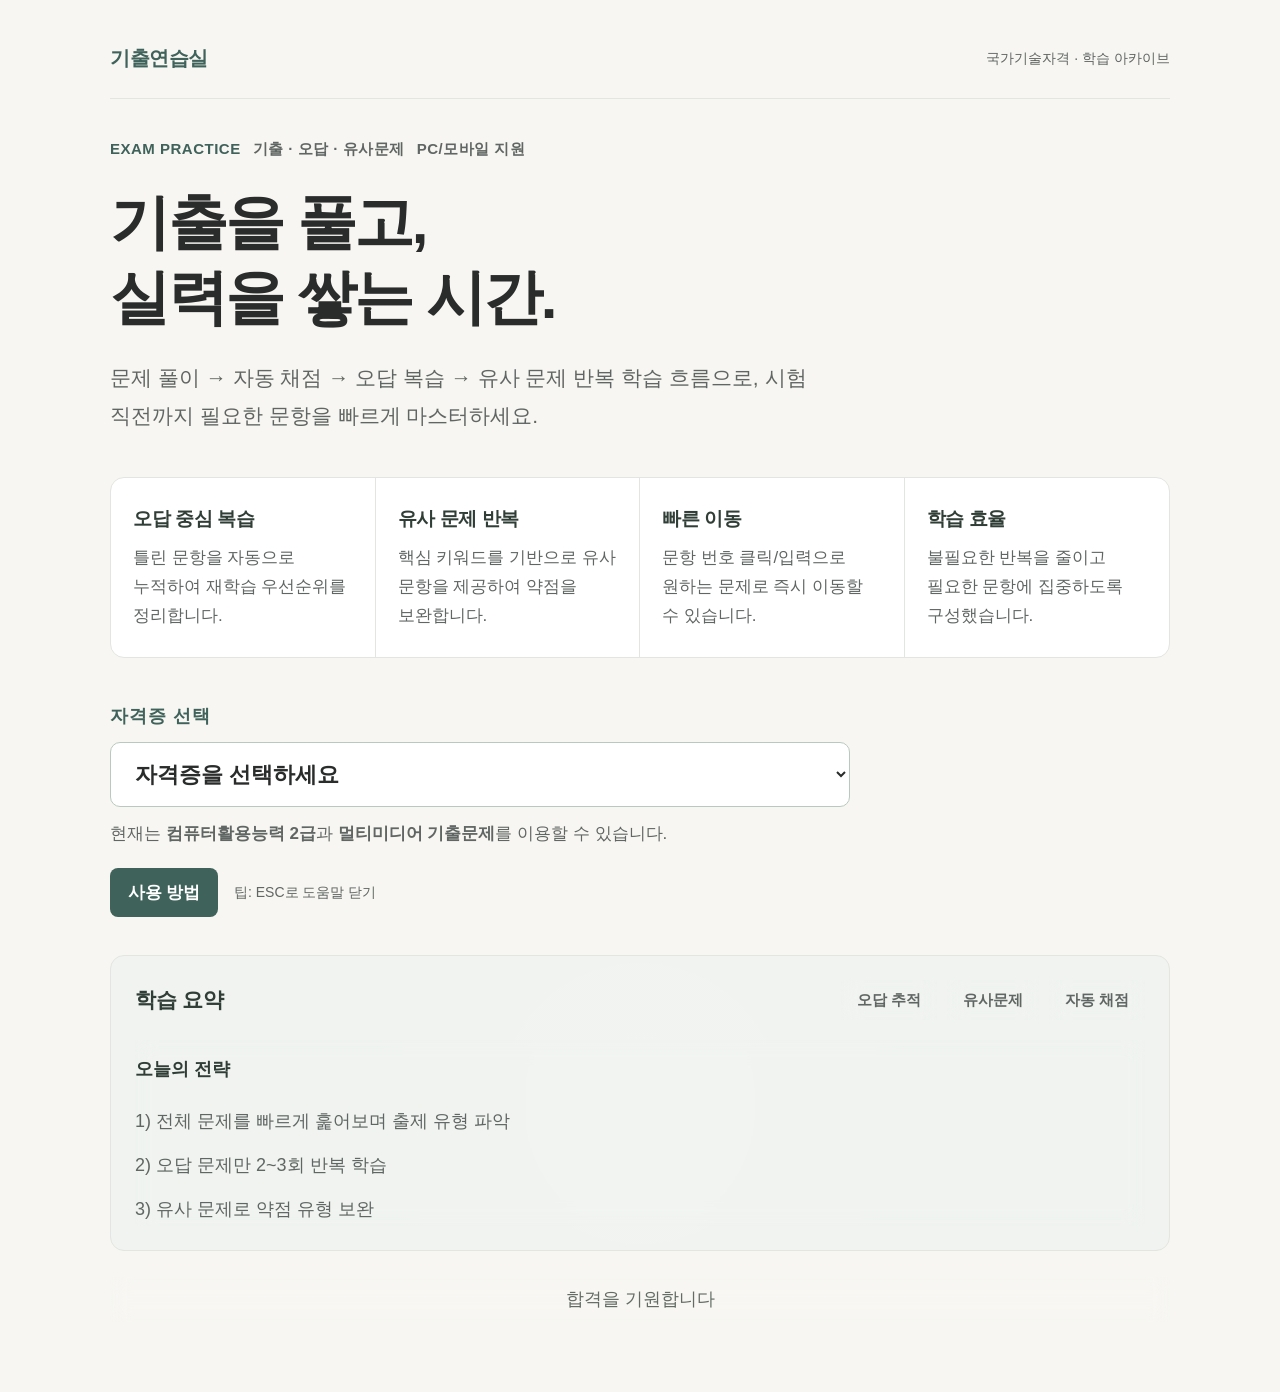
<file: index.html>
<!DOCTYPE html>
<html lang="ko">
<head>
<meta charset="utf-8"/>
<meta content="width=device-width, initial-scale=1" name="viewport"/>
<title>기출연습실 | 국가기술자격 기출문제</title>
<style>
@import url('https://fonts.googleapis.com/css2?family=Inter:wght@400;500;600;700;800;900&display=swap');

:root{
  --bg: linear-gradient(135deg, #667eea 0%, #764ba2 100%);
  --card:#ffffff;
  --text:#1a202c;
  --muted:#4a5568;
  --muted2:#718096;
  --line:#e2e8f0;

  /* Accent (default) */
  --accent:#6366f1;
  --accent-soft:#eef2ff;
  --accent-text:#4c51bf;
  --accent-gradient: linear-gradient(135deg, #667eea 0%, #764ba2 100%);

  --shadow:0 20px 60px rgba(0,0,0,.12);
  --shadow-lg:0 30px 80px rgba(0,0,0,.18);
  --radius:24px;
  --radius2:16px;
}

/* Per-cert accent mapping */
:root[data-cert="컴퓨터활용능력 1급"]{
  --accent:#0ea5e9;
  --accent-soft:#e0f2fe;
  --accent-text:#0369a1;
  --accent-gradient: linear-gradient(135deg, #06b6d4 0%, #3b82f6 100%);
}
:root[data-cert="컴퓨터활용능력 2급"]{
  --accent:#8b5cf6;
  --accent-soft:#f3e8ff;
  --accent-text:#6d28d9;
  --accent-gradient: linear-gradient(135deg, #8b5cf6 0%, #6366f1 100%);
}
:root[data-cert="정보처리기사"]{
  --accent:#10b981;
  --accent-soft:#d1fae5;
  --accent-text:#047857;
  --accent-gradient: linear-gradient(135deg, #10b981 0%, #059669 100%);
}
:root[data-cert="정보처리산업기사"]{
  --accent:#f59e0b;
  --accent-soft:#fef3c7;
  --accent-text:#d97706;
  --accent-gradient: linear-gradient(135deg, #fbbf24 0%, #f59e0b 100%);
}
:root[data-cert="사무자동화산업기사"]{
  --accent:#ef4444;
  --accent-soft:#fee2e2;
  --accent-text:#dc2626;
  --accent-gradient: linear-gradient(135deg, #f87171 0%, #ef4444 100%);
}

*{box-sizing:border-box;margin:0;padding:0;}
html,body{height:100%}
body{
  margin:0;
  background: var(--bg);
  color:var(--text);
  font-family: 'Inter', -apple-system, BlinkMacSystemFont, 'Segoe UI', sans-serif;
  line-height:1.6;
  overflow-x: hidden;
}

/* Animated background */
.page-bg{
  min-height:100%;
  display:flex;
  justify-content:center;
  padding:60px 20px;
  position: relative;
  background: linear-gradient(135deg, #667eea 0%, #764ba2 100%);
}

.page-bg::before {
  content: '';
  position: absolute;
  top: 0;
  left: 0;
  right: 0;
  bottom: 0;
  background: 
    radial-gradient(circle at 20% 50%, rgba(255,255,255,0.1) 0%, transparent 50%),
    radial-gradient(circle at 80% 80%, rgba(255,255,255,0.08) 0%, transparent 50%);
  animation: float 20s ease-in-out infinite;
}

@keyframes float {
  0%, 100% { opacity: 0.3; transform: translateY(0px); }
  50% { opacity: 0.5; transform: translateY(-20px); }
}

.canvas{
  width:100%;
  max-width:1100px;
  background:var(--card);
  border-radius:var(--radius);
  box-shadow:var(--shadow-lg);
  padding:60px 70px;
  position: relative;
  z-index: 1;
  backdrop-filter: blur(20px);
}

@media (max-width:768px){
  .canvas{padding:40px 28px}
  .page-bg{padding:40px 16px;}
}

/* AI Icon decoration */
.ai-icon-deco {
  position: absolute;
  top: -30px;
  right: 40px;
  width: 80px;
  height: 80px;
  background: var(--accent-gradient);
  border-radius: 20px;
  display: flex;
  align-items: center;
  justify-content: center;
  box-shadow: 0 20px 40px rgba(0,0,0,0.15);
  animation: pulse 3s ease-in-out infinite;
}

@keyframes pulse {
  0%, 100% { transform: scale(1); }
  50% { transform: scale(1.05); }
}

.ai-icon-deco svg {
  width: 45px;
  height: 45px;
  color: white;
}

/* Badges */
.badge-row{
  display:flex;
  flex-wrap:wrap;
  gap:12px;
  justify-content:flex-start;
  margin-bottom:32px;
}
.badge{
  display:inline-flex;
  align-items:center;
  gap:8px;
  padding:10px 18px;
  border-radius:999px;
  border:none;
  background: rgba(255,255,255,0.9);
  color:var(--muted);
  font-size:14px;
  font-weight:600;
  box-shadow: 0 4px 12px rgba(0,0,0,0.08);
  transition: all 0.3s ease;
}

.badge:hover {
  transform: translateY(-2px);
  box-shadow: 0 6px 20px rgba(0,0,0,0.12);
}

.badge.primary{
  background: var(--accent-gradient);
  color: white;
  font-weight: 700;
}

.badge .dot{
  width:8px;
  height:8px;
  border-radius:50%;
  background: currentColor;
  animation: blink 2s ease-in-out infinite;
}

@keyframes blink {
  0%, 100% { opacity: 1; }
  50% { opacity: 0.3; }
}

/* Title - 수정된 부분 */
.hero-title{
  margin:8px 0 24px;
}

.title-main{
  font-size:48px;
  font-weight:900;
  background: linear-gradient(135deg, #667eea 0%, #764ba2 50%, #f093fb 100%);
  -webkit-background-clip: text;
  -webkit-text-fill-color: transparent;
  background-clip: text;
  letter-spacing:-1.2px;
  line-height: 1.2;
  margin-bottom: 12px;
  position: relative;
  animation: gradient-shift 8s ease-in-out infinite;
  background-size: 200% 200%;
}

@keyframes gradient-shift {
  0%, 100% { background-position: 0% 50%; }
  50% { background-position: 100% 50%; }
}

@media (max-width:768px){
  .title-main{font-size:32px; letter-spacing:-0.8px;}
}

/* Intro - 수정된 부분 */
.intro{
  color:var(--muted);
  font-size:15px;
  line-height: 1.7;
  margin:0 0 40px;
  max-width:70ch;
  font-weight: 500;
}

/* Feature cards */
.feature-grid{
  display:grid;
  grid-template-columns:repeat(2,minmax(0,1fr));
  gap:20px;
  margin:32px 0 40px;
}

@media (max-width:768px){
  .feature-grid{grid-template-columns:1fr}
}

.feature{
  border:none;
  border-radius:var(--radius2);
  padding:28px 24px;
  background: linear-gradient(135deg, rgba(255,255,255,0.95) 0%, rgba(249,250,251,0.95) 100%);
  box-shadow: 0 8px 24px rgba(0,0,0,0.06);
  transition: all 0.3s ease;
  position: relative;
  overflow: hidden;
}

.feature::before {
  content: '';
  position: absolute;
  top: 0;
  left: 0;
  width: 4px;
  height: 100%;
  background: var(--accent-gradient);
  opacity: 0;
  transition: opacity 0.3s ease;
}

.feature:hover {
  transform: translateY(-4px);
  box-shadow: 0 16px 40px rgba(0,0,0,0.12);
}

.feature:hover::before {
  opacity: 1;
}

.feature .head{
  display:flex;
  gap:14px;
  align-items:center;
  margin-bottom:12px;
}

.feature .icon{
  width:48px;
  height:48px;
  border-radius:12px;
  background: var(--accent-gradient);
  display: flex;
  align-items: center;
  justify-content: center;
  flex-shrink: 0;
  box-shadow: 0 8px 16px rgba(0,0,0,0.1);
}

.feature .icon::after {
  content: '✓';
  color: white;
  font-size: 24px;
  font-weight: bold;
}

.feature b{
  font-size:18px;
  font-weight:700;
  color: var(--text);
}

.feature p{
  margin:0;
  color:var(--muted);
  font-size:14px;
  line-height: 1.6;
  padding-left: 62px;
}

/* Cert dropdown */
.cert-title{
  margin:16px 0 16px;
  font-size:16px;
  color:var(--text);
  font-weight:700;
}

.cert-select-wrap{
  display:flex;
  flex-direction:column;
  gap:12px;
  margin-bottom: 24px;
}

.cert-select-wrap select{
  width:100%;
  padding:18px 20px;
  border-radius:16px;
  border:2px solid rgba(226,232,240,0.8);
  background:#fff;
  font-weight:600;
  font-size:16px;
  color:var(--text);
  transition:all .3s ease;
  cursor: pointer;
  font-family: 'Inter', sans-serif;
}

.cert-select-wrap select:hover{
  border-color: var(--accent);
  box-shadow:0 8px 24px rgba(0,0,0,0.08);
}

.cert-select-wrap select:focus{
  outline:none;
  border-color: var(--accent);
  box-shadow:0 0 0 4px rgba(99,102,241,.15);
}

.cert-select-hint{
  font-size:14px;
  color:var(--muted);
  line-height:1.6;
  font-weight: 500;
}

/* Study summary */
.study-summary{
  margin-top:48px;
  border-radius:20px;
  border:none;
  background: linear-gradient(135deg, #1a202c 0%, #2d3748 100%);
  padding:32px;
  box-shadow: 0 20px 60px rgba(0,0,0,0.2);
  position: relative;
  overflow: hidden;
}

.study-summary::before {
  content: '';
  position: absolute;
  top: -50%;
  right: -50%;
  width: 200%;
  height: 200%;
  background: radial-gradient(circle, rgba(255,255,255,0.05) 0%, transparent 70%);
  animation: rotate 20s linear infinite;
}

@keyframes rotate {
  from { transform: rotate(0deg); }
  to { transform: rotate(360deg); }
}

.summary-top{
  display:flex;
  align-items:center;
  justify-content:space-between;
  gap:10px;
  margin-bottom:20px;
  position: relative;
  z-index: 1;
}

.summary-top h2{
  margin:0;
  font-size:18px;
  font-weight: 700;
  color: white;
  letter-spacing:-0.3px;
}

.summary-tabs{
  display:flex;
  gap:10px;
  flex-wrap:wrap;
}

.tab{
  font-size:13px;
  padding:8px 16px;
  border-radius:999px;
  border:1px solid rgba(255,255,255,0.2);
  background: rgba(255,255,255,0.1);
  color: rgba(255,255,255,0.8);
  font-weight:600;
  backdrop-filter: blur(10px);
}

.preview-box{
  background: rgba(0,0,0,0.3);
  color:#fff;
  border-radius:16px;
  padding:28px;
  border:1px solid rgba(255,255,255,0.1);
  position: relative;
  z-index: 1;
  backdrop-filter: blur(10px);
}

.preview-head{
  display:flex;
  align-items:center;
  gap:12px;
  margin-bottom:20px;
}

.dots{display:flex;gap:6px}
.dots i{
  width:12px;
  height:12px;
  border-radius:50%;
  background:rgba(255,255,255,0.3);
  display:block;
}

.preview-title{
  font-weight:800;
  font-size: 18px;
  color:#fff;
}

.preview-box .line{
  margin:0;
  font-size:15px;
  color:rgba(255,255,255,0.9);
  line-height: 1.8;
  font-weight: 500;
}

.preview-box .line + .line{
  margin-top:10px;
}

/* Actions */
.actions{
  display:flex;
  gap:16px;
  align-items:center;
  margin-top:12px;
}

.btn{
  border-radius:12px;
  padding:14px 24px;
  border:2px solid rgba(226,232,240,0.8);
  background:#fff;
  cursor:pointer;
  font-weight:700;
  font-size:14px;
  font-family: 'Inter', sans-serif;
  transition: all 0.3s ease;
}

.btn:hover{
  background: var(--accent-gradient);
  color: white;
  border-color: transparent;
  transform: translateY(-2px);
  box-shadow: 0 8px 20px rgba(0,0,0,0.15);
}

.mini{
  color:var(--muted2);
  font-size:13px;
  font-weight: 500;
}

/* Modal */
.modal{
  position:fixed;
  inset:0;
  display:none;
  align-items:center;
  justify-content:center;
  padding:20px;
  background:rgba(0,0,0,0.6);
  backdrop-filter: blur(8px);
  z-index:9999;
}

.modal-card{
  width:min(600px,100%);
  background:#fff;
  border-radius:24px;
  border:none;
  box-shadow:0 40px 80px rgba(0,0,0,0.3);
  padding:40px;
  animation: modalSlide 0.3s ease;
}

@keyframes modalSlide {
  from {
    opacity: 0;
    transform: translateY(-20px);
  }
  to {
    opacity: 1;
    transform: translateY(0);
  }
}

.modal-card h3{
  margin:0 0 20px;
  font-size:24px;
  font-weight: 800;
  letter-spacing:-0.5px;
}

.modal-card ul{
  margin:0;
  padding-left:0;
  list-style: none;
}

.modal-card ul li {
  padding: 12px 0 12px 32px;
  color:var(--muted);
  font-size:15px;
  line-height: 1.6;
  position: relative;
}

.modal-card ul li::before {
  content: '✓';
  position: absolute;
  left: 0;
  color: var(--accent);
  font-weight: bold;
  font-size: 18px;
}

.help-actions{
  display:flex;
  justify-content:flex-end;
  margin-top:24px;
}

/* Content */
#content{
  display:none;
  height:100vh;
  background:var(--bg);
}

#content iframe{
  width:100%;
  height:100%;
  border:0;
  display:block;
  background:#fff;
}

/* Admin controls */
.admin-row{
  display:flex;
  align-items:center;
  justify-content:flex-end;
  gap:12px;
  margin:8px 0 20px;
}

.admin-reset{
  padding:12px 18px;
  border-radius:12px;
  border:2px solid rgba(226,232,240,0.8);
  background:#fff;
  color:var(--muted);
  font-weight:600;
  font-size:14px;
  cursor:pointer;
  font-family: 'Inter', sans-serif;
  transition: all 0.3s ease;
}

.admin-reset:hover{
  border-color: var(--accent);
  box-shadow:0 8px 20px rgba(0,0,0,0.1);
  transform: translateY(-2px);
}

.admin-note{
  font-size:13px;
  color:var(--muted2);
  font-weight: 500;
}

.admin-only{display:none;}
body.admin-mode .admin-only{display:flex;}

/* Wish message animation - 수정된 부분 */
.wish-wrap{
  margin-top: 80px;
  display: flex;
  justify-content: center;
  align-items: center;
  gap: 20px;
  padding: 32px;
  background: linear-gradient(135deg, rgba(102,126,234,0.08) 0%, rgba(118,75,162,0.08) 100%);
  border-radius: 20px;
  border: 1px solid rgba(102,126,234,0.15);
  backdrop-filter: blur(10px);
  position: relative;
  overflow: hidden;
}

.wish-wrap::before {
  content: '';
  position: absolute;
  top: 0;
  left: -100%;
  width: 100%;
  height: 100%;
  background: linear-gradient(90deg, transparent, rgba(255,255,255,0.3), transparent);
  animation: shine 3s infinite;
}

@keyframes shine {
  0% { left: -100%; }
  50%, 100% { left: 100%; }
}

.wish-text{
  font-size: 28px;
  font-weight: 800;
  background: linear-gradient(135deg, #667eea 0%, #764ba2 50%, #f093fb 100%);
  -webkit-background-clip: text;
  -webkit-text-fill-color: transparent;
  background-clip: text;
  letter-spacing: -0.5px;
  font-family: 'Inter', sans-serif;
  background-size: 200% 200%;
  animation: gradient-text 4s ease-in-out infinite;
}

@keyframes gradient-text {
  0%, 100% { background-position: 0% 50%; }
  50% { background-position: 100% 50%; }
}

.wish-icon{
  font-size: 32px;
  animation: float-icon 3s ease-in-out infinite;
  filter: drop-shadow(0 4px 12px rgba(102,126,234,0.3));
}

@keyframes float-icon {
  0%, 100% { transform: translateY(0px) rotate(0deg); }
  50% { transform: translateY(-10px) rotate(5deg); }
}

@media (max-width:768px){
  .wish-wrap{
    margin-top: 60px;
    padding: 24px;
  }
  .wish-text{
    font-size: 22px;
  }
  .wish-icon{
    font-size: 28px;
  }
}

/* Home buttons */
.home-float{
  position:fixed;
  top:20px;
  left:20px;
  z-index:10000;
  display:none;
  align-items:center;
  gap:8px;
  padding:12px 20px;
  border-radius:999px;
  border:none;
  background: rgba(255,255,255,0.95);
  color:var(--accent-text);
  box-shadow:0 12px 28px rgba(0,0,0,0.15);
  cursor:pointer;
  font-weight:700;
  font-size:14px;
  backdrop-filter: blur(20px);
  transition: all 0.3s ease;
}

.home-float:hover{
  transform:translateY(-2px);
  box-shadow:0 16px 40px rgba(0,0,0,0.2);
}

.mobile-home-fab{
  position:fixed;
  left:50%;
  bottom:24px;
  transform:translateX(-50%);
  width:56px;
  height:56px;
  border-radius:50%;
  border:none;
  background: var(--accent-gradient);
  color:#fff;
  box-shadow:0 16px 36px rgba(0,0,0,0.2);
  display:none;
  align-items:center;
  justify-content:center;
  cursor:pointer;
  z-index:10000;
  transition:all .3s ease;
}

.mobile-home-fab:hover{
  transform:translateX(-50%) translateY(-4px);
  box-shadow:0 20px 48px rgba(0,0,0,0.25);
}

body.quiz-mode .home-float{display:flex;}

@media (max-width:768px){
  body.quiz-mode .home-float{display:none;}
  body.quiz-mode .mobile-home-fab{display:flex;}
}

@media (min-width:769px){
  body.quiz-mode .mobile-home-fab{display:none;}
}

.home-float svg{width:18px;height:18px;}
.mobile-home-fab svg{width:24px;height:24px;}

/* Width alignment */
.summary-wrap{width:100%;}
.strategy-box{width:100%;max-width:none;margin:0;box-sizing:border-box;}

/* Hide summary header on start page */
body:not(.quiz-mode) .summary-wrap .summary-header,
body:not(.quiz-mode) .summary-wrap .summary-top,
body:not(.quiz-mode) .summary-wrap .summary-title{
  display:none !important;
}

body:not(.quiz-mode) .summary-wrap > *{
  display:none !important;
}

body:not(.quiz-mode) .summary-wrap .strategy-box{
  display:block !important;
}

body:not(.quiz-mode) .summary-wrap{
  padding:24px;
}

body:not(.quiz-mode) .study-summary{
  background: linear-gradient(135deg, #1a202c 0%, #2d3748 100%) !important;
  border:none !important;
  box-shadow: 0 20px 60px rgba(0,0,0,0.2) !important;
  padding:0 !important;
}

body:not(.quiz-mode) .study-summary .summary-top{
  display:none !important;
}

body:not(.quiz-mode) .study-summary .preview-box{
  width:100% !important;
  max-width:none !important;
  margin:0 !important;
}

@media (min-width:769px){
  body.quiz-mode .home-float .home-text{display:none !important;}
  body.quiz-mode .home-float{gap:0 !important; padding:14px 16px !important;}
}

</style>
<link rel="stylesheet" href="design.css?v=20261019-choose-group-107">
</head>
<body class="home-theme">

<!-- Start / Landing -->
<section aria-label="시작 페이지" id="landing">
<div class="page-bg">
<main class="canvas">
<div class="home-brand">기출연습실 <span>국가기술자격 · 학습 아카이브</span></div>

<!-- AI Icon Decoration -->
<div class="ai-icon-deco">
  <svg viewBox="0 0 24 24" fill="none" stroke="currentColor" stroke-width="2" stroke-linecap="round" stroke-linejoin="round">
    <path d="M12 2L2 7l10 5 10-5-10-5z"></path>
    <path d="M2 17l10 5 10-5"></path>
    <path d="M2 12l10 5 10-5"></path>
  </svg>
</div>

<div aria-label="특징 요약" class="badge-row">
<div class="badge primary"><span aria-hidden="true" class="dot"></span>EXAM PRACTICE</div>
<div class="badge">기출 · 오답 · 유사문제</div>
<div class="badge">PC/모바일 지원</div>
</div>

<header aria-label="서비스 제목" class="hero-title">
  <div class="title-main">기출을 풀고,<br>실력을 쌓는 시간.</div>
</header>

<p class="intro">
문제 풀이 → 자동 채점 → 오답 복습 → 유사 문제 반복 학습 흐름으로, 시험 직전까지 필요한 문항을 빠르게 마스터하세요.
</p>

<section aria-label="핵심 기능" class="feature-grid">
<div class="feature">
<div class="head"><span aria-hidden="true" class="icon"></span><b>오답 중심 복습</b></div>
<p>틀린 문항을 자동으로 누적하여 재학습 우선순위를 정리합니다.</p>
</div>

<div class="feature">
<div class="head"><span aria-hidden="true" class="icon"></span><b>유사 문제 반복</b></div>
<p>핵심 키워드를 기반으로 유사 문항을 제공하여 약점을 보완합니다.</p>
</div>

<div class="feature">
<div class="head"><span aria-hidden="true" class="icon"></span><b>빠른 이동</b></div>
<p>문항 번호 클릭/입력으로 원하는 문제로 즉시 이동할 수 있습니다.</p>
</div>

<div class="feature">
<div class="head"><span aria-hidden="true" class="icon"></span><b>학습 효율</b></div>
<p>불필요한 반복을 줄이고 필요한 문항에 집중하도록 구성했습니다.</p>
</div>
</section>

<div class="cert-title">자격증 선택</div>

<div class="cert-select-wrap" aria-label="자격증 선택 드롭다운">
  <select id="certSelect">
    <option value="" selected>자격증을 선택하세요</option>
    <option value="컴퓨터활용능력 1급">컴퓨터활용능력 1급</option>
    <option value="컴퓨터활용능력 2급">컴퓨터활용능력 2급</option>
    <option value="멀티미디어 기출문제">멀티미디어 기출문제</option>
    <option value="정보처리기사">정보처리기사</option>
    <option value="정보처리산업기사">정보처리산업기사</option>
    <option value="사무자동화산업기사">사무자동화산업기사</option>
  </select>
  <div class="cert-select-hint" id="certSelectHint">현재는 <b>컴퓨터활용능력 2급</b>과 <b>멀티미디어 기출문제</b>를 이용할 수 있습니다.</div>
</div>

<div class="admin-row admin-only">
<button class="admin-reset" id="adminReset" type="button">선택 과목 초기화</button>
<button class="admin-reset" id="adminToggleLock" type="button">선택 과목 잠금/해제</button>
<span class="admin-note">관리자용</span>
</div>

<div class="actions">
<button class="btn" onclick="openHelp()" type="button">사용 방법</button>
<span class="mini">팁: ESC로 도움말 닫기</span>
</div>

<!-- Study summary -->
<section aria-label="학습 요약" class="study-summary">
<div class="summary-top">
<h2>학습 요약</h2>
<div aria-label="요약 탭" class="summary-tabs">
<div class="tab">오답 추적</div>
<div class="tab">유사문제</div>
<div class="tab">자동 채점</div>
</div>
</div>

<div aria-label="오늘의 전략" class="preview-box">
<div class="preview-head">
<div aria-hidden="true" class="dots"><i></i><i></i><i></i></div>
<div class="preview-title">오늘의 전략</div>
</div>
<p class="line">1) 전체 문제를 빠르게 훑어보며 출제 유형 파악</p>
<p class="line">2) 오답 문제만 2~3회 반복
학습</p>
<p class="line">3) 유사 문제로 약점 유형 보완</p>
</div>
</section>
<!-- 수정된 합격 메시지 부분 -->
<div class="wish-wrap">
  <span class="wish-text">합격을 기원합니다</span>
  <span class="wish-icon">✨</span>
</div>
</main>
</div>
</section>
<!-- Help Modal -->
<div aria-label="사용 방법" aria-modal="true" class="modal" id="helpModal" role="dialog">
<div class="modal-card">
<h3>사용 방법</h3>
<ul>
<li><b>자격증 선택</b>에서 과목을 선택하면 문제 화면으로 이동합니다.</li>
<li>문제 화면에서는 <b>자동 채점</b>과 <b>오답 추적</b>, <b>유사 문제</b> 기능을 이용할 수 있습니다.</li>
<li>문항 번호 클릭/입력으로 <b>빠른 이동</b>이 가능합니다.</li>
</ul>
<div class="help-actions">
<button class="btn" onclick="closeHelp()" type="button">닫기</button>
</div>
</div>
</div>
<!-- Content -->
<div id="content">
<iframe id="appFrame" src="munje.html?v=20261019-choose-group-107" title="문제 풀이 화면"></iframe>
</div>
<!-- Home buttons -->
<button class="home-float" id="goHomeBtn" type="button" title="시작페이지로 돌아가기" aria-label="시작페이지로 돌아가기">
  <span class="home-svg" aria-hidden="true">
    <svg viewBox="0 0 24 24" fill="none" stroke="currentColor" stroke-width="2" stroke-linecap="round" stroke-linejoin="round">
      <path d="M3 10.5 12 3l9 7.5"></path>
      <path d="M5 10v10a1 1 0 0 0 1 1h4v-6h4v6h4a1 1 0 0 0 1-1V10"></path>
    </svg>
  </span>
  <span class="home-text">시작페이지</span>
</button>
<button class="mobile-home-fab" id="goHomeBtnMobile" type="button" aria-label="시작페이지로 돌아가기" title="시작페이지로 돌아가기">
  <span class="home-svg" aria-hidden="true">
    <svg viewBox="0 0 24 24" fill="none" stroke="currentColor" stroke-width="2" stroke-linecap="round" stroke-linejoin="round">
      <path d="M3 10.5 12 3l9 7.5"></path>
      <path d="M5 10v10a1 1 0 0 0 1 1h4v-6h4v6h4a1 1 0 0 0 1-1V10"></path>
    </svg>
  </span>
</button>
<script>
const STORAGE_KEY = 'selectedCert';
const LOCK_KEY = 'lockedCerts';

function applyCertTheme(cert){
  if(cert) document.documentElement.setAttribute('data-cert', cert);
  else document.documentElement.removeAttribute('data-cert');
}

function startApp(cert){
  const landing = document.getElementById('landing');
  const content = document.getElementById('content');
  if(landing) landing.style.display='none';
  if(content) content.style.display='block';
  document.body.classList.add('quiz-mode');

  // 선택한 학습 콘텐츠를 문제 화면에 표시
  const fr = document.getElementById('appFrame');
  if(fr) fr.setAttribute('src', cert === '멀티미디어 기출문제' ? 'multimedia_quiz.html?v=20261019-choose-group-107' : 'munje.html?v=20261019-choose-group-107');
}

function notReady(name){
  alert(name + '는 준비 중입니다. 현재는 컴퓨터활용능력 2급과 멀티미디어 기출문제를 이용할 수 있습니다.');
}

function openHelp(){
  const m = document.getElementById('helpModal');
  if(m) m.style.display='flex';
}

function closeHelp(){
  const m = document.getElementById('helpModal');
  if(m) m.style.display='none';
}

document.addEventListener('keydown', function(e){
  if(e.key === 'Escape') closeHelp();
});

function getLockedSet(){
  try{
    const arr = JSON.parse(localStorage.getItem(LOCK_KEY) || '[]');
    return new Set(Array.isArray(arr) ? arr : []);
  }catch{
    return new Set();
  }
}

function saveLockedSet(set){
  localStorage.setItem(LOCK_KEY, JSON.stringify([...set]));
}

function isLockedCert(cert){
  return getLockedSet().has(cert);
}

function setActiveByCert(cert){
  const sel = document.getElementById('certSelect');
  if(!sel) return;
  sel.value = cert || '';
}

function updateSelectLockState(){
  const locked = getLockedSet();
  const sel = document.getElementById('certSelect');
  if(!sel) return;

  [...sel.options].forEach(opt => {
    if(opt.value === '') return;
    opt.textContent = opt.value;
    const isLocked = locked.has(opt.value);
    opt.disabled = isLocked;
    if(isLocked) opt.textContent = opt.value + ' (잠김)';
  });
}

function applyLocksFromStorage(){
  updateSelectLockState();
}

function actionForCert(cert){
  if(cert === '컴퓨터활용능력 2급' || cert === '멀티미디어 기출문제') return 'startApp';
  return 'notReady';
}

document.addEventListener('DOMContentLoaded', () => {
  const sel = document.getElementById('certSelect');
  
  applyLocksFromStorage();
  
  if(sel){
    localStorage.removeItem(STORAGE_KEY);
    sel.value = '';
    applyCertTheme('');
  }
  
  let lastValid = '';

  if(sel){
    sel.addEventListener('change', () => {
      const cert = sel.value || '';

      if(cert && isLockedCert(cert)){
        alert('현재 관리자 설정으로 잠금 처리된 과목입니다.');
        sel.value = lastValid || '';
        return;
      }

      localStorage.setItem(STORAGE_KEY, cert);
      applyCertTheme(cert);
      lastValid = cert;

      const action = actionForCert(cert);
      if(action === 'startApp'){
        startApp(cert);
      }else if(cert){
        notReady(cert);
      }
    });
  }

  const resetBtn = document.getElementById('adminReset');
  if(resetBtn){
    resetBtn.addEventListener('click', () => {
      localStorage.removeItem(STORAGE_KEY);
      if(sel) sel.value = '';
      lastValid = '';
      applyCertTheme('');

      const landing = document.getElementById('landing');
      const content = document.getElementById('content');
      if(content) content.style.display='none';
      if(landing) landing.style.display='block';
    });
  }

  const toggleBtn = document.getElementById('adminToggleLock');
  if(toggleBtn){
    toggleBtn.addEventListener('click', () => {
      const cert = (sel && sel.value) ? sel.value : '';
      if(!cert){
        alert('잠금/해제할 과목을 먼저 선택하세요.');
        return;
      }

      const locked = getLockedSet();
      const willLock = !locked.has(cert);
      if(willLock) locked.add(cert);
      else locked.delete(cert);

      saveLockedSet(locked);
      applyLocksFromStorage();

      if(willLock){
        localStorage.removeItem(STORAGE_KEY);
        if(sel) sel.value = '';
        lastValid = '';
        applyCertTheme('');
      }else{
        localStorage.setItem(STORAGE_KEY, cert);
        if(sel) sel.value = cert;
        lastValid = cert;
        applyCertTheme(cert);
      }
    });
  }
});

function isInQuizMode(){
  const content = document.getElementById('content');
  if(!content) return false;
  const style = window.getComputedStyle(content);
  return style.display !== 'none' && style.visibility !== 'hidden' && style.opacity !== '0';
}

function goHomeSmart(){
  if(isInQuizMode()){
    const ok = confirm('문제 풀이 중입니다. 정말 시작페이지로 돌아가시겠습니까?');
    if(!ok) return;
  }

  const content = document.getElementById('content');
  if(content) content.style.display = 'none';

  const landing = document.getElementById('landing');
  if(landing) landing.style.display = 'block';

  document.body.classList.remove('quiz-mode');

  const certSelect = document.getElementById('certSelect');
  if(certSelect) certSelect.value = '';

  window.scrollTo({ top: 0, behavior: 'smooth' });
}

document.getElementById('goHomeBtn')?.addEventListener('click', goHomeSmart);
document.getElementById('goHomeBtnMobile')?.addEventListener('click', goHomeSmart);

// Admin mode
(function(){
  const ADMIN_KEY = 'adminMode';
  const params = new URLSearchParams(location.search);
  const urlAdmin = params.get('admin') === '1';
  const storedAdmin = localStorage.getItem(ADMIN_KEY) === '1';

  function applyAdminMode(isOn){
    document.body.classList.toggle('admin-mode', isOn);
    localStorage.setItem(ADMIN_KEY, isOn ? '1' : '0');
  }

  if (urlAdmin) applyAdminMode(true);
  else applyAdminMode(storedAdmin);

  window.addEventListener('keydown', (e) => {
    if (e.ctrlKey && e.altKey && (e.key === 'a' || e.key === 'A')) {
      e.preventDefault();
      applyAdminMode(!document.body.classList.contains('admin-mode'));
    }
  });
})();
</script>
</body>
</html>
</file>
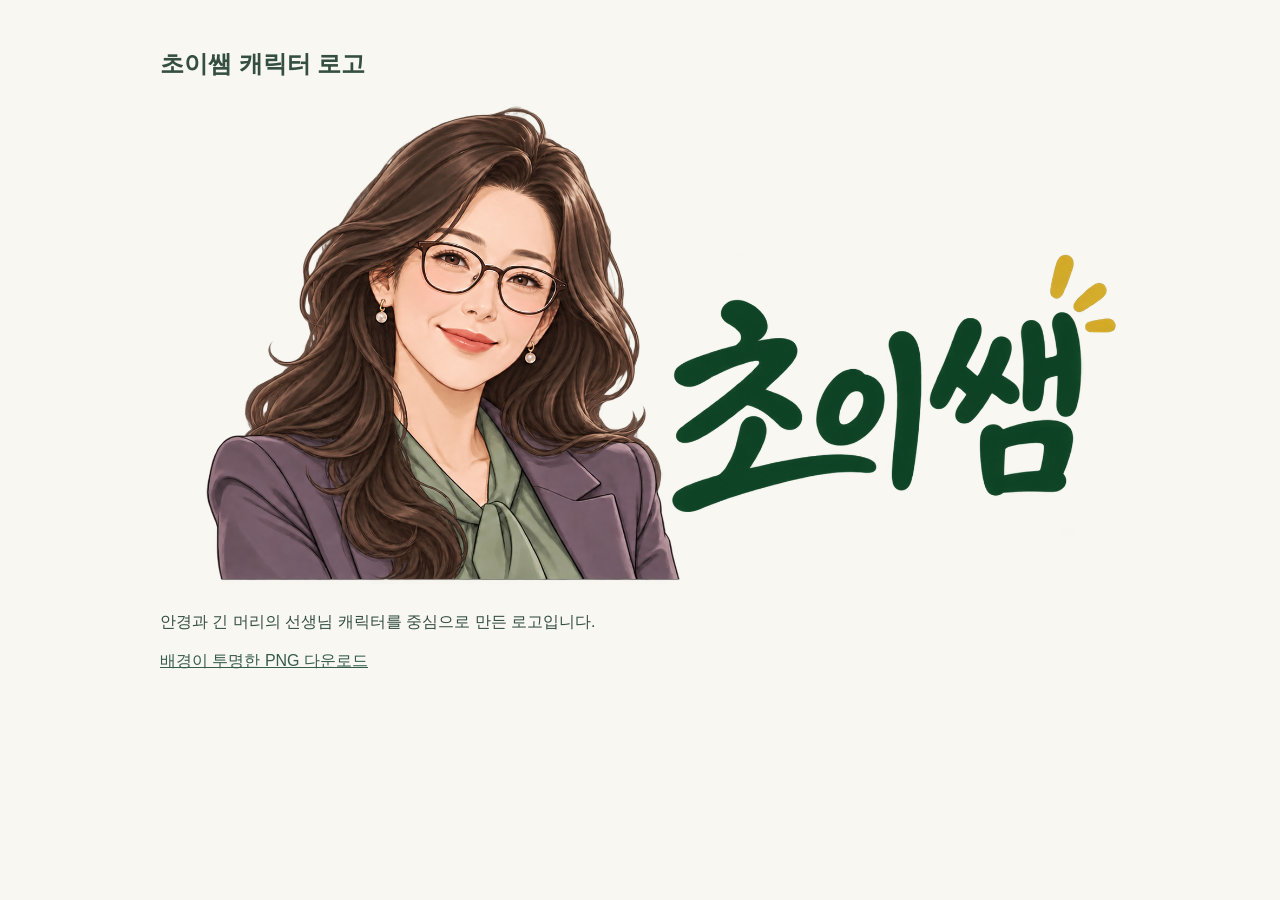
<file: choi-logo.html>
<!doctype html><html lang="ko"><head><meta charset="utf-8"><meta name="viewport" content="width=device-width,initial-scale=1"><title>초이쌤 로고</title><style>body{margin:0;background:#f8f7f2;color:#344e40;font-family:'Malgun Gothic',sans-serif}main{max-width:960px;margin:0 auto;padding:32px 20px}h1{font-size:24px}img{display:block;width:100%;height:auto;margin:24px 0}p{line-height:1.7}a{color:#365c4b}</style></head><body><main><h1>초이쌤 캐릭터 로고</h1><img src="assets/logos/choi-ssaem-logo.png" alt="안경과 긴 머리의 여성 선생님 캐릭터와 초이쌤 손글씨 로고"><p>안경과 긴 머리의 선생님 캐릭터를 중심으로 만든 로고입니다.</p><a href="assets/logos/choi-ssaem-logo.png" download>배경이 투명한 PNG 다운로드</a></main></body></html>
</file>
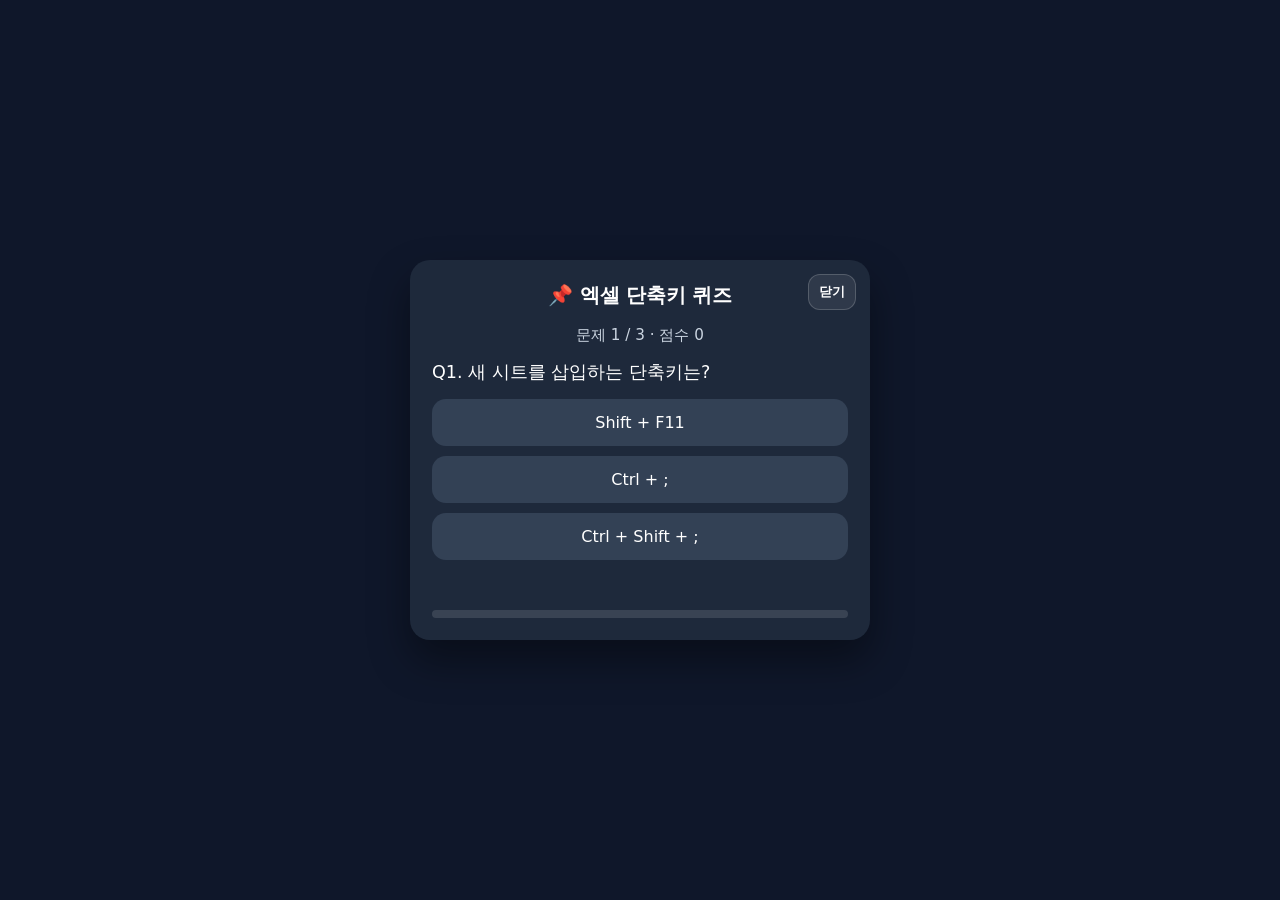
<file: excel_shortcut_quiz.html>
<!doctype html>
<html lang="ko">
<head>
<meta charset="utf-8">
<meta name="viewport" content="width=device-width, initial-scale=1">
<title>엑셀 단축키 퀴즈</title>

<style>
  :root{
    --bg:#0f172a;
    --card:#1e293b;
    --text:#ffffff;
    --muted:#cbd5e1;
    --opt:#334155;
    --opt-hover:#475569;
    --ok:#16a34a;
    --bad:#dc2626;
    --shadow:0 20px 40px rgba(0,0,0,.4);
    --radius:20px;
  }
  *{box-sizing:border-box}
  body{
    margin:0;
    font-family: system-ui, -apple-system, "Noto Sans KR", sans-serif;
    background:var(--bg);
    color:var(--text);
    display:flex;
    justify-content:center;
    align-items:center;
    min-height:100vh;
    padding:18px;
  }
  .quiz-box{
    position:relative;
    background:var(--card);
    width:100%;
    max-width:460px;
    border-radius:var(--radius);
    padding:22px;
    box-shadow:var(--shadow);
  }
  h1{
    text-align:center;
    font-size:1.25rem;
    margin:0 0 16px 0;
    letter-spacing:-0.2px;
  }
  .meta{
    text-align:center;
    font-size:.95rem;
    color:var(--muted);
    margin-bottom:14px;
  }
  .question{
    font-size:1.1rem;
    margin:14px 0 14px 0;
    line-height:1.4;
  }
  .answers{
    display:flex;
    flex-direction:column;
    gap:10px;
    margin-top:6px;
  }
  .answer{
    background:var(--opt);
    padding:14px 12px;
    border-radius:14px;
    text-align:center;
    cursor:pointer;
    transition:transform .12s ease, background .12s ease;
    user-select:none;
    -webkit-tap-highlight-color: transparent;
  }
  .answer:active{ transform:scale(.99) }
  .answer:hover{ background:var(--opt-hover) }
  .correct{ background:var(--ok) !important; }
  .wrong{ background:var(--bad) !important; }
  #result{
    margin-top:14px;
    text-align:center;
    font-weight:700;
    min-height:1.4em;
  }
  .note{
    margin-top:10px;
    text-align:center;
    font-size:.92rem;
    color:var(--muted);
    line-height:1.35;
  }
  .progress{
    margin-top:14px;
    height:8px;
    background:rgba(255,255,255,.12);
    border-radius:999px;
    overflow:hidden;
  }
  .bar{
    height:100%;
    width:0%;
    background:rgba(255,255,255,.55);
    transition:width .25s ease;
  }
  .done{
    text-align:center;
    padding:18px 6px 6px 6px;
  }
  .done h2{
    margin:0 0 8px 0;
    font-size:1.35rem;
  }
  .btn{
    display:inline-block;
    margin-top:12px;
    background:rgba(255,255,255,.12);
    color:var(--text);
    padding:10px 14px;
    border-radius:999px;
    cursor:pointer;
    user-select:none;
    -webkit-tap-highlight-color: transparent;
  }
  .btn:hover{ background:rgba(255,255,255,.18) }

  .closeAllBtn{
    position:absolute;
    top:14px;
    right:14px;
    border:1px solid rgba(255,255,255,.18);
    background:rgba(255,255,255,.08);
    color:var(--text);
    padding:8px 10px;
    border-radius:12px;
    cursor:pointer;
    font-weight:800;
    font-size:13px;
    user-select:none;
    -webkit-tap-highlight-color: transparent;
  }
  .closeAllBtn:hover{ background:rgba(255,255,255,.14); }

</style>
</head>

<body>
  <div class="quiz-box" id="app" aria-live="polite">
    <button class="closeAllBtn" id="closeAllBtn" type="button" aria-label="닫기">닫기</button>
    <h1>📌 엑셀 단축키 퀴즈</h1>
    <div class="meta" id="meta">터치(또는 클릭)해서 정답을 선택하세요</div>

    <div class="question" id="question"></div>
    <div class="answers" id="answers"></div>

    <div id="result"></div>
    <div class="note" id="note"></div>

    <div class="progress" aria-hidden="true">
      <div class="bar" id="bar"></div>
    </div>
  </div>

<script>

  // =========================
  // 연결된 창(팝업) 전체 닫기
  // - munje.html 과 BroadcastChannel 로 통신
  // =========================
  const CHANNEL_NAME = "quiz_close_all_v1";
  const bc = ("BroadcastChannel" in window) ? new BroadcastChannel(CHANNEL_NAME) : null;

  function requestCloseAll(){
    if(bc){
      try{ bc.postMessage({ type: "closeAll" }); }catch(e){}
    }
    // 나 자신도 닫기 시도 (스크립트로 열린 창이면 정상 동작)
    try{
      window.close();
    }catch(e){}
    // 탭으로 열렸거나 브라우저 정책상 닫기 불가한 경우 안내
    setTimeout(() => {
      if(!window.closed){
        alert("브라우저 정책상 자동으로 탭을 닫을 수 없습니다.\n이 탭(창)은 직접 닫아주세요.");
      }
    }, 150);
  }

  window.addEventListener("DOMContentLoaded", () => {
    const closeBtn = document.getElementById("closeAllBtn");
    if(closeBtn) closeBtn.addEventListener("click", requestCloseAll);
  });

  if(bc){
    bc.onmessage = (ev) => {
      if(ev && ev.data && ev.data.type === "closeAll"){
        try{ window.close(); }catch(e){}
      }
    };
    window.addEventListener("beforeunload", () => {
      try{ bc.close(); }catch(e){}
    });
  }

  const quiz = [
    {
      q: "Q1. 새 시트를 삽입하는 단축키는?",
      a: ["Shift + F11", "Ctrl + ;", "Ctrl + Shift + ;"],
      c: 0,
      note: "Shift + F11 → 시트 삽입 (최대 255개까지 추가)"
    },
    {
      q: "Q2. 현재 시스템 날짜를 삽입하는 단축키는?",
      a: ["Shift + F11", "Ctrl + ;", "Ctrl + Shift + ;"],
      c: 1,
      note: "Ctrl + ; → 현재 시스템 날짜 삽입"
    },
    {
      q: "Q3. 현재 시스템 시간을 삽입하는 단축키는?",
      a: ["Shift + F11", "Ctrl + ;", "Ctrl + Shift + ;"],
      c: 2,
      note: "Ctrl + Shift + ; → 현재 시스템 시간 삽입"
    }
  ];

  let current = 0;
  let score = 0;

  const $q = document.getElementById("question");
  const $answers = document.getElementById("answers");
  const $result = document.getElementById("result");
  const $note = document.getElementById("note");
  const $meta = document.getElementById("meta");
  const $bar = document.getElementById("bar");
  const $app = document.getElementById("app");

  function setProgress(){
    const pct = Math.round((current / quiz.length) * 100);
    $bar.style.width = pct + "%";
  }

  function loadQuiz(){
    setProgress();
    $result.textContent = "";
    $note.textContent = "";
    $meta.textContent = `문제 ${current+1} / ${quiz.length}  ·  점수 ${score}`;

    $q.textContent = quiz[current].q;
    $answers.innerHTML = "";

    quiz[current].a.forEach((text, i) => {
      const div = document.createElement("div");
      div.className = "answer";
      div.textContent = text;
      div.setAttribute("role", "button");
      div.setAttribute("tabindex", "0");
      div.onclick = () => checkAnswer(div, i);
      div.onkeydown = (e) => {
        if(e.key === "Enter" || e.key === " "){
          e.preventDefault();
          checkAnswer(div, i);
        }
      };
      $answers.appendChild(div);
    });
  }

  function lockAnswers(){
    document.querySelectorAll(".answer").forEach(a => {
      a.onclick = null;
      a.onkeydown = null;
      a.style.cursor = "default";
    });
  }

  function checkAnswer(el, i){
    lockAnswers();

    const correctIdx = quiz[current].c;
    const answerEls = document.querySelectorAll(".answer");

    if(i === correctIdx){
      score++;
      el.classList.add("correct");
      $result.textContent = "정답입니다 👍";
    }else{
      el.classList.add("wrong");
      answerEls[correctIdx].classList.add("correct");
      $result.textContent = "틀렸어요 ❌";
    }

    $note.textContent = quiz[current].note;

    setTimeout(() => {
      current++;
      if(current < quiz.length){
        loadQuiz();
      }else{
        finish();
      }
    }, 1400);
  }

  function finish(){
    $bar.style.width = "100%";
    $app.innerHTML = `
      <div class="done">
        <h2>🎉 퀴즈 완료!</h2>
        <div style="color:rgba(255,255,255,.85); font-size:1.05rem;">
          최종 점수: <b>${score}</b> / <b>${quiz.length}</b>
        </div>
        <div class="btn" role="button" tabindex="0" id="restartBtn">다시 풀기</div>
      </div>
    `;
    const btn = document.getElementById("restartBtn");
    btn.onclick = restart;
    btn.onkeydown = (e) => {
      if(e.key === "Enter" || e.key === " "){
        e.preventDefault();
        restart();
      }
    };
  }

  function restart(){
    current = 0;
    score = 0;
    // 원래 UI 복구
    document.getElementById("app").innerHTML = `
      <h1>📌 엑셀 단축키 퀴즈</h1>
      <div class="meta" id="meta">터치(또는 클릭)해서 정답을 선택하세요</div>

      <div class="question" id="question"></div>
      <div class="answers" id="answers"></div>

      <div id="result"></div>
      <div class="note" id="note"></div>

      <div class="progress" aria-hidden="true">
        <div class="bar" id="bar"></div>
      </div>
    `;

    // DOM 참조 다시 연결
    window.location.reload();
  }

  loadQuiz();
</script>
</body>
</html>
</file>
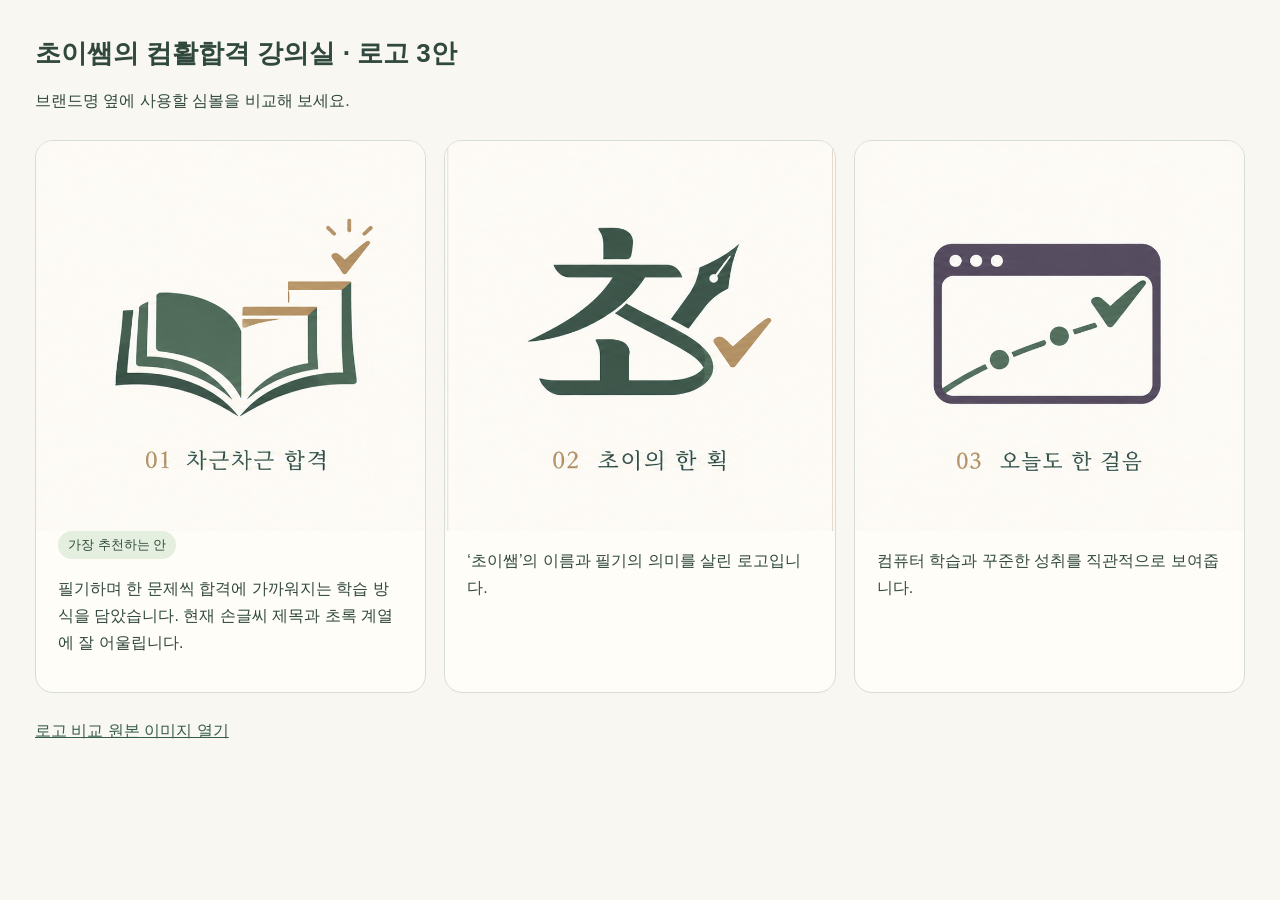
<file: logo-preview.html>
<!doctype html><html lang="ko"><head><meta charset="utf-8"><meta name="viewport" content="width=device-width,initial-scale=1"><title>초이쌤 로고 3안</title><style>*{box-sizing:border-box}body{margin:0;background:#f8f7f2;color:#30483d;font-family:'Malgun Gothic',sans-serif}main{max-width:1250px;margin:0 auto;padding:36px 20px}h1{font-size:26px;margin:0 0 12px}p{line-height:1.7}.logos{display:grid;grid-template-columns:repeat(3,minmax(0,1fr));gap:18px;margin-top:26px}article{border:1px solid #d6ded4;border-radius:18px;overflow:hidden;background:#fffdf8}.preview{position:relative;aspect-ratio:1;overflow:hidden}.preview img{position:absolute;top:0;width:300%;height:100%;max-width:none}article:nth-child(1) img{left:0}article:nth-child(2) img{left:-100%}article:nth-child(3) img{left:-200%}.description{padding:0 22px 20px}.recommend{display:inline-block;background:#e4efdf;padding:5px 10px;border-radius:20px;font-size:13px}a{color:#365c4b}footer{margin-top:28px}@media(max-width:650px){.logos{grid-template-columns:1fr}main{max-width:460px;padding:24px 16px}h1{font-size:23px}}</style></head><body><main><h1>초이쌤의 컴활합격 강의실 · 로고 3안</h1><p>브랜드명 옆에 사용할 심볼을 비교해 보세요.</p><div class="logos"><article><div class="preview"><img src="assets/logos/choi-logo-concepts.png" alt="1번 차근차근 합격: 펼친 노트가 계단과 합격 체크로 이어지는 초록색 로고"></div><div class="description"><span class="recommend">가장 추천하는 안</span><p>필기하며 한 문제씩 합격에 가까워지는 학습 방식을 담았습니다. 현재 손글씨 제목과 초록 계열에 잘 어울립니다.</p></div></article><article><div class="preview"><img src="assets/logos/choi-logo-concepts.png" alt="2번 초이의 한 획: 초 글자와 펜촉, 체크를 결합한 로고"></div><div class="description"><p>‘초이쌤’의 이름과 필기의 의미를 살린 로고입니다.</p></div></article><article><div class="preview"><img src="assets/logos/choi-logo-concepts.png" alt="3번 오늘도 한 걸음: 컴퓨터 창 안에 단계별 경로와 체크를 넣은 로고"></div><div class="description"><p>컴퓨터 학습과 꾸준한 성취를 직관적으로 보여줍니다.</p></div></article></div><footer><a href="assets/logos/choi-logo-concepts.png">로고 비교 원본 이미지 열기</a></footer></main></body></html>
</file>
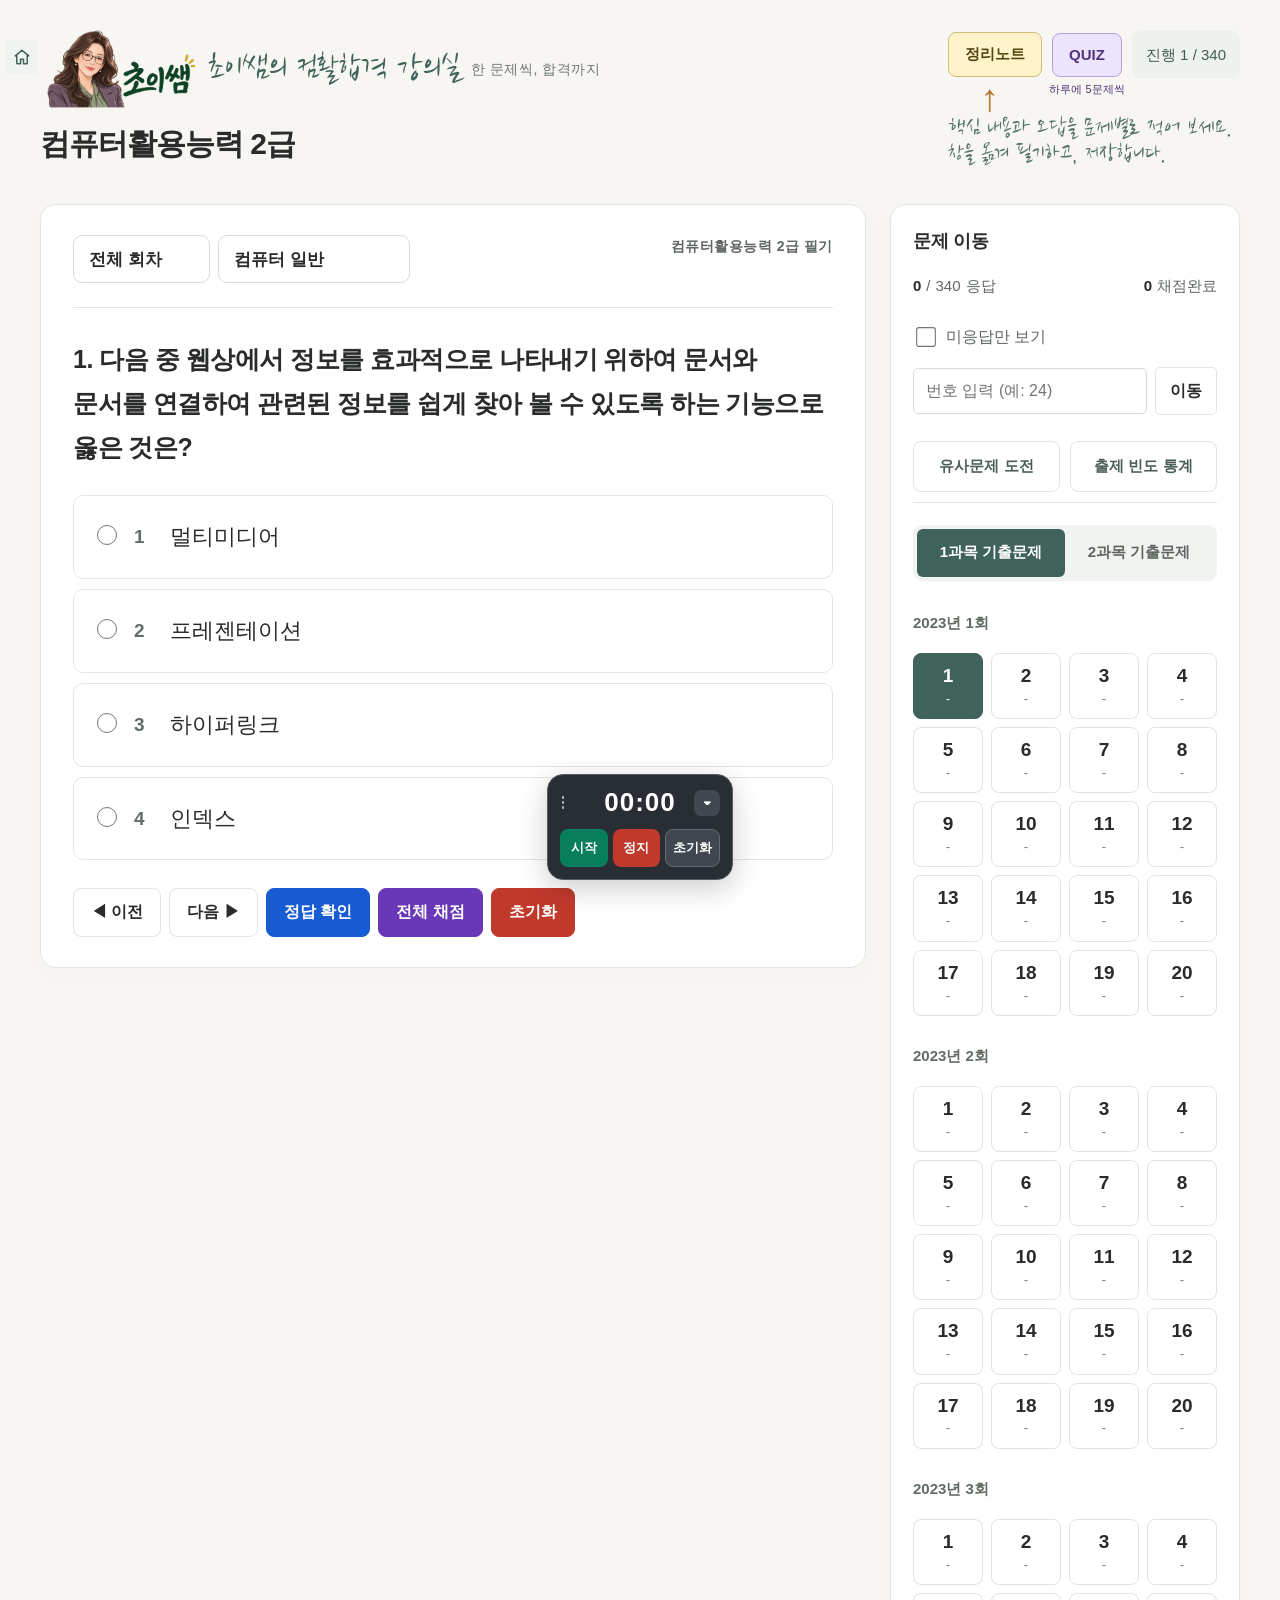
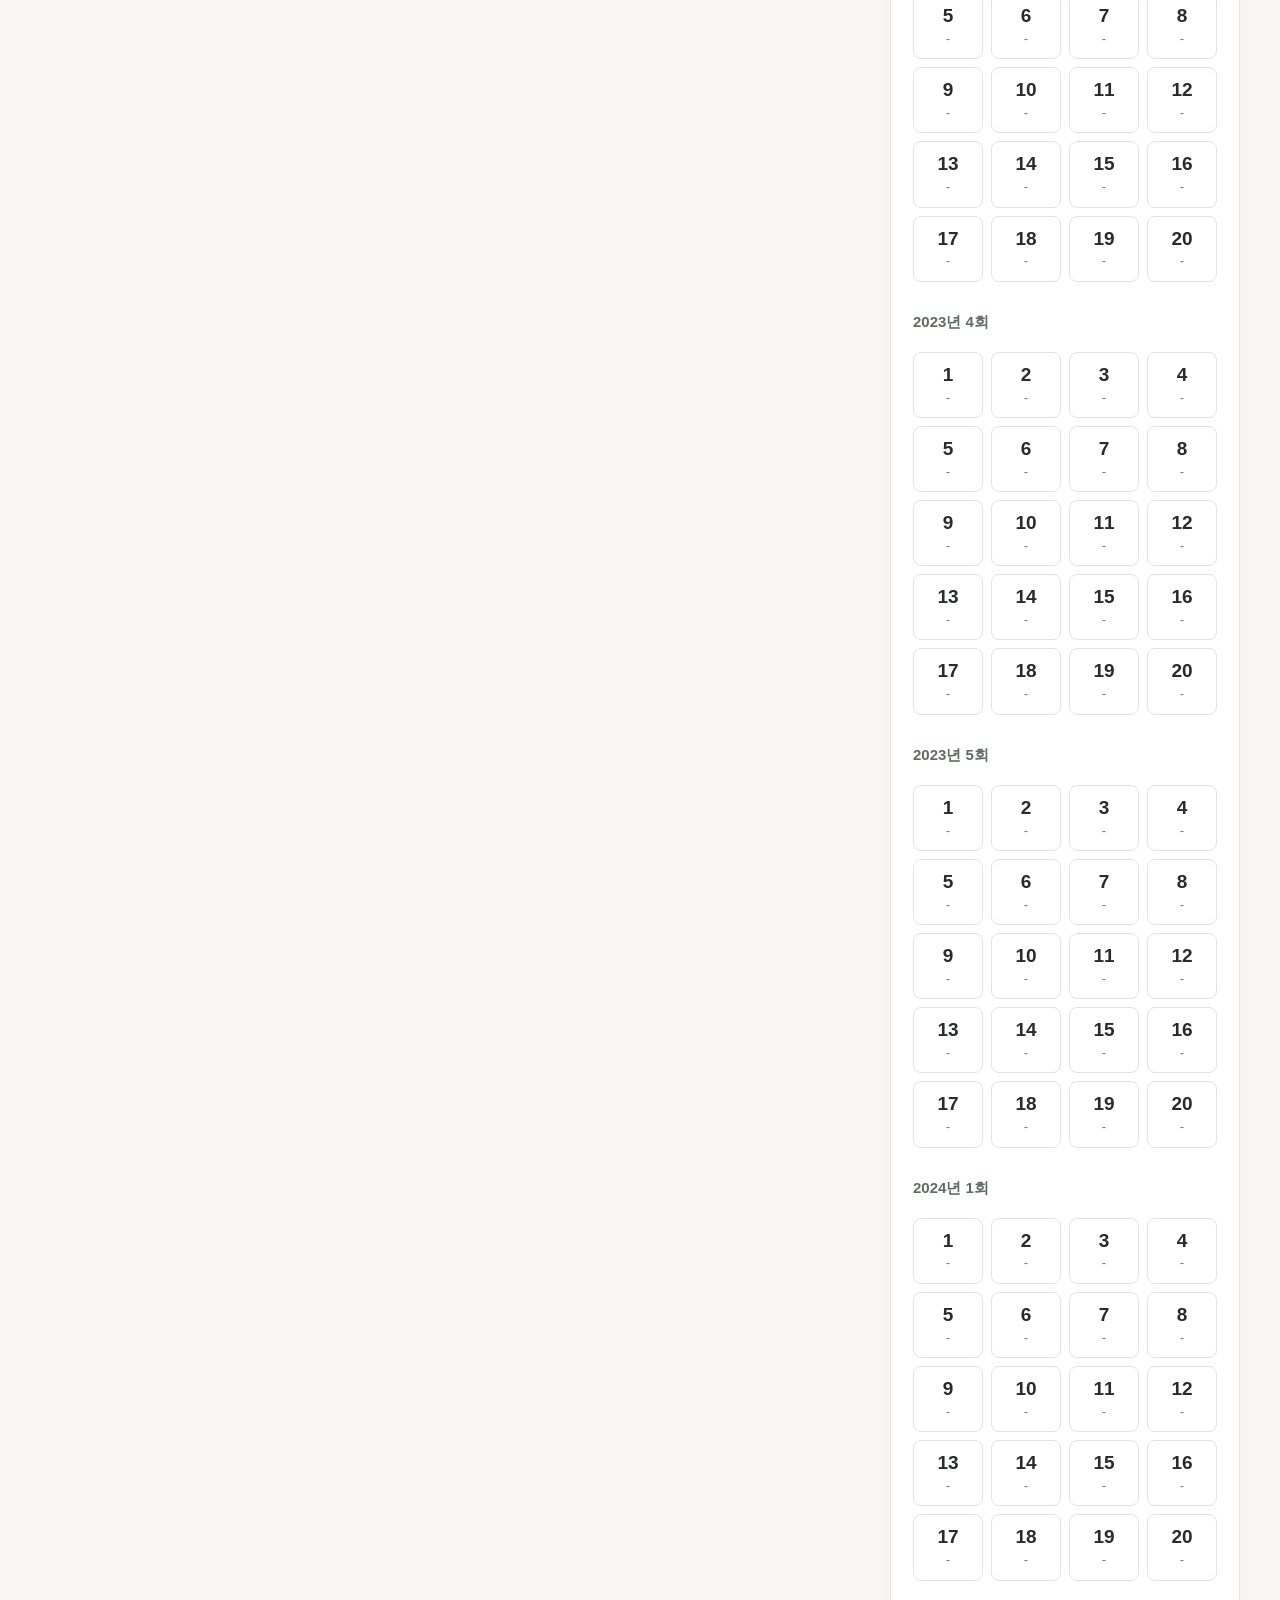
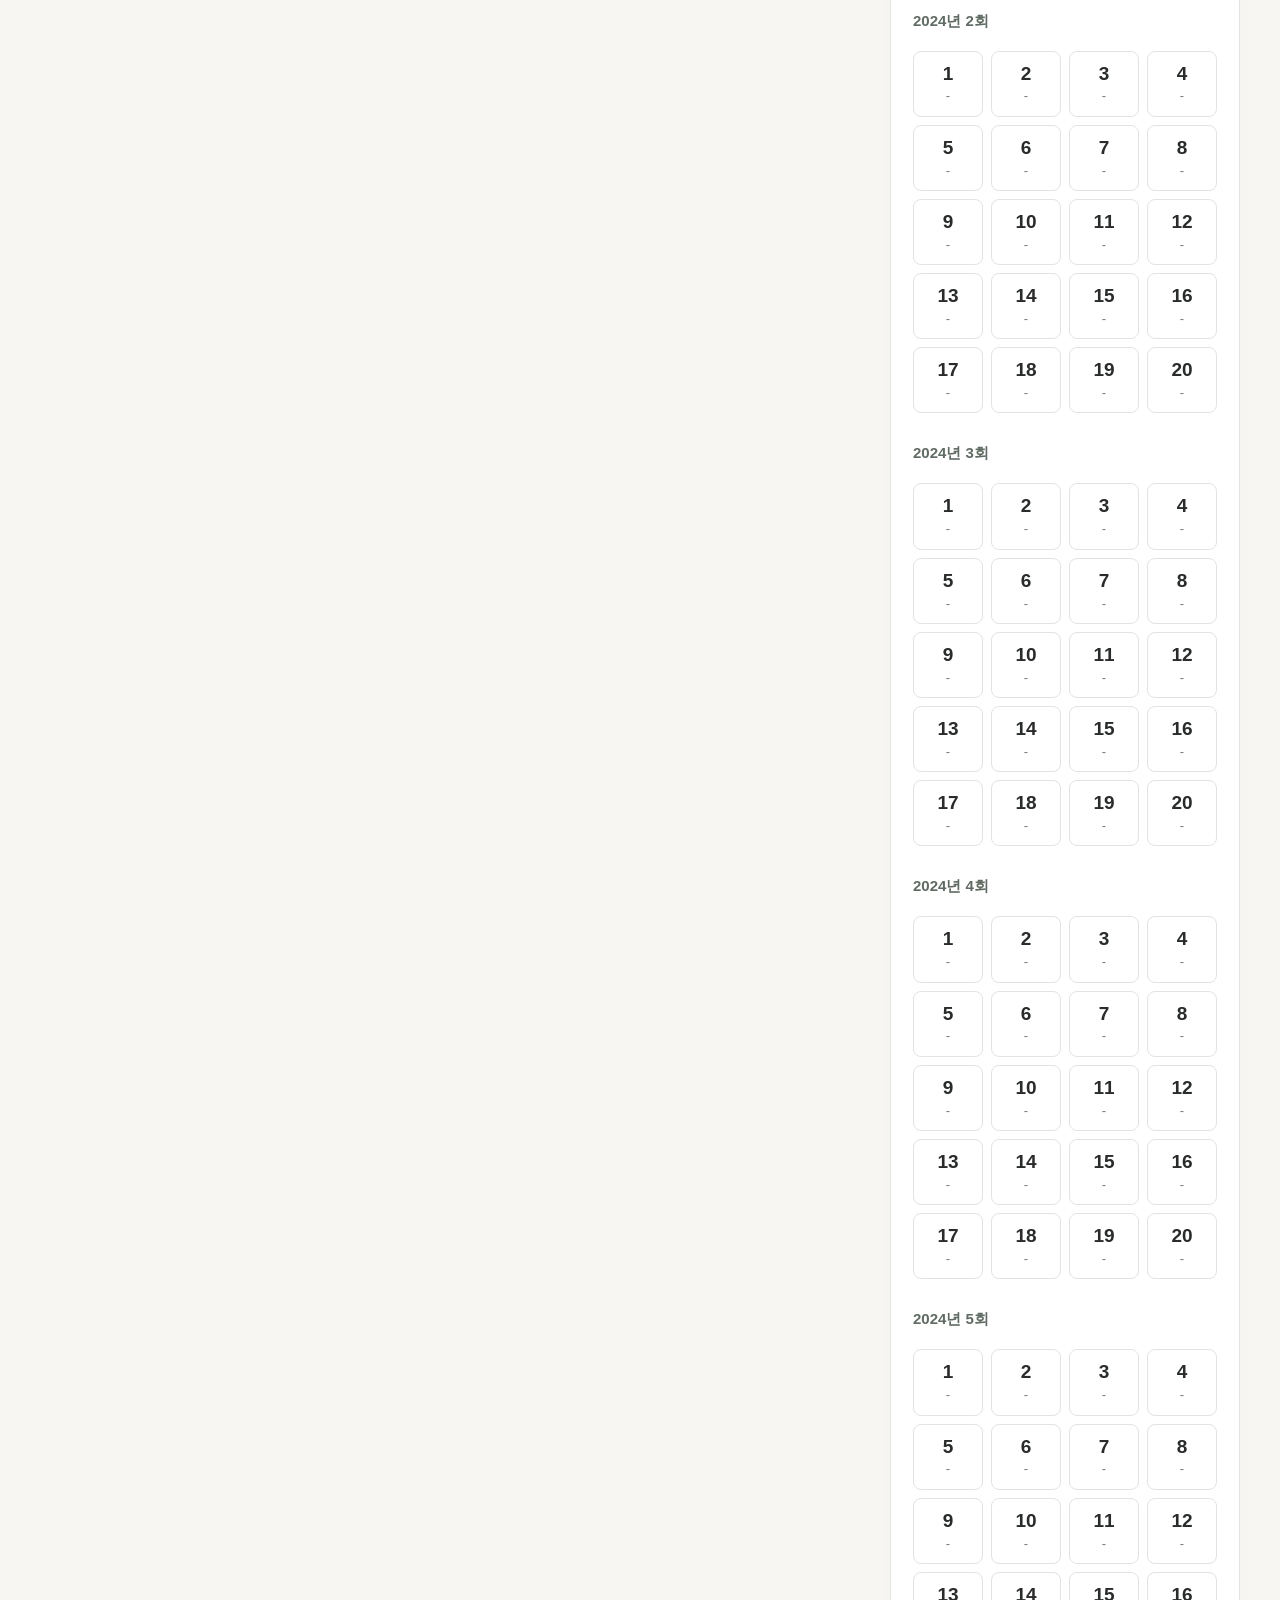
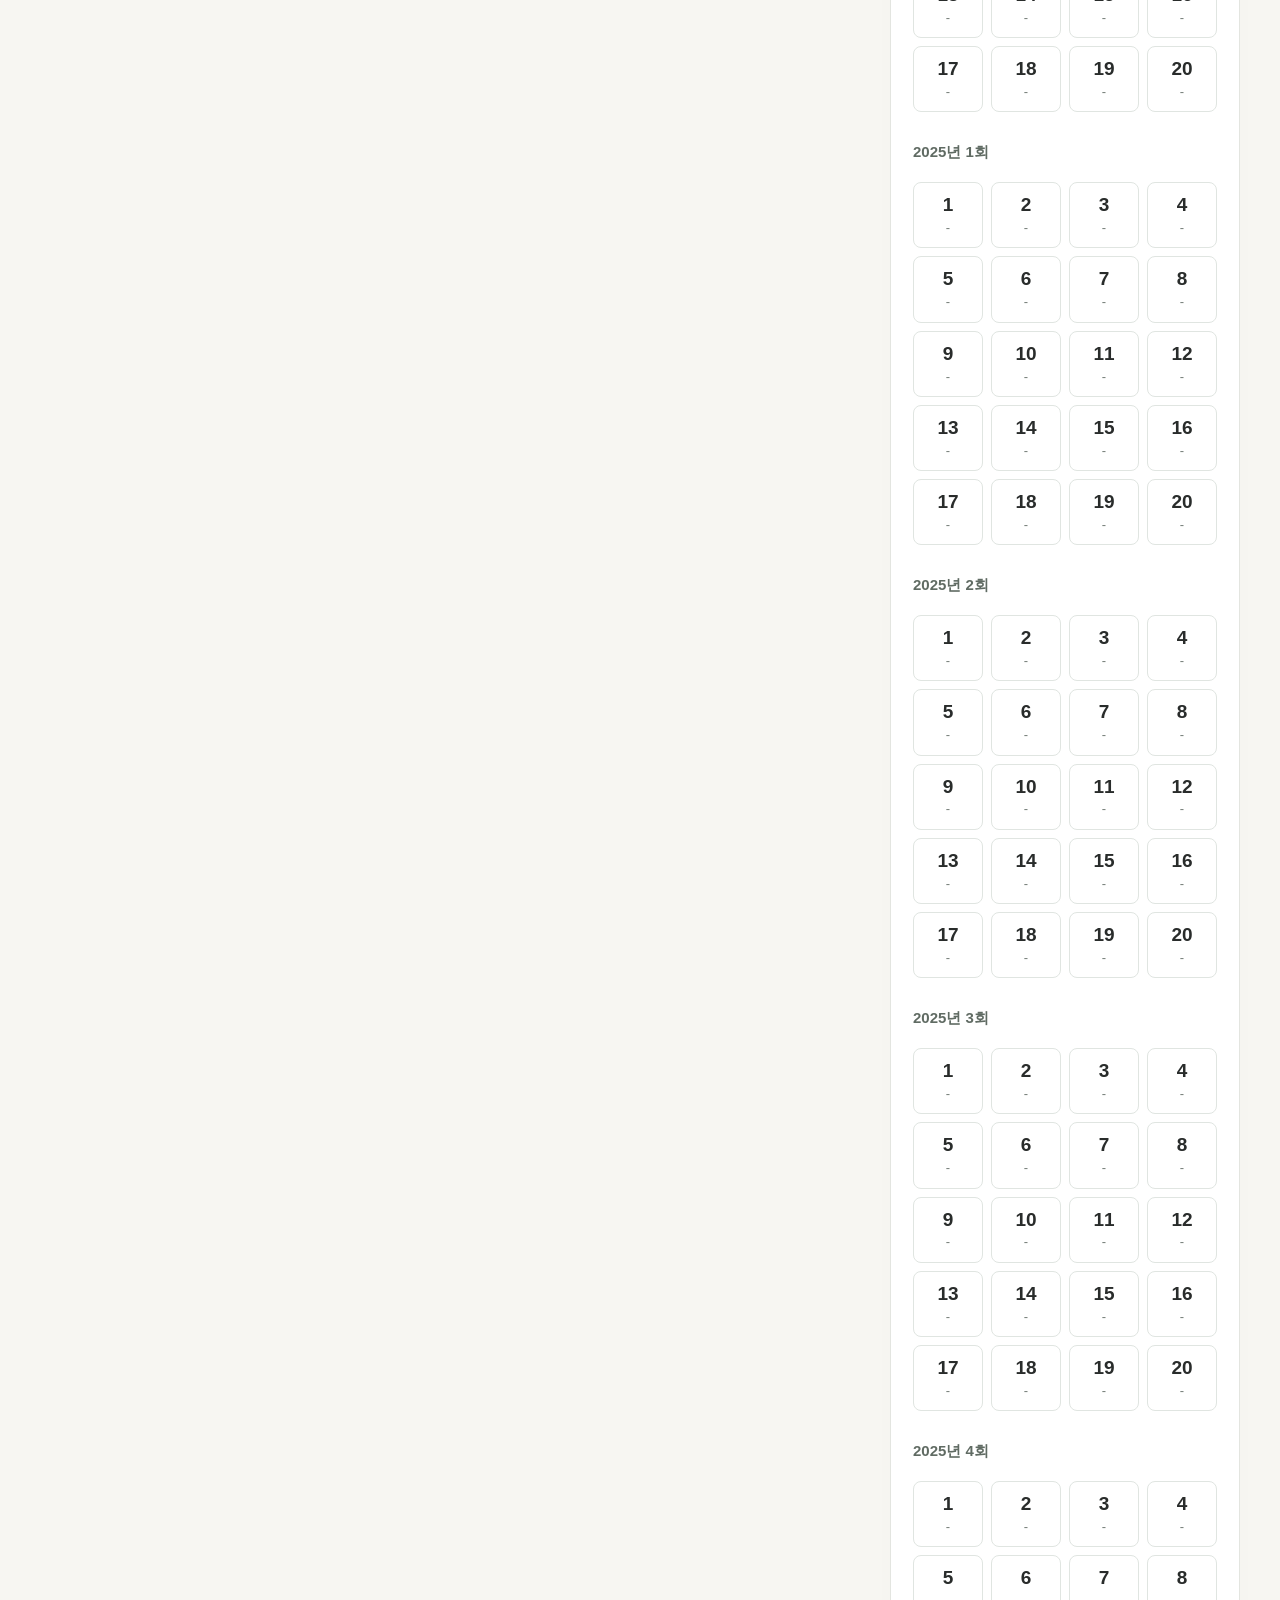
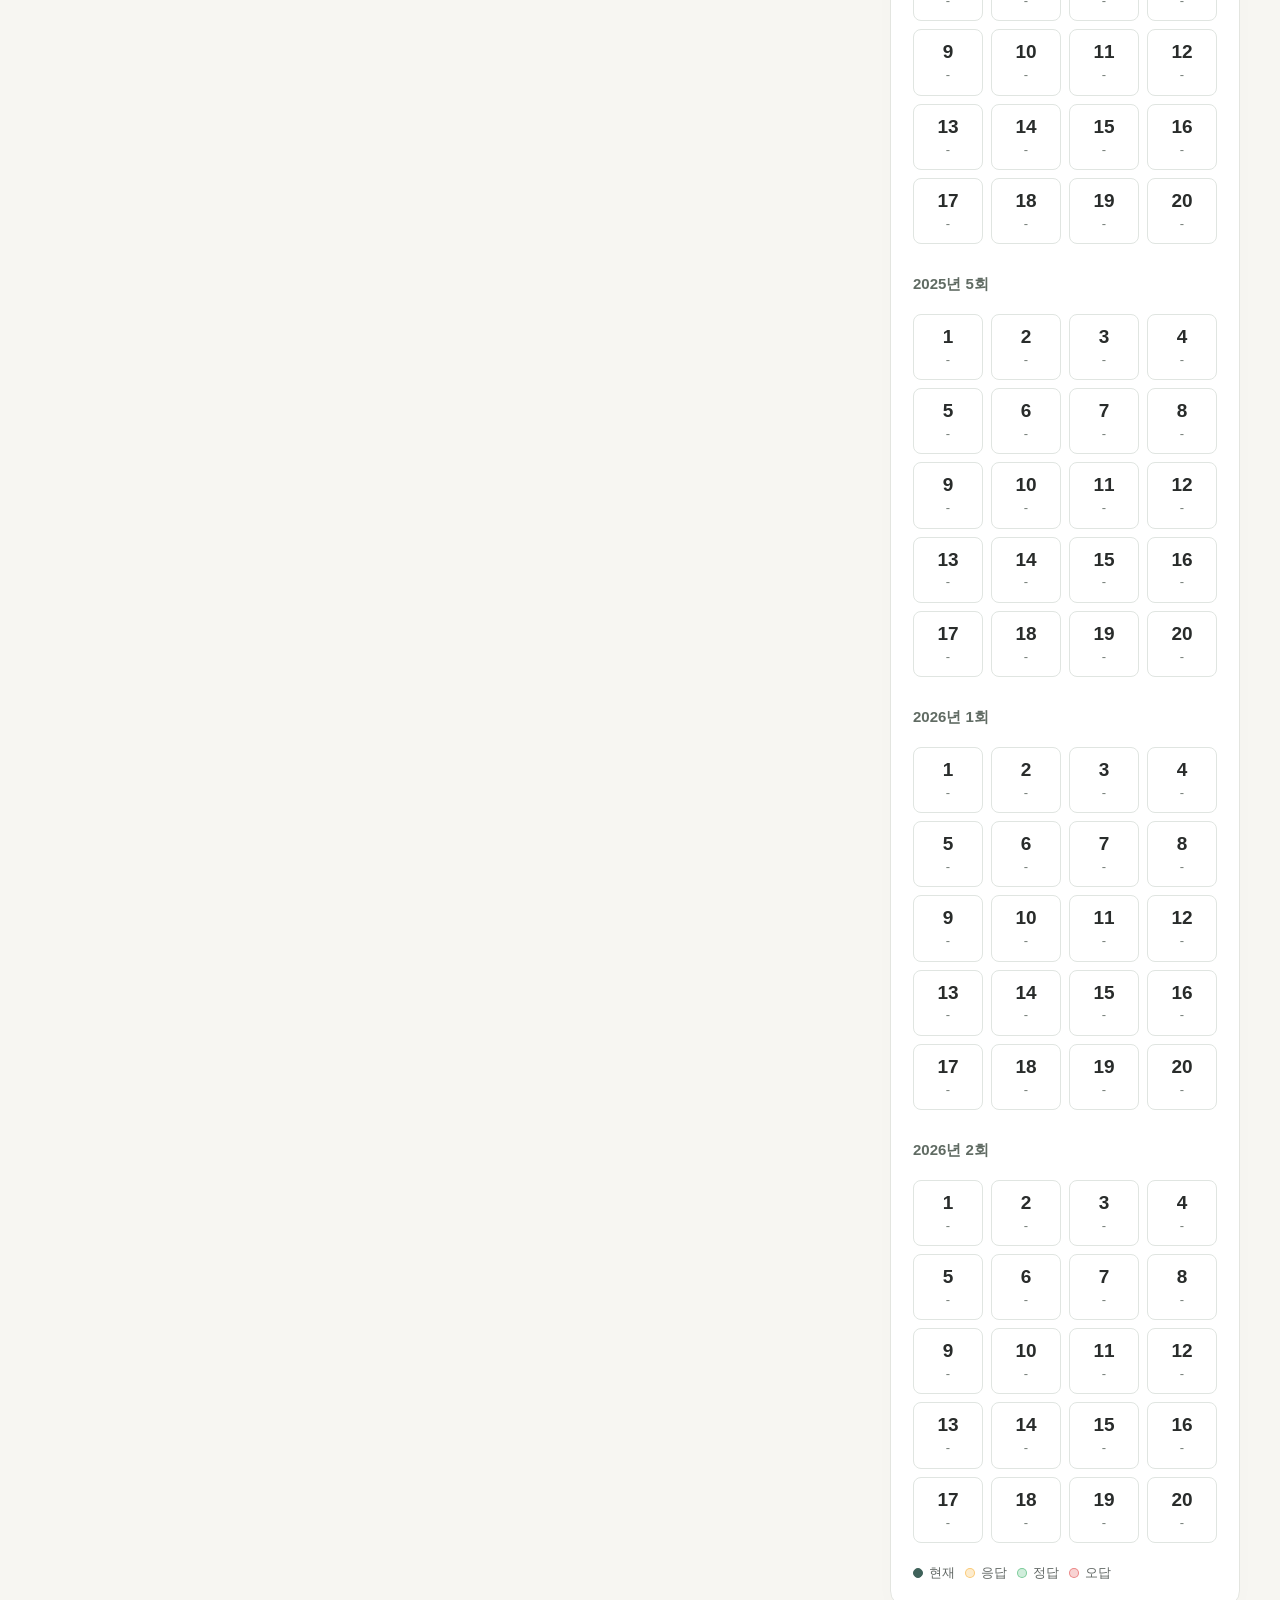
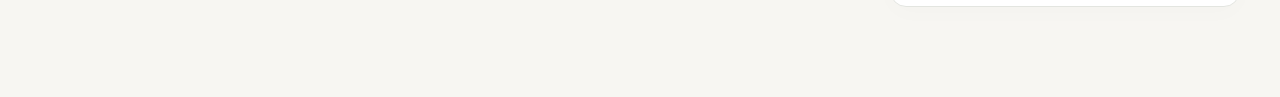
<file: munje.html>
<!doctype html>
<html lang="ko">
<head>
<meta charset="utf-8" />
<meta name="viewport" content="width=device-width, initial-scale=1" />
<title>컴퓨터활용능력 2급 기출문제 풀이</title>

<style>

/* === 스톱워치 === */
#quizStopwatch{
  position: fixed;
  bottom: 20px;
  left: 50%;
  transform: translateX(-50%);
  background: #0f172a;
  color: #fff;
  padding: 18px 24px;
  border-radius: 20px;
  box-shadow: 0 14px 30px rgba(2,6,23,.35);
  z-index: 9999;
  min-width: 320px;
}
#swTime{
  display:block;
  text-align:center;
  font-size: 36px;
  font-weight:800;
  letter-spacing:1px;
  margin-bottom:10px;
}
.sw-controls{display:flex;gap:10px;justify-content:center}
.sw-controls button{
  flex:1;padding:10px 0;border-radius:10px;border:none;
  font-size:14px;font-weight:600;cursor:pointer
}
.btn-stop{background:#dc2626;color:#fff}
.btn-reset{background:#e5e7eb;color:#111}




/* === 스톱워치: 모바일 최소화 + 접기/펼치기 + 종료 흐림 === */
#quizStopwatch .sw-top{
  display:flex;
  align-items:center;
  justify-content:space-between;
  gap:10px;
  margin-bottom:8px;
}
#swToggle{
  border:none;
  background:rgba(255,255,255,.10);
  color:#fff;
  width:36px;
  height:30px;
  border-radius:10px;
  display:none; /* 모바일에서만 표시 */
  cursor:pointer;
  font-weight:800;
  line-height:1;
}
#swToggle:active{transform:scale(.98)}

#quizStopwatch.sw-collapsed{
  padding:10px 12px;
  border-radius:14px;
  min-width:auto;
}
#quizStopwatch.sw-collapsed .sw-controls{display:none}
#quizStopwatch.sw-collapsed #swTime{margin-bottom:0}

#quizStopwatch.sw-ended{
  opacity:.60;
  filter:grayscale(0.2);
}
#quizStopwatch.sw-ended #swTime{
  opacity:.95;
}
#quizStopwatch.sw-ended::after{
  content:"시험 종료";
  position:absolute;
  top:-10px;
  right:10px;
  font-size:11px;
  font-weight:800;
  padding:4px 8px;
  border-radius:999px;
  background:rgba(255,255,255,.14);
  border:1px solid rgba(255,255,255,.22);
  color:#fff;
  backdrop-filter: blur(6px);
}

/* 모바일: 우측 상단 고정 + 더 작게 */
@media (max-width: 768px){
  #quizStopwatch{
    left:auto;
    transform:none;
    right:12px;
    top:12px;
    bottom:auto;
    min-width:auto;
    max-width: 140px;
    padding:10px 12px;
    border-radius:16px;
  }
  #swTime{
    font-size:20px;
    margin-bottom:8px;
    letter-spacing:0.5px;
  }
  #swToggle{display:inline-flex;align-items:center;justify-content:center;}
  /* 버튼들 자체도 조금 축소 */
  .sw-controls button{
    padding:8px 0;
    font-size:12px;
    border-radius:9px;
  }
  /* 접힘 상태는 더 작게 */
  #quizStopwatch.sw-collapsed{
    max-width: 110px;
    padding:8px 10px;
  }
  #quizStopwatch.sw-collapsed #swTime{
    font-size:18px;
  }
}

/* 초소형 기기: 더 작게 */
@media (max-width: 480px){
  #quizStopwatch{
    right:10px;
    top:10px;
    max-width: 125px;
    padding:9px 10px;
  }
  #swTime{font-size:18px}
  #quizStopwatch.sw-collapsed{max-width: 98px}
  #quizStopwatch.sw-collapsed #swTime{font-size:16px}
}


/* Compact, movable timer. Drag the time display; controls remain clickable. */
#quizStopwatch{min-width:160px;padding:9px 12px;border-radius:12px;}
#swTime{font-size:18px;margin-bottom:5px;letter-spacing:.5px;}
#quizStopwatch .sw-top{gap:5px;margin-bottom:4px;cursor:grab;touch-action:none;user-select:none;}
#quizStopwatch.is-dragging .sw-top{cursor:grabbing;}
#quizStopwatch .sw-controls{gap:5px;}
#quizStopwatch .sw-controls button{padding:5px 0;font-size:10px;border-radius:5px;}
#quizStopwatch.sw-collapsed{padding:5px 6px;}
#swToggle{width:24px;height:22px;border-radius:6px;}
@media(max-width:768px){
  #quizStopwatch{min-width:100px;max-width:110px;padding:6px;border-radius:10px;}
  #swTime,#quizStopwatch.sw-collapsed #swTime{font-size:14px;margin-bottom:0;}
  #quizStopwatch.sw-collapsed{max-width:80px;padding:5px;}
}

.nav-round{grid-column:1 / -1;font-size:13px;font-weight:800;padding:10px 0 4px;color:var(--muted);}
.duplicate-questions{margin:10px 0;padding:10px 12px;border:1px solid var(--line);border-radius:12px;background:#eff6ff;font-size:13px;}
.duplicate-questions button{border:0;background:transparent;color:#1d4ed8;text-decoration:underline;cursor:pointer;padding:4px;font:inherit;}

:root{
  /* Base */
  --bg:#f6f7fb;
  --card:#ffffff;
  --text:#0f172a;
  --muted:#64748b;
  --line:#e2e8f0;

  /* Brand */
  --primary:#1d4ed8;
  --primary-hover:#1e40af;
  --primary-soft:rgba(29,78,216,.10);

  /* Buttons */
  --btn-secondary:#334155;
  --btn-secondary-hover:#1f2937;
  --btn-danger:#dc2626;
  --btn-danger-hover:#b91c1c;

  /* Status */
  --good:#16a34a;
  --bad:#dc2626;

  /* Shadow / radius */
  --shadow:0 14px 30px rgba(2,6,23,.08);
  --shadow-btn:0 10px 0 rgba(2,6,23,.10);
  --radius:18px;

  /* Right panel theme */
  --side-bg:#f8fafc;
  --side-card:#ffffff;
  --side-border:#e2e8f0;
  --side-title:#0f172a;
  --side-sub:#475569;
  --side-accent:var(--primary);
  --side-accent-soft:rgba(29,78,216,.10);
  --side-shadow:0 14px 30px rgba(2,6,23,.06);
}

*{box-sizing:border-box}
body{
  margin:0;background:var(--bg);color:var(--text);line-height:1.6;
  font-family:"Malgun Gothic","Segoe UI",system-ui,"Apple SD Gothic Neo","Noto Sans KR",Arial,sans-serif;
}
.wrap{max-width:1300px;margin:auto;padding:28px 16px 60px}
header{display:flex;justify-content:space-between;gap:12px;margin-bottom:18px;align-items:flex-start}
h1{margin:0;font-size:22px}
.pill{
  background:rgba(29,78,216,.10);color:var(--primary);
  border:1px solid rgba(29,78,216,.20);
  padding:8px 12px;border-radius:999px;font-size:12px;white-space:nowrap;
}
.small{font-size:12px;color:var(--muted)}

.layout{
  display:grid;
  grid-template-columns: 1fr 320px;
  gap:16px;
  align-items:start;
}

.card{
  background:var(--card);border:1px solid var(--line);
  border-radius:var(--radius);box-shadow:var(--shadow);padding:18px;
}
.row{display:flex;justify-content:space-between;flex-wrap:wrap;gap:10px}
.meta{display:flex;gap:8px;flex-wrap:wrap;font-size:12px;color:var(--muted)}

/* 상단 태그(버튼) */
.tag{
  background:#f3f4f6;
  border:1px solid var(--line);
  padding:10px 14px;
  border-radius:999px;
  font-size:15px;
  font-weight:900;
  color:var(--text);
}

/* 태그 형태 드롭다운 */
.tagSelect{
  appearance:none;
  -webkit-appearance:none;
  -moz-appearance:none;
  padding-right:34px;
  cursor:pointer;
  background:
    linear-gradient(45deg, transparent 50%, var(--muted) 50%),
    linear-gradient(135deg, var(--muted) 50%, transparent 50%),
    linear-gradient(to right, transparent, transparent);
  background-position:
    calc(100% - 18px) 55%,
    calc(100% - 12px) 55%,
    0 0;
  background-size:6px 6px, 6px 6px, 100% 100%;
  background-repeat:no-repeat;
}
.tagSelect:focus{
  outline:none;
  border-color:rgba(29,78,216,.45);
  box-shadow:0 0 0 4px rgba(29,78,216,.12);
}

.qtitle{font-size:18px;font-weight:900;margin:12px 0 8px}
.qdesc{margin:0 0 16px;white-space:pre-wrap;font-size:18px;line-height:1.8}

.options{display:grid;gap:10px}
.opt{
  display:flex;gap:12px;align-items:flex-start;
  padding:14px;border-radius:14px;border:1px solid var(--line);
  background:#fafafa;cursor:pointer;user-select:none;
}
.opt:hover{background:var(--primary-soft); border-color:rgba(29,78,216,.22)}
.opt input{margin-top:4px;transform:scale(1.2)}
.opt .optText{font-size:18px;line-height:1.75}
.optText{display:flex;gap:12px;align-items:flex-start}
.optText strong{min-width:22px;display:inline-block}
.optBody{flex:1;white-space:pre-wrap}
.optImg{max-width:100%;height:auto;border:1px solid var(--line);border-radius:12px;background:#fff;margin-top:8px;display:block}
.sim-opt .t{flex:1}
.sim-opt .optImg{max-width:100%;height:auto;border:1px solid var(--line);border-radius:12px;background:#fff;margin-top:8px;display:block}

.opt .optText strong{font-size:18px}

.actions{display:flex;gap:10px;flex-wrap:wrap;margin-top:14px}
.btn{
  border:0;border-radius:16px;padding:12px 14px;
  font-size:13px;font-weight:900;cursor:pointer;
  box-shadow:var(--shadow-btn);
  background:var(--primary);color:#fff;
  transition: background .15s ease, border-color .15s ease, transform .05s ease;
}
.btn:hover{background:var(--primary-hover)}
.btn:active{transform: translateY(1px)}
.btn:disabled{opacity:.55;cursor:not-allowed;transform:none}

.btn.ghost{
  background:#fff;color:var(--text);
  border:1px solid var(--line);
  box-shadow:none;
}
.btn.ghost:hover{
  border-color:rgba(29,78,216,.30);
  background:rgba(29,78,216,.06);
}
.btn.secondary{background:var(--btn-secondary)}
.btn.secondary:hover{background:var(--btn-secondary-hover)}
.btn.danger{background:var(--btn-danger)}
.btn.danger:hover{background:var(--btn-danger-hover)}

.panel{display:none;margin-top:14px;border-top:1px dashed var(--line);padding-top:14px}
.panel.show{display:block}
.explain{background:#f9fafb;border:1px solid var(--line);border-radius:14px;padding:12px;font-size:14px;white-space:pre-wrap}
.result{margin-top:10px;font-weight:900;display:none}
.result.good{color:var(--good)}
.result.bad{color:var(--bad)}

.qimg-wrap{
  margin:10px 0 14px;
  padding:10px;
  border:1px solid var(--line);
  border-radius:14px;
  background:#fff;
}
.qimg{
  max-width:100%;
  height:auto;
  display:block;
  margin:auto;
  border-radius:10px;
}

/* 오른쪽 패널 */
.side{position:sticky; top:16px;}
.side .card{
  padding:14px;
  background:var(--side-bg);
  border:1px solid var(--side-border);
  box-shadow:var(--side-shadow);
}
.side-title{
  margin:0 0 10px;
  font-size:14px;
  font-weight:900;
  color:var(--side-title);
}
.tabs{display:flex; gap:8px; margin-bottom:10px; flex-wrap:wrap;}
.tab{
  flex:1;
  min-width:140px;
  border:1px solid var(--side-border);
  background:var(--side-card);
  border-radius:14px;
  padding:12px 10px;
  cursor:pointer;
  text-align:center;
  font-weight:900;
  font-size:13px;
  color:var(--side-sub);
}
.tab:hover{
  border-color:rgba(29,78,216,.28);
  background:rgba(29,78,216,.05);
}
.tab.active{
  border-color:rgba(29,78,216,.45);
  background:var(--side-accent-soft);
  color:var(--side-accent);
}
.tools{display:grid; gap:10px; margin-bottom:10px;}
.toolsRow{display:flex; gap:8px; align-items:center; flex-wrap:wrap;}
.badge{
  display:inline-flex; align-items:center; gap:8px;
  padding:8px 10px;
  border-radius:999px;
  background:var(--side-card);
  border:1px solid var(--side-border);
  font-size:12px; color:var(--side-sub);
  white-space:nowrap;
}
.badge strong{color:var(--side-title);}
.chk{
  display:flex; gap:8px; align-items:center;
  font-size:12px; color:var(--side-sub);
  background:var(--side-card);
  border:1px solid var(--side-border);
  border-radius:14px; padding:10px;
}
.chk input{transform:scale(1.1)}
.jump{display:flex; gap:8px; align-items:center;}
.jump input{
  flex:1;
  border:1px solid var(--side-border);
  border-radius:14px;
  padding:10px 12px;
  outline:none;
  font-size:13px;
  background:var(--side-card);
  color:var(--side-title);
}
.jump input:focus{
  border-color:rgba(29,78,216,.45);
  box-shadow:0 0 0 4px rgba(29,78,216,.12);
}
.jump .btn{padding:10px 12px;border-radius:14px;box-shadow:none}

.nav-grid{
  display:grid;
  grid-template-columns: repeat(4, 1fr);
  gap:8px;
}
.nav-btn{
  border:1px solid var(--side-border);
  background:var(--side-card);
  border-radius:14px;
  padding:10px 6px;
  cursor:pointer;
  text-align:center;
  box-shadow: 0 6px 16px rgba(2,6,23,.06);
}
.nav-btn:hover{
  background:rgba(29,78,216,.05);
  border-color:rgba(29,78,216,.22);
}
.nav-btn .n{font-weight:900;font-size:14px;color:var(--side-title);line-height:1.1}
.nav-btn .a{font-size:11px;color:var(--side-sub);margin-top:3px;line-height:1.1}

.nav-btn.active{
  border-color: rgba(29,78,216,.55);
  background: rgba(29,78,216,.10);
}
.nav-btn.answered{ border-color: rgba(245,158,11,.45); }
.nav-btn.correct{ border-color: rgba(22,163,74,.55); background: rgba(22,163,74,.10); }
.nav-btn.wrong{ border-color: rgba(220,38,38,.55); background: rgba(220,38,38,.10); }

.legend{
  margin-top:10px;
  display:flex;
  gap:10px;
  flex-wrap:wrap;
  font-size:11px;
  color:var(--side-sub);
}
.dot{
  width:10px;height:10px;border-radius:999px;display:inline-block;vertical-align:middle;margin-right:6px;
  border:1px solid var(--side-border);
}
.dot.blue{background: rgba(29,78,216,.20); border-color: rgba(29,78,216,.45);}
.dot.orange{background: rgba(245,158,11,.20); border-color: rgba(245,158,11,.45);}
.dot.green{background: rgba(22,163,74,.20); border-color: rgba(22,163,74,.45);}
.dot.red{background: rgba(220,38,38,.20); border-color: rgba(220,38,38,.45);}

.sep{height:1px;background:var(--side-border);margin:10px 0}

.mode{display:flex; gap:8px; flex-wrap:wrap;}
.mode .btn{box-shadow:none;border-radius:14px;padding:10px 12px}

.scoreBox{
  margin-top:14px;
  border:1px solid var(--line);
  border-radius:14px;
  padding:12px;
  background:#f9fafb;
  font-size:16px;
  white-space:pre-wrap;
}
.scoreBox .pass{color:var(--good);font-weight:900}
.scoreBox .fail{color:var(--bad);font-weight:900}

@media (max-width: 980px){
  .layout{grid-template-columns: 1fr;}
  .side{position:static}
  .nav-grid{grid-template-columns: repeat(8, 1fr);}
}

/* === 풍선 도움말(툴팁) === */
.hasTip{
  position:relative;
}


.hasTip::after{
  content: attr(data-tip);
  position:absolute;
  left:50%;
  bottom: calc(100% + 10px); /* 버튼 위쪽에 표시 */
  transform: translateX(-50%) translateY(4px);
  min-width: 220px;
  max-width: 320px;
  padding: 10px 12px;
  border-radius: 12px;
  background: #0f172a;
  color: #fff;
  font-size: 14px;
  line-height: 1.45;
  white-space: pre-line; /* \n 줄바꿈 */
  text-align: left;
  box-shadow: 0 10px 24px rgba(2,6,23,.25);
  opacity: 0;
  pointer-events: none;
  transition: opacity .15s ease, transform .15s ease;
  z-index: 9999;
}

.hasTip::before{
  content:"";
  position:absolute;
  left:50%;
  bottom: calc(100% + 4px);
  transform: translateX(-50%);
  border: 6px solid transparent;
  border-top-color: #0f172a; /* 말풍선 꼬리 */
  opacity: 0;
  pointer-events: none;
  transition: opacity .15s ease;
  z-index: 9999;
}

.hasTip:hover::after,
.hasTip:focus-visible::after{
  opacity: 1;
  transform: translateX(-50%) translateY(0);
}

.hasTip:hover::before,
.hasTip:focus-visible::before{
  opacity: 1;
}



/* =========================
   유사문제 모달
========================= */
.modal{
  position:fixed; inset:0;
  background:rgba(2,6,23,.55);
  display:none;
  align-items:center;
  justify-content:center;
  padding:18px;
  z-index:9999;
}
.modal.show{display:flex;}
.modal-card{
  width:min(860px, 100%);
  max-height:min(78vh, 720px);
  overflow:hidden;
  background:#fff;
  border:1px solid var(--line);
  border-radius:20px;
  box-shadow:0 24px 60px rgba(2,6,23,.22);
}
.modal-head{
  display:flex;
  align-items:flex-start;
  justify-content:space-between;
  gap:10px;
  padding:14px 16px;
  border-bottom:1px solid var(--line);
}
.modal-title{margin:0;font-size:15px;font-weight:900;}
.modal-sub{margin:2px 0 0;font-size:12px;color:var(--muted);white-space:pre-wrap;}
.modal-close{
  border:1px solid var(--line);
  background:#fff;
  border-radius:12px;
  padding:10px 12px;
  cursor:pointer;
  font-weight:900;
}
.modal-close:hover{background:rgba(29,78,216,.06); border-color:rgba(29,78,216,.30)}
.modal-body{
  padding:14px 16px;
  overflow:auto;
  max-height:calc(min(78vh, 720px) - 66px);
}
.similar-list{display:grid; gap:10px;}
.sim-item{
  border:1px solid var(--line);
  border-radius:16px;
  padding:12px 12px;
  background:#fafafa;
  cursor:pointer;
}
.sim-item:hover{background:var(--primary-soft); border-color:rgba(29,78,216,.22)}
.sim-top{display:flex; gap:10px; align-items:center; justify-content:space-between; flex-wrap:wrap;}
.sim-src{font-weight:900; font-size:13px;}
.sim-score{font-size:12px; color:var(--muted)}
.sim-snippet{margin:6px 0 0; font-size:13px; color:#334155; white-space:pre-wrap; line-height:1.55;}
.sim-kw{margin:8px 0 0; display:flex; gap:6px; flex-wrap:wrap;}
.sim-kw .kw{
  font-size:11px;
  padding:5px 8px;
  border-radius:999px;
  background:rgba(29,78,216,.10);
  border:1px solid rgba(29,78,216,.18);
  color:var(--primary);
  font-weight:900;
}



/* ===== 유사문제 한 화면 모드 ===== */
.sim-top{margin-top:2px}
.sim-title{font-size:18px;font-weight:900;margin:8px 0 4px}
.sim-sub{font-size:12px;color:var(--muted);white-space:pre-wrap}
.sim-actions{display:flex;gap:10px;flex-wrap:wrap;margin:12px 0}
.sim-list{display:grid;gap:14px}
.sim-card{
  border:1px solid var(--line);
  background:#fff;
  border-radius:16px;
  padding:14px;
}
.sim-card.top{
  border:2px solid rgba(29,78,216,.55);
  background:linear-gradient(180deg, rgba(29,78,216,.06), #fff 55%);
  box-shadow:0 12px 26px rgba(29,78,216,.12);
}
.sim-badge.top{
  border-color:rgba(245,158,11,.35);
  background:rgba(245,158,11,.14);
  color:#92400e;
}


.sim-head{display:flex;justify-content:space-between;gap:10px;flex-wrap:wrap;align-items:center;margin-bottom:6px}
.sim-badges{display:flex;gap:8px;flex-wrap:wrap;align-items:center}
.sim-badge{font-size:12px;font-weight:900;padding:6px 10px;border-radius:999px;border:1px solid var(--line);background:#f8fafc}
.sim-badge.primary{border-color:rgba(29,78,216,.25);background:rgba(29,78,216,.08);color:var(--primary)}
.sim-q{font-size:16px;font-weight:900;margin:8px 0 6px}
.sim-desc{white-space:pre-wrap;font-size:16px;line-height:1.8;margin:0 0 10px}
.sim-opts{display:grid;gap:8px;margin-bottom:10px}
.sim-opt{
  display:flex;gap:10px;align-items:flex-start;
  padding:12px;border-radius:14px;border:1px solid var(--line);
  background:#fafafa;cursor:pointer;user-select:none;
}
.sim-opt:hover{background:var(--primary-soft); border-color:rgba(29,78,216,.22)}
.sim-opt input{margin-top:4px;transform:scale(1.15)}
.sim-opt .t{white-space:pre-wrap;font-size:16px;line-height:1.75}
.sim-tools{display:flex;gap:10px;flex-wrap:wrap;margin-top:6px}
.sim-result{display:none;font-weight:900;margin-top:8px}
.sim-result.good{color:var(--good)}
.sim-result.bad{color:var(--bad)}
.sim-explain{display:none;margin-top:10px;background:#f9fafb;border:1px solid var(--line);border-radius:14px;padding:12px;font-size:13px;white-space:pre-wrap}
.sim-bottom{margin-top:18px;border-top:1px dashed var(--line);padding-top:14px}
.sim-done{font-weight:900;color:var(--good);margin-bottom:10px}



/* 통계 모달 */
.stats-controls{display:flex;gap:10px;flex-wrap:wrap;align-items:center;margin-bottom:10px}
.stats-label{font-size:12px;color:var(--muted);font-weight:900}
.stats-select{border:1px solid var(--line);border-radius:12px;padding:10px 12px;font-weight:900;background:#fff}
.stats-hint{font-size:12px;color:var(--muted);margin:6px 0 10px}
.stats-list{display:grid;gap:10px}
.stats-item{display:flex;justify-content:space-between;align-items:center;border:1px solid var(--line);background:#fafafa;border-radius:14px;padding:12px 12px;cursor:pointer}
.stats-item:hover{background:var(--primary-soft);border-color:rgba(29,78,216,.22)}
.stats-key{font-weight:900}
.stats-meta{display:flex;gap:8px;align-items:center}
.stats-count{font-weight:900;color:var(--primary)}
.stats-tag{font-size:11px;padding:6px 10px;border-radius:999px;border:1px solid rgba(29,78,216,.25);background:rgba(29,78,216,.10);color:var(--primary);font-weight:900}


.btn-start{background:#22c55e;color:#022c22}

/* =========================
   시작페이지(홈) 아이콘 - iframe에서도 항상 보이게
   ========================= */
#goHomeInQuiz{
  position:fixed;
  top:18px;
  left:18px;
  width:48px;
  height:48px;
  border-radius:999px;
  border:none;
  background:#ffffff;
  color:#0f172a;
  box-shadow:0 12px 28px rgba(0,0,0,0.18);
  display:flex;
  align-items:center;
  justify-content:center;
  cursor:pointer;
  z-index:10000;
}
#goHomeInQuiz:hover{transform:translateY(-2px)}
#goHomeInQuiz:active{transform:translateY(0)}
#goHomeInQuiz svg{width:24px;height:24px;display:block}

/* 모바일에서는 하단 우측으로(스톱워치: 우상단) */
@media (max-width: 768px){
  #goHomeInQuiz{
    top:auto;
    left:auto;
    right:16px;
    bottom:18px;
    width:56px;
    height:56px;
    background: linear-gradient(135deg, #667eea 0%, #764ba2 100%);
    color:#fff;
    box-shadow:0 16px 36px rgba(0,0,0,0.22);
  }
  #goHomeInQuiz svg{width:26px;height:26px}
}


/* =========================
   QUIZ 메뉴 버튼 + 퀴즈 모달
========================= */
.quizMenuBtn{
  border:1px solid rgba(29,78,216,.35);
  background: rgba(29,78,216,.10);
  color: var(--primary);
  font-weight: 900;
  border-radius: 999px;
  padding: 10px 14px;
  cursor:pointer;
  box-shadow: 0 10px 24px rgba(2,6,23,.10);
}
.quizMenuBtn:hover{
  background: rgba(29,78,216,.16);
  border-color: rgba(29,78,216,.55);
}
.quizMenuBtn:active{ transform: translateY(1px); }

#quizOverlay{
  position:fixed; inset:0;
  background: rgba(2,6,23,.58);
  display:none;
  align-items:center;
  justify-content:center;
  padding:18px;
  z-index: 10001;
}
#quizOverlay.show{display:flex;}
#quizCard{
  width: min(520px, 100%);
  background: #0f172a;
  color:#fff;
  border-radius: 22px;
  box-shadow: 0 24px 70px rgba(0,0,0,.35);
  border: 1px solid rgba(255,255,255,.10);
  overflow:hidden;
}
#quizHead{
  display:flex;
  align-items:flex-start;
  justify-content:space-between;
  gap:10px;
  padding:14px 16px;
  border-bottom:1px solid rgba(255,255,255,.10);
}
#quizHead h3{
  margin:0;
  font-size:15px;
  font-weight:900;
}
#quizHead .sub{
  margin-top:4px;
  font-size:12px;
  color: rgba(255,255,255,.75);
  line-height:1.35;
}
#quizClose{
  border:1px solid rgba(255,255,255,.18);
  background: rgba(255,255,255,.06);
  color:#fff;
  border-radius: 14px;
  padding:10px 12px;
  cursor:pointer;
  font-weight:900;
}
#quizClose:hover{ background: rgba(255,255,255,.10); }

#quizBody{
  padding:16px;
}
#quizQ{
  font-size:18px;
  font-weight:900;
  margin: 2px 0 12px;
  line-height:1.35;
}
#quizOpts{ display:grid; gap:10px; margin-top:10px; }
.quizOpt{
  background: rgba(255,255,255,.08);
  border:1px solid rgba(255,255,255,.12);
  border-radius: 16px;
  padding: 12px 12px;
  cursor:pointer;
  user-select:none;
  -webkit-tap-highlight-color: transparent;
}
.quizOpt:hover{ background: rgba(255,255,255,.12); border-color: rgba(255,255,255,.20); }
.quizOpt:active{ transform: scale(.99); }
.quizOpt.correct{ background: rgba(22,163,74,.25); border-color: rgba(22,163,74,.55); }
.quizOpt.wrong{ background: rgba(220,38,38,.22); border-color: rgba(220,38,38,.55); }

#quizResult{
  margin-top:12px;
  font-weight:900;
  min-height:1.4em;
}
#quizNote{
  margin-top:8px;
  font-size:13px;
  color: rgba(255,255,255,.78);
  white-space: pre-line;
  line-height:1.45;
}
#quizFooter{
  display:flex;
  gap:10px;
  justify-content:space-between;
  align-items:center;
  margin-top:14px;
  padding-top:12px;
  border-top:1px solid rgba(255,255,255,.10);
}
#quizMeta{
  font-size:12px;
  color: rgba(255,255,255,.75);
}
#quizNext{
  border:none;
  background: rgba(255,255,255,.12);
  color:#fff;
  border-radius: 14px;
  padding: 10px 12px;
  cursor:pointer;
  font-weight:900;
}
#quizNext:hover{ background: rgba(255,255,255,.18); }
#quizNext:disabled{ opacity:.55; cursor:not-allowed; }

</style>

<link rel="stylesheet" href="design.css?v=20261019-choose-group-107">
</head>

<body class="study-theme">

<button id="goHomeInQuiz" type="button" aria-label="시작페이지로 돌아가기" title="시작페이지로 돌아가기">
  <svg viewBox="0 0 24 24" fill="none" stroke="currentColor" stroke-width="2" stroke-linecap="round" stroke-linejoin="round" aria-hidden="true">
    <path d="M3 10.5 12 3l9 7.5"></path>
    <path d="M5 10v10a1 1 0 0 0 1 1h4v-6h4v6h4a1 1 0 0 0 1-1V10"></path>
  </svg>
</button>

<div class="wrap">
  <header>
    <div>
      <div class="study-brand"><span class="study-brand-main"><button type="button" id="choiLogoZoom" class="choi-logo-button" aria-label="초이쌤 로고 확대 보기" title="클릭하면 로고를 확대합니다"><img class="choi-brand-logo" src="assets/logos/choi-ssaem-logo.png" alt="초이쌤 로고"></button><span class="teacher-brand">초이쌤의 컴활합격 강의실</span></span><span class="brand-note">한 문제씩, 합격까지</span></div>
      <h1>컴퓨터활용능력 2급</h1>
    </div>
    <div class="study-header-actions">
      <button id="studyNotesBtn" aria-describedby="notesGuideText" type="button" class="quizMenuBtn">정리노트</button>
      <div class="quiz-button-caption-wrap">
      <button id="quizMenuBtn" type="button" class="quizMenuBtn" aria-label="QUIZ 열기 · 하루에 5문제씩" title="하루에 5문제씩">QUIZ</button>
        <span class="quiz-daily-caption">하루에 5문제씩</span>
      </div>
      <div class="pill" id="progress">진행 0 / 0</div>
      <div class="notes-button-guide" id="notesGuideText"><span class="notes-guide-arrow" aria-hidden="true">↑</span><p>핵심 내용과 오답을 문제별로 적어 보세요.<br>창을 옮겨 필기하고, 저장합니다.</p></div>
    </div>
  </header>

  <div class="layout">
    <!-- 메인 -->
    <main class="card">
<div id="singleScreen">
      <div class="row">
        <div class="meta">
          <select class="tag tagSelect" id="numTag" aria-label="연도·회차 선택"></select>
          <select class="tag tagSelect" id="subjectTag" aria-label="과목 선택">
            <option value="GENERAL">컴퓨터 일반</option>
            <option value="SHEET">스프레드시트 일반</option>
          </select>

        </div>
        <div class="meta">
          <span class="tag">컴퓨터활용능력 2급 필기</span>
        </div>
      </div>

      <div class="qtitle" id="qTitle"></div>
      <p class="qdesc" id="qDesc"></p>
      <div id="textbookReference" aria-live="polite"></div>

      <div id="imgBox" class="qimg-wrap" style="display:none;">
        <img id="qImg" class="qimg" alt="문제 이미지" />
      </div>

      <div class="options" id="options"></div>

      <div class="actions">
        <button class="btn ghost" id="prevBtn">◀ 이전</button>
        <button class="btn ghost" id="nextBtn">다음 ▶</button>
        <button class="btn" id="checkBtn">정답 확인</button>
        <button class="btn secondary" id="gradeBtn">전체 채점</button>
        <button class="btn danger" id="resetBtn" title="내 선택/채점 표시를 초기화합니다.">초기화</button>
      </div>

      <div class="panel" id="resultPanel">
        <div class="result" id="result"></div>
        <div class="explain" id="explainText"></div>
      </div>

      <div class="scoreBox" id="scoreBox" style="display:none;"></div>
    
</div>

<div id="similarScreen" style="display:none;">
  <div class="sim-top">
    <div class="sim-title" id="simTitle">유사문제 한 화면 풀이</div>
  </div>

  <div class="sim-actions">
    <button class="btn" id="similarCheckAllBtn">정답 전체 확인</button>
    <button class="btn ghost" id="similarBackBtn">원래 화면으로 돌아가기</button>
  </div>

  <div id="similarBatchList" class="sim-list"></div>

  <div class="sim-bottom">
    <div class="sim-done" id="simDoneMsg" style="display:none;">✅ 유사문제를 모두 풀었습니다. 아래 버튼으로 원래 화면으로 돌아가세요.</div>
    <div class="sim-actions">
      <button class="btn ghost" id="similarBackBtn2">원래 화면으로 돌아가기</button>
    </div>
  </div>
</div>

</main>

    <!-- 우측 -->
    <aside class="side">
      <div class="card">
        <div class="side-title">문제 이동</div>

        <div class="tools">
          <div class="toolsRow">
            <span class="badge"><strong id="badgeAnswered">0</strong> / <span id="badgeTotal">0</span> 응답</span>
            <span class="badge"><strong id="badgeChecked">0</strong> 채점완료</span>
          </div>

          <div class="chk">
            <input type="checkbox" id="onlyUnanswered" />
            <label for="onlyUnanswered">미응답만 보기</label>
          </div>

          <div class="jump">
            <input id="jumpInput" type="number" min="1" placeholder="번호 입력 (예: 24)" />
            <button class="btn ghost" id="jumpBtn">이동</button>
          </div>

          <div class="mode">
<button class="btn ghost" id="similarFromCurrentBtn">유사문제 도전</button>
<button class="btn ghost" id="statsBtn">출제 빈도 통계</button>

          </div>
        </div>

        <div class="sep"></div>

        <div class="tabs" aria-label="과목별 전체 기출문제">
          <button class="tab" id="subjectGeneralAll" type="button">1과목 기출문제</button>
          <button class="tab" id="subjectSheetAll" type="button">2과목 기출문제</button>
        </div>
        <div class="nav-grid" id="navGrid"></div>

        <div class="legend">
          <span><span class="dot blue"></span>현재</span>
          <span><span class="dot orange"></span>응답</span>
          <span><span class="dot green"></span>정답</span>
          <span><span class="dot red"></span>오답</span>
        </div>
      </div>
    </aside>
  </div>
</div>


<!-- 유사문제 모달 -->
<div class="modal" id="similarModal" aria-hidden="true">
  <div class="modal-card" role="dialog" aria-modal="true" aria-labelledby="similarModalTitle">
    <div class="modal-head">
      <div>
        <h3 class="modal-title" id="similarModalTitle">유사문제 추천</h3>
        <div class="modal-sub" id="similarModalSub"></div>
      </div>
      <button class="modal-close" id="similarModalClose" type="button">닫기</button>
    </div>
    <div class="modal-body">
      <div class="similar-list" id="similarList"></div>
    </div>
  </div>
</div>

<!-- 출제 빈도 통계 모달 -->
<div class="modal" id="statsModal" aria-hidden="true">
  <div class="modal-card" role="dialog" aria-modal="true" aria-labelledby="statsModalTitle">
    <div class="modal-head">
      <div>
        <h3 class="modal-title" id="statsModalTitle">출제 빈도 통계</h3>
        <div class="modal-sub" id="statsModalSub">키워드 출제 빈도(예: ACC)와 필터별 분포를 확인할 수 있습니다.</div>
      </div>
      <button class="modal-close" id="statsModalClose" type="button">닫기</button>
    </div>
    <div class="modal-body">
      <div class="stats-controls">
        <label class="stats-label">회차</label>
        <select id="statsExamSelect" class="stats-select"></select>
        <label class="stats-label">과목</label>
        <select id="statsSubjectSelect" class="stats-select">
          <option value="__ALL__">전체</option>
          <option value="컴퓨터 일반">컴퓨터 일반</option>
          <option value="스프레드시트">스프레드시트</option>
        </select>
      </div>
      <div class="stats-hint">키워드를 클릭하면 해당 키워드가 포함된 문제만 한 화면으로 모아 풀 수 있습니다.</div>
      <div class="stats-list" id="statsList"></div>
    </div>
  </div>
</div>

<script src="data/round-2025-1-sheet.js?v=20261019-choose-group-107"></script>
<script src="data/round-2024-5.js?v=20261019-choose-group-107"></script>
<script src="data/round-2024-4.js?v=20261019-choose-group-107"></script>
<script src="data/explanations-2025.js?v=20261019-choose-group-107"></script>
<script src="data/round-2026-2.js?v=20261019-choose-group-107"></script>
<script src="data/round-2026-1.js?v=20261019-choose-group-107"></script>
<script src="data/round-2025-5.js?v=20261019-choose-group-107"></script>
<script src="data/round-2025-4.js?v=20261019-choose-group-107"></script>
<script src="data/round-2025-3.js?v=20261019-choose-group-107"></script>
<script src="data/textbook-references.js?v=20261019-choose-group-107"></script>
<script src="scripts/textbook-reference.js?v=20261019-choose-group-107"></script>
<script>
/* =========================
   TTS (정답입니다)
========================= */
function speakCorrectFemale(){
  if (!('speechSynthesis' in window)) return;
  const u = new SpeechSynthesisUtterance("정답입니다");
  u.lang = "ko-KR";
  u.rate = 1.0;
  u.pitch = 1.2;
  u.volume = 1.0;
  speechSynthesis.cancel();
  speechSynthesis.speak(u);
}

/* =========================
   합격 팡파레 (5초)
========================= */
let audioCtx = null;
function ensureAudio(){
  if(!audioCtx){
    audioCtx = new (window.AudioContext || window.webkitAudioContext)();
  }
  if(audioCtx.state === "suspended") audioCtx.resume();
}
function playFanfare5s(){
  try{
    ensureAudio();
    const ctx = audioCtx;
    const now = ctx.currentTime;
    const end = now + 5.0;

    const master = ctx.createGain();
    master.gain.setValueAtTime(0.0001, now);
    master.gain.exponentialRampToValueAtTime(0.6, now + 0.05);
    master.gain.exponentialRampToValueAtTime(0.0001, end);
    master.connect(ctx.destination);

    function tone(freq, start, dur, type="sawtooth"){
      const o = ctx.createOscillator();
      const g = ctx.createGain();
      o.type = type;
      o.frequency.setValueAtTime(freq, start);

      g.gain.setValueAtTime(0.0001, start);
      g.gain.exponentialRampToValueAtTime(0.20, start + 0.02);
      g.gain.exponentialRampToValueAtTime(0.0001, start + dur);

      o.connect(g); g.connect(master);
      o.start(start);
      o.stop(start + dur + 0.02);
    }

    const seq = [
      [523.25,659.25,783.99],
      [587.33,740.00,880.00],
      [659.25,830.61,987.77],
      [523.25,659.25,783.99],
    ];

    let t = now;
    for(let bar=0; bar<10; bar++){
      const chord = seq[bar % seq.length];
      chord.forEach((f)=>tone(f, t, 0.35, "sawtooth"));
      chord.forEach((f)=>tone(f*2, t+0.02, 0.25, "square"));
      tone(1046.5, t+0.18, 0.12, "square");
      t += 0.45;
      if(t > end - 0.3) break;
    }
  }catch(e){}
}

/* =========================================================
   ✅ PRELOADED_TEXT (문제 전체)
   - 기존 오류: 중간에 `; 로 문자열이 닫혀 이후 문항이 JS 코드로 노출됨
   - 수정: 2023년 2회 4~40번까지 포함해 끝까지 문자열 내부로 이동
   - 추가: "컴퓨터 일반 2023년 2회 ..."처럼 붙어있던 줄을 (과목/연도) 분리
========================================================= */
const PRELOADED_TEXT = `1
컴퓨터 일반
2023년 1회
다음 중 웹상에서 정보를 효과적으로 나타내기 위하여 문서와 문서를 연결하여 관련된 정보를 쉽게 찾아 볼 수 있도록 하는 기능으로 옳은 것은?
멀티미디어
프레젠테이션
하이퍼링크
인덱스
3
하이퍼링크는 문서와 문서 간에 연결(링크)점을 가지고 있어서 관련 정보를 쉽게 찾을 수 있게 하는 기능

2
컴퓨터 일반
2023년 1회
다음 중 현재 수행 중인 명령어의 내용을 기억하는 레지스터는?
명령레지스터(Instruciton Register)
명령 해독기(Instruction Decoder)
부호기(Encoder)
프로그램 계수기(Program Couner)
1
명령 해독기 : 명령 레지스터에 있는 명령를 해독하는 회로, 부호기 : 명령 레지스터에 있는 명령어를 암호화하는 회로, 프로그램 계수기 : 현재 실행하고 있는 명령을 끝낸 후 다음에 실행할 명령어의 주소를 기억하고 있는 레지스터

3
컴퓨터 일반
2023년 1회
다음 중 한글 Windows 10에서 cmd 명령의 사용 용도로 옳은 것은?
실행 명령 목록을 표시한다.
명령 프롬프트 창을 표시한다.
작업 표시줄을 표시한다.
하드 디스크를 포맷한다.
2
cmd : 명령 프롬프트 창을 표시하기 위한 명령

4
컴퓨터 일반
2023년 1회
다음 중 사물에 전자 태그를 부착하고 무선 통신을 이용하여 사물의 정보 및 주변 상황 정보를 감지하는 센서 기술로 옳은 것은?
텔레매틱스 서비스
DMB 서비스
W-CDMA 서비스
RFID 서비스
4
RFID(Radio Frequency IDentification) 서비스 : 모든 사물에 센싱, 컴퓨터 및 통신 기능을 탑재하여 언제 어디서나 정보를 처리, 제공할 수 있도록 지원하는 유비쿼터스 서비스
텔레매틱스 서비스 : 통신망을 통해 확보된 위치 정보를 기반으로 교통 안내, 긴급 구난, 물류 정보 등을 제공하는 이동형 정보 활용 서비스

5
컴퓨터 일반
2023년 1회
다음 중 컴퓨터 보조 기억 장치로 자기디스크 방식의 HDD와는 달리 반도체를 이용하여 데이터를 저장, 크기가 작고 충격에 강하며, 소음 발생이 없는 대용 량 저장 장치에 해당하는 것은?
BIOS
DVD
SSD
CD-RW
3
SSD(Solid State Drive) : 반도체를 이용하여 정보를 저장하는 장치이며 기존의 하드디스크 드라이브에 비하여 속도가 빠르고 기계적 지연이나 실패율, 발열이나 소음도 적어, 소형화·경량화할 수 있는 장점이 있는 저장 장치)

6
컴퓨터 일반
2023년 1회
다음 중 인터넷을 이용한 전자우편에 관한 설명으로 옳지 않은 것은?
인터넷에 접속하여 사용자들끼리 서로 편지를 주고받을 수 있는 서비스를 말한다.
전자우편 주소는 ‘사용자ID@호스트’ 주소의 형식으로 이루어진다.
일반적으로 SMTP는 메일을 수신하는 용도로, MIME는 송신하는 용도로 사용되는 프로토콜이다.
POP3를 이용하면 전자메일 클라이언트를 통해 전자메일을 받아 볼 수 있다.
3
SMTP : 전자우편을 송신하기 위한 프로토콜
MIME : 전자우편으로 멀티미디어 정보를 전송할 수 있도록 해주는 멀티미디어 지원 프로토콜

7
컴퓨터 일반
2023년 1회
다음 중 멀티미디어의 특징에 대한 설명으로 옳지 않은 것은?
멀티미디어는 다중 매체의 의미를 가지며 다양한 매체를 통해 정보를 전달한다는 의미이다.
멀티미디어 데이터는 정보량이 크기 때문에 일반적으로 압축하여 저장한다.
대용량의 멀티미디어 데이터를 저장하기 위해 CD-ROM, DVD, 블루레이 디스크 등의 저장 장치가 발전하였다.
멀티미디어 동영상 정보는 용량이 크고, 통합 처리하기 어려워 사운드와 영상이 분리되어 전송된다.
4
멀티미디어 동영상 정보는 사운드와 영상이 통합되어 전송된다.

8
컴퓨터 일반
2023년 1회
다음 중 컴퓨터 바이러스의 예방법으로 적절하지 않은 것은?
최신 버전의 백신 프로그램을 사용한다.
다운로드 받은 파일은 사용하기 전에 바이러스 검사 후 사용한다.
전자우편에 첨부된 파일은 파일명을 다른 이름으로 저장하여 사용한다.
네트워크 공유 폴더에 있는 파일을 사용하기 전에 바이러스 검사 후 사용한다.
3
전자우편에 첨부된 파일을 다른 이름으로 저장하여도 바이러스가 예방되지 않는다. 최신 백신 프로그램으로 검사 후 사용해야 한다.

9
컴퓨터 일반
2023년 1회
다음 중 플래시 메모리에 대한 설명으로 옳지 않은 것은?
블록 단위로 저장된다.
전력 소모가 적다.
정보의 입출력이 자유로우며 전송 속도가 빠르다.
전원이 끊어지면 그 안에 저장된 정보가 지워지는 휘발성 기억 장치이다.
4
전원이 끊어져도 그 안에 저장된 정보가 지워지지 않는 비휘발성 기억 장치이다.

10
컴퓨터 일반
2023년 1회
다음 중 인터넷에 존재하는 정보나 서비스에 대해 접근 방법, 존재 위치, 자료 파일명 등의 요소를 표시하는 것은?
DHCP
CGI
DNS
URL
4
URL(Uniform Resource Locator) : 인터넷에서 정보의 위치를 알려주는 표준 주소 체계, 인터넷의 정보에 대한 접근 방법, 위치, 파일명 등으로 구성됨
DHCP(Dynamic Host Configuration Protocol) : IP 주소를 자동으로 할당해 주는 동적 호스트 설정 통신 규약
CGI(Common Gateway Interface) : 웹 서버에 있어 사용자의 요구를 응용 프로그램에 전달하고, 그 결과를 사용자에게 되돌려 주기 위한 표준적인 방법

11
컴퓨터 일반
2023년 1회
다음 중 한글 Windows 10에서 프린터 인쇄에 대한 설명으로 옳지 않은 것은?
특정한 지정 없이 문서의 인쇄를 선택하면 기본 프린터로 인쇄된다.
인쇄 관리자 창에서 파일의 인쇄 진행 상황을 파악할 수 있다.
인쇄 관리자 창에서 인쇄 대기 중인 문서를 편집할 수 있다.
인쇄 관리자 창에서 문서 파일의 인쇄 작업을 취소할 수 있다.
3
인쇄 관리자 창에서 인쇄 대기 중인 문서는 편집할 수 없음

12
컴퓨터 일반
2023년 1회
다음 중 컴퓨터에서 사용하는 유니코드(Unicode)에 대한 설명으로 옳은 것은?
문자를 2Byte로 표현한다.
표현 가능한 최대 문자수는 256자이다.
영문자는 7Bit, 한글이나 한자는 16Bit로 표현한다.
한글은 KS 완성형으로 표현한다.
1
유니코드(Unicode) : 2바이트 코드로 세계 각 나라의 언어를 표현할 수 있는 국제 표준 코드로 한글의 경우 조합, 완성, 옛 글자 모두 표현 가능, 16비트이므로 2의 16제곱인 65,536자까지 표현 가능함.

13
컴퓨터 일반
2023년 1회
다음 중 컴퓨터 내부의 디지털 신호를 전화선을 통해 전송할 수 있도록 아날로그 신호로 변조해 주고 전화선을 통해 전송된 아날로그 신호를 컴퓨터 내부에서 처리할 수 있도록 디지털 신호로 복조해 주는 역할을 담당하는 것은?
모뎀 장치
게이트웨이 장치
라우터 장치
허브 장치
1
게이트웨이(Gateway) : 서로 다른 네트워크를 상호 접속하거나 다른 프로토콜을 사용하는 경우에 변환 작업을 수행하는 장치

14
컴퓨터 일반
2023년 1회
다음 중 컴퓨터에서 가상 기억 장치를 사용할 때 장점으로 옳은 것은?
컴퓨터의 구조가 간편해지고 손쉽게 구현할 수 있다.
보조 기억 장치의 실제 용량이 증대된다.
주기억 장치의 용량보다 큰 프로그램을 실행할 수 있다.
명령을 수행하는 시간이 단축된다.
3
가상 기억 장치 : 보조 기억 장치를 주기억 장치처럼 사용하여 주기억 장치 용량의 기억 용량을 확대하여 사용하는 방법
가상 기억 장치는 주기억 장치보다 컴퓨터 구조가 복잡해지고, 수행 시간은 길어진다.

15
컴퓨터 일반
2023년 1회
다음 중 한글 Windows의 스풀(SPOOL) 기능에 관한 설명으로 옳지 않은 것은?
스풀 기능을 설정하면 보다 인쇄 속도가 빨라지고 동시 작업 처리도 가능하다.
인쇄할 내용을 하드디스크 장치에 임시로 저장한 후에 인쇄 작업을 수행한다.
컴퓨터 내부 장치에 비해 상대적으로 처리 속도가 느린 프린터 작업을 효율적으로 처리하기 위하여 사용하는 기능이다.
스풀 기능을 선택하면 문서 전체 또는 일부를 스풀한 다음 인쇄를 시작할 수 있게 하는 기능을 선택할 수 있다.
1
스풀 기능을 설정하면 인쇄 속도가 스풀 설정 이전보다 느려진다.

16
컴퓨터 일반
2023년 1회
다음 중 패치 프로그램에 대한 설명으로 옳은 것은?
컴퓨터 하드웨어 및 소프트웨어 성능을 비교 평가하는 프로그램이다.
프로그램의 오류 수정이나 성능 향상을 위해 프로그램의 일부를 변경해 주는 프로그램이다.
베타 테스트를 하기 전에 프로그램 개발사 내부에서 미리 평가하고 오류를 찾아 수정하기 위해 시험해 보는 프로그램이다.
정식으로 프로그램을 공개하기 전에 한정된 집단 또는 일반인에게 공개하여 기능을 시험하는 프로그램이다.
2
1은 벤치마크 프로그램, 3은 알파 테스트, 4는 베타 테스트

17
컴퓨터 일반
2023년 1회
다음 중 디지털 컴퓨터의 특성을 설명한 것으로 옳지 않은 것은?
부호화된 숫자와 문자, 이산 데이터 등을 사용한다.
산술 논리 연산을 주로 한다.
증폭 회로를 사용한다.
연산 속도가 아날로그 컴퓨터보다 느리다.
3
디지털 컴퓨터는 논리 회로 사용, 아날로그 컴퓨터는 증폭 회로 사용

18
컴퓨터 일반
2023년 1회
다음 중 컴퓨터 범죄에 해당하지 않는 것은?
전산망을 이용하여 개인 정보를 유출한다.
전자문서를 불법 복사한다.
인터넷 쇼핑몰에서 상품 가격을 비교하여 가격 비교표를 작성한다.
해킹을 통해 중요 정보를 위조하거나 변조시킨다.
3
가격 비교표 작성 자체는 컴퓨터 범죄에 해당하지 않음

19
컴퓨터 일반
2023년 1회
다음 중 컴퓨터 운영체제에 관한 설명으로 옳지 않은 것은?
운영체제는 컴퓨터가 작동하는 동안 하드 디스크에 위치하여 실행된다.
프로세스, 기억 장치, 주변 장치, 파일 등의 관리가 주요 기능이다.
운영체제의 평가 항목으로 처리 능력, 응답 시간, 사용 가능도, 신뢰도 등이 있다.
사용자들 간의 하드웨어 공동 사용 및 자원의 스케줄링을 수행한다.
1
운영체제는 RAM(주기억장치)에 적재되어 실행됨

20
컴퓨터 일반
2023년 1회
다음 중 영상의 표현과 압축 방식들에 대해서는 관여 하지 않으며 특징 추출을 통해 디지털 방송과 전자도서관, 전자상거래 등에서 멀티미디어 데이터를 효과적으로 검색할 수 있는 영상 압축 기술은?
MPEG-1
MPEG-4
MPEG-7
MPEG-21
3
MPEG-7 : 멀티미디어 데이터의 내용 기반 검색을 위한 표준

21
스프레드시트
2023년 1회
다음 중 시스템의 현재 날짜에서 연도를 구하는 수식으로 가장 올바른 것은?
=year(days( ))
=year(day( ))
=year(today( ))
=year(date( ))
3
=YEAR(TODAY()) 형태로 사용. TODAY()는 현재 날짜 반환.

22
스프레드시트
2023년 1회
다음 중 엑셀의 화면 제어에 관한 설명으로 옳지 않은 것은?
화면의 확대/축소는 화면에서 워크시트를 더 크게 또는 작게 표시하는 것으로 실제 인쇄할 때도 설정된 화면의 크기로 인쇄된다.
리본 메뉴는 화면 해상도와 엑셀 창의 크기에 따라 다른 형태로 표시될 수 있다.
워크시트에서 특정 영역을 마우스로 드래그하여 블록을 설정한 후 ‘선택 영역 확대/축소’를 클릭하면 워크시트가 확대/축소되어 블록으로 지정한 영역이 전체 창에 맞게 보인다.
리본 메뉴가 차지하는 공간 때문에 작업이 불편한 경우 리본 메뉴의 활성 탭 이름을 더블클릭하여 리본 메뉴를 최소화할 수 있다.
1
실제 인쇄는 화면 확대/축소와 무관함.

23
스프레드시트
2023년 1회
다음 중 매크로에 대한 설명으로 옳지 않은 것은?
매크로 이름의 첫 글자는 반드시 문자여야 한다.
매크로란 반복적인 작업을 단순화하기 위해 작업 과정을 기록하였다가 그대로 재생하는 기능이다.
한 번 기록된 매크로는 수정하여 편집할 수 없다.
매크로 이름에는 공백이 포함될 수 없다.
3
매크로는 편집/수정 가능(매크로 대화상자 등).

24
스프레드시트
2023년 1회
다음 중 아래의 워크시트에서 [A1:B2] 영역을 선택한 후 채우기 핸들을 이용하여 [B4] 셀까지 드래그했을 때 [A4:B4] 영역의 값으로 옳은 것은?
IMAGE: images/문제1.PNG
월, 4
수, 4
월, 2
수, 2
2
두 개 이상의 셀을 범위로 지정하여 채우기 핸들을 끌면 데이터의 증가/감소 패턴에 따라 채워짐.

25
스프레드시트
2023년 1회
다음 중 시트 보호에 관한 설명으로 옳지 않은 것은?
차트 시트의 경우 차트 내용만 변경하지 못하도록 보호할 수 있다.
‘셀 서식’ 대화상자의 ‘보호’ 탭에서 ‘잠금’이 해제된 셀은 보호되지 않는다.
시트 보호 설정 시 암호의 설정은 필수 사항이다.
시트 보호가 설정된 상태에서 데이터를 수정하면 경고 메시지가 나타난다.
3
암호는 선택 사항이므로 암호를 지정하지 않으면 누구든지 시트 보호를 해제하고 보호된 요소를 변경할 수 있음

26
스프레드시트
2023년 1회
다음 중 정렬에 대한 설명으로 옳은 것은?
최대 24개의 열을 기준으로 정렬할 수 있다.
글꼴 색을 기준으로 정렬할 수 있다.
정렬 대상 범위에 병합된 셀이 포함되어 있어도 정렬할 수 있다.
숨겨진 행은 정렬 결과에 포함되나 숨겨진 열은 정렬 결과에 포함되지 않는다.
2
셀 값, 셀 색, 글꼴 색 또는 조건부 서식 아이콘을 기준으로 정렬할 수 있음

27
스프레드시트
2023년 1회
고급 필터에서 다음과 같은 조건을 적용하였을 때 선택되는 데이터들은 어느 것인가?
IMAGE: images/문제2.PNG
[목표액]이 4000 미만이거나 [목표액]이 4500 넘는 데이터를 모두 나타낸다.
[목표액]이 4000 미만이거나 [목표액]이 5000 넘는 데이터를 모두 나타낸다.
[목표액]이 4500을 초과하고 5000 미만이거나 [목표액]이 4000 미만인 데이터를 모두 나타낸다.
[목표액]이 5000 미만인 데이터를 모두 나타낸다.
3
같은 행끼리 있는 조건은 AND, 다른 행끼리 있는 조건은 OR

28
스프레드시트
2023년 1회
아래 [A1] 셀과 같이 한 셀에 두 줄 이상의 데이터를 입력하려고 할 때 사용하는 키는?
IMAGE: images/문제3.PNG
Tab
Ctrl + Enter
Shift + Enter
Alt + Enter
4
강제로 줄 바꿈 : 데이터 입력 후 Alt + Enter

29
스프레드시트
2023년 1회
다음 중 아래 그림의 시나리오 요약 보고서에 대한 설명으로 옳지 않은 것은?
IMAGE: images/문제4.PNG
노트북, 프린터, 스캐너 값의 변화에 따른 평균값을 확인할 수 있다.
‘경기 호황’과 ‘경기 불황’ 시나리오에 대한 시나리오 요약 보고서이다.
시나리오의 값을 변경하면 해당 변경 내용이 기존 요약 보고서에 자동으로 다시 계산되어 표시된다.
시나리오 요약 보고서를 실행하기 전에 변경 셀과 결과 셀에 대해 이름을 정의하였다.
3
시나리오의 값을 변경하면 기존 요약 보고서에 자동으로 다시 계산되어 표시되지 않으므로 다시 작성해야 함

30
스프레드시트
2023년 1회
다음 중 [셀 서식] 대화상자에서 ‘표시 형식’의 각 범주에 대한 설명으로 옳지 않은 것은?
‘일반’ 서식은 각 자료형에 대한 특정 서식을 지정하는 데 사용된다.
‘숫자’ 서식은 일반적인 숫자를 나타내는 데 사용된다.
‘회계’ 서식은 통화 기호와 소수점에 맞추어 열을 정렬하는 데 사용된다.
‘기타’ 서식은 우편번호, 전화번호, 주민등록번호 등의 형식을 설정하는 데 사용된다.
1
일반: 특정 서식을 지정하지 않음

31
스프레드시트
2023년 1회
다음 차트는 기대수명 20년에 대한 예측을 표시한 것이다. 이때 사용한 기능으로 옳은 것은?
IMAGE: images/문제5.PNG
자동 합계
추세선
오차 막대
평균 구하기
2
추세선은 계열의 추세에 대한 예측 가능한 흐름을 표시

32
스프레드시트
2023년 1회
다음 중 입력한 수식에서 발생한 오류 메시지와 그 발생 원인으로 옳지 않은 것은?
#VALUE! : 잘못된 인수나 피연산자를 사용했을 때
#DIV/0! : 특정 값(셀)을 0 또는 빈 셀로 나누었을 때
#NAME? : 함수 이름을 잘못 입력하거나 인식할 수 없는 텍스트를 수식에 사용했을 때
#REF! : 숫자 인수가 필요한 함수에 다른 인수를 지정했을 때
4
#REF!는 셀 참조 오류, 숫자 인수 오류는 #NUM!

33
스프레드시트
2023년 1회
다음 중 함수식에 대한 결과가 옳지 않은 것은?
=Trunc(-5.6) → -5
=Power(2,3) → 6
=Int(-7.2) → -8
=Mod(-7,3) → 2
2
=POWER(2,3)=8

34
스프레드시트
2023년 1회
다음 중 원본 데이터를 지정된 서식으로 설정하였을 때 결과가 옳지 않은 것은?
IMAGE: images/문제6.PNG
①
②
③
④
1
314826에 #,##0, 적용 시 315로 표시

35
스프레드시트
2023년 1회
다음 중 아래의 차트와 같이 데이터를 선으로 표시하여 데이터 계열의 총 값을 비교하고, 상호 관계를 살펴보고자 할 때 사용하는 차트 종류는?
IMAGE: images/문제7.PNG
도넛형 차트
방사형 차트
분산형 차트
주식형 차트
2
방사형 차트 설명

36
스프레드시트
2023년 1회
[페이지 설정] 대화상자의 [시트] 탭에서 ‘반복할 행’에 [$4:$4]을 지정하고 워크시트 문서를 출력하였다. 다음 중 출력 결과에 대한 설명으로 옳은 것은?
첫 페이지만 1행부터 4행의 내용이 반복되어 인쇄된다.
모든 페이지에 4행의 내용이 반복되어 인쇄된다.
모든 페이지에 4열의 내용이 반복되어 인쇄된다.
모든 페이지에 4행과 4열의 내용이 반복되어 인쇄된다.
2
반복할 행 [$4:$4] => 모든 페이지에 4행 반복

37
스프레드시트
2023년 1회
다음 중 매크로 이름으로 지정할 수 없는 것은?
매크로_1
Goal2024
3사분기
매출평균
3
매크로 이름 첫 글자는 문자

38
스프레드시트
2023년 1회
다음 중 틀 고정 및 창 나누기에 대한 설명으로 옳지 않은 것은?
화면에 나타나는 창 나누기 형태는 인쇄 시 적용되지 않는다.
창 나누기를 수행하면 셀 포인트의 오른쪽과 아래쪽으로 창 구분선이 표시된다.
창 나누기는 셀 포인트의 위치에 따라 수직, 수평, 수직·수평 분할이 가능하다.
첫 행을 고정하려면 셀 포인트의 위치에 상관없이 [틀 고정]-[첫 행 고정]을 선택한다.
2
창 나누기 구분선은 왼쪽/위쪽이 아니라 오른쪽/아래쪽

39
스프레드시트
2023년 1회
다음 중 부분합 계산에서 사용할 수 없는 함수는 어느 것인가?
절대 표준 편차
표준 편차
최대값
평균
1
부분합: 표본/표준 편차 가능, 절대 표준 편차는 불가

40
스프레드시트
2023년 1회
다음 중 아래의 워크시트에서 몸무게가 70Kg 이상인 사람의 수를 구하고자 할 때 [E7] 셀에 입력할 수식으로 옳지 않은 것은?
IMAGE: images/문제8.PNG
=DCOUNT(A1:D5,2,F2:F3)
=DCOUNTA(A1:D5,2,F2:F3)
=DCOUNT(A1:D5,3,F2:F3)
=DCOUNTA(A1:D5,3,F2:F3)
1
필드 2(이름)는 수치가 아니므로 DCOUNT 결과 0

1
컴퓨터 일반
2023년 2회
다음 중 네트워크 주변을 지나다니는 패킷을 엿보면서 계정과 비밀번호를 알아내는 보안 위협 행위는?
스푸핑(Spoofing)
스니핑(Sniffing)
키로거(Key Logger)
백도어(Back Door)
2
스푸핑(Spoofing) : “속임수”의 의미로 어떤 프로그램이 정상적으로 실 행되는 것처럼 위장하는 것, 키로거(Key Logger) : 악성 코드에 감염된 시스템의 키보드 입력을 저 장 및 전송하여 개인 정보를 빼내는 크래킹 행위, 백도어(Back Door) : 시스템 관리자의 편의를 위한 경우나 설계상 버그 로 인해 시스템의 보안이 제거된 통로를 말하며, 트랩 도어(Trap Door)라 고도 함

2
컴퓨터 일반
2023년 2회
정보 통신망의 범위를 기준으로 작은 것부터 큰 순서대로 옳게 나열한 것은?
WAN - MAN - LAN
LAN - MAN - WAN
MAN - LAN - WAN
LAN - WAN - MAN
2

3
컴퓨터 일반
2023년 2회
다음 중 USB 인터페이스에 대한 설명으로 옳지 않은 것은?
직렬포트보다 USB 포트의 데이터 전송 속도가 더 빠르다.
USB는 컨트롤러당 최대 127개까지 포트의 확장이 가능하다.
핫 플러그인(Hot Plug In)과 플러그 앤드 플레이(Plug & Play)를 지원한다.
USB 커넥터를 색상으로 구분하는 경우 USB 3.0은 빨간색, USB 2.0은 파란색을 사용한다
4
USB 3.0은 파란색, USB 2.0은 검정색 또는 흰색을 사용함

4
컴퓨터 일반
2023년 2회
다음 중 폴더의 [속성] 창에 대한 설명으로 옳지 않은 것은?
폴더 안 파일의 개수를 알 수 있다.
폴더를 만든 날짜를 알 수 있다.
‘읽기 전용’과 ‘숨김’ 속성을 설정하거나 해제할 수 있다.
폴더의 저장 위치를 변경할 수 있다.
4
폴더의 저장 위치의 확인은 가능하나 변경할 수는 없음

5
컴퓨터 일반
2023년 2회
다음 중 컴퓨터의 처리 속도를 높이기 위한 가장 효율적인 방법은?
EIDE 포트 확장
모니터 교체
RAM 확장
CD-ROM 교체
3
컴퓨터의 처리 속도를 높이기 위해서는 RAM(주기억 장치)의 용량을 늘려 주는 것이 가장 효율적임

6
컴퓨터 일반
2023년 2회
다음 중 처리 속도의 단위에 대한 설명으로 옳지 않은 것은?
ps = 10^-12 sec
ns = 10^-6 sec
ms = 10^-3 sec
fs = 10^-15 sec
2
ns = 10^-9 sec

7
컴퓨터 일반
2023년 2회
다음 중 누산기(ACC)에 대한 설명으로 옳은 것은?
연산의 결과를 일시적으로 기억하는 장치이다.
명령어를 기억하는 장치이다.
명령을 해독하는 장치이다.
다음에 실행할 명령의 주소를 갖는 장치이다.
1
누산기(ACCumulator) : 중간 연산 결과를 일시적으로 기억하는 레지스터

8
컴퓨터 일반
2023년 2회
다음 중 한글 Windows의 인쇄 작업에 대한 설명으로 옳지 않은 것은?
프린터에서 인쇄 작업이 시작된 경우라도 잠시 중지시켰다가 다시 이어서 인쇄할 수 있다.
여러 개의 출력 파일들의 출력 대기 상태를 확인할 수 있다.
여러 개의 출력 파일들이 출력 대기할 때 출력 순서를 임의로 조정할 수 있다.
일단 프린터에서 인쇄 작업에 들어간 것은 프린터 전원을 끄기 전에는 강제로 종료시킬 수 없다.
4
인쇄 작업에 들어간 것은 인쇄 취소로 종료시킬 수 있음

9
컴퓨터 일반
2023년 2회
다음 중 전시장이나 쇼핑 센터 등에 설치하여 방문객이 각종 안내를 받을 수 있도록 한 것으로, 터치 패널을 이용해 메뉴를 손가락으로 선택해서 정보를 얻을 수 있는 것이 특징인 것은?
킨들
프리젠터
키오스크
UPS
3
키오스크(Kiosk) : 고객의 편의를 위하여 공공 장소에 설치된 컴퓨터 자동화 시스템

10
컴퓨터 일반
2023년 2회
다음 중 인터넷 주소 체계인 IPv6에 대한 설명으로 옳은 것은?
주소는 8비트씩 16개 부분으로 총 128비트로 구성되어 있다.
주소를 네트워크 부분의 길이에 따라 A클래스에서 E클래스까지 총 5단계로 구분한다.
IPv4와의 호환성은 낮으나 IPv4에 비해 품질 보장은 용이하다.
주소의 단축을 위해 각 블록에서 선행되는 0은 생략할 수 있다.
4
각 블록에서 선행되는 0은 생략할 수 있으며, 연속된 0의 블록은 ::으로 한 번만 생략 가능함

11
컴퓨터 일반
2023년 2회
다음 중 컴퓨터를 이용한 가상현실(Virtual Reality)에 관한 설명으로 옳은 것은?
고화질 영상을 제작하여 텔레비전에 나타내는 기술이다.
고도의 컴퓨터 그래픽 기술과 3차원 기법을 통하여 현실의 세계처럼 구현하는 기술이다.
여러 영상을 통합하여 2차원 그래픽으로 표현하는 기술이다.
복잡한 데이터를 단순화시켜 컴퓨터 화면에 나타내는 기술이다.
2
가상현실(Virtual Reality) : 컴퓨터를 이용하여 특정 상황을 설정하고 구현 하는 기술인 모의실험을 통해 실제 주변 상황처럼 경험하고 상호 작용하는 것처럼 느끼게 할 수 있는 인터페이스 시스템

12
컴퓨터 일반
2023년 2회
다음 중 한글 Windows에서 사용하는 바로 가기 키의 기능이 옳지 못한 것은?
[F2] : 이름 바꾸기
[F3] : 파일이나 폴더 검색
[F4] : 주소 표시줄 목록 표시
[F5] : 창이나 바탕 화면의 화면 요소들을 순환
4
F5 : 새로 고침

13
컴퓨터 일반
2023년 2회
다음 중 아날로그 컴퓨터와 비교하여 디지털 컴퓨터의 특징으로 옳지 않은 것은?
데이터의 각 자리마다 0 혹은 1의 비트로 표현한 이산적인 데이터를 처리한다.
데이터 처리를 위한 명령어들로 구성된 프로그램에 의해 동작된다.
온도, 전압, 진동 등과 같이 연속적으로 변하는 데이터를 효율적으로 처리할 수 있다.
산술 및 논리 연산을 처리하는 회로에 기반을 둔 범용 컴퓨터로 사용된다.
3
아날로그 컴퓨터 : 온도, 전압, 진동 등과 같이 연속적으로 변하는 데이터를 효율적으로 처리

14
컴퓨터 일반
2023년 2회
다음 중 컴퓨터에서 사용하는 데이터의 논리적 구성 단위를 작은 것에서 큰 것 순으로 바르게 나열한 것은?
비트 - 바이트 - 워드 - 필드
워드 - 필드 - 바이트 - 레코드
워드 - 필드 - 파일 - 레코드
필드 - 레코드 - 파일 – 데이터베이스
4
데이터의 논리적 구성 단위 : 필드 - 레코드 - 파일 – 데이터베이스

15
컴퓨터 일반
2023년 2회
다음 중 네트워크 연결 장치와 관련하여 패킷의 헤더 정보를 보고 목적지를 파악하여 다음 목적지로 전송하기 위한 최선의 경로를 선택할 수 있는 것으로 옳은 것은?
허브(Hub)
브리지(Bridge)
스위치(Switch)
라우터(Router)
4
라우터(Router) : 데이터 전송을 위한 최적의 경로를 선택함

16
컴퓨터 일반
2023년 2회
다음 중 Windows의 드라이브 최적화(디스크 조각 모음) 기능에 관한 설명으로 옳지 않은 것은?
하드 디스크에 단편화되어 조각난 파일들을 모아준다.
USB 플래시 드라이브와 같은 이동식 저장 장치도 조각화 될 수 있다
수행 후에는 디스크 공간의 최적화가 이루어져 디스크의 용량이 증가한다.
일정을 구성하여 드라이브 최적화(디스크 조각 모음)를 예약 실행할 수 있다.
3
수행 후에 처리 속도 면에서는 효율적이나 디스크의 총용량이 늘어나지는 않음

17
컴퓨터 일반
2023년 2회
인터넷의 보안에 대한 해결책으로 공개키(Public Key)를 이용한 암호화 기법이 있다. 이 기법에서는 암호키(Encryption Key)와 해독키(Decryption Key) 두 개의 키를 사용하는데, 공개 여부에 대한 설명으로 맞는 것은?
암호키와 해독키를 모두 공개한다.
암호키와 해독키를 모두 비공개한다.
암호키는 공개하고 해독키는 비공개한다.
해독키는 공개하고 암호키는 비공개한다.
3
공개키(비 대칭키, 이중키) 암호화 : 암호키(암호화)는 공개키로, 해독키(복호 화)는 비밀키로 함

18
컴퓨터 일반
2023년 2회
다음 아래의 <보기>에서 설명하는 기억 장치로 옳은 것은?
IMAGE: images/문제9.PNG
플래시 메모리(Flash Memory)
캐시 메모리(Cache Memory)
연관 메모리(Associative Memory)
가상 메모리(Virtual Memory)
4
가상 메모리(Virtual Memory) : 보조 기억 장치의 일부 즉, 하드 디스크의 일부를 주기억 장치처럼 사용하는 메모리 사용 기법으로 기억 장소를 주기 억 장치의 용량으로 제한하지 않고, 보조 기억 장치까지 확대하여 사용함

19
컴퓨터 일반
2023년 2회
다음 중 정보의 기밀성을 저해하는 데이터 보안 침해 형태는?
수정
가로채기
위조
가로막기
2
가로채기(Interception) : 전송되는 데이터를 가는 도중에 도청 및 몰래 보 는 행위, 정보의 기밀성(Secrecy)을 저해함

20
컴퓨터 일반
2023년 2회
다음 중 컴퓨터에서 사용하는 ASCII 코드에 관한 설명으로 옳은 것은?
패리티 비트를 이용하여 오류 검출과 오류 교정이 가능하다.
표준 ASCII 코드는 3개의 존 비트와 4개의 디지트 비트로 구성되며, 주로 대형 컴퓨터의 범용 코드로 사용된다.
표준 ASCII 코드는 7비트를 사용하여 영문 대소문자, 숫자, 문장 부호, 특수 제어 문자 등을 표현한다.
확장 ASCII 코드는 8비트를 사용하며 멀티미디어 데이터 표현에 적합하도록 확장된 코드표이다
3
ASCII 코드 : 미국 표준 코드로 3개의 존 비트와 4개의 디지트 비트로 구성되며 128가 지의 표현이 가능함. 일반 PC용 컴퓨터 및 데이터 통신용 코드로 사용되며 대소문자 구별이 가능함

21
스프레드시트
2023년 2회
다음 중 엑셀의 [데이터] 탭-[데이터 도구] 그룹에 있는 [빠른 채우기]는 패턴에 대한 값을 자동으로 채워주는 기능이다. 바로 가기 키로 옳은 것은?
IMAGE: images/문제10.PNG
Ctrl + E
Ctrl + F
Ctrl + T
Ctrl + Shift + L
1
Ctrl + E : 빠른 채우기,  Ctrl + F : 찾기,  Ctrl + T : 표 만들기, Ctrl + Shift + L : 자동 필터

22
스프레드시트
2023년 2회
다음 중 자동 필터에 관한 설명으로 옳지 않은 것은?
날짜가 입력된 열에서 요일로 필터링하려면 ‘날짜 필터’ 목록에서 필터링 기준으로 사용할 요일을 하나 이상 선택하거나 취소한다.
두 개 이상의 필드에 조건을 설정하는 경우 필드 간에는 AND 조건으로 결합하여 필터링된다.
열 머리글에 표시되는 드롭다운 화살표에는 해당 열에서 가장 많이 나타나는 데이터 형식에 해당하는 필터 목록이 표시된다.
검색 상자를 사용하여 텍스트와 숫자를 검색할 수 있으며, 배경 또는 텍스트에 색상 서식이 적용된 경우 셀의 색상을 기준으로 필터링할 수도 있다.
1
‘날짜 필터’ 목록에서 필터링 기준으로 사용할 요일은 지원되지 않음

23
스프레드시트
2023년 2회
다음 중 [찾기 및 바꾸기] 대화상자에 대한 설명으로 옳지 않은 것은?
서식] 단추를 이용하면 특정 셀의 서식을 선택하여 동일한 셀 서식이 적용된 셀을 찾을 수도 있다.
[범위]에서 행 방향을 우선하여 찾을 것인지 열 방향을 우선하여 찾을 것인지를 지정할 수 있다.
찾기] 탭에서 찾는 위치는 ‘수식, 값, 메모’를 사용할 수 있고, [바꾸기] 탭에서는 ‘수식’만 사용할 수 있다.
[찾기]의 바로 가기 키는 Ctrl + F , [바꾸기]의 바로 가기 키는 Ctrl + H 를 사용한다.
2
[검색]에서 행 방향을 우선하여 찾을 것인지 열 방향을 우선하여 찾을 것인 지를 지정할 수 있음,  [범위]에서는 찾을 범위를 ‘시트, 통합 문서’ 중에서 선택할 수 있음

24
스프레드시트
2023년 2회
아래의 워크시트에서 보기의 수식을 [A3:D3] 셀에 순서대로 입력하려고 한다. 다음 중 입력된 수식의 결과가 다른 것은?
IMAGE: images/문제11.PNG
=LEFT(B1,2)&E2
=MID(C1,3,2)
=RIGHT(C1,3)
=C2&D2&E2
2
①, ③, ④의 값은 ‘터활용’, ②의 값은 ‘터활’이라고 표시됨

25
스프레드시트
2023년 2회
다음 중 워크시트에서 계산을 원하는 셀 영역을 선택한 후 상태 표시줄의 바로 가기 메뉴인 [상태 표시줄 사용자 지정]에서 선택할 수 있는 자동 계산에 해당되지 않는 것은?
합계
평균
숫자 셀 수
표준 편차
4
평균, 개수, 숫자 셀 수, 최소값, 최대값, 합계를 구해주며 표준 편차는 지원 되지 않음

26
스프레드시트
2023년 2회
다음 중 ‘Sheet1’에서 ‘Sheet1’의 [A10] 셀과 ‘2월 매출’ 시트의 [A1] 셀을 곱하는 수식으로 옳은 것은?
=A1*2월 매출!A1
=A10*[2월 매출]!A1
=A10*‘2월 매출’!A1
=A10*“2월 매출”!A1
3
다른 시트의 셀 주소를 참조할 때 시트 이름은 따옴표(‘’)로 표시하고 시트 이름과 셀 주소는 ! 기호로 구분해서 표시함

27
스프레드시트
2023년 2회
다음 표는 어린이 비타민 한 알에 포함된 비타민의 성분표이다. 전체 항목의 합에 대한 각 항목의 비율을 보기 위해서 다음 중 어떤 차트로 나타내는 것이 가장 적당한가?
IMAGE: images/문제12.PNG
방사형 차트
주식형 차트
원형 차트
표면형 차트
3
원형 차트 : 데이터 계열을 구성하는 항목을 항목 합계에 대한 크기 비율로 표시하는 차트, 방사형 : 계열별로 선으로 이어서 표시하는 차트, 표면형 : 두 데이터 집합에서 최적의 조합을 찾을 때 사용하는 차트, 주식형 : 고가, 저가, 종가를 표시하는 차트

28
스프레드시트
2023년 2회
다음 중 [페이지 설정] 대화상자의 [시트] 탭에 대한 설명으로 옳지 않은 것은?
[행/열 머리글] 항목은 행/열 머리글이 인쇄되도록 설정하는 기능이다.
[인쇄 제목] 항목을 이용하면 특정 부분을 매 페이지 마다 반복적으로 인쇄할 수 있다.
[눈금선] 항목을 선택하여 체크 표시하면 작업 시트의 셀 구분선은 인쇄되지 않는다.
[메모] 항목에서 ‘(없음)’을 선택하면 셀에 메모가 있더라도 인쇄되지 않는다.
3
[눈금선] 항목을 선택하여 체크 표시하면 작업 시트의 셀 구분선이 인쇄됨

29
스프레드시트
2023년 2회
다음 중 데이터 입력에 대한 설명으로 옳지 않은 것은?
동일한 문자를 여러 개의 셀에 입력하려면 셀에 문자를 입력한 후 채우기 핸들을 드래그한다.
숫자 데이터의 경우 두 개의 셀을 선택하고 채우기 핸들을 선택 방향으로 드래그하면 두 값의 차이만큼 증가/감소하며 자동 입력된다.
일정 범위 내에 동일한 데이터를 한 번에 입력하려면 범위를 지정하여 데이터를 입력한 후 바로 이어서 Shift + Enter 를 누른다.
사용자 지정 연속 데이터 채우기를 사용하여 데이터를 입력하는 경우 사용자 지정 목록에는 텍스트나 텍스트/숫자 조합만 포함될 수 있다.
3
일정 범위 내에 동일한 데이터를 한 번에 입력하려면 범위를 지정하여 데이 터를 입력한 후 바로 이어서 Ctrl + Enter 를 누름

30
스프레드시트
2023년 2회
다음 중 가상 분석 도구인 [데이터 표]에 대한 설명으로 옳지 않은 것은?
테스트 할 변수의 수에 따라 변수가 한 개이거나 두 개인 데이터 표를 만들 수 있다.
데이터 표를 이용하여 입력된 데이터는 부분적으로 수정 또는 삭제할 수 있다.
워크시트가 다시 계산될 때마다 데이터 표도 변경 여부에 관계없이 다시 계산된다.
데이터 표의 결과값은 반드시 변화하는 변수를 포함한 수식으로 작성해야 한다.
2
데이터 표 : 워크시트에서 특정 데이터를 변화시켜 수식의 결과가 어떻게 변하는지 보여주는 셀 범위를 데이터 표라고 함

31
스프레드시트
2023년 2회
다음 시트에서 함수식의 결과가 잘못된 것은?
IMAGE: images/문제13.PNG
=VLOOKUP(28,A1:D5,3) → 2.35
=VLOOKUP(22,A1:D5,3) → 2.22
=HLOOKUP(17,A1:D5,4) → 1.27
=INDEX(A1:D5,3,4) → 2.22
2
=VLOOKUP(22,A1:D5,3) : 셀 영역(A1:D5)에서 찾을 값인 22와 가까운 근 사값을 찾은 후 해당 셀 위치에서 3번째 열에 있는 값을 구함 → 1.27

32
스프레드시트
2023년 2회
다음 중 윗주에 대한 설명으로 옳은 것은?
윗주의 서식은 변경할 수 없다.
윗주는 데이터를 삭제하면 같이 삭제된다.
문자, 숫자 데이터 모두 윗주를 표시할 수 있다.
윗주 필드 표시는 인쇄 미리 보기에서는 표시되지만 인쇄할 때는 같이 인쇄되지 않는다.
2
셀의 데이터를 삭제하면 윗주도 함께 사라짐

33
스프레드시트
2023년 2회
다음 중 매크로와 관련된 바로 가기 키에 대한 설명으로 옳지 않은 것은?
Alt + M 을 누르면 [매크로 기록] 대화상자가 표시되어 매크로를 기록할 수 있다.
Alt + F11 을 누르면 Visual Basic Editor가 실행되며, 매크로를 수정할 수 있다.
Alt + F8 을 누르면 [매크로] 대화상자가 표시되어 매크로 목록에서 매크로를 선택하여 실행할 수 있다.
매크로 기록 시 Ctrl 과 영문 문자를 조합하여 해당 매크로의 바로 가기 키를 지정할 수 있다.
1
Alt + M 를 누르면 [수식] 탭이 선택

34
스프레드시트
2023년 2회
다음 중 [데이터 유효성] 기능의 오류 메시지 스타일에 해당하지 않는 것은?
경고IMAGE: images/문제14.PNG
중지​IMAGE: images/문제15.PNG
정보​IMAGE: images/문제16.PNG
확인​IMAGE: images/문제17.PNG
4
[데이터 유효성] 기능의 오류 메시지 스타일에는 [경고], [중지], [정보]처럼 세 가지 스타일만 지원됨

35
스프레드시트
2023년 2회
워크시트의 [F8] 셀에 수식 “=E8/$F5”를 입력하는 중 ‘$’를 한글 ‘ㄴ’으로 잘못 입력하였다. 이 경우 [F8] 셀에 나타나는 오류 메시지로 옳은 것은? (단, [E8] 셀과 [F5] 셀에는 숫자 100과 20이 입력되어 있다.)
#N/A
#NAME?
#NULL!
#VALUE!
2
#NAME? : 함수 이름이나 정의되지 않은 셀 이름을 사용한 경우, 수식에 잘못된 문자열을 지정하여 사용한 경우

36
스프레드시트
2023년 2회
다음 중 아래의 고급 필터 조건에 대한 설명으로 옳은 것은?
IMAGE: images/문제18.PNG
국사가 80 이상이거나, 영어가 85 이상이거나, 평균이 85 이상인 경우
국사가 80 이상이거나, 영어가 85 이상이면서 평균이 85 이상인 경우
국사가 80 이상이면서 영어가 85 이상이거나, 평균이 85 이상인 경우
국사가 80 이상이면서 영어가 85 이상이면서 평균이 85 이상인 경우
3

37
스프레드시트
2023년 2회
다음 중 날짜 데이터의 입력에 대한 설명으로 옳은 것은?
날짜는 1900년 1월 1일을 1로 시작하는 일련번호로 저장된다.
날짜 데이터는 슬래시(/)나 점(.) 또는 하이픈(-)으로 연, 월, 일을 구분하여 입력한다.
수식에서 날짜 데이터를 직접 입력할 때에는 작은따옴표(‘’)로 묶어서 입력한다
단축키 [Ctrl] + [Alt] +[ ;]을 누르면 오늘 날짜가 입력된다.
1
Microsoft Excel은 기본적으로 1900 날짜 체계를 사용하며 1900년 1월 1일 이 일련 번호 1이 됨

38
스프레드시트
2023년 2회
다음 중 입사일이 1989년 6월 3일인 직원의 오늘 현재까지의 근속 일수를 구하려고 할 때 가장 적당한 함수 사용법은?
=TODAY( )-DAY(1989,6,3)
=TODAY( )-DATE(1989,6,3)
=DATE(6,3,1989)-TODAY( )
=DAY(6,3,1989)-TODAY( )
2

39
스프레드시트
2023년 2회
다음 중 차트의 데이터 계열 서식에 대한 설명으로 옳지 않은 것은?
계열 겹치기 수치를 양수로 지정하면 데이터 계열 사이가 벌어진다.
차트에서 데이터 계열의 간격을 넓게 또는 좁게 지정할 수 있다.
특정 데이터 계열의 값이 다른 데이터 계열 값과 차이가 많이 나거나 데이터 형식이 혼합되어 있는 경우 하나 이상의 데이터 계열을 보조 세로(값) 축에 표시할 수 있다.
보조 축에 그려지는 데이터 계열을 구분하기 위하여 보조 축의 데이터 계열만 선택하여 차트 종류를 변경할 수 있다.
1
계열 겹치기 수치를 양수로 지정하면 데이터 계열 사이가 겹쳐짐

40
스프레드시트
2023년 2회
다음 중 부분합에 대한 설명으로 옳지 않은 것은?
부분합은 SUBTOTAL 함수를 사용하여 합계나 평균 등의 요약 값을 계산한다.
첫 행에는 열 이름표가 있어야 하며, 데이터는 그룹화할 항목을 기준으로 정렬되어 있어야 한다.
항목 및 하위 항목별로 데이터를 요약하며, 사용자 지정 계산과 수식을 만들 수 있다.
부분합을 제거하면 부분합과 함께 표에 삽입된 개요 및 페이지 나누기도 제거된다.
3
사용자 지정 계산과 수식을 만들 수 없음

1
컴퓨터 일반
2023년 3회
다음 중 각 소프트웨어에 대한 설명으로 옳지 않은 것은?
패치 버전(Patch Version) : 이미 제작하여 배포된 프로그램의 오류 수정이나 성능 향상을 위해 프로그램의 일부 파일을 변경해 주는 프로그램
데모 버전(Demo Version) 정식 프로그램의 기능을 홍보하기 위해 사용 기간이나 기능을 제한하여 배포하는 프로그램
셰어웨어(Shareware) : 정식 프로그램의 구매를 유도하기 위해 기능이나 사용 기간에 제한을 두어 무료로 배포하는 프로그램
공개 소프트웨어(Freeware) : 특정한 하드웨어나 소프트웨어를 구매하였을 때 끼워주는 소프트웨어
4
공개 소프트웨어(Freeware) : 개발자가 무료로 자유로운 사용을 허용한 소 프트웨어

2
컴퓨터 일반
2023년 3회
다음 중 아래 설명에 해당하는 네트워크 구성 장비는?
IMAGE: images/문제19.PNG
라우터
스위칭 허브
브리지
모뎀
3
브리지(Bridge) : 데이터 링크 계층에서 망을 연결하며, 패킷을 적절히 중 계하고 필터링하는 장치, 스위칭 허브(Switching Hub) : 네트워크에서 연결된 각 회선이 모이는 집선 장치로서 각 회선을 통합적으로 관리하는 방식으로 집선 장치가 많아져도 그 속도가 일정하게 유지됨

3
컴퓨터 일반
2023년 3회
다음 중 산술 논리 연산 장치(A rithmetic and Logic Unit)의 구성 요소가 아닌 것은?
상태 레지스터
누산기
프로그램 카운터
보수기
3
산술 논리 연산 장치에는 누산기, 가산기, 보수기, 상태 레지스터가 있음. 프로그램 카운터는 다음에 수행할 명령어의 번지를 기억하는 레지스터로 제어 장치에 속함

4
컴퓨터 일반
2023년 3회
다음 중 개인용 컴퓨터(PC)에서 문자를 표현하기 위해 일반적으로 사용하는 코드 형식에 해당하는 것은?
ASCII 코드
BCD코드
ISO 코드
EBCDIC 코드
1
ASCII 코드 : 미국에서 추진된 7비트로 구성된 정보 교환용 코드로 데이터 통신과 개인용 컴퓨터에 주로 사용되는 코드

5
컴퓨터 일반
2023년 3회
다음 중 IPv6에서 사용하는 주소의 비트 수로 옳은 것은?
32비트
64비트
128비트
256비
3
IPv6 체계는 32비트의 IPv4 체계를 4배 확장한 128비트의 프로토콜로 주소의 개수를 큰 폭으로 증가시켜 보안성 및 확장성 등이 향상됨

6
컴퓨터 일반
2023년 3회
다음 중 비트맵 이미지를 확대하였을 때 이미지의 경계선이 매끄럽지 않고 계단 형태로 나타나는 현상을 의미하는 용어는?
엘리어싱(Aliasing)
디더링(Dithering)
모델링(Modeling)
렌더링(Rendering)
1
디더링(Dithering) : 표현할 수 없는 색상이 존재할 경우, 다른 색상들을 섞어서 비슷한 색상을 내는 효과, 모델링(Modeling) : 물체의 형상을 컴퓨터 내부에서 3차원 그래픽으로 어떻게 표현할 것인지를 정하는 과정, •렌더링(Rendering) : 컴퓨터 그래픽에서 3차원 질감(그림자, 색상, 농도 등)을 줌으로써 사실감을 추가하는 과정

7
컴퓨터 일반
2023년 3회
다음 중 중앙 처리 장치와 주기억 장치 사이의 속도 차를 해결하기 위해 사용하는 기억 장치는?
가상 기억 장치
캐시 메모리
플래시 메모리
연상 기억 장치
2
캐시 메모리 : 휘발성 메모리로, 속도가 빠른 CPU와 상대적으로 속도가 느린 주기억 장치 사이에 있는 고속의 버퍼 메모리

8
컴퓨터 일반
2023년 3회
다음 중 그래픽 파일 형식 중 GIF에 대한 설명으로 옳지 않은 것은?
비손실 압축과 손실 압축을 모두 지원한다.
여러 번 압축을 하여도 원본과 비교해 화질의 손상은 없다.
최대 256 색상까지만 표현할 수 있다.
배경을 투명하게 처리할 수 있다.
1
GIF는 대표적인 비손실 압축 방식 그래픽 파일 형식임

9
컴퓨터 일반
2023년 3회
다음 중 ⓐ와 ⓑ에 대한 답으로 옳은 것은?
IMAGE: images/문제20.PNG
ⓐ : 파일, ⓑ : 미디어
ⓐ : 멀티미디어, ⓑ : 미디어
ⓐ : 데이터베이스, ⓑ : 소프트웨어
ⓐ : 자료, ⓑ : 정보
4
자료(Data) : 처리 이전 상태의 문자나 수치, 그림 등 컴퓨터에 입력되는 기초 자료, 정보(Information) : 어떤 목적에 의해 유용하게 활용될 수 있는 상태로, 자료를 처리한 결과

10
컴퓨터 일반
2023년 3회
다음 중 한글 Windows 10에서 사용 중인 프로그램을 닫거나 실행 중인 프로그램을 끝내기 위한 바로 가기 키는?
[Ctrl] + [R]
[Alt] + [Enter]
[Alt ]+ [Tab]
[Alt] + [F4]
4
[Alt] + [F4] : 활성 항목을 닫거나 활성 앱을 종료 

11
컴퓨터 일반
2023년 3회
다음 중 컴퓨터 시스템을 안정적으로 사용하기 위한 관리 방법으로 적절하지 않은 것은?
컴퓨터를 이동하거나 부품을 교체할 때에는 반드시 전원을 끄고 작업하는 것이 좋다.
직사광선을 피하고 습기가 적으며 통풍이 잘되고 먼지 발생이 적은 곳에 설치한다.
시스템 백업 기능을 자주 사용하면 시스템 바이러스 감염 가능성이 높아진다.
디스크 조각 모음에 대해 예약 실행을 설정하여 정기적으로 최적화 시킨다.
3
시스템 백업 기능을 자주 사용한다고 해서 시스템 바이러스 감염 가능성이 높아지는 것은 아님

12
컴퓨터 일반
2023년 3회
다음은 운영 체제 구성 중 언어 번역 프로그램에 대한 설명이다. 다음 중 설명이 잘못된 것은?
입력되는 프로그램을 원시 프로그램이라 하고, 출력되는 프로그램을 목적 프로그램이라 한다.
인터프리터는 원시 프로그램을 입력으로 받아 기계어로 변환하고 이를 실행해서 그 결과를 출력하여 주는 프로그램이다.
어셈블리 언어는 어셈블러라고 하는 언어 번역기에 의해서 기계어로 번역된다.
여러 형태의 컴퓨터 언어에 따라 프로그램 언어는 각각의 언어 번역 프로그램을 갖고 있다.
2
인터프리터는 목적 프로그램을 생성하지 않고 필요할 때마다 기계어로 번역하여 실행하는 방식임

13
컴퓨터 일반
2023년 3회
다음 중 레지스터에 관한 설명으로 옳은 것은?
CPU 내부에서 특정한 목적에 사용되는 일시적인 기억 장소이다.
메모리 중에서 가장 속도가 느리며, 플립플롭이나 래치 등으로 구성된다.
컴퓨터의 유지 보수를 위한 시스템 정보를 저장한다.
시스템 부팅 시 운영체제가 로딩되는 메모리이다.
1
레지스터(Register) : CPU에서 명령이나 연산 결과 값을 일시적으로 저장 하는 임시 기억 장소로 기본 소자인 플립플롭(Flip -Flop)이나 래치(Latch) 등으로 구성되며 메모리 중에서 가장 속도가 빠름 

14
컴퓨터 일반
2023년 3회
다음 중 한글 Windows 10에서 휴지통에 저장되지 않는 경우로 옳은 것은?
[Shift] 를 누른 상태에서 삭제한 파일
[Ctrl]을 누른 상태에서 삭제한 파일
[Alt]를 누른 상태에서 삭제한 파일
바로 가기 메뉴에서 [삭제] 메뉴를 눌러서 삭제한 바로 가기 아이콘
1
[Shift]를 누른 상태에서 파일을 삭제하면 휴지통에 저장되지 않고 영구히 삭제됨

15
컴퓨터 일반
2023년 3회
다음 중 문자 형태로 된 도메인 네임을 컴퓨터가 인식할 수 있는 숫자로 된 IP 어드레스로 변환해 주는 것은?
DHCP
CGI
DNS
URL
3
•DHCP(Dynamic Host Configuration Protocol) : IP주소를 자동으로 할당해 주는 동적 호스트 설정 통신 규약 , CGI(Common Gateway Interface) : 웹 서버에 있어 사용자의 요구를 응용 프로그램에 전달하고 그 결과를 사용자에게 되돌려 주기 위한 표준 적인 방법 , URL(Uniform Resource Locator) : 인터넷에서 정보의 위치를 알려 주 는 표준 주소 체계, 인터넷의 정보에 대한 접근 방법, 위치, 파일명 등으로 구성됨  

16
컴퓨터 일반
2023년 3회
다음 중 Windows의 [명령 프롬프트] 창에서 사용하는 PING 서비스에 대한 설명으로 옳은 것은?
원격으로 다른 컴퓨터를 사용할 수 있는 서비스이다.
인터넷이 정상적으로 연결되었는지 확인하는 서비스이다.
인터넷 서버까지의 경로를 추적하는 서비스이다.
특정 시스템을 사용하고 있는 사용자 정보를 알아보는 서비스이다.
2
PING : 네트워크의 현재 상태나 다른 컴퓨터의 네트워크 접속 여부를 확인 하는 명령 , ① TELNET : 원격지의 컴퓨터에 접속하기 위해서 지원되는 인터넷 표준 프로토콜 중 하나로, 원격지에 있는 컴퓨터에 접속하여 프로그램을 실행 시키거나 시스템 관리 작업 등을 할 수 있는 서비스, ③ TRACERT : 네트워크에 연결된 컴퓨터의 경로(라우팅 경로)를 추적할 때 사용하는 명령, ④ FINGER : 특정 네트워크에 접속된 사용자의 정보를 확인할 때 사용 하는 명령 

17
컴퓨터 일반
2023년 3회
다음 중 한글 Windows 10에서 재생할 수 있는 표준 동영상 파일의 형식으로 옳은 것은?
JPG 파일
GIF 파일
BMP 파일
AVI 파일
4
AVI 파일 : Windows의 표준 동영상 파일 형식으로 디지털 비디오 압축 방 식임 , JPG 파일 : 정지 영상 압축 기술에 관한 표준화 규격, GIF 파일 : 비손실 압축 방식으로 이미지 손상은 없지만 압축률이 좋지 않고 256색까지 표현함, BMP 파일 : 이미지를 비트맵 방식으로 표현, 압축을 하지 않으므로 고해 상도이며 용량이 큼

18
컴퓨터 일반
2023년 3회
다음 중 한 대의 시스템을 여러 사용자가 공동으로 이용하는 경우 각 사용자들에게 CPU에 대한 사용권을 일정 시간 동안 할당하여 마치 각자가 컴퓨터를 독점하여 사용하고 있는 것처럼 느끼게 하는 시스템 운영방식은?
일괄 처리 시스템
다중 프로그래밍 시스템
다중 처리 시스템
시분할 시스템
4
시분할 시스템(Time Sharing System) : 다수의 이용자가 여러 개의 입, 출력 장치를 동시에 사용이 가능한 방

19
컴퓨터 일반
2023년 3회
다음 중 이미지를 트루 컬러로 표현하기 위해서 필요한 비트(bit) 수로 옳은 것은?
4bit
8bit
16bit
24bit
4
트루 컬러(True color) : 사람의 눈으로 인식이 가능한 색상의 의미로, 풀 컬러(Full Color)라고도 함

20
컴퓨터 일반
2023년 3회
다음 중 컴퓨터의 펌웨어(Firmware)에 관한 설명으로 옳은 것은?
주로 하드 디스크에 저장되며 부팅 시 동작한다.
펌웨어 업데이트만으로도 시스템의 성능을 향상시킬 수 있다.
컴퓨터 바이러스 백신과 관련이 있는 프로그램이다.
컴퓨터 연산 속도를 빠르게 도와주는 하드웨어이다.
2
펌웨어(Firmware) : 비휘발성 메모리인 ROM에 저장된 프로그램으로 하드 웨어의 교체 없이 소프트웨어의 업그레이드만으로 시스템의 성능을 향상시 킬 수 있음 

21
스프레드시트
2023년 3회
다음 중 함수를 실행한 결과가 옳지 않은 것은?
=ROUNDUP(3.2,0) → 3
=MOD(3,2) → 1
=ABS(-2) → 2
=MID(“2026 월드컵”,6,3) → 월드컵
1
ROUNDUP(숫자,자릿수)은 올림 함수로 숫자를 지정한 자릿수에서 올림 을 실행함, ROUNDUP(3.2,0) : 3.2를 0자리에서 올림하여 4의 결과가 표시됨 

22
스프레드시트
2023년 3회
다음 중 셀 범위를 선택한 후 그 범위에 이름을 정의하여 사용하는 것에 대한 설명으로 옳지 않은 것은?
이름은 기본적으로 상대 참조를 사용한다.
이름에는 공백이 없어야 한다.
이름은 대소문자를 구별하지 않는다.
정의된 이름은 다른 시트에서도 사용할 수 있다.
1
이름은 기본적으로 절대 참조를 사용함

23
스프레드시트
2023년 3회
다음 중 [매크로] 대화상자에 대한 설명으로 옳지 않은 것은?
IMAGE: images/문제21.PNG
[실행] 단추를 클릭하면 선택한 매크로를 실행한다.
[한 단계씩 코드 실행] 단추를 클릭하면 선택한 매크로의 코드를 한 단계씩 실행할 수 있도록 Visual Basic 편집기를 실행한다.
[편집] 단추를 클릭하면 선택한 매크로의 명령을 수정할 수 있도록 Visual Basic 편집기를 실행한다.
[옵션] 단추를 클릭하면 선택한 매크로의 매크로 이름과 설명을 수정할 수 있는 [매크로 옵션] 대화상자를 표시한다.
4
[옵션] 단추 : 매크로의 바로 가기 키와 설명을 편집할 수 있음, 매크로 이름은 이 대화상자에서 수정할 수 없으며 Visual Basic Editor를 열고 수정해야 함  

24
스프레드시트
2023년 3회
다음 중 필터에 대한 설명으로 옳지 않은 것은?
필터 기능을 이용하면 워크시트에 입력된 자료들 중 특정한 조건에 맞는 자료들만을 워크시트에 표시할 수 있다.
자동 필터에서 여러 필드에 조건을 지정하는 경우 각 조건들은 AND 조건으로 설정된다.
고급 필터를 실행하는 경우 조건을 만족하는 데이터를 다른 곳에 추출할 수 있다.
고급 필터가 적용된 결과 표를 정렬할 경우 숨겨진 레코드도 정렬에 포함된다.
4
고급 필터가 적용된 결과 표를 정렬할 경우 숨겨진 레코드는 정렬에 포함되지 않음

25
스프레드시트
2023년 3회
다음 중 데이터 유효성 검사에 대한 설명으로 옳지 않은 것은?
목록의 값들을 미리 지정하여 데이터 입력을 제한할 수 있다.
입력할 수 있는 정수의 범위를 제한할 수 있다.
목록으로 값을 제한하는 경우 드롭다운 목록의 너비를 지정할 수 있다.
유효성 조건 변경 시 변경 내용을 범위로 지정된 모든 셀에 적용할 수 있다.
3
[데이터 유효성 검사]에서 목록으로 값을 제한하는 경우 드롭 다운 목록의 너비를 지정하는 기능은 지원되지 않음

26
스프레드시트
2023년 3회
다음 중 엑셀에서 정렬 기준으로 사용할 수 없는 것은?
셀 값
셀 색
글꼴 색
글꼴 크기
4
정렬 기준 : 셀 값, 셀 색, 글꼴 색, 조건부 서식 아이콘 등 

27
스프레드시트
2023년 3회
다음 중 현재의 화면을 수평이나 수직 또는 수평/수직으로 나누어 볼 수 있는 화면 제어 기능은?
창 정렬
확대/축소
창 나누기
창 숨기기
3
창 나누기 : 워크시트의 내용이 많아 하나의 화면으로는 모두 표시하기가 어려워 불 편할 때 멀리 떨어져 있는 데이터를 한 화면에 표시할 수 있도록 분할하 는 기능 , [보기] 탭-[창] 그룹-[나누기]를 실행하여 현재 화면을 수평이나 수직 또 는 수평/수직으로 나눔 

28
스프레드시트
2023년 3회
다음 중 시트 전체를 범위로 선택하는 방법으로 옳지 않은 것은?
하나의 행이 선택된 상태에서 [Shift] + [Space Bar]를 누른다.
시트의 임의의 셀에서 [Ctrl] +[A]를 누른다.
하나의 열이 선택된 상태에서 [Shift] + [Space Bar]를 누른다.
시트 전체 선택 단추를 클릭한다.
1
하나의 행이 선택된 상태에서 Ctrl + Space Bar를 누르면 시트 전체를 범위로 선택할 수 있음

29
스프레드시트
2023년 3회
다음 시트에서 [B11] 셀에 “영업1부”의 인원수를 구하는 수식으로 옳은 것은?
IMAGE: images/문제22.PNG
=SUM(B2:B9,“영업1부”)
=SUMIF(B2:B9,“영업1부”)
=COUNT(B2:B9,“영업1부”)
=COUNTIF(B2:B9,“영업1부”)
4
=COUNTIF(B2:B9, “영업1부”) : COUNTIF 함수에 의해 조건인 “영업1부” 만 계산하므로 그 결과는 4가 됨 

30
스프레드시트
2023년 3회
다음 중 매크로 작성 시 [매크로 기록] 대화상자에서 선택할 수 있는 매크로의 저장 위치로 옳지 않은 것은?
새 통합 문서
개인용 매크로 통합 문서
현재 통합 문서
작업 통합 문서
4
매크로 저장 위치 : 개인용 매크로 통합 문서, 새 통합 문서, 현재 통합 문서

31
스프레드시트
2023년 3회
다음 중 아래의 차트에 표시되지 않은 차트의 구성 요소는?
IMAGE: images/문제23.PNG
데이터 레이블
데이터 계열
데이터 테이블
눈금선
3
데이터 테이블 : 차트 작성 시 사용된 원본 데이터를 표 형태로 아래에 표시함

32
스프레드시트
2023년 3회
다음 중 시나리오에 대한 설명으로 옳지 않은 것은?
시나리오는 작업 시트에 입력되어 있는 데이터들에 대해 가상의 상황을 만들어서 그 결과를 분석하고 예측하는 기능이다.
시나리오를 사용하여 작업 시트에 입력된 값을 변경시키면 원래의 값은 되살릴 수 없다.
하나의 시나리오에 최대 24개까지 변경 셀을 지정할 수 있다.
시나리오 이름은 사용자가 직접 입력해야 하며, 설명은 꼭 입력하지 않아도 된다.
3
시나리오는 최대 32개까지 변경 셀을 지정할 수 있음

33
스프레드시트
2023년 3회
다음 중 [찾기 및 바꾸기] 대화 창에서 찾을 내용에 만능 문자(와일드카드)인 ‘?’ 나 ‘ *’ 문자 자체를 찾는 방법은?
찾으려는 만능 문자 앞·뒤에 큰따옴표(“”) 기호를 입력한다.
찾으려는 만능 문자 앞에 퍼센트(%) 기호를 입력한다.
찾으려는 만능 문자 앞에 느낌표(!) 기호를 입력한다.
찾으려는 만능 문자 앞에 물결표(~) 기호를 입력한다.
4
만능 문자(*, ?) 자체를 찾을 경우는 ~ 기호를 만능 문자 앞에 사용함

34
스프레드시트
2023년 3회
다음 설명하는 차트의 종류로 옳은 것은?
IMAGE: images/문제24.PNG
주식형 차트
영역형 차트
분산형 차트
방사형 차트
3
분산형 차트 : 데이터의 불규칙한 간격이나 묶음을 보여 주는 것으로 주로 과학, 공학용 데이터 분석에 사용, 3차원 차트로 작성할 수 없음, 데이터 요 소 간의 차이점보다는 큰 데이터 집합 간의 유사점을 표시하려는 경우에 사 용

35
스프레드시트
2023년 3회
다음 시트에서 [A1:F3] 영역을 제목으로 설정하여 매 페이지마다 반복 인쇄하기 위한 페이지 설정 방법으로 옳은 것은?
IMAGE: images/문제25.PNG
[페이지 설정] 대화상자의 [머리글/바닥글] 탭에서 ‘머리글’에 A:G를 입력한다.
[페이지 설정] 대화상자의 [시트] 탭에서 ‘반복할 행’에 $1:$3을 입력한다.
[페이지 설정] 대화상자의 [머리글/바닥글] 탭에서 ‘머리글’에 $1:$3을 입력한다.
[페이지 설정] 대화상자의 [시트] 탭에서 ‘인쇄 영역’에 A:G를 입력한다.
2
‘반복할 행’은 매 페이지마다 반복해서 인쇄될 행을 지정하는 기능으로, [페 이지 설정] 대화상자의 [시트] 탭에서 ‘반복할 행’에 $1:$3을 입력하면 1행부 터 3행까지의 내용이 매 페이지 마다 반복되어 인쇄됨  

36
스프레드시트
2023년 3회
다음 워크시트에서 [A1] 셀에서 Ctrl 을 누른 채 채우기 핸들을 이용하여 드래그했을 때 [C1] 셀에 표시되는 값은?
29.5
29.7
31.5
32.5
3
채우기 핸들을 드래그하면 선택한 셀 내용과 같은 값을 반복해서 붙여주지 만 [Ctrl]을 누른 채 채우면 1씩 증가된 값이 채워짐

37
스프레드시트
2023년 3회
다음 중 목표값 찾기에 관한 설명으로 옳지 않은 것은?
수식에서 원하는 결과를 알고 있지만 그 결과를 얻기 위해 필요한 입력 값이 확실하지 않은 경우 목표값 찾기 기능을 사용한다.
여러 개의 변수를 조정하여 특정한 목표값을 찾을 때 사용한다.
찾는 값은 수식 셀의 결과로, 원하는 특정한 값을 숫자 상수로 입력한다.
값을 바꿀 셀은 찾는 값(목표값)에 입력한 결과를 얻기 위해 데이터를 조절할 단일 셀로서, 반드시 수식에서 이 셀을 참조하고 있어야 한다.
2
목표값 찾기는 하나의 변수 입력 값만 사용함

38
스프레드시트
2023년 3회
다음 중 열려 있는 통합 문서의 모든 워크시트를 재계산하기 위한 기능키로 옳은 것은?
[F1]
[F2]
[F4]
[F9]
4
통합 문서 계산에서 “수동”인 경우 [F9]를 누르면 재계산(지금 계산)이 실행 됨

39
스프레드시트
2023년 3회
IMAGE: images/문제26.PNG
㉮- [F5] ㉯- [Ctrl] ＋[F5] ㉰- [F8]
㉮- [F5] ㉯- [Ctrl] ＋[F8] ㉰- [F8]
㉮- [F8] ㉯- [Ctrl] ＋[F5] ㉰- [F5]
㉮- [F8] ㉯- [Ctrl] ＋[F8] ㉰- [F5]
4
한 단계씩 코드 실행 : [F8], 모듈 창의 커서 위치까지 실행 : [Ctrl]＋[F8], 매크로 실행 : [F5] 

40
스프레드시트
2023년 3회
다음 SmartArt의 텍스트 창에 대한 설명으로 옳지 않은 것은?
IMAGE: images/문제27.PNG
텍스트 창에 수식을 입력하는 경우 SmartArt에 결과값이 계산되어 표시된다.
글머리 기호를 추가하여 사용할 수 있다.
텍스트 창의 텍스트를 수정하면 SmartArt도 자동으로 수정된다.
도형의 수가 고정되어 있는 SmartArt의 텍스트 창에서 고정된 도형보다 많은 수의 텍스트를 입력하면 SmartArt에 표시되지 못한 텍스트의 글머리 기호는 빨간색 ×로 표시된다.
1
텍스트 창에 수식을 입력하는 경우 SmartArt에 결과값이 계산되어 표시되지 않고 수식 그대로 표시됨

1
컴퓨터 일반
2023년 4회
다음 중 운영체제를 구성하는 제어 프로그램의 종류에 해당하지 않는 것은?
감시 프로그램
언어 번역 프로그램
작업 관리 프로그램
데이터 관리 프로그램
2
제어 프로그램의 종류 : 감시 프로그램, 작업 관리 프로그램, 데이터 관리 프로그램

2
컴퓨터 일반
2023년 4회
다음 중 컴퓨터의 특징에 관한 설명으로 옳지 않은 것은?
컴퓨터에서 사용되는 용어 중 ‘GIGO’는 입력 데이터가 옳지 않으면 출력 결과도 옳지 않다는 의미의 용어로 ‘Garbage In Garbage Out’의 약자이다.
호환성은 컴퓨터 기종에 상관없이 데이터 값을 동일하게 공유하여 처리할 수 있는 것을 의미한다.
컴퓨터의 처리 속도 단위는 KB, MB, GB, TB 등으로 표현된다.
컴퓨터 사용에는 사무 처리, 학습, 과학 계산 등 다양한 분야에서 이용될 수 있는 특징이 있으며, 이러한 특징을 범용성이라고 한다.
3
KB, MB, GB, TB 등은 기억 용량 단위임

3
컴퓨터 일반
2023년 4회
다음 중 멀티미디어와 관련하여 그래픽 처리 기법에 관한 설명으로 옳은 것은?
제한된 색상을 조합하여 복잡한 색이나 새로운 색을 만드는 작업을 필터링(Filtering)이라고 한다.
3차원 애니메이션을 만드는 과정 중의 하나로 물체의 모형에 명암과 색상을 입혀서 사실감을 더해 주는 작업을 렌더링(Rendering)이라고 한다.
2개의 이미지를 부드럽게 연결하여 변환하거나 통합하는 작업을 모델링(Modelling)이라고 한다.
이미지의 가장자리 부분에 발생한 계단 현상을 제거하는 것을 디더링(Dithering)이라고 한다.
2
①번 : 디더링(Dithering), ③ : 모핑(Morphing), ④ : 안티앨리어스에 대한 설명임

4
컴퓨터 일반
2023년 4회
다음 중 Windows의 에어로 피크(Aero Peek) 기능에 대한 설명으로 옳은 것은?
파일이나 폴더의 저장된 위치에 상관없이 종류별로 파일을 구성하고 액세스할 수 있게 한다.
모든 창을 최소화할 필요 없이 바탕 화면을 빠르게 미리 보거나 작업 표시줄의 해당 아이콘을 가리켜서 열린 창을 미리 볼 수 있게 한다.
바탕 화면의 배경으로 여러 장의 사진을 선택하여 슬라이드 쇼 효과를 주면서 번갈아 표시할 수 있게 한다.
작업 표시줄에서 프로그램 아이콘을 마우스 오른쪽 단추로 클릭하여 최근에 열린 파일 목록을 확인할 수 있게 한다.
2
에어로 피크(Aero Peek) :작업 표시줄에서 실행 중인 프로그램의 아이콘에 마우스 포인터를 위치시키면 축소 형태의 미리 보기가 나타남

5
컴퓨터 일반
2023년 4회
다음 중 ASCII 코드에 대한 설명으로 옳은 것은?
2비트 에러를 검출하고 1비트의 에러 교정이 가능한 코드이다.
Zone 4비트, Digit 4비트로 구성된다.
BCD 코드의 확장 코드로 대형 컴퓨터에서 사용된다.
확장 ASCII 코드는 8비트를 사용하여 256가지의 문자를 표현한다.
4
① : 해밍 코드에 대한 설명임, ②, ③ : EBCDIC 코드에 대한 설명임

6
컴퓨터 일반
2023년 4회
다음 중 Windows의 작업 표시줄에서 열려 있는 프로그램의 미리 보기를 차례대로 표시하는 바로 가기 키는?
[윈도우키]+[L]
[윈도우키]+[D]
[윈도우키]+[T]
[윈도우키]+[F]
3
[윈도우키]+[T] : 작업 표시줄에 있는 프로그램의 미리 보기 창이 순서대로 이동됨

7
컴퓨터 일반
2023년 4회
다음 중 Windows의 파일 탐색기에 대한 설명으로 옳지 않은 것은?
컴퓨터에 설치된 디스크 드라이브, 파일 및 폴더 등을 관리하는 기능을 가진다.
폴더와 파일을 계층 구조로 표시하며, 폴더 앞의 [>]기호는 하위 폴더가 있음을 의미한다.
현재 폴더에서 상위 폴더로 이동하려면 바로 가기 키인 [Home]을 누른다.
검색 상자를 사용하여 파일이나 폴더를 찾을 수 있으며, 검색은 입력과 동시에 시작된다.
3
[Back Space] : 현재 폴더에서 상위 폴더로 이동

8
컴퓨터 일반
2023년 4회
두 개 이상의 CPU를 가지고 동시에 여러 개의 작업을 처리하는 방식은?
일괄 처리 시스템(Batch Processing System)
다중 처리 시스템(Multiprocessing System)
듀플렉스 시스템(Duplex System)
다중 프로그래밍 시스템(Multiprogramming System)
2
다중 처리 시스템 : 두 개 이상의 CPU로 동시에 여러 개의 프로그램을 처리하는 기법, 일괄 처리 시스템(Batch Processing System) : 발생한 자료를 일정 기간 모아 두었다가 한꺼번에 처리하는 방식, 듀플렉스 시스템(Duplex System) : 두 개의 CPU 중 한 CPU가 작업 중일 때 다른 하나는 예비로 대기하는 시스템, 다중 프로그래밍 시스템(Multiprogramming System) : 하나의 CPU로 동시에 여러 개의 프로그램을 처리하는 기법​ 

9
컴퓨터 일반
2023년 4회
다음 중 모든 사물을 네트워크로 연결하여 인간과 사물, 사물과 사물 간에 언제 어디서나 서로 소통할 수 있게 하는 새로운 정보통신 환경을 의미하는 것은?
클라우드 컴퓨팅(Cloud Computing)
RSS(Rich Site Summary)
IoT(Internet of Things)
빅 데이터(Big Data)
3
IoT(Internet of Things) : 인간 대 사물, 사물 대 사물 간에 인터넷으로 연결되어 정보의 소통이 가능한 기술 

10
컴퓨터 일반
2023년 4회
다음 중 정보 통신 장비와 관련하여 리피터(Repeater)에 관한 설명으로 옳은 것은?
적절한 전송 경로를 선택하여 데이터를 전달하는 장비이다.
프로토콜이 다른 네트워크를 결합하는 장비이다.
감쇠된 전송 신호를 증폭하여 다음 구간으로 전달하는 장비이다.
같은 프로토콜을 사용하는 독립적인 2개의 근거리 통신망에 상호 접속하는 장비이다.
3
① 라우터(Router), ② 게이트웨이(Gateway), ④ 브리지(Bridge)​

11
컴퓨터 일반
2023년 4회
다음 중 컴퓨터 소프트웨어에서 셰어웨어(Shareware)에 관한 설명으로 옳은 것은?
정상 대가를 지불하고 사용하는 소프트웨어이다.
특정 기능이나 사용 기간에 제한을 두고 무료로 배포하는 소프트웨어이다.
개발자가 소스를 공개한 소프트웨어이다.
배포 이전의 테스트 버전의 소프트웨어이다.
2
​셰어웨어(Shareware) : 정식 프로그램의 구매를 유도하기 위해 기능이나 사용 기간에 제한을 두고 무료로 배포하는 프로그램

12
컴퓨터 일반
2023년 4회
다음 중 인터넷에 존재하는 정보나 서비스에 대해 접근 방법, 존재 위치, 자료 파일명 등의 요소를 표시하는 것은?
DHCP
CGI
DNS
URL
4
URL(Uniform Resource Locator) : 인터넷에서 정보의 위치를 알려 주는 표준 주소 체계, 인터넷의 정보에 대한 접근 방법, 위치, 파일명 등으로 구성됨

13
컴퓨터 일반
2023년 4회
다음 중 인터넷을 이용한 전자 우편에 관한 설명으로 옳지 않은 것은?
기본적으로 8비트의 유니코드를 사용하여 메시지를 전달한다.
전자 우편 주소는 ‘사용자ID@호스트 주소’의 형식으로 이루어진다.
SMTP, POP3, MIME 등의 프로토콜을 사용한다.
보내기, 회신, 첨부, 전달, 답장 등의 기능이 있다.
1
전자 우편은 기본적으로 7비트의 ASCII 코드를 사용하여 전송함

14
컴퓨터 일반
2023년 4회
다음 중 데이터 침입 행위와 관련된 ‘위조(Fabrication)’에 대한 옳은 설명은 무엇인가?
자료가 수신측으로 전달되는 것을 방해하는 행위
전송한 자료가 수신지로 가는 도중에 몰래 보거나 도청하는 행위
원래의 자료를 다른 내용으로 바꾸는 행위
자료가 다른 송신자로부터 전송된 것처럼 꾸미는 행위
4
① 가로막기, ② 가로채기, ③ 변조/수정​

15
컴퓨터 일반
2023년 4회
다음 중 컴퓨터 바이러스의 특징으로 옳지 않은 것은?
디스크의 부트 영역이나 프로그램 영역에 숨어 있다.
자신을 복제할 수 있으며, 다른 프로그램을 감염시킬 수 있다.
인터넷과 같은 통신 매체를 통해서만 감염된다.
소프트웨어뿐만 아니라 하드웨어의 성능에도 영향을 미칠 수 있다.
3
인터넷과 같은 통신 매체를 이용하는 전자 우편이나 파일 다운로드 등을 통한 감염 외에도 USB 메모리 등을 통해서도 감염됨

16
컴퓨터 일반
2023년 4회
다음 중 [개인 설정]에서 설정할 수 있는 기능으로 옳지 않은 것은?
테마
글꼴
내레이터
배경
3
[개인 설정] : 배경, 색, 잠금 화면, 테마, 글꼴, 시작, 작업 표시줄 등을 설정함, 내레이터는 [접근성]에서 설정함​

17
컴퓨터 일반
2023년 4회
다음 중 정보 사회의 특징으로 적절하지 않은 것은?
정보 자원에 의해서 주도되는 사회를 정보화 사회라고 한다.
획기적인 기술 혁신에 의하여 등장한 컴퓨터와 통신 기술을 원동력으로 하고 있다.
정보의 생성, 가공, 유통이 종래의 물품이나 재화의 생산 활동 이상으로 가치를 지니는 새로운 사회이다.
처리하고자 하는 정보의 종류와 양이 감소하였다.
4
처리하고자 하는 정보의 종류와 양이 증가하였음

18
컴퓨터 일반
2023년 4회
다음 중 컴퓨터에서 사용하는 레이저 프린터에 관한 설명으로 옳지 않은 것은?
회전하는 드럼에 토너를 묻혀서 인쇄하는 방식이다.
비충격식이라 비교적 인쇄 소음이 적고 인쇄 속도가 빠르다.
인쇄 방식에는 드럼식, 체인식, 밴드식 등이 있다.
인쇄 해상도가 높으며 복사기와 같은 원리를 사용한다.
3
드럼식, 체인식, 밴드식은 잉크 리본에 활자 충격을 이용하는 활자식 라인 프린터의 인쇄 방식임

19
컴퓨터 일반
2023년 4회
다음 중 폴더의 [속성] 창에 대한 설명으로 옳지 않은 것은?
폴더가 포함하고 있는 하위 폴더 및 파일의 개수를 알 수 있다.
폴더의 특정 하위 폴더를 삭제할 수 있다.
폴더를 네트워크와 연결된 다른 컴퓨터에서 접근할 수 있도록 공유시킬 수 있다.
폴더에 ‘읽기 전용’ 속성을 설정하거나 해제할 수 있다.
2
​ ​[속성] 창에서 폴더의 특정 하위 폴더를 삭제할 수 없음

20
컴퓨터 일반
2023년 4회
다음 중 네트워크 연결을 위한 동배간 처리(Peer-To-Peer) 방식에 대한 설명으로 옳지 않은 것은?
컴퓨터와 컴퓨터가 동등하게 연결되는 방식이다.
각각의 컴퓨터는 클라이언트인 동시에 서버가 될 수 있다.
워크스테이션이나 PC를 단말기로 사용하는 작은 규모의 네트워크에 많이 사용된다.
유지보수가 쉽고 데이터의 보안이 우수하며 주로 데이터의 양이 많을 때 사용한다.
4
보안이 취약하며 개인 PC 등의 작은 규모의 네트워크에서 주로 사용되므로 데이터의 양이 적을 때 적합함

21
스프레드시트
2023년 4회
다음 중 엑셀의 화면 구성 요소를 설명한 것으로 옳지 않은 것은?
엑셀에서 열 수 있는 통합 문서 개수는 사용 가능한 메모리와 시스템 리소스에 의해 제한된다.
워크시트란 숫자, 문자와 같은 데이터를 입력하고 입력된 결과가 표시되는 작업 공간이다.
각 셀에는 행 번호와 열 번호가 있으며, [A1] 셀은 A 행과 1 열이 만나는 셀로 그 셀의 주소가 된다.
하나의 통합 문서에는 최대 255개의 워크시트를 포함할 수 있다.
3
[A1] 셀에서 A는 열을 의미하며 1은 행을 의미하므로 A 열 1 행이 됨

22
스프레드시트
2023년 4회
다음 중 통합 문서 저장 시 설정할 수 있는 [일반 옵션]에 대한 설명으로 옳지 않은 것은?
IMAGE: images/문제28.PNG
‘백업 파일 항상 만들기’에 체크 표시한 경우에는 파일 저장 시 자동으로 백업 파일이 만들어진다.
열기 암호’를 지정한 경우에는 열기 암호를 입력해야 파일을 열 수 있고 암호를 모르면 파일을 열 수 없다.
쓰기 암호’가 지정된 경우에는 파일을 수정하고 다른 이름으로 저장 시 ‘쓰기 암호’를 입력해야 한다.
‘읽기 전용 권장’에 체크 표시한 경우에는 파일을 열 때 읽기 전용으로 열지를 묻는 메시지가 표시된다.
3
‘쓰기 암호’가 지정된 경우라도, 파일을 수정하고 다른 이름으로 저장하는 경우는 ‘쓰기 암호’를 입력하지 않아도 됨

23
스프레드시트
2023년 4회
다음 중 워크시트에서 셀 포인터의 이동 및 범위를 설정하는 방법에 대한 설명으로 옳지 않은 것은?
[A1] 셀로 이동할 경우에는 [Alt]+[Home]을 누른다.
행이나 열 단위를 지정할 경우에는 행 번호나 열 문자를 누른다.
[Shift]를 누른 채로 방향키를 이동하면 연속된 범위를 설정할 수 있다.
[F5]를 누른 후 이동할 셀 주소를 입력하여 셀 포인터를 이동할 수 있다.
1
[Ctrl]+[Home] : 워크시트의 시작 위치([A1] 셀)로 이동함

24
스프레드시트
2023년 4회
다음 중 하이퍼링크에 대한 설명으로 옳지 않은 것은?
단추에는 하이퍼링크를 지정할 수 있지만 도형에는 하이퍼링크를 지정할 수 없다.
다른 통합 문서에 있는 특정 시트의 특정 셀로 하이퍼링크를 지정할 수 있다.
특정 웹사이트로 하이퍼링크를 지정할 수 있다.
현재 사용 중인 통합 문서의 다른 시트로 하이퍼링크를 지정할 수 있다.
1
도형이나 그림 등에 하이퍼링크를 지정할 수 있음

25
스프레드시트
2023년 4회
다음 중 수식에 잘못된 인수나 피연산자를 사용하였을 때 표시되는 오류 메시지는?
#DIV/0!
#NUM!
#NAME?
#VALUE!
4
#VALUE! : 수치를 사용해야 할 장소에 다른 데이터를 사용하는 경우나 함수의 인수로 잘못된 값을 사용한 경우

26
스프레드시트
2023년 4회
다음 중 수식의 결과값이 옳지 않은 것은?
=RIGHT(“Computer”,5) → puter
=ABS(-5) → 5
=TRUNC(5.96) → 5
=AND(6<5, 7>5) → TRUE
4
=AND(6<5, 7>5) → FALSE : AND 함수는 두 조건이 모두 만족할 때만 TRUE가 됨

27
스프레드시트
2023년 4회
다음 중 아래 워크시트에서 [D4] 셀에 입력한 수식의 실행 결과로 옳은 것은? (단 [D4] 셀에 설정된 표시 형식은 ‘날짜’임)
IMAGE: images/문제29.PNG
1980-11-30
1980-11-08
1981-01-31
1981-01-08
3
=EOMONTH(시작 날짜, 전후 개월 수) : 시작 날짜를 기준으로 전후 개월의 마지막 날을 반환함, =EOMONTH(D2,1) : 1980-12-08부터 1개월 후 마지막 날이므로 1981-01-31이 결과로 산출됨. 셀 서식을 [날짜]로 설정하면 “1981-01-31”처럼 표시됨​

28
스프레드시트
2023년 4회
다음 중 매크로에 대한 설명으로 옳지 않은 것은?
매크로 실행을 위한 바로 가기 키는 엑셀에서 이미 사용하고 있는 바로 가기 키를 사용할 수 없다.
매크로 기록 도중에 선택한 셀은 절대 참조로 기록할 수도 있고 상대 참조로 기록할 수도 있다.
양식 도구에 있는 명령 단추에 매크로를 지정하여 매크로를 실행할 수 있다.
Visual Basic Editor에서 코드 편집을 통해 매크로의 이름이나 내용을 바꿀 수 있다.
1
매크로의 바로 가기 키는 엑셀에서 사용하는 바로 가기 키를 사용할 수 있으며, 다른 바로 가기 키보다 우선으로 실행됨

29
스프레드시트
2023년 4회
다음 중 3차원 원형 차트에서 ‘데이터 레이블’의 레이블 내용으로 옳지 않은 것은?
IMAGE: images/문제30.PNG
차트 제목
계열 이름
항목 이름
값, 백분율중
1
레이블 내용에 ‘차트 제목’은 지원되지 않음

30
스프레드시트
2023년 4회
다음 중 엑셀의 각종 데이터 입력에 관한 설명으로 옳지 않은 것은?
수식은 등호(=)로 시작해야 한다.
시간 데이터는 콜론(:)으로 시, 분, 초를 구분하여 입력한다.
오늘 날짜를 입력하기 위해서는 TODAY( ) 함수나 [Ctrl]+[;]을 누르면 된다.
범위를 지정하고 데이터를 입력한 후 [Alt]+[Enter]를 누르면 동일한 데이터가 한꺼번에 입력된다.
4
[Alt]+[Enter] : 자동 줄 바꿈

31
스프레드시트
2023년 4회
다음 중 [페이지 설정]에서 아래처럼 인쇄에 대한 옵션을 설정할 수 있는 탭은?
IMAGE: images/문제31.PNG
[페이지] 탭
[여백] 탭
[머리글/바닥글] 탭
[시트] 탭
4
[시트] 탭 : 인쇄 영역, 인쇄 제목(반복할 행, 반복할 열), 인쇄(눈금선, 메모, 흑백으로, 셀 오류 표시, 간단하게 인쇄, 행/열 머리글), 페이지 순서(행 우선, 열 우선) 등을 설정할 수

32
스프레드시트
2023년 4회
다음 중 자동 필터에 관한 설명으로 옳지 않은 것은?
날짜가 입력된 열에서 요일로 필터링하려면 ‘날짜 필터’ 목록에서 필터링 기준으로 사용할 요일을 하나 이상 선택하거나 취소한다.
두 개 이상의 필드에 조건을 설정하는 경우 필드 간에는 AND 조건으로 결합하여 필터링된다.
열 머리글에 표시되는 드롭다운 화살표에는 해당 열에서 가장 많이 나타나는 데이터 형식에 해당하는 필터 목록이 표시된다.
자동 필터를 사용하면 목록 값, 서식 또는 조건 등 세 가지 유형의 필터를 만들 수 있으며, 각 셀의 범위나 표 열에 대해 한 번에 한 가지 유형의 필터만 사용할 수 있다.
1
‘날짜 필터’ 목록에서 필터링 기준으로 사용할 요일은 지원되지 않음

33
스프레드시트
2023년 4회
다음 중 아래에서 설명하는 엑셀의 기능으로 옳은 것은?
IMAGE: images/문제32.PNG
피벗 테이블
시나리오
차트
매크로
3
피벗 테이블 : 많은 양의 자료를 효율적으로 분석하고 요약하는 기능, 시나리오 : 워크시트에 입력된 자료들에 대해 자료 값이 변함에 따라 그 결과를 분석하고 예측하는 기능

34
스프레드시트
2023년 4회
다음 중 셀에 입력한 자료를 숨기고자 할 때의 사용자 지정 표시 형식으로 옳은 것은?
@@@@
;;;
#0000
####0
2
세미콜론 세 개(;;;)를 연속하여 사용하면 입력 데이터가 셀에 나타나지 않음

35
스프레드시트
2023년 4회
다음 중 부분합에 관한 설명으로 옳지 않은 것은?
여러 함수를 이용하여 부분합을 작성하려면 두 번째부터 실행하는 [부분합] 대화상자에서 ‘새로운 값으로 대치’가 반드시 선택되어 있어야 한다.
부분합을 작성한 후 개요 기호를 눌러 특정한 데이터가 표시된 상태에서 차트를 작성하면 화면에 표시된 데이터만 차트에 표시된다.
부분합을 실행하기 전에 그룹시키고자 하는 필드를 기준으로 정렬되어 있어야 올바른 결과를 얻을 수 있다.
그룹별로 페이지를 달리하여 인쇄하기 위해서는 [부분합] 대화상자에서 ‘그룹 사이에서 페이지 나누기’를 선택한다.
1
‘새로운 값으로 대치’는 이미 부분합이 작성된 목록에서 이전 부분합을 지우고 현재 설정대로 새로운 부분합을 작성하여 삽입하므로, 여러 함수를 이용하여 부분합을 작성하려면 두 번째부터 실행하는 [부분합] 대화상자에서 ‘새로운 값으로 대치’의 선택을 해제해야 함

36
스프레드시트
2023년 4회
다음 중 셀 영역을 선택한 후 상태 표시줄의 바로 가기 메뉴인 [상태 표시줄 사용자 지정]에서 선택할 수 있는 자동 계산에 해당되지 않는 것은?
선택한 영역 중 숫자 데이터가 입력된 셀의 수
선택한 영역 중 문자 데이터가 입력된 셀의 수
선택한 영역 중 데이터가 입력된 셀의 수
선택한 영역의 합계, 평균, 최소값, 최대값
2
선택한 영역 중 문자 데이터가 입력된 셀의 수를 구하는 기능은 지원되지 않음

37
스프레드시트
2023년 4회
다음 중 피벗 테이블 보고서와 피벗 차트 보고서에 대한 설명으로 옳지 않은 것은?
피벗 테이블 보고서에서는 값 영역에 표시된 데이터 일부를 삭제하거나 추가할 수 없다.
피벗 차트 보고서를 만들 때마다 동일한 데이터로 관련된 피벗 테이블 보고서가 자동으로 생성된다.
피벗 차트 보고서는 분산형, 주식형, 거품형 등 다양한 차트 종류로 변경할 수 있다.
행 또는 열 레이블에서의 데이터 정렬은 수동(항목을 끌어 다시 정렬), 오름차순, 내림차순 중 선택할 수 있다.
3
분산형, 주식형, 거품형 차트로 변경할 수 없음

38
스프레드시트
2023년 4회
다음 중 시나리오에 대한 설명으로 옳지 않은 것은?
시나리오는 별도의 파일로 저장하고 자동으로 바꿀 수 있는 값의 집합이다.
시나리오를 사용하여 워크시트 모델의 결과를 예측할 수 있다.
여러 시나리오를 비교하기 위해 시나리오를 한 페이지의 피벗 테이블로 요약할 수 있다.
시나리오 피벗 테이블 보고서에는 결과 셀이 반드시 있어야 한다.
1
시나리오는 변경 셀로 지정한 셀에 계산식이 포함되어 있으면 자동으로 상수로 변경되어 시나리오가 작성되지만, 별도의 파일로 저장되지는 않음

39
스프레드시트
2023년 4회
다음 중 정렬 기능에 대한 설명으로 옳지 않은 것은?
워크시트에 입력된 자료들을 특정한 순서에 따라 재배열하는 기능이다.
정렬 옵션 방향은 ‘위쪽에서 아래쪽’ 또는 ‘왼쪽에서 오른쪽’ 중 선택하여 정렬할 수 있다.
오름차순 정렬과 내림차순 정렬에서 공백은 맨 처음에 위치하게 된다.
선택한 데이터 범위의 첫 행을 머리글 행으로 지정할 수 있다.
3
오름차순 정렬과 내림차순 정렬에서 공백은 맨 마지막에 위치하게 됨

40
스프레드시트
2023년 4회
다음 중 아래 시트에서 [C2:G3] 영역을 참조하여 [C5] 셀의 점수 값에 해당하는 학점을 [C6] 셀에 구하기 위한 함수식으로 옳은 것은?
IMAGE: images/문제33.PNG
=VLOOKUP(C5,C2:G3,2,TRUE)
=VLOOKUP(C5,C2:G3,2,FALSE)
=HLOOKUP(C5,C2:G3,2,TRUE)
=HLOOKUP(C5,C2:G3,2,FLASE)
3
HLOOKUP : 표의 가장 첫 행에서 특정 값을 찾아, 지정한 행에 해당하는 열의 셀 값을 표시함, 형식 : =HLOOKUP(찾을 값, 셀 범위 또는 배열, 행 번호, 찾을 방법)

1
컴퓨터 일반
2023년 5회
다음 중 1TB(Tera Byte)에 해당하는 것은?
1024 Bytes
1024 × 1024 Bytes
1024 × 1024 × 1024 Bytes
1024 × 1024 × 1024 × 1024 Bytes
4
1TB(Tera Byte) : 2^40(Byte) = 1,024GB = 1024 × 1024 × 1024 × 1024 Bytes

2
컴퓨터 일반
2023년 5회
다음 중 아래의 기능이 의미하는 용어는?
IMAGE: images/문제34.PNG
Load Map
Load Segent
Load Balancing
Loading Address
3
부하 분산(Load Balancing) : 병렬로 운영되는 기기에서 부하가 균등하도록 작업을 분산하는 역할을 함

3
컴퓨터 일반
2023년 5회
다음 중 컴퓨터 프로그래밍 언어인 Java 언어에 대한 설명으로 옳은 것은?
비객체 지향 언어로 순서적, 선택적, 반복적인 구조의 특징을 가진다.
수식 처리를 비롯하여 기호 처리 분야에 사용되고 있으며 특히 AI 분야에서 널리 사용되고 있다.
네트워크 환경이 아닌 오프라인 상태에서 분산 작업이 가능하도록 설계되었다.
특정 컴퓨터 구조와 무관한 가상 바이트 머신코드를 사용하므로 플랫폼이 독립적이다
4
① : 객체 지향 언어로 추상화, 상속화, 다형성과 같은 특징을 가짐, ② : LISP 언어에 대한 설명임, ③ : 네트워크 환경에서 분산 작업이 가능하도록 설계되었음

4
컴퓨터 일반
2023년 5회
다음 중 컴퓨터의 기억 장치에 관한 설명으로 옳지 않은 것은?
캐시 메모리(Cache Memory)는 CPU와 주기억 장치 사이에 위치하여 컴퓨터의 처리 속도를 향상하는 역할을 하며 주로 동적 램(DRAM)을 사용한다.
가상 메모리(Virtual Memory)는 하드 디스크 일부를 주기억 장치처럼 사용하는 것으로 주기억 장치보다 큰 프로그램을 실행시킬 수 있다.
버퍼 메모리(Buffer Memory)는 두 개의 장치가 데이터를 주고받을 때 생기는 속도 차이를 해결하기 위하여 중간에 데이터를 임시로 저장해 두는 공간이다.
연관 메모리(Associative Memory)는 저장된 내용 일부를 이용하여 기억 장치에 접근하여 데이터를 읽어오는 기억 장치이다.
1
캐시 메모리는 SRAM을 사용함

5
컴퓨터 일반
2023년 5회
다음 중 운영체제의 목적으로 가장 거리가 먼 것은?
처리 능력 증대
신뢰도 향상
응답 시간 단축
언어 번역 및 파일 전송
4
운영체제의 목적: 처리 능력 증대, 신뢰도 향상, 응답 시간 단축, 사용 가능도​ 증대 

6
컴퓨터 일반
2023년 5회
다음 중 Windows의 특징인 핫 스왑(Hot Swap)에 대한 설명으로 옳은 것은?
사용을 위해 요구된 만큼 프로그램의 필요한 부분을 메모리에 적재하는 것
전원을 끄지 않고도 컴퓨터에 장착된 장비를 제거하거나 교환할 수 있는 기능
응용 프로그램이 운영체제의 서비스를 요구할 때 사용하는 기능
필요한 만큼의 공간을 만들기 위해 메모리로부터 불필요한 부분을 삭제하는 것
2
핫 스왑(Hot Swap) 지원 : 컴퓨터의 전원이 켜져 있는 상태에서 시스템에 장치를 연결하거나 분리하는 기능

7
컴퓨터 일반
2023년 5회
다음 중 컴퓨터 통신 기술을 이용한 멀티미디어 자료 전송 방법에서 스트리밍(Streaming) 기술에 관한 설명으로 옳지 않은 것은?
파일을 완전히 다운로드하지 않고도 오디오 및 비디오 파일을 재생할 수 있다.
스트리밍 기술을 적용한 것으로는 인터넷 방송이나 원격 교육 등이 있다.
스트리밍 기술로 재생 가능한 데이터 형식에는 *.ram, *.asf, *.wmf 등이 있다.
스트리밍 기술을 이용하면 쌍방향 의사소통을 원활하게 할 수 있다.
4
스트리밍(Streaming) 기술 : 동영상 파일 및 음악 파일을 다운로드하면서 동시에 재생할 수 있는 기술,  쌍방향 의사소통을 원활하게 하는 기능은 지원되지 않음​ 

8
컴퓨터 일반
2023년 5회
다음 중 멀티미디어 콘텐츠에서 각 객체의 배치나 출력의 타이밍, 사용자의 조작에 대한 응답 방법 등을 기술하는 언어의 표준을 책정하는 ISO의 전문가 위원회의 명칭 및 그 규격 명을 의미하는 것으로 옳은 것은?
MPEG
ASF
MHEG
SGML
3
MHEG(Multimedia and Hypermedia information coding Experts Group) : 멀티미디어와 하이퍼미디어 정보에 대한 ISO 표준 부호화 방식으로 MPEG, JPEG, JBIG과 더불어 정보 암호화의 4대 ISO 표준임. 다양한 멀티미디어를 하나의 파일에 담을 수 있으며 게임, 전자 출판, 의료 응용 분야 등 다양한 정보 이용 및 교환용으로 제작되었음 

9
컴퓨터 일반
2023년 5회
다음 중 컴퓨터를 이용한 자료 처리 방식을 발달 과정 순서대로 올바르게 나열한 것은?
다음 중 컴퓨터를 이용한 자료 처리 방식을 발달 과정 순서대로 올바르게 나열한 것은?
일괄 처리 시스템 - 실시간 처리 시스템 - 분산 처리 시스템
분산 처리 시스템 - 실시간 처리 시스템 - 일괄 처리 시스템
실시간 처리 시스템 - 분산 처리 시스템 - 일괄 처리 시스템
2
일괄 처리 → 실시간 처리 → 다중 프로그래밍 → 시분할 처리 → 다중 처리 → 분산 처리

10
컴퓨터 일반
2023년 5회
다음 중 한글 Windows의 바탕 화면에 있는 바로 가기 아이콘에 관한 설명으로 옳지 않은 것은?
바로 가기 아이콘의 왼쪽 아래에는 화살표 모양의 그림이 표시된다.
바로 가기 아이콘의 이름, 크기, 항목 유형, 수정한 날짜 등의 순으로 정렬하여 표시할 수 있다.
바로 가기 아이콘의 속성 창에서 연결된 대상 파일을 변경할 수 있다.
바로 가기 아이콘을 삭제하면 연결된 실제의 대상 파일도 삭제된다.
4
바로 가기 아이콘을 삭제하더라도 연결된 실제의 대상 파일은 삭제되지 않음

11
컴퓨터 일반
2023년 5회
다음 중 Windows에서 작업 표시줄의 바로 가기 메뉴에서 설정할 수 있는 항목으로 옳지 않은 것은?
계단식 창 배열
창 가로 정렬 보기
작업 표시줄 잠금
아이콘 자동 정렬
4
아이콘 자동 정렬은 [바탕 화면]의 바로 가기 메뉴 [보기]에 있음

12
컴퓨터 일반
2023년 5회
다음 중 사물에 전자 태그를 부착하고 무선 통신을 이용하여 사물의 정보 및 주변 상황 정보를 감지하는 센서 기술은?
텔레매틱스
DMB
W-CDMA
RFID
4
RFID(Radio Frequency IDentification) : 무선 주파수(Radio Frequency)를 이용하는 것으로 사물에 안테나와 칩으로 구성된 전자 태그를 부착하여 사물의 정보 등을 RFID 리더로 식별(IDentification)할 수 있도록 해 주는 센서 기술

13
컴퓨터 일반
2023년 5회
다음 중 디지털 컴퓨터와 아날로그 컴퓨터의 차이점에 관한 설명으로 옳은 것은?
디지털 컴퓨터는 전류, 전압, 온도 등 다양한 입력 값을 처리하며, 아날로그 컴퓨터는 숫자 데이터만을 처리한다.
디지털 컴퓨터는 증폭 회로로 구성되며, 아날로그 컴퓨터는 논리회로로 구성된다.
아날로그 컴퓨터는 미분이나 적분 연산을 주로 하며, 디지털 컴퓨터는 산술이나 논리 연산을 주로 한다.
아날로그 컴퓨터는 범용이며, 디지털 컴퓨터는 특수 목적용으로 많이 사용된다.
3
① : 디지털 컴퓨터-셀 수 있는 데이터(숫자, 문자 등), 아날로그 컴퓨터-연속적인 물리량(전류, 전압, 온도, 속도 등), ② : 디지털 컴퓨터-논리 회로, 아날로그 컴퓨터-증폭 회로, ④ : 아날로그 컴퓨터-특수 목적용, 디지털 컴퓨터-범용​

14
컴퓨터 일반
2023년 5회
다음 중 Windows의 [휴지통]에 관한 설명으로 옳지 않은 것은?
휴지통에 지정된 최대 크기를 초과하면 보관된 파일 중 가장 용량이 큰 파일부터 자동 삭제된다.
휴지통에 보관된 실행 파일은 복원은 가능하지만 휴지통에서 실행하거나 이름을 변경할 수는 없다.
휴지통 속성에서 파일이나 폴더가 삭제될 때마다 삭제 확인 대화상자가 표시되지 않도록 설정할 수 있다.
휴지통의 파일이 실제 저장된 폴더 위치는 일반적으로 C:￦$Recycle.Bin이다.
1
휴지통에 지정된 최대 크기를 초과하면 보관된 파일 중 가장 오래된 파일부터 자동 삭제됨

15
컴퓨터 일반
2023년 5회
다음 중 컴퓨터와 컴퓨터 사이에서 파일을 주고받을 수 있도록 하는 원격 파일 전송 프로토콜은?
SSL
FTP
Telnet
Usenet
2
FTP(File Transfer Protocol) : 파일 전송 프로토콜로 파일을 전송하거나 받을 때 사용하는 서비스

16
컴퓨터 일반
2023년 5회
다음 파일 형식 중에서 압축 파일 형식으로 옳지 않은 것은?
SAS
ZIP
ARJ
RAR
1
SAS(Statistical Analysis System) : 통계적 분석 시스템

17
컴퓨터 일반
2023년 5회
다음 중 패치 프로그램에 대한 설명으로 옳은 것은?
컴퓨터 하드웨어 및 소프트웨어 성능을 비교 평가하는 프로그램이다.
프로그램의 오류 수정이나 성능 향상을 위해 프로그램의 일부를 변경해 주는 프로그램이다.
베타 테스트를 하기 전에 프로그램 개발사 내부에서 미리 평가하고 오류를 찾아 수정하기 위해 시험해 보는 프로그램이다.
정식으로 프로그램을 공개하기 전에 한정된 집단 또는 일반인에게 공개하여 기능을 시험하는 프로그램이다.
2
① : 벤치마크 프로그램(Benchmark Program), ③ : 알파 테스트 버전, ④ : 베타 테스트 버전

18
컴퓨터 일반
2023년 5회
다음 멀티미디어 파일 형식 중에서 이미지 형식에 해당하지 않는 것은?
BMP
GIF
TIFF
WAV
4
WAV : WAVE 형식의 파일로 아날로그 신호를 디지털화하여 나타내는 것으로, 소리의 파장이 그대로 저장되며 음질이 뛰어나기 때문에 파일의 용량이 큼, 자연의 음향과 사람의 음성 표현이 가능함

19
컴퓨터 일반
2023년 5회
다음 중 인터넷을 이용할 때 자주 방문하게 되는 웹사이트로 전자우편, 뉴스, 쇼핑, 게시판 등 다양한 서비스를 통합하여 제공하는 사이트는?
미러 사이트
포털 사이트
커뮤니티 사이트
멀티미디어 사이트
2
미러 사이트(Mirror Site) : 같은 내용을 여러 사이트에 복사하여 사용자가 분산되게 하고, 보다 빨리 자료를 찾을 수 있도록 하는 사이트​

20
컴퓨터 일반
2023년 5회
다음 중 인터넷에서 사용하는 TCP/IP 프로토콜에서 TCP에 해당하는 설명으로 옳지 않은 것은?
TCP는 메시지를 송수신자의 주소와 정보를 묶어서 패킷(Packet) 단위로 나누어 데이터를 전송한다.
TCP는 전송 데이터의 흐름을 제어하고 데이터의 에러 유무를 검사한다.
TCP는 패킷의 주소를 해석하고 경로를 결정하여 다음 호스트로 전송한다.
TCP는 OSI 7계층에서 전송(Transport) 계층에 해당한다.
3
③은 IP에 대한 설명임

21
스프레드시트
2023년 5회
다음 중 엑셀에서 사용할 수 있는 파일 형식과 그에 대한 설명이 바르게 연결된 것은?
*.txt : 공백으로 분리된 텍스트 파일
*.prn : 탭으로 분리된 텍스트 파일
*.xlsm : Excel 매크로 사용 통합 문서
*.xltm : Excel 추가 기능
3
Excel 매크로 사용 통합 문서 : *.xlsm, ① *.txt : 탭으로 분리된 텍스트 파일, ② *.prn : 공백으로 분리된 텍스트 파일, ④ *.xltm : Excel 매크로 사용 서식 파일, Excel 추가 기능 : *.xlam​ 

22
스프레드시트
2023년 5회
다음 중 아래 워크시트에서 [E2] 셀의 함수식이 ‘=CHOOSE(RANK.EQ (D2,$D$2:$D$5), “천하”,“대한”,“영광”,“기쁨”)’일 때 결과로 옳은 것은?
IMAGE: images/문제35.PNG
천하
대한
영광
기쁨
3
=CHOOSE(3,“천하”,“대한”,“영광”,“기쁨”) : 3번째 값인 “영광”을 선택하여 결과로 산출함

23
스프레드시트
2023년 5회
다음 중 메모에 대한 설명으로 옳지 않은 것은?
새 메모를 작성하려면 바로 가기 키 [Shift]+[F2]를 누른다.
작성된 메모가 표시되는 위치를 자유롭게 지정할 수 있고, 메모가 항상 표시되도록 설정할 수 있다.
피벗 테이블의 셀에 메모를 삽입한 경우 데이터를 정렬하면 메모도 데이터와 함께 정렬된다.
메모의 텍스트 서식을 변경하거나 메모에 입력된 텍스트에 맞도록 메모 크기를 자동으로 조정할 수 있다.
3
피벗 테이블의 셀에 메모를 삽입한 경우 데이터를 정렬하더라도 메모는 데이터와 함께 정렬되지 않음

24
스프레드시트
2023년 5회
다음 중 아래의 워크시트에서 [A1:B2] 영역을 선택한 후 채우기 핸들을 이용하여 [B4] 셀까지 드래그했을 때 [A4:B4] 영역의 값으로 옳은 것은?
IMAGE: images/문제36.PNG
월, 4
수, 4
월, 2
수, 2
2
두 개 이상의 셀을 범위로 지정하여 채우기 핸들을 끌면 데이터 사이의 차이에 의해 증가하면서 채워지므로 [B4] 셀까지 드래그했을 때 “일, 월, 화, 수”, “1, 2, 3, 4”처럼 값이 변경됨 

25
스프레드시트
2023년 5회
현재 작업하고 있는 통합 문서의 시트 ‘Sheet1’, ‘Sheet2’, ‘Sheet3’의 [A2] 셀의 합을 구하고자 한다. 다음 중 참조 방법이 옳지 않은 것은?
=SUM(Sheet1:Sheet3!A2)
=SUM(Sheet1!A2:Sheet3!A2)
=SUM(Sheet1!A2,Sheet2!A2,Sheet3!A2)
=SUM(‘Sheet1’!A2,‘Sheet2’!A2,‘Sheet3’!A2)
2
=SUM(Sheet1!A2:Sheet3!A2) : 셀 주소와 시트 이름이 콜론으로 연결되어 있기 때문에 #VALUE! 오류가 발생함​ 

26
스프레드시트
2023년 5회
어떤 시트의 [D2] 셀에 문자열 ‘123456-1234567’이 입력되어 있을 때 수식의 결과가 다른 하나는 무엇인가?
=IF(MOD(MID(D2,8,1),2)=1,“남”,“여”)
=IF(OR(MID(D2,8,1)=“2”,MID(D2,8,1)=“4”),“여”,“남”)
=IF(AND(MID(D2,8,1)=1,MID(D2,8,1)=3),“남”,“여”)
=CHOOSE(MID(D2,8,1),“남”,“여”,“남”,“여”)
3
③ =IF(AND(MID(D2, 8, 1)=1,MID(D2, 8, 1)=3),“남”,“여”) : AND(그리고)로 인해 1과 3 모두 만족해야 하므로 잘못된 수식임(결과는 “여”)

27
스프레드시트
2023년 5회
다음 중 아래의 ＜수정 전＞ 차트를 ＜수정 후＞ 차트와 같이 변경하려고 할 때 사용해야 할 서식은?
IMAGE: images/문제37.PNG
차트 영역 서식
그림 영역 서식
데이터 계열 서식
축 서식
3
[데이터 계열 서식]의 [계열 옵션]-[계열 겹치기]를 ‘0%’로 설정하면 <수정 후>처럼 변경됨 

28
스프레드시트
2023년 5회
성명 필드에 아래와 같이 [사용자 지정 자동 필터]의 조건을 설정하였다. 다음 중 결과로 표시되는 성명으로 옳지 않은 것은?
IMAGE: images/문제38.PNG
남이수
이연
연지혜
홍지연
1
찾을 조건이 이(이*)로 시작하는 성명이거나(또는) 연이 포함된(*연*) 성명이므로 “남이수”는 결과로 표시되지 않음

29
스프레드시트
2023년 5회
다음 중 인쇄할 시트의 이름이 ‘Sheet6’인 경우 아래와 같이 머리글에 시트 이름을 표시하는 방법으로 옳은 것은?
IMAGE: images/문제39.PNG
[페이지 설정] 대화상자의 [시트] 탭에서 [행/열 머리글]을 선택한다.
[페이지 설정] 대화상자의 [머리글/바닥글] 탭에서 [머리글 편집]을 선택한다.
[페이지 설정] 대화상자의 [머리글/바닥글] 탭에서 [행/열 머리글]을 선택한다.
[인쇄] 대화상자에서 [시트명 포함]을 선택한다.
2
[페이지 설정] 대화상자의 [머리글/바닥글] 탭에서 머리글을 입력하려면 [머리글 편집] 버튼을 클릭하고 바닥글을 입력하려면 [바닥글 편집] 버튼을 클릭함, 가운데 구역에서 [시트 이름 삽입] 단추를 클릭하면 &[탭]이 생성됨

30
스프레드시트
2023년 5회
다음 워크시트에서 [A1] 셀에서 [Ctrl]을 누른 채 채우기 핸들을 이용하여 드래그했을 때 [C1] 셀에 표시되는 값은?
IMAGE: images/문제40.PNG
29.5
31.5
29.7
49.5
2
채우기 핸들을 드래그하면 선택한 셀 내용과 같은 값을 반복해서 붙여 주지만 [Ctrl]을 누르고 채우면 1씩 증가된 값이 채워짐

31
스프레드시트
2023년 5회
다음 중 매크로의 특징에 대한 설명으로 옳지 않은 것은?
키보드나 마우스 동작에 의해 매크로를 작성하면 VBA 언어로 작성된 매크로 프로그램이 자동으로 생성된다.
기록한 매크로는 편집할 수 없으므로 기능과 조작을 추가 또는 삭제할 수 없다.
매크로 실행의 바로 가기 키가 엑셀의 바로 가기 키보다 우선이다.
도형을 이용하여 작성된 텍스트 상자에 매크로를 지정한 후 매크로를 실행할 수 있다.
2
Visual Basic Editor([Alt]+[F11])를 이용하여 매크로 편집이 가능함

32
스프레드시트
2023년 5회
다음 중 메모에 대한 설명으로 옳지 않은 것은?
통합 문서에 포함된 메모를 시트에 표시된 대로 인쇄하거나 시트 끝에 인쇄할 수 있다.
메모에는 어떠한 문자나 숫자, 특수 문자도 지정하여 표현할 수 있다.
모든 메모를 표시하려면 [검토] 탭의 [메모] 그룹에서 ‘메모 모두 표시’를 클릭한다.
셀에 입력된 데이터를 지우면 메모도 자동으로 삭제된다.
4
메모는 셀에 입력된 데이터를 지울 경우 자동으로 삭제되지 않음

33
스프레드시트
2023년 5회
아래 시트에서 할인율을 변경하여 “판매가격”의 목표값을 150000으로 변경하려고 할 때, [목표값 찾기] 대화상자의 수식 셀에 입력할 값으로 옳은 것은?
IMAGE: images/문제41.PNG
D4
C4
B2
B4
1
수식 셀은 “단가”와 “수량”의 곱에 “할인율”이 적용된 “판매가격”이므로 [D4] 셀이 수식 셀에 입력되어야 함

34
스프레드시트
2023년 5회
다음 중 시트 관리에 대한 설명으로 옳지 않은 것은?
[Shift]를 이용하여 시트 그룹을 설정할 수 있다.
여러 개의 워크시트를 선택한 후 [Ctrl]을 누른 채 시트 탭을 드래그하면 선택된 시트들이 복사된다.
시트 이름에는 공백을 사용할 수 없으며, 최대 255자까지 지정할 수 있다.
시트 보호를 설정해도 시트의 이름 바꾸기 및 숨기기 작업을 수행할 수 있다.
3
시트 이름은 공백을 포함하여 31자까지 사용 가능하며 : ￦, /, ?, *, [ ]는 사용할 수 없음

35
스프레드시트
2023년 5회
아래 시트에서 고급 필터 기능을 이용하여 TOEIC 점수 상위 5위까지의 데이터를 추출하고자 한다. 다음 중 고급 필터의 조건식으로 옳은 것은?
IMAGE: images/문제42.PNG
IMAGE: images/문제43.PNG
IMAGE: images/문제44.PNG
IMAGE: images/문제45.PNG
IMAGE: images/문제46.PNG
3
=RANK.EQ(C2,$C$2:$C$8)<=5, 조건식이 들어가는 고급 필터의 항목명은 입력되어 있는 TOEIC과 다르게 입력해야 됨

36
스프레드시트
2023년 5회
아래 시트를 이용하여 차트를 작성할 때 데이터를 제대로 표현할 수 없는 차트는 어느 것인가?
IMAGE: images/문제47.PNG
세로 막대 그래프
꺾은선형 그래프
원형 차트
도넛형 차트
3
원형 차트는 한 열이나 행에 있는 데이터만 차트로 작성하므로 각 분기별 지점 모두를 표현하기에 부적합함

37
스프레드시트
2023년 5회
다음 중 시나리오에 대한 설명으로 옳지 않은 것은?
시나리오 관리자에서 시나리오를 삭제하면 시나리오 요약 보고서의 해당 시나리오도 자동으로 삭제된다.
특정 셀의 변경에 따라 연결된 결과 셀의 값이 자동으로 변경되어 결과값을 예측할 수 있다.
여러 시나리오를 비교하기 위해 시나리오를 피벗 테이블로 요약할 수 있다.
변경 셀과 결과 셀에 이름을 지정한 후 시나리오 요약 보고서를 작성하면 결과에 셀 주소 대신 지정한 이름이 표시된다
1
시나리오 관리자에서 시나리오를 삭제하더라도 시나리오 요약 보고서의 해당 시나리오가 자동으로 삭제되지 않음

38
스프레드시트
2023년 5회
다음 중 1을 넣으면 화면에 1000이 입력되는 것처럼 일정한 소수점의 위치를 지정하여 입력을 빠르게 하기 위한 방법으로 옳은 것은?
[Excel 옵션]-[수식]-[데이터 범위의 서식과 수식을 확장]에서 소수점의 위치를 지정한다.
[Excel 옵션]-[고급]-[소수점 자동 삽입]에서 소수점의 위치를 지정한다.
[Excel 옵션]-[편집]-[셀에서 직접 편집]에서 소수점의 위치를 지정한다.
[Excel 옵션]-[고급]-[셀 내용 자동 완성]에서 소수점의 위치를 지정한다.
2
[Excel 옵션]-[고급]-[소수점 자동 삽입]에서 소수점의 위치를 –3으로 지정함

39
스프레드시트
2023년 5회
다음 중 한자와 특수 문자 입력에 대한 설명으로 옳지 않은 것은?
한글 자음 중 하나를 입력한 후 [한자]를 누르면 화면 하단에 특수 문자 목록이 표시된다.​
‘국’과 같이 한자의 음이 되는 글자를 한 글자를 입력한 후 [한자]를 누르면 화면 하단에 해당 글자에 대한 한자 목록이 표시된다.
한글 모음을 입력한 후 [한자]를 이용하면 그리스 문자를 편리하게 사용할 수 있다.
한글 자음에 따라서 화면 하단에 표시되는 특수 문자가 다르다.
3
한글 모음을 입력한 후 [한자]를 누르면 아무것도 나타나지 않음

40
스프레드시트
2023년 5회
아래 워크시트에서 코드표[E3:F6]를 참조하여 과목코드에 대한 과목명[B3:B5]을 구하되 코드표에 과목 코드가 존재하지 않으면 과목명을 공백으로 표시하고자 한다. 다음 중 [B3] 셀에 수식을 입력한 후 나머지 셀은 채우기 핸들을 이용하여 입력하고자 할 때 [B3] 셀의 수식으로 옳은 것은?
IMAGE: images/문제48.PNG
=IFERROR(VLOOKUP(A3,E3:F6,2,TRUE),“”)
=IFERROR(VLOOKUP(A3,$E$3:$F$6,2,FALSE),“”)
=IFERROR(“”,VLOOKUP(A3,$E$3:$F$6,2,TRUE))
=IFERROR(“”,VLOOKUP(A3,E3:F6,2,FALSE))
2
=IFERROR(수식, 오류 발생시 표시값)

1
컴퓨터 일반
2024년 1회
다음 중 정당한 사용자가 정상적으로 시스템을 종료하지 않고 자리를 떠났을 때 비인가된 사용자가 바로 그 자리에서 계속 작업을 수행하여 불법적 접근을 행하는 범죄 행위는?
스패밍(Spamming)
스푸핑(Spoofing)
스니핑(Sniffing)
피기배킹(Piggybacking)
4
피기배킹(Piggybacking) : 정상 계정을 비인가된 사용자가 불법적으로 접근하여 정보를 빼내는 편승식 불법적 공격 방법으로, 주로 PC방이나 도서관, 사무실 등에서 정상적으로 시스템을 종료하지 않고 자리를 떠난 경우 타인이 그 시스템으로 불법적 접근을 행하는 범죄 행위를 의미함.

2
컴퓨터 일반
2024년 1회
다음 중 Windows 10에서 실행 중인 프로그램 사이의 작업 전환을 위해 사용되는 바로 가기 키로 옳은 것은?
Alt + Tab
Alt + Enter
Alt + F4
Shift + Delete
1
Alt + Tab : 열려 있는 앱 간 전환, Alt + Enter : 선택한 항목에 대해 속성 표시, Alt + F4 : 활성 항목을 닫거나 활성 앱을 종료,  Shift + Delete : 휴지통을 사용하지 않고 완전 삭제

3
컴퓨터 일반
2024년 1회
다음 중 컴퓨터의 인터럽트에 관한 설명으로 옳지 않은 것은?
프로그램 실행 중에 현재의 처리 순서를 중단시키고 다른 동작을 수행하도록 하는 것이다.
인터럽트 수행을 위한 인터럽트 서비스 루틴 프로그램이 따로 있다.
하드웨어 결함이 생긴 경우에는 인터럽트가 발생하지 않는다.
인터럽트 서브루틴이 끝나면 주프로그램으로 돌아간다.
3
하드웨어의 결함이 생긴 경우라도 인터럽트가 발생하며 기계가 고장인 경우도 해당

4
컴퓨터 일반
2024년 1회
다음 중 IPv6 주소에 대한 설명으로 옳지 않은 것은?
각 부분은 세미콜론(;)으로 구분되어 있다.
각 부분은 16진수로 표현된다.
총 128비트로 구성된다.
8개 부분으로 구성된다
1
IPv6 주소 체계 : 128비트를 16비트씩 8부분으로 나누어 각 부분을 콜론(:) 으로 구분하며 16진수로 표기함

5
컴퓨터 일반
2024년 1회
다음 중 웹 서버와 사용자의 인터넷 브라우저 간에 하이퍼텍스트 문서 전송을 위해 사용되는 통신 규약으로 옳은 것은?
FTP
HTTP
SMTP
TCP
2
HTTP(HyperText Transfer Protocol) : 인터넷상에서 하이퍼텍스트를 주고 받기 위한 프로토콜

6
컴퓨터 일반
2024년 1회
다음 중 가상현실(Virtual Reality)에 대한 설명으로 옳은 것은?
복잡한 데이터를 단순 가상화하여 컴퓨터 화면에 나타내는 기술이다.
여러 영상을 분해, 통합하여 2차원 그래픽으로 표현하는 기술이다.
고화질 영상을 제작하여 TV로 전송하는 기술이다.
고도의 컴퓨터 그래픽 기술과 3차원 기법을 통하여 현실의 세계처럼 구현하는 기술이다.
4
가상현실(VR : Virtual Reality) : 컴퓨터를 이용하여 특정 상황을 설정하고 구현하는 기술인 모의실험(Simulation)을 통해 실제 주변 상황처럼 경험하고 상호 작용하는 것처럼 느끼게 할 수 있는 인터페이스 시스템.

7
컴퓨터 일반
2024년 1회
다음 중 롬(ROM)에 기록되어 하드웨어를 제어하는 기능을 수행하며, 하드웨어의 성능 향상을 위해 업그레이드할 수 있는 마이크로 프로그램의 집합은?
프리웨어(Freeware)
셰어웨어(Shareware)
펌웨어(Firmware)
에드웨어(Adware)
3
펌웨어(Firmware) : 비휘발성 메모리인 ROM에 저장된 프로그램으로, 하드웨어의 교체 없이 소프트웨어의 업그레이드만으로 시스템의 성능을 높일 수 있으며, 내용을 변경하거나 추가 또는 삭제할 수 있음

8
컴퓨터 일반
2024년 1회
다음 중 컴퓨터의 하드웨어가 올바르게 작동하는지 확인할 수 있고, 문제가 있거나 불필요한 하드웨어 장치를 제거할 수 있는 항목으로 옳은 것은?
앱 및 기능
장치 관리자
디스플레이
개인 설정
2
장치 관리자 : 하드웨어의 올바른 작동 여부를 확인할 수 있고, 하드웨어 장치를 제거할 수 있으며 컴퓨터에 설치된 디바이스 하드웨어 설정 및 드라이버 소프트웨어를 관리함.

9
컴퓨터 일반
2024년 1회
다음 중 정보의 기밀성을 저해하는 데이터 보안 침해 형태로 옳은 것은?
가로채기
가로막기
변조/수정
위조
1
가로채기 : 전송되는 데이터를 가는 도중에 도청 및 몰래 보는 행위로 정보의 기밀성을 저해함

10
컴퓨터 일반
2024년 1회
다음 중 추상화, 캡슐화, 상속성, 다형성 등의 특징을 지니고 있으며, 크고 복잡한 프로그램 구축이 어려운 절차형 언어의 문제점을 해결하기 위해 개발된 프로그래밍 기법은?
구조적 프로그래밍
객체 지향 프로그래밍
하향식 프로그래밍
비주얼 프로그래밍
2
객체 지향 프로그래밍 : 프로그램에서 사용하는 데이터 구조의 데이터형과 사용하는 함수까지 정의하는 프로그래밍 기법으로 C + +, Actor, SmallTalk, JAVA 등이 있음, 구조적 프로그래밍 : 하나의 입력과 출력을 갖는 구조로 GOTO문을 사용하지 않는 기법, 하향식 프로그래밍 : 프로그램을 작성할 때 상위에서 하위 모듈 순으로 작성해 나가는 기법., 비주얼 프로그래밍 : GUI 환경에서 아이콘과 마우스를 이용하여 대화 형식으로 효율적이고 쉽게 프로그래밍하는 기법.

11
컴퓨터 일반
2024년 1회
다음 중 컴퓨터의 특징에 관한 설명으로 옳지 않은 것은?
컴퓨터에서 사용되는 용어 중 ‘GIGO’는 입력 데이터가 옳지 않으면 출력 결과도 옳지 않다는 의미의 용어로 ‘Garbage In Garbage Out’의 약자이다.
호환성은 컴퓨터 기종에 상관없이 데이터 값을 동일하게 공유하여 처리할 수 있는 것을 의미한다.
컴퓨터의 처리 속도 단위는 KB, MB, GB, TB 등으로 표현된다.
컴퓨터 사용에는 사무 처리, 학습, 과학 계산 등 다양한 분야에서 이용될 수 있는 특징이 있으며, 이러한 특징을 범용성이라고 한다.
3
KB, MB, GB, TB 등은 기억 용량 단위임

12
컴퓨터 일반
2024년 1회
다음 중 컴퓨터의 보조 기억 장치로 사용하는 SSD(Solid State Drive)의 특징으로 옳지 않은 것은?
HDD보다 빠른 속도로 데이터의 읽기나 쓰기가 가능하다.
물리적인 외부 충격에 약하며 불량 섹터가 발생할 수 있다.
작동 소음이 없으며 전력 소모가 적다.
자기 디스크가 아닌 반도체를 이용하여 데이터를 저장한다.
2
HDD보다 외부로부터의 충격에 강하며 불량 섹터가 발생하지 않음

13
컴퓨터 일반
2024년 1회
다음 중 컴퓨터의 연산 장치에 있는 누산기(Accu-mulator)에 관한 설명으로 옳은 것은?
연산 결과를 일시적으로 기억하는 장치이다
명령의 순서를 기억하는 장치이다.
명령어를 기억하는 장치이다.
명령을 해독하는 장치이다.
1
누산기(Accumulator) : 중간 연산 결과를 일시적으로 기억하는 레지스터

14
컴퓨터 일반
2024년 1회
다음 중 운영체제의 기능에 대한 설명으로 옳지 않은 것은?
자원의 효율적 관리를 위해 자원의 스케줄링 기능을 지원한다.
데이터 및 자원을 공유할 수 있는 기능을 제공한다.
컴퓨터 시스템과 사용자 간에 시각적이고 편리한 인터페이스 기능을 제공한다.
운영체제는 제어 프로그램과 감시 프로그램, 응용 프로그램으로 구성된다.
4
운영체제는 제어 프로그램(Control Program)과 처리 프로그램(Process Program)으로 구성됨

15
컴퓨터 일반
2024년 1회
다음 중 아래 내용이 설명하는 네트워크 장비는?
네트워크에서 디지털 신호를 일정한 거리 이상으로 전송시키면 신호가 감쇠하므로 디지털 신호의 장거리 전송을 위해 수신한 신호를 재생하거나 출력 전압을 높여 전송한다.
라우터
리피터
브리지
게이트웨이
2
라우터(Router) : 데이터 전송을 위한 최적의 경로를 찾아 통신망에 연결하는 장치, 브리지(Bridge) : 독립된 두 개의 근거리 통신망(LAN)을 연결하는 접속 장치, 게이트웨이(Gateway) : 서로 구조가 다른 두 개의 통신 네트워크를 연결하는 데 쓰이는 장치

16
컴퓨터 일반
2024년 1회
다음 중 컴퓨터 바이러스의 예방법으로 가장 거리가 먼 것은?
최신 버전의 백신 프로그램을 사용한다.
다운로드 받은 파일은 작업에 사용하기 전에 바이러스 검사 후 사용한다.
전자우편에 첨부된 파일은 다른 이름으로 저장하고 사용한다.
네트워크 공유 폴더에 있는 파일은 읽기 전용으로 지정한다.
3
전자우편에 첨부된 파일을 다른 이름으로 저장하더라도 컴퓨터 바이러스가 예방되지 않음

17
컴퓨터 일반
2024년 1회
다음 중 외부로부터의 손상이나 변형을 대비할 수 있어 최근에 저작권을 보호하기 위한 기술 중 하나로 많이 사용되는 것은?
디지털 워터마크(Digital Watermark)
방화벽
펌웨어
트랩 도어(Trap Door)
1
디지털 워터마크(Digital Watermark) : 이미지(Image), 사운드(Sound), 영상, MP3, 텍스트(Text) 등의 디지털 콘텐츠에 사람이 식별할 수 없게 삽입해 놓은 비트 패턴 등을 말함.

18
컴퓨터 일반
2024년 1회
다음 중 TCP/IP 프로토콜에서 IP 프로토콜의 개요 및 기능에 관한 설명으로 옳은 것은?
메시지를 송수신의 주소와 정보로 묶어 패킷 단위로 나눈다.
패킷 주소를 해석하고 경로를 결정하여 다음 호스트로 전송한다.
전송 데이터의 흐름을 제어하고 데이터의 에러 유무를 검사한다.
OSI 7계층 중 전송(Transport) 계층에 해당한다.
2
IP 프로토콜 : 패킷 주소를 해석하고 경로를 결정하여 다음 호스트로 전송하며 OSI 7계층 중 네트워크(Network) 계층에 해당함

19
컴퓨터 일반
2024년 1회
다음 중 컴퓨터에서 사용하는 USB 장치에 대한 설명으로 옳지 않은 것은?
최대 127개의 주변 기기 연결이 가능하다.
전원이 연결된 상태에서도 연결 및 제거가 가능하다.
기존의 직렬, 병렬, PS/2 포트 등을 하나의 포트로 대체하기 위한 범용 직렬 버스 장치이다.
한 번에 8비트의 데이터가 동시에 전송되는 방식이다.
4
병렬 포트 : 한 번에 8비트의 데이터가 동시에 전송되는 방식으로, 주로 프린터 등의 연결에 사용함

20
컴퓨터 일반
2024년 1회
다음 중 삭제된 파일이 [휴지통]에 임시 보관되어 복원이 가능한 경우는?
바탕 화면에 있는 파일을 [휴지통]으로 드래그 앤 드롭하여 삭제한 경우
USB 메모리에 저장되어 있는 파일을 Delete로 삭제한 경우
네트워크 드라이브의 파일을 바로 가기 메뉴의 [삭제]를 클릭하여 삭제한 경우
Shift + Delete로 삭제한 경우
1
휴지통에 보관되지 않고 완전히 삭제되어 복원이 불가능한 경우 : USB 메모리나 네트워크 드라이브에서 삭제한 경우, 휴지통 비우기를 한 경우, Shift + Delete 로 삭제한 경우, [휴지통 속성]의 [파일을 휴지통에 버리지 않고 삭제할 때 바로 제거]를 선택한 경우, 같은 이름의 항목을 복사/이동 작업으로 덮어쓴 경우

21
스프레드시트
2024년 1회
다음 중 함수식에 대한 결과가 옳지 않은 것은?
=Trunc(-5.6) → -5
=Power(2,3) → 6
=Int(-7.2) → -8
=Mod(-7,3) → 2
2
=POWER(수1,수2) : 수1을 수2만큼 거듭 제곱한 값을 구함, =POWER(2,3) → 23(2×2×2) = 8

22
스프레드시트
2024년 1회
다음 중 아래의 워크시트에서 ‘=INDEX(B2:D11,3,3)’ 수식을 실행한 결과로 옳은 것은?
IMAGE: images/문제49.PNG
690
15,870,000
9,600,000
22,000,000
3
INDEX(범위, 행, 열) : 범위에서 지정한 행, 열에 있는 값을 반환함, [B2:D11] 범위에서 3행 3열의 값을 반환하므로 결과는 9,600,000이 됨

23
스프레드시트
2024년 1회
다음 중 아래의 차트에 대한 설명으로 옳지 않은 것은?
IMAGE: images/문제50.PNG
엑셀 계열에만 데이터 레이블이 표시되어 있다.
‘계열 겹치기’ 값이 음수로 설정되어 있다.
[차트 디자인] 탭-[데이터] 그룹에서 ‘행/열 전환’을 실행하면 세로(값) 축과 가로(항목) 축이 상호 변경된다.
범례는 아래쪽으로 설정되어 있다.
3
[차트 디자인] 탭-[데이터] 그룹에서 ‘행/열 전환’을 실행하면 아래와 같이 가로(항목) 축 레이블과 범례 항목(계열)이 상호 변경됨 

24
스프레드시트
2024년 1회
다음 중 정렬에 관한 설명으로 옳지 않은 것은?
특정 글꼴 색이 적용된 셀을 포함한 행이 위에 표시되도록 정렬할 수 있다.
사용자 지정 목록을 사용하여 사용자가 정의한 순서대로 정렬할 수 있다.
최대 64개의 열을 기준으로 정렬할 수 있다.
위쪽에서 아래쪽으로 정렬 시 숨겨진 행도 포함하여 정렬할 수 있다.
4
숨겨진 열이나 행은 정렬 시 이동되지 않으므로 데이터를 정렬하기 전에 숨겨진 열과 행을 표시해야 됨

25
스프레드시트
2024년 1회
다음 중 워크시트에서 셀에 데이터를 입력하는 중에 [Alt] + [Enter] 를 누른 경우 발생하는 현상으로 옳은 것은?
다음 입력할 셀로 이동한다.
데이터의 입력이 종료된다.
현재 입력하는 셀에서 줄 바꿈이 일어난다.
이미 입력 중인 데이터가 삭제된다.
3
Alt + Enter : 자동 줄 바꿈

26
스프레드시트
2024년 1회
다음 중 3차원 차트로 작성이 가능한 차트로 옳은 것은?
주식형 차트
방사형 차트
도넛형 차트
표면형 차트
4
표면형 차트 : 두 개의 데이터 집합에서 최적의 조합을 찾을 때 사용함, 표면형 차트는 데이터 계열이 두 개 이상일 때만 작성 가능함, 3차원 표면형(골격형)으로 작성 가능함

27
스프레드시트
2024년 1회
다음 중 피벗 테이블에 대한 설명으로 옳지 않은 것은?
예상값을 계산하는 데 유용하다.
원본 데이터가 변경되어도 피벗 테이블은 자동으로 변경되지 않는다.
합계, 평균, 최대값, 최소값을 구할 수 있다.
원본 데이터 목록의 행이나 열의 위치를 변경하여 다양한 형태로 표시할 수 있다.
1
예상값을 계산하는 데 사용하는 것은 시나리오임

28
스프레드시트
2024년 1회
다음 중 자동필터가 설정된 표에서 사용자 지정 필터를 사용하여 검색이 불가능한 조건은?
성별이 ‘남자’인 데이터
성별이 ‘남자’이고, 주소가 ‘서울’인 데이터
나이가 ‘20’세 이하이거나 ‘60’세 이상인 데이터
주소가 ‘서울’이거나 직업이 ‘학생’인 데이터
4
자동필터가 설정된 표에서 사용자 지정 필터를 사용하여 검색할 때 서로 다른 열(주소, 직업)의 경우 ‘이거나’에 해당하는 데이터는 검색이 불가능함

29
스프레드시트
2024년 1회
다음 중 워크시트의 [틀 고정] 기능에 관한 설명으로 옳지 않은 것은?
워크시트에서 화면을 스크롤할 때 행 또는 열 레이블이 계속 표시되도록 설정하는 기능이다.
행과 열을 모두 잠그려면 창을 고정할 위치의 오른쪽 아래 셀을 클릭한 후 ‘틀 고정’을 실행한다.
[틀 고정] 기능에는 현재 선택 영역을 기준으로 하는 ‘틀 고정’ 외에도 ‘첫 행 고정’, ‘첫 열 고정’ 등의 옵션이 있다.
화면에 표시되는 틀 고정 형태는 인쇄 시에도 그대로 적용되어 출력된다.
4
화면에 표시되는 틀 고정 형태는 인쇄 시에 나타나지 않음

30
스프레드시트
2024년 1회
다음 중 새 매크로를 기록할 때의 과정에 대한 설명으로 옳지 않은 것은?
Alt ＋F8 을 눌러 매크로 기록 대화 상자를 실행시켰다.
매크로 이름을 ‘서식변경’으로 지정하였다.
바로 가기 키를 Ctrl ＋ Shift ＋ C 로 지정하였다.
매크로 저장 위치를 ‘새 통합 문서’로 지정하였다.
1
새 매크로 기록 : [개발 도구] 탭-[코드] 그룹-[매크로 기록]을 선택하여 매크로를 기록함, Alt + F8 : [매크로] 대화 상자 실행

31
스프레드시트
2024년 1회
다음 중 아래 워크시트에서 [A1:A2] 영역은 ‘범위1’, [B1:B2] 영역은 ‘범위2’로 이름이 정의되어 있는 경우 각 수식의 결과로 옳지 않은 것은?
IMAGE: images/문제51.PNG
=COUNT(범위1, 범위2) → 4
=AVERAGE(범위1, 범위2) → 2.5
=MODE(범위1, 범위2) → 4
=SUM(범위1, 범위2) → 10
3
=MODE(범위1, 범위2) → #N/A : 최빈수가 존재하지 않으므로 #N/A가 발생함

32
스프레드시트
2024년 1회
다음 중 메모에 대한 설명으로 옳지 않은 것은?
통합 문서에 포함된 메모를 시트에 표시된 대로 인쇄하거나 시트 끝에 인쇄할 수 있다.
메모에는 어떠한 문자나 숫자, 특수 문자도 지정하여 표현할 수 있다.
모든 메모를 표시하려면 [검토] 탭의 [메모] 그룹에서 ‘메모 모두 표시’를 클릭한다.
셀에 입력된 데이터를 지우면 메모도 자동으로 삭제된다.
4
메모 입력 : Shift + F2, 메모는 셀에 입력된 데이터를 지울 경우 자동으로 삭제되지 않음, [검토]-[메모]-[삭제]에서 삭제할 수 있음, [홈]-[편집]-[지우기]-[메모 지우기]에서도 삭제할 수 있음

33
스프레드시트
2024년 1회
다음 중 [페이지 설정] 대화 상자에서 실행 가능한 작업이 아닌 것은?
[페이지] 탭에서 ‘자동 맞춤’ 옵션을 이용하여 한 장에 모아서 인쇄할 수 있다.
[여백] 탭에서 ‘페이지 나누기’ 옵션을 이용하여 새 페이지가 시작되는 위치를 설정할 수 있다.
[머리글/바닥글] 탭에서 머리말과 꼬리말이 짝수와 홀수 페이지에 다르게 표시되도록 설정할 수 있다.
[시트] 탭에서 ‘간단하게 인쇄’ 옵션을 이용하여 워크시트에 삽입된 차트나 일러스트레이션 개체 등이 인쇄되지 않도록 설정할 수 있다.
2
[여백] 탭에서는 위쪽, 아래쪽, 왼쪽, 오른쪽, 머리글, 바닥글, 페이지 가운데 맞춤 등의 설정 작업을 수행함

34
스프레드시트
2024년 1회
아래 워크시트에서 할인율을 변경하여 ‘판매가격’의 목표값을 800,000으로 변경하려고 할 때, [목표값 찾기] 대화 상자의 수식 셀에 입력할 값으로 옳은 것은?
IMAGE: images/문제52.PNG
D3
C3
B1
B3
1
수식 셀은 수량과 단가의 곱에 할인율이 적용된 판매가격이므로 [D3] 셀이 수식 셀에 입력되어야 함

35
스프레드시트
2024년 1회
다음 중 워크시트 관리에 대한 설명으로 옳지 않은 것은?
Shift 를 이용하여 시트 그룹을 설정할 수 있다.
여러 개의 워크시트를 선택한 후 Ctrl을 누른 채 시트 탭을 드래그하면 선택된 시트들이 복사된다.
시트 이름에는 공백을 사용할 수 없으며, 최대 256자까지 지정할 수 있다.
시트 보호를 설정해도 시트의 이름 바꾸기 및 숨기기 작업을 수행할 수 있다.
3
시트 이름은 공백을 포함하여 31자까지 사용 가능하며 :, \, /, ?, *, [ ]는 사용할 수 없음

36
스프레드시트
2024년 1회
다음 중 근무 기간이 15년 이상이면서 나이가 50세 이상인 직원의 데이터를 조회하기 위한 고급 필터의 조건으로 옳은 것은?
IMAGE: images/문제53.PNG
IMAGE: images/문제54.PNG
IMAGE: images/문제55.PNG
IMAGE: images/문제56.PNG
1
고급 필터의 AND(이고, 이면서) 조건

37
스프레드시트
2024년 1회
다음 중 부분합에 대한 설명으로 옳지 않은 것은?
IMAGE: images/문제57.PNG
부분합을 실행하면 각 부분합에 대한 정보 행을 표시하거나 숨길 수 있도록 목록에 개요가 자동으로 설정된다.
부분합은 한 번에 한 개의 함수만 계산할 수 있으므로 두 개 이상의 함수를 이용하려면 함수의 개수만큼 부분합을 중첩해서 삽입해야 한다.
‘새로운 값으로 대치’를 선택하면 이전의 부분합의 결과는 제거되고 새로운 부분합의 결과로 변경된다.
그룹화할 항목으로 선택된 필드는 자동으로 오름차순 정렬하여 부분합이 계산된다.
4
그룹화할 항목은 부분합을 실행하기 전에 오름차순이나 내림차순으로 정렬되어 있어야 함

38
스프레드시트
2024년 1회
다음 중 학점 [B3:B10]을 이용하여 [E3:E7] 영역에 학점별 학생 수만큼 ‘♣’ 기호를 표시하고자 할 때, [E3] 셀에 입력해야 할 수식으로 옳은 것은?
IMAGE: images/문제58.PNG
=REPT(“♣”, COUNTIF(D3, $B$3:$B$10))
=REPT(COUNTIF(D3, $B$3:$B$10), “♣”)
=REPT(“♣”, COUNTIF($B$3:$B$10, D3))
=REPT(COUNTIF($B$3:$B$10, D3), “♣”)
3
=REPT(“♣”, COUNTIF($B$3:$B$10, D3)) → ♣

39
스프레드시트
2024년 1회
다음 중 엑셀에서 사용하는 바로 가기 키와 같은 키로 매크로의 바로 가기 키를 지정했을 경우, 해당 바로 가기 키를 눌렀을 때 실행되는 것은?
충돌하므로 오류 메시지가 표시된다.
매크로의 바로 가기 키가 동작한다.
엑셀의 바로 가기 키가 동작한다.
아무런 동작도 수행되지 않는다.
2
매크로 실행 바로 가기 키가 엑셀의 바로 가기 키보다 우선함

40
스프레드시트
2024년 1회
아래 표에서 원금 [C4:F4]과 이율 [B5:B8]을 각각 곱하여 수익금액 [C5:F8]을 계산하기 위해서, [C5] 셀에 수식을 입력하고 나머지 모든 셀은 [자동 채우기] 기능으로 채우려고 한다. 다음 중 [C5] 셀에 입력할 수식으로 옳은 것은?
IMAGE: images/문제59.PNG
=C4*B5
=$C4*B$5
=C$4*$B5
=$C$4*$B$5
3
원금이 [C4], [D4], [E4], [F4] 셀에 입력되어 있으므로 C, D, E, F열은 상대참조로 하고 공통인 4행을 절대참조($4)로 함 → C$4, 이율이 [B5], [B6], [B7], [B8] 셀에 입력되어 있으므로 공통인 B열을 절대참조($B)로 하고 5, 6, 7, 8행은 상대참조로 함 → $B5, 따라서, [C5] 셀에 입력할 수식은 =C$4*$B5가 됨

1
컴퓨터 일반
2024년 2회
다음 중 비정상적 접근을 탐지할 위장 서버를 의도적으로 설치하여 해커를 유인한 뒤, 추적 장치를 통해 해킹에 대비하고 사이버 테러를 방지하는 기술은?
방화벽
DDoS
허니팟(Honeypot)
루트킷(Rootkit)
3
방화벽 : 외부로부터의 불법적인 침입을 막을 수는 있으나 내부의 해킹 행위에는 무방비하다는 단점이 있음

2
컴퓨터 일반
2024년 2회
다음 중 마이크로소프트사의 엑셀이나 워드와 같은 파일을 매개로 하고 특정 응용 프로그램으로 매크로가 사용되면 감염이 확산하는 형태의 바이러스는?
부트(Boot) 바이러스
파일(File) 바이러스
부트(Boot) & 파일(File) 바이러스
매크로(Macro) 바이러스
4
매크로(Macro) 바이러스: Microsoft 사에서 개발된 엑셀과 워드 프로그램에서 사용하는 문서 파일에 감염되는 바이러스로, 일반 응용 프로그램에서 사용하는 매크로를 통해 문서를 읽을 때 감염됨 (예 : Laroux, Extras).

3
컴퓨터 일반
2024년 2회
다음 중 컴퓨터 내부에서 중앙 처리 장치와 메모리 사이의 데이터 전송을 위해 사용되는 버스(Bus)로 옳지 않은 것은?
제어 버스(Control Bus)
프로그램 버스(Program Bus)
데이터 버스(Data Bus)
주소 버스(Address Bus)
2
버스는 컴퓨터 내에서 중앙 처리 장치와 주기억 장치, 입출력 장치 간에 정보를 전송하는 데 사용되는 전기적 공통 선로이며, 사용 용도에 따라 내부, 외부(시스템), 확장 버스로 분류되며 외부(시스템) 버스는 주소 버스(Address Bus), 데이터 버스(Data Bus), 제어 버스(Control Bus)로 나누어짐.

4
컴퓨터 일반
2024년 2회
다음 중 멀티미디어 파일 형식 중에서 형식이 다른 것은?
wmv
.png
.gif
.jpg
1
WMV(Windows Media Video) : MS 사가 개발한 스트리밍이 가능한 오디오 및 비디오 포맷

5
컴퓨터 일반
2024년 2회
다음 중 플래시 메모리(Flash Memory)에 관한 설명으로 옳지 않은 것은?
비휘발성 메모리이다.
전송 속도가 빠르다.
트랙 단위로 저장된다.
전력 소모가 적다.
3
플래시 메모리(Flash Memory): 비휘발성 EEPROM의 일종으로 PROM 플래시라고도 하며 전기적으로 내용을 변경하거나 일괄 소거도 가능함. 전력 소모가 적고 데이터 전송 속도가 빨라 디지털카메라, MP3 Player와 같은 디지털 기기에서 사용됨. 데이터를 저장하는 최소 단위는 셀(Cell)이며 블록 단위로 기록되므로 수정이 쉬움.

6
컴퓨터 일반
2024년 2회
다음 중 모니터 화면의 이미지를 얼마나 세밀하게 표시할 수 있는가를 나타내는 정보로 픽셀 수에 따라 결정되는 것은?
재생률(Refresh Rate)
해상도(Resolution)
색깊이(Color Depth)
색공간(Color Space)
2
해상도(Resolution) : 디스플레이 모니터 내에 포함되어 있는 픽셀(Pixel)의 숫자, 일반적으로 그래픽 화면의 선명도를 나타내는 것으로, 픽셀의 수가 많아질수록 해상도는 높아짐

7
컴퓨터 일반
2024년 2회
다음 중 컴퓨터 범죄에 해당하지 않는 것은?
인터넷 쇼핑몰 상품 가격 비교표 작성
전자 문서의 불법 복사
전산망을 이용한 개인 정보 유출
컴퓨터 시스템 해킹을 통한 중요 정보의 위조나 변조
1
인터넷 쇼핑몰 상품 가격 비교표 작성은 컴퓨터 범죄에 해당하지 않음

8
컴퓨터 일반
2024년 2회
다음 중 한글 Windows에서 하드디스크에 저장된 파일을 다시 정렬하는 단편화 제거 과정을 통해 디스크의 파일 읽기/쓰기 성능을 향상시키는 프로그램으로 옳은 것은?
디스크 검사
디스크 정리
디스크 포맷
드라이브 조각 모음 및 최적화
4
디스크 검사: 파일과 폴더 및 디스크의 논리적, 물리적인 오류를 검사하고 수정함. 디스크 정리: 디스크의 사용 가능한 공간을 늘리기 위하여 불필요한 파일들을 삭제하는 작업. 디스크 포맷: 하드디스크나 플로피 디스크를 초기화하는 것으로 트랙과 섹터로 구성하는 작업.

9
컴퓨터 일반
2024년 2회
다음 중 디지털 컴퓨터와 아날로그 컴퓨터의 차이점에 대한 설명으로 옳은 것은?
아날로그 컴퓨터는 미분이나 적분 연산을 수행한다.
디지털 컴퓨터는 전류, 전압, 온도 등 다양한 입력 값을 처리한다.
아날로그 컴퓨터는 범용이다.
디지털 컴퓨터는 증폭 회로로 구성된다.
1
아날로그 컴퓨터의 특징: 연속적인 물리량(전류, 온도, 속도 등), 증폭 회로, 미적분 연산, 특수 목적용 등.

10
컴퓨터 일반
2024년 2회
다음 중 컴퓨터에서 문자 데이터를 표현하는 코드로 옳지 않은 것은?
BCD
ASCII
EBCDIC
Hamming Code
4
Hamming Code : 에러 검출과 교정이 가능한 코드로, 최대 2비트까지 에러를 검출하고 1비트의 에러 교정이 가능한 방식

11
컴퓨터 일반
2024년 2회
다음 중 한글 Windows 10에서 하드디스크를 포맷하기 위한 [포맷] 창에서 수행 가능한 작업으로 옳지 않은 것은?
파일 시스템 선택
볼륨 레이블 입력
파티션 제거
빠른 포맷
3
[포맷] 창에서 파티션 제거 기능은 지원되지 않음

12
컴퓨터 일반
2024년 2회
다음 중 컴퓨터에서 사용하는 캐시 메모리에 관한 설명으로 옳은 것은?
RAM의 종류 중 DRAM이 캐시 메모리로 사용된다.
주기억 장치의 용량보다 큰 프로그램을 로딩하여 실행시킬 경우에 사용된다.
보조 기억 장치의 일부를 주기억 장치처럼 사용하는 메모리이다.
중앙 처리 장치와 주기억 장치 사이에 위치하여 컴퓨터의 처리 속도를 향상시키는 역할을 한다.
4
캐시 메모리(Cache Memory): CPU와 주기억 장치 사이에 있는 고속의 버퍼 메모리로, 자주 참조되는 데이터나 프로그램을 메모리에 저장하며, 메모리 접근 시간을 감소시키는 데 그 목적이 있음.

13
컴퓨터 일반
2024년 2회
다음 중 한글 Windows 10의 [설정]-[접근성]에서 설정할 수 없는 기능은?
다중 디스플레이 설정으로 두 대의 모니터에 화면을 확장하여 표시할 수 있다.
돋보기를 사용하여 화면에서 원하는 영역을 확대하여 크게 표시할 수 있다.
내레이터를 사용하여 화면의 모든 텍스트를 소리 내어 읽도록 설정할 수 있다.
키보드가 없어도 입력 가능한 화상 키보드를 표시할 수 있다.
1
다중 디스플레이 설정 : [설정]-[시스템]-[디스플레이]의 ‘여러 디스플레이’ 에서 설정함

14
컴퓨터 일반
2024년 2회
다음 중 컴퓨터에서 사용하는 일반 하드디스크에 비하여 속도가 빠르고 기계적 지연이나 에러의 확률 및 발열 소음이 적으며, 소형화, 경량화할 수 있는 하드디스크 대체 저장 장치로 옳은 것은?
DVD
HDD
SSD
ZIP
3
SSD(Solid State Drive) : 기존 HDD에서 발생하는 기계적 소음이 없는 무소음이며, 소비 전력이 저전력이고, 고효율의 속도를 보장해 주는 보조 기억 장치

15
컴퓨터 일반
2024년 2회
다음 중 한글 Windows 10의 파일 탐색기에서 파일이나 폴더를 선택하는 방법으로 옳은 것은?
폴더 내의 모든 항목을 선택하려면 Alt + A를 누른다.
선택한 항목 중에서 하나 이상의 항목을 제외하려면 Ctrl을 누른 상태에서 제외할 항목을 클릭한다.
연속되어 있지 않은 파일이나 폴더를 선택하려면 Shift를 누른 상태에서 선택하려는 각 항목을 클릭한다.
연속되는 여러 개의 파일이나 폴더 그룹을 선택하려면 첫째 항목을 클릭한 다음 Ctrl을 누른 상태에서 마지막 항목을 클릭한다.
2
폴더 내의 모든 항목을 선택하려면 Ctrl + A를 누름. 연속되어 있지 않은 파일이나 폴더를 선택하려면 Ctrl을 누른 상태에서 선택하려는 각 항목을 클릭함. 연속되는 여러 개의 파일이나 폴더 그룹을 선택하려면 첫째 항목을 클릭한 다음 Shift를 누른 상태에서 마지막 항목을 클릭함.

16
컴퓨터 일반
2024년 2회
다음 중 사물인터넷(IoT)에 대한 설명으로 옳지 않은 것은?
전기 생산부터 소비까지 전 과정에 정보 통신 기술을 접목하여 에너지 효율성을 높인다.
스마트 센싱 기술과 무선통신 기술을 융합하여 실시간으로 데이터를 주고받는다.
모든 사물을 네트워크로 연결하여 소통하는 정보 통신 환경을 의미한다.
개방형 정보 공유에 대한 부작용을 최소화하기 위해 정보보안 기술의 적용이 필요하다.
1
스마트 그리드(Smart Grid): 전기 생산부터 소비까지 전 과정에 정보통신 기술(ICT)을 결합한 지능형 전력망으로, 공급자와 소비자가 쌍방 간 실시간으로 정보를 교환하여 고품질의 전력을 제공받고 에너지 효율을 최적화하는 차세대 지능형 전력망 시스템.

17
컴퓨터 일반
2024년 2회
다음 중 인터넷상에 존재하는 각종 자원들의 위치를 같은 형식으로 나타내기 위한 표준주소 체계를 뜻하는 용어로 옳은 것은?
DNS
URL
HTTP
NIC
2
URL(Uniform Resource Locator) : 인터넷에서 정보의 위치를 알려주는 표준 주소 체계, DNS : 문자 형태로 된 도메인 네임을 컴퓨터가 인식할 수 있는 숫자로된 IP 어드레스로 변환해 주는 컴퓨터 체계, HTTP : 인터넷상에서 하이퍼텍스트를 주고받기 위한 프로토콜, NIC : 인터넷 정보 센터(Network Information Center)

18
컴퓨터 일반
2024년 2회
다음 중 소형화, 경량화 등 음성과 동작을 인식하는 기술이 적용되어 장소에 구애받지 않고 컴퓨터를 이용할 수 있도록 몸에 착용하는 컴퓨터를 의미하는 것으로 옳은 것은?
인공 지능 컴퓨터
마이크로 컴퓨터
서버 컴퓨터
웨어러블 컴퓨터
4
웨어러블 디바이스(Wearable Device): 컴퓨터 칩이 내장되어 있는 입거나 몸에 착용 가능한 형태의 기기나 액세서리(시계, 안경 등)로, 인터넷이 가능하며 스마트 기기와의 정보 공유가 가능한 서비스.

19
컴퓨터 일반
2024년 2회
다음 중 [메모장]의 기능에 대한 설명으로 옳지 않은 것은?
자동 줄 바꿈 기능이 지원된다.
머리글/바닥글을 설정할 수 있다.
F5 를 눌러 시간과 날짜를 입력할 수 있다.
문단 정렬과 문단 여백을 설정할 수 있다.
4
문단 정렬과 문단 여백 설정 기능은 지원되지 않음

20
컴퓨터 일반
2024년 2회
다음 중 차세대 웹 표준으로 텍스트와 하이퍼링크를 이용한 문서 작성 중심으로 구성된 기존 표준에 비디오, 오디오 등의 다양한 부가 기능을 추가하여 최신 멀티미디어 콘텐츠를 ActiveX 없이도 웹 서비스로 제공할 수 있는 언어는?
XML
VRML
HTML5
JSP
3
HTML5(HyperText Markup Language 5) : 액티브X나 플러그인 등의 프로그램 설치 없이 동영상이나 음악 재생을 실행할 수 있는 웹 표준 언어,  XML(eXtensible Markup Language): 기존 HTML의 단점을 보완하고 문서의 구조적인 특성들을 고려하여 문서들을 상호 교환할 수 있도록 설계된 마크업 언어.  VRML(Virtual Reality Modeling Language): 입체적인 이미지를 갖는 3차원의 가상적 세계를 인터넷상에 구축하는 언어. JSP(Java Server Page): ASP, PHP와 동일하게 웹 서버에서 작동하는 스크립트 언어로 작성된 프로그램은 자바 서블릿 코드로 변환되어 실행됨.

21
스프레드시트
2024년 2회
다음 중 매크로의 바로 가기 키에 관한 설명으로 옳지 않은 것은?
기본적으로 조합키 Ctrl과 함께 사용할 영문자를 지정한다.
바로 가기 키 지정 시 영문자를 대문자로 입력하면 조합키는 Ctrl + Shift로 변경된다.
바로 가기 키로 영문자와 숫자를 함께 지정할 때는 조합키로 Alt를 함께 사용해야 한다.
바로 가기 키를 지정하지 않아도 매크로를 기록할 수 있다.
3
바로 가기 키는 기본적으로 Ctrl 이 지정되며 영문자만 가능함

22
스프레드시트
2024년 2회
다음 중 워크시트에 대한 설명으로 옳지 않은 것은?
여러 개의 시트를 한 번에 선택하면 제목 표시줄의 파일명 뒤에 [그룹]이 표시된다.
선택된 시트의 왼쪽에 새로운 시트를 삽입하려면 Shift + F11을 누른다.
마지막 작업이 시트 삭제인 경우 빠른 실행 도구 모음의 ‘실행 취소’를 클릭하여 되살릴 수 있다.
동일한 통합 문서 내에서 시트를 복사하면 원래의 시트 이름에 ‘(일련번호)’ 형식이 추가되어 시트 이름이 만들어진다.
3
삭제한 시트는 실행 취소 명령으로 되살릴 수 없음

23
스프레드시트
2024년 2회
다음 중 하이퍼링크에 대한 설명으로 옳지 않은 것은?
단추에는 하이퍼링크를 지정할 수 있지만 도형에는 하이퍼링크를 지정할 수 없다.
다른 통합 문서에 있는 특정 시트의 특정 셀로 하이퍼링크를 지정할 수 있다.
특정 웹사이트로 하이퍼링크를 지정할 수 있다.
현재 사용 중인 통합 문서의 다른 시트로 하이퍼링크를 지정할 수 있다.
1
도형이나 그림 등에 하이퍼링크를 지정할 수 있음

24
스프레드시트
2024년 2회
다음 중 [A7] 셀에 수식 ‘=SUMIFS(D2:D6, A2:A6, “연필”, B2:B6, “서울”)’을 입력한 경우 그 결과 값은?
IMAGE: images/문제60.PNG
100
500
600
750
2
=SUMIFS(합계구할 범위, 셀범위1, 조건1, 셀범위2, 조건2): 셀범위1에서 조건1이 만족하고, 셀범위2에서 조건2가 만족되는 경우 합계를 구할 범위에서 합을 구함., =SUMIFS(D2:D6, A2:A6, “연필”, B2:B6, “서울”) → 500

25
스프레드시트
2024년 2회
워크시트의 [F8] 셀에 수식 “=E8/$F5”를 입력하는중 ‘$’를 한글 ‘ㄴ’으로 잘못 입력하였다. 이 경우 [F8]셀에 나타나는 오류 메시지로 옳은 것은?(단, [E8]셀과 [F5] 셀에는 숫자 100과 20이 입력되어 있다.)
#N/A
#NAME?
#NULL!
#VALUE!
2
#NAME? : 함수 이름이나 정의되지 않은 셀 이름을 사용한 경우, 수식에 잘못된 문자열을 지정하여 사용한 경우, #N/A : 수식에서 잘못된 값으로 연산을 시도한 경우나 찾기 함수에서 결과 값을 찾지 못한 경우, #NULL! : 교점 연산자(공백)를 사용했을 때 교차 지점을 찾지 못한 경우, #VALUE! : 수치를 사용해야 할 장소에 다른 데이터를 사용하는 경우

26
스프레드시트
2024년 2회
다음 차트는 엑셀 점수에 대한 예측을 표시한 것이다. 이때 사용한 기능으로 옳은 것은?
IMAGE: images/문제61.PNG
자동 합계
추세선
오차 막대
평균 구하기
2
추세선은 계열의 추세에 대한 예측 가능한 흐름을 표시한 것, 방사형, 원형, 도넛형 차트에는 추세선을 사용할 수 없음

27
스프레드시트
2024년 2회
다음 중 [페이지 설정] 대화 상자의 [시트] 탭에 대한 설명으로 옳지 않은 것은?
[행/열 머리글] 항목은 행/열 머리글이 인쇄되도록 설정하는 기능이다.
[인쇄 제목] 항목을 이용하면 특정 부분을 페이지마다 반복적으로 인쇄할 수 있다.
[눈금선] 항목을 선택하여 체크 표시하면 작업 시트의 셀 구분선은 인쇄되지 않는다.
[메모] 항목에서 ‘(없음)’을 선택하면 셀에 메모가 있더라도 인쇄되지 않는다.
3
[눈금선] 항목을 선택하여 체크 표시하면 작업시트의 셀 구분선이 인쇄됨

28
스프레드시트
2024년 2회
다음 아래의 왼쪽 시트에서 번호 열의 3행을 삭제하더라도 오른쪽 시트처럼 번호 순서가 1, 2, 3, 4, 5처럼 유지되게 하는 방법으로 옳은 것은?
IMAGE: images/문제62.PNG
[A2] 셀에 =ROW()를 입력하고 채우기 핸들을 [A7] 셀까지 복사한다.
[A2] 셀에 =COLUMN()을 입력하고 채우기 핸들을 [A7] 셀까지 복사한다.
[A2] 셀에 =ROW()-1을 입력하고 채우기 핸들을 [A7] 셀까지 복사한다.
[A2] 셀에 =COLUMN()-1을 입력하고 채우기 핸들을 [A7] 셀까지 복사한다.
3
•ROW(행 번호를 구할 셀) : 참조의 행 번호를 반환함

29
스프레드시트
2024년 2회
다음 중 정렬 기능에 대한 설명으로 옳지 않은 것은?
워크시트에 입력된 자료들을 특정한 순서에 따라 재배열하는 기능이다.
정렬 옵션 방향은 ‘위쪽에서 아래쪽’ 또는 ‘왼쪽에서 오른쪽’ 중 선택하여 정렬할 수 있다.
오름차순 정렬과 내림차순 정렬에서 공백은 맨 처음에 위치하게 된다.
선택한 데이터 범위의 첫 행을 머리글 행으로 지정할 수 있다.
3
오름차순 정렬과 내림차순 정렬에서 공백은 맨 마지막에 위치하게 됨

30
스프레드시트
2024년 2회
다음 중 아래 워크시트에서 [E2] 셀의 함수식이 =CHOOSE(RANK.EQ(D2, $D$2:$D$5), “천하”, “대한”, “영광”, “기쁨”)일 때 결과 값으로 옳은 것은?
IMAGE: images/문제63.PNG
천하
대한
영광
기쁨
3
성적이 높은 순(내림차순)으로 석차를 구하는 수식 RANK.EQ(D2, $D$2:$D$5)에 의해 1, 2, 3, 4가 결과로 나오게 되면, CHOOSE 함수에 의해 1등인 경우 “천하”, 2등인 경우 “대한”, 3등인 경우 “영광”, 4등인 경우 “기쁨”이 되므로 [E2] 셀의 김나래는 석차가 3등, 즉 “영광”이 결과 값이 됨.

31
스프레드시트
2024년 2회
다음 중 아래의 워크시트에서 ‘박지성’의 결석 값을 찾기 위한 함수식은?
IMAGE: images/문제64.PNG
=VLOOKUP(“박지성”, $A$3:$D$5, 4, 1)
=VLOOKUP(“박지성”, $A$3:$D$5, 4, 0)
=HLOOKUP(“박지성”, $A$3:$D$5, 4, 0)
=HLOOKUP(“박지성”, $A$3:$D$5, 4, 1)
2
=VLOOKUP(찾을 값, 범위, 열 번호, 방법) : 범위의 첫 번째 열에서 찾을 값을 찾아서 지정한 열에서 같은 행에 있는 값을 표시함

32
스프레드시트
2024년 2회
다음 중 입력 데이터에 주어진 표시 형식으로 지정한 경우 그 결과가 옳지 않은 것은?
IMAGE: images/문제65.PNG
IMAGE: images/문제66.PNG
IMAGE: images/문제67.PNG
IMAGE: images/문제68.PNG
IMAGE: images/문제69.PNG
2
?: 소수점 왼쪽 또는 오른쪽에 있는 유효하지 않은 0 대신 공백을 추가하여 소수점을 맞춤.,  따라서, 입력 데이터 44.398에 표시 형식 ???.???을 지정하면 표시 결과는 44.398이 됨.

33
스프레드시트
2024년 2회
다음 중 통합 문서 저장 시 설정할 수 있는 [일반 옵션]에 대한 설명으로 옳지 않은 것은?
IMAGE: images/문제70.PNG
‘백업 파일 항상 만들기’에 체크 표시한 경우에는 파일 저장 시 자동으로 백업 파일이 만들어진다.
‘열기 암호’를 지정한 경우에는 열기 암호를 입력해야 파일을 열 수 있으며, 암호를 모르면 파일을 열 수 없다.
‘쓰기 암호’가 지정된 경우에는 파일을 수정하고 다른 이름으로 저장할 때 ‘쓰기 암호’를 입력해야 한다.
‘읽기 전용 권장’에 체크 표시한 경우에는 파일을 열 때 읽기 전용으로 열지 여부를 묻는 메시지가 표시된다.
3
‘쓰기 암호’가 지정된 경우라도 파일을 수정하고 다른 이름으로 저장하는 경우는 ‘쓰기 암호’를 입력하지 않아도 됨

34
스프레드시트
2024년 2회
다음 중 [데이터 유효성] 대화 상자의 [설정] 탭에서 ‘제한 대상’ 목록에 해당하지 않는 것은?
IMAGE: images/문제71.PNG
정수
소수점
목록
텍스트 형식
4
제한 대상 : 모든 값, 정수, 소수점, 목록, 날짜, 시간, 텍스트 길이, 사용자 지정 등

35
스프레드시트
2024년 2회
[페이지 설정] 대화 상자의 [시트] 탭에서 ‘반복할 행’에 [$4:$4]을 지정하고 워크시트 문서를 출력하였다. 다음 중 출력 결과에 대한 설명으로 옳은 것은?
첫 페이지만 1행부터 4행의 내용이 반복되어 인쇄된다.
모든 페이지에 4행의 내용이 반복되어 인쇄된다.
모든 페이지에 4열의 내용이 반복되어 인쇄된다.
모든 페이지에 4행과 4열의 내용이 반복되어 인쇄된다.
2
[시트] 탭에서 ‘반복할 행’에 [$4:$4]을 지정한 경우 모든 페이지에 4행의 내용이 반복되어 인쇄됨

36
스프레드시트
2024년 2회
다음 중 항목의 구성비를 표현하는 데 적합한 원형 차트와 도넛형 차트에 대한 설명으로 옳지 않은 것은?
원형 차트는 첫째 조각의 각을 0도에서 360도 사이의 값을 이용하여 회전시킬 수 있으나, 도넛형 차트는 첫째 조각의 각을 회전시킬 수 없다.
도넛형 차트의 도넛 구멍 크기는 0%에서 90% 사이의 값으로 변경할 수 있다.
도넛형 차트는 원형 차트와 마찬가지로 전체에 대한 각 부분의 구성비를 보여주지만, 데이터 계열이 두 개 이상 포함될 수 있다는 점이 다르다.
원형 차트의 모든 조각을 차트 중심에서 끌어낼 수 있다.
1
도넛형 차트 : 첫째 조각의 각 0~360도 회전 가능

37
스프레드시트
2024년 2회
다음 중 [시트 보호] 기능에 대한 설명으로 옳지 않은 것은?
워크시트에 있는 셀을 보호하기 위해서는 먼저 셀의 ‘잠금’ 속성을 해제해야 한다.
새 워크시트의 모든 셀은 기본적으로 ‘잠금’ 속성이 설정되어 있다.
시트 보호를 설정하면 셀에 데이터를 입력하거나 수정하려고 했을 때 경고 메시지가 나타난다.
셀의 ‘잠금’ 속성과 ‘숨김’ 속성은 시트를 보호하기 전까지는 아무런 효과를 내지 못한다.
1
셀 잠금 또는 수식 숨기기를 적용하려면 워크시트를 보호해야 하며, 워크시트를 보호하려면 [검토] 탭에서 [변경 내용] 그룹을 선택한 다음 [시트 보호] 단추를 클릭함

38
스프레드시트
2024년 2회
다음 중 아래 시트에서 [A1] 셀을 선택하고 채우기 핸들을 [A4] 셀까지 드래그했을 때 [A4] 셀에 입력 되는 값은?
IMAGE: images/문제72.PNG
1학년 1반 001번
1학년 1반 004번
1학년 4반 001번
4학년 4반 004번
2
1학년 1반은 복사되며 마지막의 001번이 1씩 증가함.

39
스프레드시트
2024년 2회
다음 중 피벗 테이블과 피벗 차트에 대한 설명으로 옳지 않은 것은?
새 워크시트에 피벗 테이블을 생성하면 보고서 필터의 위치는 [A1] 셀, 행 레이블은 [A3] 셀에서 시작한다.
피벗 테이블과 연결된 피벗 차트가 있는 경우, 피벗 테이블에서 [피벗 테이블 분석]의 [모두 지우기] 명령을 사용하면 피벗 테이블과 피벗 차트의 필드, 서식 및 필터가 제거된다.
하위 데이터 집합에도 필터와 정렬을 적용하여 원하는 정보만 강조할 수 있으나, 조건부 서식은 적용되지 않는다.
[피벗 테이블 옵션] 대화 상자에서 오류 값을 빈 셀로 표시하거나 빈 셀에 원하는 값을 지정하여 표시할 수도 있다.
3
하위 데이터 집합에도 필터와 정렬을 적용하여 원하는 정보만 강조할 수 있으며 조건부 서식 역시 적용 가능하므로 데이터를 시각적으로 탐색 및 분석할 수 있음

40
스프레드시트
2024년 2회
다음 중 윗주에 대한 설명으로 옳지 않은 것은?
윗주에 입력된 텍스트 중 일부분의 서식을 별도로 변경할 수 있다.
윗주는 삽입해도 바로 표시되지 않고 [홈] 탭-[글꼴] 그룹-[윗주 필드 표시/숨기기]를 선택해야만 표시된다.
윗주는 셀에 대한 주석을 설정하는 것으로 문자열 데이터가 입력되어 있는 셀에만 표시할 수 있다.
셀의 데이터를 삭제하면 윗주도 함께 삭제된다.
1
윗주에 입력된 텍스트 중 일부분의 서식을 별도로 변경할 수 없음

1
컴퓨터 일반
2024년 3회
다음 중 컴퓨터에서 사용하는 언어 번역 프로그램으로 옳지 않은 것은?
인터프리터
유틸리티
컴파일러
어셈블러
2
유틸리티(Utility): 컴퓨터를 더 효율적으로 사용하기 위한 프로그램(예: 압축 소프트웨어).

2
컴퓨터 일반
2024년 3회
다음 중 프로그램이 실행될 때 발생하는 메인 메모리 부족 문제를 보완하기 위해 하드디스크의 일부를 메인 메모리처럼 사용하게 하는 메모리 관리 기법을 의미하는 것은?
캐시 메모리
디스크 캐시
연관 메모리
가상 메모리
4
가상 메모리(Virtual Memory): 보조 기억 장치의 일부, 즉 하드디스크의 일부를 주기억 장치처럼 사용하는 메모리 사용 기법으로, 기억 장소를 주기억 장치의 용량으로 제한하지 않고 보조 기억 장치까지 확대하여 사용한다.

3
컴퓨터 일반
2024년 3회
다음 중 유니코드(Unicode)에 대한 설명으로 옳은 것은?
문자를 2Byte로 표현한다.
표현 가능한 문자 수는 최대 256자이다.
영문자를 7비트, 한글이나 한자를 16비트로 처리한다.
한글은 KB 완성형으로 표현한다.
1
유니코드(Unicode)
2바이트 코드로 세계 각 나라의 언어를 표현할 수 있는 국제 표준 코드, 한글의 경우 조합, 완성, 옛 글자 모두 표현 가능함, 16비트이므로 216인 65,536자까지 표현 가능함, 한글은 초성 19개, 중성 21개, 종성 28개가 조합된 총 11,172개의 코드로 모든 한글을 표현함

4
컴퓨터 일반
2024년 3회
다음 중 미디(MIDI)에 대한 설명으로 틀린 것은?
미디는 전자 악기와 컴퓨터 간의 상호 정보 교환을 위한 규약이다.
미디는 음을 어떻게 연주할 것인지에 대한 정보, 즉 음의 높이, 음표의 길이, 음의 강약 등에 대한 정보를 표현한다.
실제 음을 듣기 위해서는 그 음을 발생시켜주는 장치(신디사이저)가 필요하다.
미디 파일은 음성이나 효과음을 저장할 수 있어 재생이 빠르지만, 용량이 크다는 단점이 있다.
4
MIDI(Musical Instrument Digital Interface) : 용량이 작으며 사람의 목소리나 자연음을 재생할 수 없음

5
컴퓨터 일반
2024년 3회
다음 중 영상 신호와 음향 신호를 압축하지 않고 통합하여 전송하는 고선명 멀티미디어 인터페이스로 S-비디오, 컴포지트 등의 아날로그 케이블보다 고품질의 음향 및 영상을 감상할 수 있는 것은?
DVI
USB
HDMI
IEEE-1394
3
HDMI(High-Definition Multimedia Interface) : 고선명 멀티미디어 인터페이스로, 비압축 방식이므로 영상이나 음향 신호 전송 시 소프트웨어나 디코더 칩(Decoder Chip) 같은 별도의 디바이스가 필요 없다., 기존의 아날로그 케이블보다 고품질의 음향이나 영상을 전송한다.

6
컴퓨터 일반
2024년 3회
다음 중 한글 Windows 10에서 시각 장애가 있는 사용자가 컴퓨터를 사용하기에 편리하도록 설정할 수 있는 기능은?
동기화 센터
사용자 정의 문자 편집기
접근성
프로그램 호환성 마법사
3
접근성: 사용자의 시력, 청력, 기동성에 따라 컴퓨터 설정을 조정하고, 음성 인식을 사용하여 음성 명령으로 컴퓨터를 조정할 수 있다.

7
컴퓨터 일반
2024년 3회
유틸리티에 대한 설명 중 가장 옳지 않은 것은?
알집 프로그램은 파일을 압축하거나 압축을 풀 때 사용하는 프로그램이다.
FTP는 파일 전송 프로토콜로, 서버에 파일을 올릴 때 사용하는 프로토콜이다.
V3 유틸리티는 파일 감염 여부를 점검하지만 치료는 하지 못한다.
PDF 뷰어는 PDF(Portable Document Format) 형식의 파일을 볼 수 있는 프로그램이다.
3
V3 유틸리티는 파일 감염 여부의 점검과 치료를 담당함

8
컴퓨터 일반
2024년 3회
다음 중 인터넷을 이용한 전자 우편에 관한 설명으로 옳지 않은 것은?
기본적으로 8비트의 유니코드를 사용하여 메시지를 전달한다.
전자 우편 주소는 ‘사용자ID@호스트 주소’의 형식으로 이루어진다.
SMTP, POP3, MIME 등의 프로토콜을 사용한다.
보내기, 회신, 첨부, 전달, 답장 등의 기능이 있다.
1
전자 우편은 기본적으로 7비트의 ASCII 코드를 사용하여 전송함

9
컴퓨터 일반
2024년 3회
다음 중 한글 Windows의 [폴더 옵션] 창에서 할 수 있는 작업으로 옳지 않은 것은?
선택된 폴더에 암호를 설정할 수 있다.
한 번 클릭해서 창 열기를 하도록 설정할 수 있다.
새 창에서 폴더 열기를 할 수 있게 설정할 수 있다.
알려진 파일 형식의 파일 확장명 숨기기를 설정할 수 있다.
1
한글 Windows의 [폴더 옵션] 창에서 선택된 폴더에 암호를 설정하는 기능은 지원되지 않음

10
컴퓨터 일반
2024년 3회
다음 중 국제 표준화 기구에서 네트워크 통신의 접속에서부터 완료까지의 과정을 구분하여 정의한 통신 규약 명칭은?
Network 3계층
Network 7계층
OSI 3계층
OSI 7계층
4
OSI 7 계층 : 물리 계층, 데이터 링크 계층, 네트워크 계층, 전송 계층, 세션 계층, 표현 계층, 응용 계층

11
컴퓨터 일반
2024년 3회
다음 중 중앙 컴퓨터와 일정 지역의 단말 장치까지는 하나의 통신 회선으로 연결시키고, 이웃하는 단말 장치는 일정 지역 내에 설치된 중간 단말 장치로부터 다시 연결시키는 형태로 분산 처리 환경에 적합한 망의 구성 형태는?
IMAGE: images/문제73.PNG
IMAGE: images/문제74.PNG
IMAGE: images/문제75.PNG
IMAGE: images/76.PNG
4
트리(Tree)형 : 중앙의 컴퓨터와 일정 지역의 단말기까지는 하나의 통신 회선으로 연결되어 이웃 단말기는 이 단말기로부터 근처의 다른 단말기로 회선이 연장되는 형태, 분선 처리 시스템이 가능하고 통신 선로가 가장 짧음, 단방향 전송에 적합, CATV망 등에 사용, 성(Star)형이 아님에 주의해야 함

12
컴퓨터 일반
2024년 3회
다음 중 처리할 데이터를 일정한 분량이 될 때까지 모아서 한꺼번에 처리하는 시스템으로 옳은 것은?
일괄 처리 시스템
실시간 처리 시스템
시분할 시스템
분산 처리 시스템
1
일괄 처리 시스템(Batch Processing System) : 발생한 자료를 일정 기간 모아 두었다가 한꺼번에 처리하는 방식

13
컴퓨터 일반
2024년 3회
다음 중 가로 300픽셀, 세로 200픽셀 크기의 256색상으로 표현된 정지 영상을 10:1로 압축하여 JPG 파일로 저장하였을 때 이 파일의 크기는 얼마인가?
3 KB
4 KB
5 KB
6 KB
4
(300×200×1)/10 =6000Byte =6KB, 256 색상은 8비트(28)로 표현이 가능하며, 8비트는 1바이트이므로 픽셀당 저장 용량은 1이 됨

14
컴퓨터 일반
2024년 3회
TCP/IP 프로토콜의 설정에 있어 서브넷 마스크(Subnet Mask)의 역할은?
호스트의 수를 식별
사용자의 수를 식별
네트워크 ID 부분과 호스트 ID 부분을 구별
도메인명을 IP 주소로 변환해 주는 서버를 지정
3
서브넷 마스크(Subnet Mask) : 네트워크 ID와 호스트 ID를 구분해 주는 역할을 함, Subnet은 여러 개의 LAN에 접속하는 경우 하나의 LAN을 의미함, Subnet Mask는 IP 수신자에게 제공하는 32비트 주소, 대부분 255.255.255.0의 C 클래스(Class)로 정의함

15
컴퓨터 일반
2024년 3회
다음 중 전시장이나 쇼핑 센터 등에 설치하여 방문객이 각종 안내를 받을 수 있도록 한 것으로, 터치 패널을 이용해 메뉴를 손가락으로 선택해서 정보를 얻을수 있는 것이 특징인 것은?
킨들
프리젠터
키오스크
UPS
3
키오스크(Kiosk) : 고객의 편의를 위하여 공공장소에 설치된 컴퓨터 자동화 시스템

16
컴퓨터 일반
2024년 3회
다음 중 인터넷 기능을 결합한 TV로 각종 앱을 설치하여 웹 서핑, VOD 시청, 게임 등 다양한 기능을 활용할 수 있는 다기능 TV를 의미하는 용어는?
HDTV
Cable TV
IPTV
Smart TV
4
Smart TV: TV 안에 중앙 처리 장치(CPU)가 설치되고 운영체제(OS)에 의해 구동되며, TV 방송뿐만 아니라 PC처럼 인터넷이 가능하여 검색 기능, 게임, VOD 등이 가능한 TV로, ‘쌍방향 TV’, ‘인터넷 TV’ 또는 ‘커넥티드 TV’라고도 한다

17
컴퓨터 일반
2024년 3회
정보 전송 방식 중 반이중 방식(Half-Duplex)에 해당하는 것은?
라디오
TV
전화
무전기
4
반이중(Half Duplex) 방식 : 양쪽 방향에서 데이터 전송은 가능하지만 동시 전송은 불가능한 방식(예 : 무전기)

18
컴퓨터 일반
2024년 3회
다음 중 멀티미디어와 관련된 기술인 VOD(Video On Demand)에 대한 설명으로 옳지 않은 것은?
비디오를 디지털로 압축하여 비디오 서버에 저장하고, 가입자가 원하는 콘텐츠를 제공하며 재생, 제어, 검색, 질의 등이 가능하다.
사용자의 요구에 따라 영화나 뉴스 등의 콘텐츠를 통신 케이블을 통해 서비스하는 영상 서비스이다.
사용자 간 커뮤니케이션을 목적으로 원거리에서 영상을 공유하며, 공간적 시간적 제약을 극복할 수 있다.
VCR 같은 기능의 셋톱박스는 비디오 서버로부터 압축되어 전송된 디지털 영상과 소리를 복원하고 재생하는 역할을 한다.
3
VOD(Video On Demand)는 사용자의 주문에 의해 데이터베이스로 구축되어 있는 영화나 드라마, 뉴스 등의 비디오 정보를 실시간으로 즉시 전송해 주는 서비스로 사용자 간의 커뮤니케이션을 목적으로 하지 않음

19
컴퓨터 일반
2024년 3회
다음 중 네트워크 연결 장치와 관련하여 패킷의 헤더 정보를 보고 목적지를 파악하여 다음 목적지로 전송하기 위한 최선의 경로를 선택할 수 있는 것으로 옳은 것은?
허브(Hub)
브리지(Bridge)
스위치(Switch)
라우터(Router)
4
라우터(Router) : 데이터 전송을 위한 최적의 경로를 선택함

20
컴퓨터 일반
2024년 3회
다음 중 공개키 암호 기법의 설명으로 옳지 않은 것은?
메시지를 암호화할 때와 복호화할 때 사용되는 키가 서로 다르다.
복호화할 때 사용되는 키는 공개하고 암호키는 비공개한다
비대칭키 또는 이중키 암호 기법이라고도 한다.
많이 사용되는 기법은 RSA 기법이다.
2
복호화는 비밀키로 하고 암호화는 공개키로 함

21
스프레드시트
2024년 3회
다음 중 다양한 상황과 변수에 따른 여러 가지 결과값의 변화를 가상의 상황을 통해 예측하여 분석할 수 있는 도구는?
시나리오 관리자
목표값 찾기
부분합
통합
1
시나리오 관리자 : 변경 요소가 많은 작업표에서 가상으로 수식이 참조하고 있는 셀의 값을 변화시켜 작업표의 결과를 예측하는 기능

22
스프레드시트
2024년 3회
다음 중 [통합] 데이터 도구에 대한 설명으로 옳지 않은 것은?
IMAGE: images/문제76.PNG
‘모든 참조 영역’에 다른 통합 문서의 워크시트를 추가하여 통합할 수 있다.
‘사용할 레이블’을 모두 선택한 경우, 각 참조 영역에 결과표의 레이블과 일치하지 않은 레이블이 있으면 통합 결과표에 별도의 행이나 열이 만들어진다.
지정한 영역에 계산될 요약 함수는 ‘함수’에서 선택하며, 요약 함수로는 합계, 개수, 평균, 최대값, 최소값 등이 있다.
‘원본 데이터에 연결’ 확인란을 선택하여 통합한 경우, 통합에 참조된 영역에서의 행 또는 열이 변경될 때 통합된 데이터 결과도 자동으로 업데이트된다.
4
원본 데이터에 연결: 원본 데이터가 변경될 때 통합된 데이터 결과가 자동으로 업데이트된다.

23
스프레드시트
2024년 3회
다음 중 아래 그림의 표에서 조건 범위로 [A9:B11] 영역을 선택하여 고급 필터를 실행한 결과의 레코드 수는 얼마인가?
IMAGE: images/문제77.PNG
0
3
4
6
2
AND 조건 : 첫 행에 필드명을 나란히 입력하고, 동일한 행에 조건을 입력함, OR 조건 : 첫 행에 필드명을 나란히 입력하고, 서로 다른 행에 조건을 입력함, 조건 범위 [A9:B11]에 의해 합계가 ‘90보다 크고 95보다 작은’ 김진아(합계 92), 장영

24
스프레드시트
2024년 3회
Alt + M을 누르면 [매크로 기록] 대화 상자가 표시되어 매크로를 기록할 수 있다.
Alt + F11을 누르면 Visual Basic Editor가 실행되며, 매크로를 수정할 수 있다.
Alt + F8을 누르면 [매크로] 대화 상자가 표시되어 매크로 목록에서 매크로를 선택하여 실행할 수 있다.
매크로 기록 시 Ctrl과 영문 문자를 조합하여 해당 매크로의 바로 가기 키를 지정할 수 있다.
1
Alt + M 을 누르면 [수식] 탭이 선택됨

25
스프레드시트
2024년 3회
다음 중 [페이지 설정] 대화 상자의 [시트] 탭에 대한 설명으로 옳은 것은?
‘메모’는 셀에 설정된 메모의 인쇄 여부를 설정하는 것으로, ‘없음’과 ‘시트에 표시된 대로’ 중 하나를 선택하여 인쇄할 수 있다.
워크시트의 셀 구분선을 그대로 인쇄하려면 ‘눈금선’에 체크하여 표시하면 된다.
‘간단하게 인쇄’를 체크하면 설정된 글꼴 색은 모두 검정으로, 도형은 테두리 색만 인쇄하여 인쇄 속도를 높인다.
‘인쇄 영역’에 범위를 지정하면 특정 부분만 인쇄할 수 있으며, 지정한 범위에 숨겨진 행이나 열도 함께 인쇄된다.
2
눈금선 : 워크시트 눈금선을 인쇄에 포함하려면 눈금선 확인란을 선택해야 한다. 눈금선은 워크시트에 표시할지 여부에 관계없이 기본적으로 인쇄되지 않는다.

26
스프레드시트
2024년 3회
다음 수식의 결과 값으로 옳은 것은?
IMAGE: images/문제78.PNG
156.65
157.65
156.66
157.66
2
ROUNDDOWN(수1, 수2) : 수1을 무조건 내림하여 자릿수(수2)만큼 반환함, ROUNDDOWN(165.657, 2) : 165.657을 무조건 내림하여 2자릿수만큼 반환함 → 165.65, POWER(-2, 3) : -2의 3제곱을 구함 → -8
•ABS(-8) : -8의 절대값을 구함 → 8, 따라서 165.65 - 8 = 157.65가 됨

27
스프레드시트
2024년 3회
다음 시트에서 =SUM(INDEX(B2:C6,4,2),LARGE(B2:C6,2))의 결과 값으로 옳은 것은?
IMAGE: images/문제79.PNG
190
198
200
210
2
INDEX(B2:C6,4,2) : [B2:C6] 범위에서 4행 2열의 값 → 100, LARGE(B2:C6,2) : [B2:C6] 범위에서 2번째로 큰 값 → 98, =SUM(100,98) : 합을 구함 → 198

28
스프레드시트
2024년 3회
다음 중 괄호 안에 들어갈 바로 가기 키로 옳은 것은?
IMAGE: images/문제80.PNG
(ㄱ) : Home , (ㄴ) : Ctrl + Home
(ㄱ) : Ctrl + Page Down , (ㄴ) : Ctrl + Page Up
(ㄱ) : Ctrl + ⬅, (ㄴ) : Ctrl + ⮕
(ㄱ) : Shift + ⬆, (ㄴ) : Shift + ⬇
2
Ctrl + Page Up / Ctrl + Page Down : 활성 시트의 앞/뒤 시트로 이동함

29
스프레드시트
2024년 3회
아래 그림과 같이 차트에서 ‘전기난로’ 계열의 직선을 부드러운 선으로 나타내는 방법으로 옳은 것은?
IMAGE: images/문제81.PNG
[데이터 계열 서식] 대화 상자의 [채우기 및 선]에서 [완만한 선]을 설정한다.
[데이터 계열 서식] 대화 상자의 [효과]에서 [완만한 선]을 설정한다.
[데이터 계열 서식] 대화 상자의 [계열 옵션]에서 [곡선]을 설정한다.
[데이터 계열 서식] 대화 상자의 [계열 옵션]에서 [부드러운 선]을 설정한다.
1
[계열 차트 종류 변경]을 이용하여 꺾은선형으로 변경한 다음 [데이터 계열 서식] 대화 상자의 [채우기 및 선]에서 [완만한 선]을 설정함

30
스프레드시트
2024년 3회
다음 중 틀 고정 및 창 나누기에 대한 설명으로 옳지 않은 것은?
화면에 나타나는 창 나누기 형태는 인쇄 시 적용되지 않는다.
창 나누기를 수행하면 셀 포인트의 오른쪽과 아래쪽으로 창 구분선이 표시된다.
창 나누기는 셀 포인트의 위치에 따라 수직, 수평, 수직/수평 분할이 가능하다.
첫 행을 고정하려면 셀 포인트의 위치에 상관없이 [틀 고정] - [첫 행 고정]을 선택한다.
2
창 나누기를 수행하면 셀 포인트의 왼쪽과 위쪽으로 창 구분선이 표시됨

31
스프레드시트
2024년 3회
다음 중 수식의 결과 값이 옳지 않은 것은?
=RIGHT(“Computer”,5) → puter
=POWER(2,3) → 8
=TRUNC(5.96) → 5
=AND(6<5, 7>5) → TRUE
4
=AND(6<5, 7>5) → FALSE(AND함수는 두 조건이 모두 만족할 때만 TRUE가 됨)

32
스프레드시트
2024년 3회
다음 중 셀 참조에 관한 설명으로 옳은 것은?
수식 작성 중 마우스로 셀을 클릭하면 기본적으로 해당 셀이 절대 참조로 처리된다.
수식에 셀 참조를 입력한 후 셀 참조의 이름을 정의한 경우에는 참조 오류가 발생하므로 기존 셀 참조를 정의된 이름으로 수정해야 한다.
셀 참조 앞에 워크시트 이름과 마침표(.)를 차례로 넣어서 다른 워크시트에 있는 셀을 참조할 수 있다.
셀을 복사하여 붙여넣은 다음 [붙여넣기 옵션]의 [연결하여 붙여넣기] 명령을 사용하여 셀 참조를 만들 수도 있다.
4
오답 피하기
① : 수식 작성 중 마우스로 셀을 클릭하면 기본적으로 해당 셀이 상대 참조로 처리됨, ② : 수식에 셀 참조를 입력한 후 셀 참조의 이름을 정의한 경우에는 참조 에러가 발생하지 않음, ③ : 셀 참조 앞에 워크시트 이름과 느낌표(!)를 차례로 넣어서 다른 워크 시트에 있는 셀을 참조함

33
스프레드시트
2024년 3회
다음 중 목표값 찾기 기능에 대한 설명으로 옳지 않은 것은?
목표값 찾기는 특정한 결과를 얻기 위해 데이터가 어떻게 변하는지 알아보는 기능이다.
목표값 찾기에서 변하는 데이터를 여러 개 지정할 수 있다.
목표값은 사용자가 원하는 데이터를 입력해야 한다.
목표값은 사용자가 원하는 데이터의 셀 주소를 입력할 수 없다.
2
목표값 찾기에서 변하는 데이터는 한 개만 지정해야 함

34
스프레드시트
2024년 3회
다음 중 데이터 입력에 대한 설명으로 옳지 않은 것은?
데이터 입력 도중에 입력을 취소하려면 Esc를 누른다.
셀 안에서 줄을 바꾸어 데이터를 입력하려면 Alt + Enter를 누른다.
텍스트, 텍스트/숫자 조합, 날짜, 시간 데이터는 셀에 입력하는 처음 몇 자가 해당 열의 기존 내용과 일치하면 자동으로 입력된다.
여러 셀에 동일한 데이터를 입력하려면 해당 셀을 범위로 지정하여 데이터를 입력한 후 Ctrl + Enter를 누른다.
3
텍스트, 텍스트/숫자 조합은 셀에 입력하는 처음 몇 자가 해당 열의 기존 내용과 일치하면 자동으로 입력되지만 날짜, 시간 데이터는 자동으로 입력되지 않음

35
스프레드시트
2024년 3회
다음 중 피벗 테이블에 대한 설명으로 옳지 않은 것은?
본의 자료가 변경되면 [모두 새로 고침] 기능을 이용하여 일괄적으로 피벗 테이블에 반영할 수 있다.
작성된 피벗 테이블을 삭제하는 경우 함께 작성한 피벗 차트는 자동으로 삭제된다.
피벗 테이블을 삭제하려면 피벗 테이블 전체를 범위로 지정한 후 Delete를 누른다.
피벗 테이블의 삽입 위치는 새 워크시트뿐만 아니라 기존 워크시트에서 시작 위치를 선택할 수도 있다.
2
작성된 피벗 테이블을 삭제하는 경우 함께 작성한 피벗 차트는 일반 차트로 변경됨

36
스프레드시트
2024년 3회
다음 중 문서를 인쇄했을 때 문서의 위쪽에 ‘-1 Page-’ 형식으로 페이지 번호를 표시하는 방법으로 옳은 것은?
-#[페이지 번호] Page-
#-[페이지 번호] Page-
-&[페이지 번호] Page-
&-[페이지 번호] Page
3
[페이지 설정]-[머리글/바닥글] 탭-[머리글 편집]에서 설정함, &[페이지 번호] : 현재 페이지 번호를 자동으로 삽입함 , -&[페이지 번호] Page -의 결과는 ‘-1 Page -’처럼 표시됨

37
스프레드시트
2024년 3회
다음 중 아래 시트에서 각 수식을 실행했을 때의 결과 값으로 옳은 것은?
IMAGE: images/문제82.PNG
=SUM(COUNTA(B2:D4), MAXA(B2:D4)) → 102
=AVERAGE(SMALL(C2:C4, 2), LARGE(C2:C4,2)) → 75
=SUM(LARGE(B3:D3, 2), SMALL(B3:D3,2)) → 174
=SUM(COUNTA(B2,D4), MINA(B2,D4)) → 109
3
=SUM(LARGE(B3:D3, 2), SMALL(B3:D3, 2)) → 174

38
스프레드시트
2024년 3회
다음 중 날짜 및 시간 데이터에 관한 설명으로 옳지 않은 것은?
날짜 데이터를 입력할 때 연도와 월만 입력하면 일자는 자동으로 해당 월의 1일로 입력된다.
셀에 ‘4/9’를 입력하고 Enter를 누르면 셀에는 ‘04월 09일’로 표시된다.
날짜 및 시간 데이터의 텍스트 맞춤은 기본적으로 왼쪽 맞춤으로 표시된다.
Ctrl + ;를 누르면 시스템의 오늘 날짜가 입력되고, Ctrl + Shift + ;를 누르면 현재 시간이 입력된다.
3
날짜 및 시간 데이터의 텍스트 맞춤은 기본 오른쪽 맞춤으로 표시됨

39
스프레드시트
2024년 3회
다음 중 [B3:E6] 영역에 대해 아래 시트와 같이 배경색을 설정하기 위한 조건부 서식의 규칙으로 옳은 것은?
IMAGE: images/문제83.PNG
=MOD(COLUMNS($B3),2)=0
=MOD(COLUMNS(B3),2)=0
=MOD(COLUMN($B3),2)=0
=MOD(COLUMN(B3),2)=0
4
MOD(수1, 수2): 수1을 수2로 나눈 나머지 값을 구한다., COLUMN(열 번호를 구하려는 셀): 참조의 열 번호를 반환한다., =MOD(COLUMN(B3), 2) = 0: COLUMN(B3)에 의해 B열의 열 번호 2를 가지고 2로 나눈 나머지가 0이면 참이 되므로 조건부 서식이 적용된다. 따라서 B열과 D열(열 번호 4)은 나머지가 0이 되어 조건부 서식이 적용된다.

40
스프레드시트
2024년 3회
아래 시트에서 [표1]의 할인율 [B3]을 적용한 할인가 [B4]를 이용하여 [표2]의 각 정가에 해당하는 할인가 [E3:E6]를 계산하고자 한다. 다음 중 이때 가장 적합한 데이터 도구는?
IMAGE: images/문제84.PNG
통합
데이터 표
부분합
시나리오 관리자
2
데이터 표: 워크시트에서 특정 데이터를 변화시켜 수식의 결과가 어떻게 변하는지 보여주는 셀 범위를 데이터 표라고 한다.

1
컴퓨터 일반
2025년 1회
다음 중 전자우편에서 스팸(SPAM) 메일에 대한 설명으로 옳은 것은?
요청에 의한 것으로 소량으로 전송되는 모든 형태의 통신이다.
스팸 메일은 바이러스가 들어있는 메일을 의미하므로 열어보지 말고 지워야 한다.
고의로 개인 정보를 탈취하거나 데이터를 파괴하는 행위이다.
다수의 불특정인에게 수신자가 원치 않는 일방적으로 보내는 광고성 메일이나 메시지를 의미한다.
4
스팸 메일 : 1990년대 중후반 이메일이 대중화되며, 무차별 광고 메일이 폭증

2
컴퓨터 일반
2025년 1회
다음 중 컴퓨터에서 가상 기억 장치를 사용할 때 장점으로 옳은 것은?
컴퓨터의 구조가 간편해지고 손쉽게 구현할 수 있다.
보조 기억 장치의 실제 용량이 증대된다.
주기억 장치의 용량보다 큰 프로그램을 실행할 수 있다.
명령을 수행하는 시간이 단축된다.
3
가상 기억 장치가 필요한 이유 : 주기억 장치(RAM)은 빠르지만 비싸고 용량이 제한적이고, 프로그램은 점점 대형화되며 동시에 여러 프로그램을 실행해야 함, 메모리를 페이지(Page) 라는 작은 고정 크기 단위로 나누고, RAM이 가득 차면 오래 안 쓴 페이지를 디스크(HDD/SSD)로 내보낸다.

3
컴퓨터 일반
2025년 1회
음 중 전자태그라고 불리는 기술로 전파를 이용하여 먼 거리에서도 태그를 읽어 사물의 정보나 주변 상황 정보를 감지할 수 있는 센서 기술로 옳은 것은?
DMB
RFID
텔레매틱스
FTP
2
RFID는 물건이나 카드에 붙은 전자 태그의 정보를 전파로 읽는 기술로 직접 접촉하지 않아도 자동으로 정보를 확인할 수 있다는 것이 특징입니다. 원리는 리더기가 전파를 보내면 태그가 그 전파를 받아 자신의 정보를 다시 보내는 방식입니다. 텔레매틱스는 통신(Telecommunication)과 정보처리(Informatics)를 결합한 기술로 차량에 통신 기능을 적용해 내비게이션, 위치 추적, 긴급 구조, 교통 정보 제공 등을 가능하게 합니다.

4
컴퓨터 일반
2025년 1회
다음 아래의 내용과 관련 있는 용어로 알맞은 것은?
IMAGE :images/문제85.PNG
교착상태(DeadLock)
DMA(Direct Memory Access)
인터럽트(Interrupt)
IRQ(Interrupt ReQuest)
2
교착상태는 서로 자원을 잡고 놓지 않아 무한 대기상태를 말합니다. 예를 들어 A 프로세스가 프린터를 사용중이면 스캐너는 기다리게 됩니다. 서로 놓지 않고 기다리면 교착상태에 빠집니다. 인터럽트는 CPU가 수행 중인 작업을 중단하고, 우선 처리해야할 사건을 처리하도록 하는 신호로 작업 수행 중 →인터럽트 발생 →현재 작업 상태 저장 →인터럽트 처리→원래 작업으로 복귀 형태의 사이클이 됩니다. IRQ는 인터럽트를 요청하는 하드웨어 신호 또는 번호로 키보드에 IRQ 번호 할당, 마우스에는 다른 IRQ 번호를 할당하여 CPU는 IRQ 번호를 보고 어떤 장치인지 판단하므로 IRQ 충돌이 생기면 장치가 오작동하게 됩니다.

5
컴퓨터 일반
2025년 1회
다음 중 컴퓨터에서 사용하는 멀티미디어의 특징에 대한 설명으로 옳지 않은 것은?
디지털화 : 다양한 아날로그 데이터를 디지털 데이터로 변환하여 통합 처리한다.
양방향성 : 정보 제공자와 사용자 간의 소통을 통한 상호 작용에 의해 데이터가 전달된다.
정보의 통합성 : 텍스트, 그래픽 사운드, 동영상, 애니메이션 등의 여러 미디어를 통합하여 처리한다.
선형성 : 데이터가 일정한 방향으로 순서에 따라 처리되고 원하는 부분을 선택적으로 처리할 수 없다.
4
멀티미디어 특징(필수 암기!) : 데이터 통합성, 디지털화, 양방향성(=쌍방향성), 비선형성, 비선형성이란 정해진 순서 없이 사용자가 원하는 순서로 내용을 선택·이동할 수 있는 특징이 있습니다. 예를 들어, 영상 중 원하는 장면으로 바로 이동하거나 메뉴를 클릭하여 보고 싶은 내용만 선택할 수 있습니다(선형성 : 처음부터 끝까지 순서대로만 진행)

6
컴퓨터 일반
2025년 1회
다음 중 컴퓨터에서 그래픽 데이터 표현 방식인 비트맵(Bitmap) 방식에 관한 설명으로 옳지 않은 것은?
점과 점을 연결하는 직선이나 곡선을 이용하여 이미지를 표현한다.
이미지를 확대하면 테두리가 거칠어진다.
파일 형식에는 BMP, GIF, JPEG 등이 있다.
다양한 색상을 사용하여 사실적 이미지를 표현 할 수 있다.
1
점과 점을 연결하는 직선이나 곡선을 이용하여 이미지를 표현하는 것은 벡터방식

7
컴퓨터 일반
2025년 1회
다음 기억 장치의 기억 용량 단위 중 가장 용량이 큰 것은?
1EB
1MB
1GB
1TB
1
KB → MB → GB → TB → PB → EB, 자주 출제되는 형식에는 순서 맞추기 또는 가장 큰/작은 용량 고르기

8
컴퓨터 일반
2025년 1회
다음 중 해킹 공격에 대비하는 침입 탐지 기법 중 하나로, 공격 경로 및 공격 수법을 알아내기 위해 정상적이지 않은 접근을 탐지하기 위한 위장 서버를 의도적으로 설치하여 해커를 유인하고 추적 장치를 통해 사이버 테러를 방지하는 기술은?
베스천 호스트(Bastion Host)
프록시(Proxy) 서버
방화벽(Firewall)
허니팟(Honeypot)
4
일부러 해킹당하게 설치 → 허니팟, 프록시 서버가 답인 경우의 문제도 있습니다. 문제) 다음 중 내부 사용자 대신 외부 인터넷과 통신하며
보안성과 전송 효율을 높이는 서버는? 1. 방화벽 2. 베스천 호스트 3. 프록시 서버 4. 허니팟(답은 3번 프록시 서버), 베스천 호스트는 외부 인터넷에 직접 노출되어 있으면서
내부 네트워크를 보호하는 보안용 서버. 방화벽은 내부 네트워크와 외부 네트워크 사이에서
허용·차단 규칙으로 접근을 통제하는 보안 장치로 허가된 접근만 통과시키고 비인가 접근은 차단하여 외부의 불법 침입을 차단

9
컴퓨터 일반
2025년 1회
다음 중 컴퓨터를 사용한 정보 통신과 관련한 통신 용어로 설명이 옳지 않은 것은?
흐름 제어(Flow Control)：자료를 송수신할 때 버퍼를 사용하여 그 속도의 흐름을 조절하기 위한 기능
정지 비트(Stop Bit)：전송되는 데이터의 끝을 알리기 위해 보내는 비트
패리티 비트(Parity Bit)：데이터 전송 시 에러 검출을 위해 데이터 비트에 붙여서 보내는 비트
전송 속도(bps)：Bytes Per Second의 약자로 초당 전송되는 바이트 수를 의미한다.
4
BPS(Bits Per Second) : 1초 동안 전송되는 비트(bit)의 수

10
컴퓨터 일반
2025년 1회
다음 중 한글 Windows에서 임의의 폴더 아이콘을 선택하고 Alt + Enter 를 누른 경우와 같은 결과를 보여주는 작업으로 옳은 것은?
선택된 폴더의 바로 가기 메뉴에서 [속성]을 선택한다.
선택된 폴더를 더블클릭한다.
마우스의 오른쪽 단추를 누른다.
Alt + F4 를 누른다.
1
속성 : Alt + Enter

11
컴퓨터 일반
2025년 1회
다음 중 Windows 관리 도구인 [디스크 정리] 기능에 대한 설명으로 옳은 것은?
불필요한 파일을 삭제하여 디스크의 여유 공간을 확보한다.
디스크 단편화를 제거하여 디스크의 여유 공간을 확보한다.
불필요한 디스크를 검색하여 시스템에서 삭제한다.
디스크의 저장 공간을 공유하여 여유 공간을 확보한다.
1
디스크 정리 : 임시 파일, 휴지통에 있는 파일, 다운로드한 프로그램 파일, 임시 인터넷 파일, 오프라인에서 열어본 웹페이지 등

12
컴퓨터 일반
2025년 1회
다음 중 Microsoft Edge처럼 인터넷을 사용하기 위한 웹 브라우저가 아닌 것은?
사파리(Safari)
오페라(Opera)
파이어폭스(Firefox)
안드로이드(Android)
4
구글이 만든 스마트폰·태블릿용 운영체제(OS)

13
컴퓨터 일반
2025년 1회
다음 중 영상의 표현과 압축 방식들에 대해서는 관여하지 않으며 특징 추출을 통해 디지털 방송과 전자도서관, 전자상거래 등에서 멀티미디어 데이터를 효과적으로 검색할 수 있는 영상 압축 기술은?
MPEG-1
MPEG-4
MPEG-7
MPEG-21
3
전자도서관, 전자상거래 단어가 나오면 MPEG-7

14
컴퓨터 일반
2025년 1회
다음 중 컴퓨터를 업그레이드할 때 수치가 클수록 좋은 것에 해당하지 않는 것은?
하드디스크의 용량
RAM의 접근 속도
CPU의 클럭 속도
DVD의 배속
2
DVD 배속(예: 8x, 16x)은 DVD 드라이브의 읽기/쓰기 속도이며, RAM 접근 속도는 빠를수록(속도 수치가 클수록 / 지연시간은 작을수록) CPU가 데이터를 더 빨리 받아 처리 가능, CPU 클럭 속도는 CPU가 1초에 처리할 수 있는 작업 신호(사이클)의 횟수로 숫자가 클수록 성능이 좋아짐

15
컴퓨터 일반
2025년 1회
다음 중 한글 Windows의 [실행] 창에서 아래처럼 ‘cmd’ 명령을 실행했을 때의 결과로 옳은 것은?
IMAGE :images/문제86.PNG
문자표가 실행된다.2
명령 프롬프트 창이 실행된다.
설정이 실행된다.
파티션 설정이 실행된다.
2
윈도우즈키+R → cmd(또 다른 형택의 문제 : command라고 입력하면 안됨)

16
컴퓨터 일반
2025년 1회
다음 중 언어 번역 프로그램인 컴파일러와 인터프리터의 차이점에 대한 설명으로 옳지 않은 것은?
컴파일러는 프로그램 전체를 번역하고, 인터프리터는 한 줄씩 번역한다.
컴파일러는 목적 프로그램을 생성하고, 인터프리터는 생성하지 않는다.
컴파일러는 실행 속도가 빠르고, 인터프리터는 실행 속도가 느리다.
컴파일러는 번역 속도가 빠르고, 인터프리터는 번역 속도가 느리다.
4
컴파일러 : 전체 번역하여 번역 속도는 느리지만 실행 속도는 빠름, 인터프리터 : 한 줄씩 번역하며 번역 속도는 빠르지만 실행 속도는 느림

17
컴퓨터 일반
2025년 1회
다음 중 컴퓨터에서 사용하는 객체 지향 언어의 특징으로 옳지 않은 것은?
그룹화
캡슐화
다형성
상속성
1
객체 지향 언어 특징 : 캡·상·다·추(캡슐화, 상속성, 다형성, 추상화), C++, C#, Java, Smalltalk

18
컴퓨터 일반
2025년 1회
다음 중 사용자가 눈으로 보는 현실 화면이나 실제 영상에 문자나 그래픽과 같은 가상의 3차원 정보를 실시간으로 겹쳐 보여주는 새로운 멀티미디어 기술을 의미하는 용어로 옳은 것은?
가상 장치 인터페이스(VDI)
가상 현실 모델 언어(VRML)
증강 현실(AR)
주문형 비디오(VOD)
3
AR 예시 : 실제 방 화면에 가상 가구 배치, 실제 도로 영상 위에 방향 표시 등

19
컴퓨터 일반
2025년 1회
다음 중 디지털 이미지, 오디오, 비디오 등의 파일에 저작권 정보를 식별할 수 있도록 삽입된 특정한 비트 패턴을 의미하는 것은?
디지털 기록(Digital Recording)
디지털 워터마크(Digital Watermark)
디지털 인증서(Digital Certificate)
디지털 서명(Digital Signature)
2
디지털 워터마크(Digital Watermark)는 저작권 보호용 표시로 이미지·영상·음원 등에 보이지 않게 정보 삽입, 디지털 인증서는 인터넷 상의 신원 확인, 디지털 서명(디지털 서명은 눈에 보이는 사인이 아니라 문서에 포함된 암호화 정보)은 작성자 확인하여 문서 위·변조 여부 확인

20
컴퓨터 일반
2025년 1회
다음 중 한글 Windows의 [설정]-[개인 설정]에서 지원되는 기능으로 옳지 않은 것은?
배경, 색, 소리, 마우스 커서 등의 설정으로 사용자 지정 테마를 저장할 수 있다.
디스플레이 해상도, 디스플레이 방향(가로, 세로, 가로(대칭 이동), 세로(대칭 이동) 등을 설정할 수 있다.
바탕 화면의 배경 화면을 설정할 수 있다.
[화면 보호기 설정]에서 화면 보호기와 전원 설정 변경 등을 할 수 있다.
2
2번은 [설정]-[시스템]-[디스플레이]

`;

/* =========================
   상태 저장
========================= */
let questions = [];
let idx = 0;

// 유사문제 한 화면 풀이 상태
let inSimilarBatch = false;
let baseIdxBeforeSimilar = null;
let similarBatchState = null; // { baseId, items: { [qid]: { selected, checked, correct } } }

// ✅ id 기준으로 저장 (같은 번호가 다른 회차에 있어도 안전)
const userAnswers = {};    // { [id]: 선택Index }
const checkResults = {};   // { [id]: true/false }


let activeTab = "GENERAL";           // GENERAL / SHEET
let activeYearRound = "__ALL__";     // "__ALL__" or "2023년 1회"

/* =========================
   DOM
========================= */
const progressEl = document.getElementById("progress");
const numTag = document.getElementById("numTag");
const subjectTag = document.getElementById("subjectTag");

const qTitle = document.getElementById("qTitle");
const qDesc = document.getElementById("qDesc");
const optionsEl = document.getElementById("options");
const prevBtn = document.getElementById("prevBtn");
const nextBtn = document.getElementById("nextBtn");
const checkBtn = document.getElementById("checkBtn");
const gradeBtn = document.getElementById("gradeBtn");
const resetBtn = document.getElementById("resetBtn");

const resultPanel = document.getElementById("resultPanel");
const resultEl = document.getElementById("result");
const explainText = document.getElementById("explainText");

const imgBox = document.getElementById("imgBox");

const navGrid = document.getElementById("navGrid");
const onlyUnanswered = document.getElementById("onlyUnanswered");
const jumpInput = document.getElementById("jumpInput");
const jumpBtn = document.getElementById("jumpBtn");


const badgeAnswered = document.getElementById("badgeAnswered");
const badgeTotal = document.getElementById("badgeTotal");
const badgeChecked = document.getElementById("badgeChecked");


const similarFromCurrentBtn = document.getElementById("similarFromCurrentBtn");
const statsBtn = document.getElementById("statsBtn");

// 통계 모달
const statsModal = document.getElementById("statsModal");
const statsModalClose = document.getElementById("statsModalClose");
const statsExamSelect = document.getElementById("statsExamSelect");
const statsSubjectSelect = document.getElementById("statsSubjectSelect");
const statsList = document.getElementById("statsList");

// 유사문제 모달
const similarModal = document.getElementById("similarModal");
const similarModalClose = document.getElementById("similarModalClose");
const similarModalSub = document.getElementById("similarModalSub");
const similarList = document.getElementById("similarList");

// 유사문제 한 화면 풀이(Screen)
const singleScreen = document.getElementById("singleScreen");
const similarScreen = document.getElementById("similarScreen");
const simTitle = document.getElementById("simTitle");
const similarBatchList = document.getElementById("similarBatchList");
const similarCheckAllBtn = document.getElementById("similarCheckAllBtn");
const similarBackBtn = document.getElementById("similarBackBtn");
const similarBackBtn2 = document.getElementById("similarBackBtn2");
const simDoneMsg = document.getElementById("simDoneMsg");


const scoreBox = document.getElementById("scoreBox");


/* =========================
   유틸
========================= */
/* =========================
   유사도(텍스트 기반) 인덱싱 (강화)
   - 같은 과목(탭) 내에서만 비교
   - desc + options + explanation 전체를 사용
   - 한국어는 형태 변화가 많아 '단어 + 문자 n-gram(2~3)'을 함께 사용
   - TF-IDF Cosine 유사도 + 도메인 키워드 부스트
========================= */
const STOP_WORDS = new Set([
  "다음","중","대한","설명","옳은","옳지","것은","어떤","있는","한다","합니다","된다","수","및","등","때","해당",
  "아닌","가장","올바른","아래","위","경우","보기","문항","문제","선택","항목","각","다른","가","을","를","은","는","이","가","과","와","로","으로","에","에서","한",
  "있는가","무엇","무엇인가","인가","하는","하여","하기","한다면","다음은","다음중"
]);

// 컴활 빈출 키워드(가중치 부스트)
const DOMAIN_BOOST = new Map([
  ["부분합", 1.35],["정렬",1.25],["필터",1.25],["고급",1.15],["피벗",1.35],["피벗테이블",1.45],["차트",1.25],["함수",1.20],
  ["vlookup",1.55],["hlookup",1.45],["lookup",1.25],["if",1.20],["sum",1.15],["count",1.15],["average",1.15],["subtotal",1.55],
  ["매크로",1.35],["vba",1.35],["access",1.20],["db",1.15],["sql",1.25],
  ["운영체제",1.25],["windows",1.20],["보안",1.20],["라우터",1.20],["프로토콜",1.20],["tcp",1.20],["ip",1.15],["dns",1.20]
]);

function normalizeText(s){
  // 숫자는 완전히 제거하지 말고(2차원, 16진수 등) 토큰화에서 다룹니다.
  return String(s || "")
    .toLowerCase()
    .replace(/[\u200B-\u200D\uFEFF]/g, " ")
    .replace(/[^0-9\p{L}\s]/gu, " ")  // 문자/숫자/공백
    .replace(/\s+/g, " ")
    .trim();
}

// 문장 전체(공백 제거) 기반 문자 3-그램: '부분합' vs '부분 합' 같은 케이스에 강함
function addCharTrigramsFromText(text, tf, weight){
  const t = normalizeText(text).replace(/\s+/g, "");
  if(t.length < 3) return;
  for(let i=0;i<=t.length-3;i++){
    const g = t.slice(i, i+3);
    if(g.length === 3) tf.set(g, (tf.get(g)||0) + weight);
  }
}

function addWordNgrams(token, outSet){
  // 한국어 단어는 2~3그램을 같이 넣어 형태 변화에 강하게
  const t = token;
  if(t.length < 2) return;
  const maxN = Math.min(3, t.length);
  for(let n=2;n<=maxN;n++){
    for(let i=0;i<=t.length-n;i++){
      outSet.add(t.slice(i, i+n));
    }
  }
}

// 자주 등장하지만 의미가 바뀌는 동의어/영문 표기 보정(가중치는 낮게)
const SYNONYMS = new Map([
  ["vlookup", ["세로찾기", "찾기", "조회"]],
  ["hlookup", ["가로찾기", "찾기", "조회"]],
  ["subtotal", ["부분합"]],
  ["pivot", ["피벗", "피벗테이블"]],
  ["sort", ["정렬"]],
  ["filter", ["필터", "자동필터", "고급필터"]],
  ["if", ["조건", "조건부"]],
]);

// TF를 float(가중치)로 쌓는 토크나이저
function tokenizeWeighted(sections){
  const tf = new Map();
  for(const sec of sections){
    const weight = Number(sec.weight || 1);
    const t = normalizeText(sec.text);
    if(!t) continue;

    // 단어 토큰
    const words = t.split(" ").filter(Boolean);
    for(const w0 of words){
      const w = w0.trim();
      if(!w) continue;
      if(w.length < 2 && w !== 'ip') continue;
      if(STOP_WORDS.has(w)) continue;

      tf.set(w, (tf.get(w)||0) + weight);

      // 동의어 확장(낮은 가중치)
      const syns = SYNONYMS.get(w);
      if(syns){
        for(const s of syns){
          const ss = normalizeText(s);
          if(!ss || STOP_WORDS.has(ss)) continue;
          tf.set(ss, (tf.get(ss)||0) + weight*0.55);
        }
      }

      // 한국어(한글 포함)일 때 단어 내부 n-gram 추가
      if(/[가-힣]/.test(w)){
        const grams = new Set();
        addWordNgrams(w, grams);
        for(const g of grams){
          if(STOP_WORDS.has(g)) continue;
          tf.set(g, (tf.get(g)||0) + weight*0.65);
        }
      }
    }

    // 텍스트 전체 기반 문자 3-그램(가중치는 더 낮게)
    addCharTrigramsFromText(sec.text, tf, weight*0.35);
  }
  return tf; // Map(token -> float count)
}

// 필드 가중치(본문 > 보기 > 해설)
function questionSectionsForSim(q){
  return [
    { text: q.desc || "", weight: 2.2, field: "desc" },
    { text: (q.options || []).join("\n"), weight: 1.2, field: "opts" },
    { text: q.explanation || "", weight: 0.9, field: "exp" },
  ];
}

/* =========================
   ✅ 유사문제(키워드 기반) + 출제빈도 통계
   - 특정 개념(ACC/IR/PC/RAM/ROM/CPU 등) 포함 여부를 확실히 태깅
   - tags.isSimilar / tags.similarGroup / keywordsHit 저장
========================= */
const KEYWORD_DICT = [
  // === CPU/기억장치 그룹 ===
  { key: "ACC", group: "CPU_MEM", aliases: ["acc", "누산기"] },
  { key: "IR", group: "CPU_MEM", aliases: ["ir", "명령어 레지스터", "명령레지스터", "instruction register"] },
  { key: "PC", group: "CPU_MEM", aliases: ["pc", "프로그램 카운터", "프로그램계수기", "프로그램 계수기", "program counter"] },

  { key: "REGISTER", group: "CPU_MEM", aliases: ["레지스터", "register"] },
  { key: "CPU", group: "CPU_MEM", aliases: ["cpu", "중앙처리장치", "중앙 처리 장치"] },
  { key: "ALU", group: "CPU_MEM", aliases: ["alu", "연산장치", "연산 장치"] },
  { key: "CONTROL_UNIT", group: "CPU_MEM", aliases: ["제어장치", "제어 장치"] },

  { key: "RAM", group: "CPU_MEM", aliases: ["ram", "램", "주기억장치", "주 기억 장치"] },
  { key: "DRAM", group: "CPU_MEM", aliases: ["dram", "d-ram", "디램", "동적램", "동적 램", "dynamic ram"] },
  { key: "SRAM", group: "CPU_MEM", aliases: ["sram", "s-ram", "에스램", "정적램", "정적 램", "static ram"] },
  { key: "CHIPSET", group: "CPU_MEM", aliases: ["chipset", "칩셋", "칩 세트"] },

  { key: "ROM", group: "CPU_MEM", aliases: ["rom", "롬"] },
  { key: "BIOS", group: "CPU_MEM", aliases: ["bios", "바이오스"] },

  { key: "CACHE", group: "CPU_MEM", aliases: ["cache", "cache memory", "캐시", "캐쉬"] },
  { key: "VM", group: "CPU_MEM", aliases: ["virtual memory", "vm", "가상기억", "가상 기억", "가상기억장치", "가상 기억 장치"] },
  { key: "ASSOCIATIVE_MEMORY", group: "CPU_MEM", aliases: ["associative memory", "연관메모리", "연관 메모리"] },

  { key: "FLASH", group: "CPU_MEM", aliases: ["flash memory", "플래시메모리", "플래시 메모리"] },
  { key: "SSD", group: "CPU_MEM", aliases: ["ssd"] },
  { key: "HDD", group: "CPU_MEM", aliases: ["hdd", "하드디스크", "하드 디스크"] },
  { key: "CD_ROM", group: "CPU_MEM", aliases: ["cd-rom", "cd rom"] },
  { key: "DVD_ROM", group: "CPU_MEM", aliases: ["dvd-rom", "dvd rom"] },

  { key: "MONITOR", group: "CPU_MEM", aliases: ["모니터", "monitor"] },
  { key: "RESOLUTION", group: "CPU_MEM", aliases: ["해상도", "resolution"] },

  { key: "AUX_MEMORY", group: "CPU_MEM", aliases: ["보조기억장치", "보조 기억 장치"] },

  // === 멀티미디어/그래픽/파일형식 그룹 ===
  { key: "MULTIMEDIA_CORE", group: "MULTIMEDIA", aliases: ["멀티미디어", "multimedia", "동영상 파일", "오디오 파일", "MPEG", "mp3", "mp4", "wav", "midi", "미디", "mid", "jpe", "jpeg", "gif", "png", "avi", "mov", "비트맵", "bitmap", "벡터", "vector", "디더링", "dithering", "모핑", "morphing", "모델링", "modeling", "렌더링", "rendering", "앨리어싱", "엘리어싱", "aliasing", "안티앨리어싱", "안티엘리어싱", "antialiasing", "anti aliasing"] },

  // === 운영체제(OS) 그룹 (CPU/기억장치 유사문제에서 배제용) ===
  { key: "OS", group: "OS", aliases: ["운영체제", "os"] },
  { key: "WINDOWS", group: "OS", aliases: ["windows", "윈도우"] },
  { key: "WINDOWS10", group: "OS", aliases: ["windows 10", "windows10", "윈도우 10", "윈도우10"] },
  { key: "LINUX", group: "OS", aliases: ["linux", "리눅스"] },
  { key: "UNIX", group: "OS", aliases: ["unix"] },
  { key: "PROCESS", group: "OS", aliases: ["프로세스", "process"] },
  { key: "SCHEDULING", group: "OS", aliases: ["스케줄", "스케줄링", "scheduling"] },
  { key: "MULTITASK", group: "OS", aliases: ["멀티태스킹", "다중작업", "time sharing", "시분할"] },
  { key: "DEADLOCK", group: "OS", aliases: ["교착상태", "deadlock"] },
  { key: "SEMAPHORE", group: "OS", aliases: ["세마포어", "semaphore"] },
  { key: "INTERRUPT_OS", group: "OS", aliases: ["인터럽트", "interrupt"] },
];

// ✅ 유사문제 후보에서 제외할 개념(문제에 아래 단어가 포함되면 유사문제에서 제외)
const EXCLUDED_TEXT_KEYWORDS = [
  // OS/Windows
  '운영체제','os','windows','windows 10','windows10','윈도우','윈도우 10','윈도우10',
  '리눅스','linux','unix',
  '프로세스','process','스케줄','스케줄링','scheduling','멀티태스킹','다중작업','time sharing','시분할',
  '교착상태','deadlock','세마포어','semaphore','인터럽트','interrupt',

  // 네트워크
  '네트워크','network','인터넷','lan','wan','man','internet','intranet','extranet',
  'ip','ipv4','ipv6','mac','tcp','udp','icmp','http','https','ftp','smtp','pop3','imap','dns','dhcp','nat',
  'router','switch','hub','gateway','modem','ssid','wifi','wi-fi','bluetooth','무선랜','랜','라우터','스위치',

  // 코드/사이트
  '코드','code','source code',
  '사이트','웹사이트','website',
  'url','주소'
];

// v4.3.1: 영어/약어 제외키워드의 오탐(예: 'os'가 'bios'에 매칭) 방지
function _normalizeLatinForWordMatch(s){
  return String(s||'')
    .toLowerCase()
    .replace(/[^a-z0-9]+/g,' ')
    .replace(/\s+/g,' ')
    .trim();
}

function hasExcludedConcept(text){
  const raw = String(text||'');
  const lower = raw.toLowerCase();
  const latin = _normalizeLatinForWordMatch(raw);

  for(const kw of EXCLUDED_TEXT_KEYWORDS){
    const k = String(kw).toLowerCase();
    // 영문/숫자/공백만으로 구성된 키워드는 단어 경계로 매칭(오탐 방지)
    if(/^[a-z0-9 ]+$/.test(k)) {
      const kk = _normalizeLatinForWordMatch(k);
      if(!kk) continue;
      const re = new RegExp('\\b' + kk.replace(/\s+/g,'\\s+') + '\\b','i');
      if(re.test(latin)) return true;
    } else {
      // 한글/기호 포함 키워드는 부분 문자열 매칭
      if(lower.includes(k)) return true;
    }
  }
  return false;
}

function analyzeKeywordsDetailed(text){
  const raw = String(text || "");
  const lower = raw.toLowerCase();
  const latin = _normalizeLatinForWordMatch(raw);

  const hits = [];
  const byGroup = { CPU_MEM: [], MULTIMEDIA: [], OS: [] };

  const matchAlias = (alias) => {
    const a = String(alias||"").toLowerCase();
    if(!a) return false;
    // 영문/숫자/공백만인 별칭은 단어 경계 매칭(예: os vs bios 오탐 방지)
    if(/^[a-z0-9 ]+$/.test(a)){
      const aa = _normalizeLatinForWordMatch(a);
      if(!aa) return false;
      const re = new RegExp('\\b' + aa.replace(/\s+/g,'\\s+') + '\\b','i');
      return re.test(latin);
    }
    // 한글/기호 포함은 부분 문자열
    return lower.includes(a);
  };

  for(const item of KEYWORD_DICT){
    const matched = (item.aliases||[]).some(matchAlias);
    if(!matched) continue;
    hits.push(item.key);
    if(item.group === "CPU_MEM") byGroup.CPU_MEM.push(item.key);
    if(item.group === "MULTIMEDIA") byGroup.MULTIMEDIA.push(item.key);
    if(item.group === "OS") byGroup.OS.push(item.key);
  }

  const uniq = (arr)=> [...new Set(arr)];
  return {
    hits: uniq(hits),
    byGroup: {
      CPU_MEM: uniq(byGroup.CPU_MEM),
      MULTIMEDIA: uniq(byGroup.MULTIMEDIA),
      OS: uniq(byGroup.OS),
    }
  };
}

function buildKeywordTags(){
  for(const q of questions){
    const mergedText = `${q.desc||""}
${(q.options||[]).join(" ")}
${q.explanation||""}`;

    const info = analyzeKeywordsDetailed(mergedText);
    q.keywordsHit = info.hits;
    q.cpuHits = info.byGroup.CPU_MEM;
    q.mediaHits = info.byGroup.MULTIMEDIA;
    q.osHits = info.byGroup.OS;
    q.hasOSConcept = (q.osHits || []).length > 0;
    q.hasExcludedConcept = hasExcludedConcept(mergedText);

    q.tags = q.tags || {};

    // ✅ CPU/기억장치 유사문제는 OS/Windows/운영체제 포함 문제를 제외
    const cpuCandidate = (q.cpuHits || []).length > 0 && !q.hasOSConcept && !q.hasExcludedConcept;
    const mediaCandidate = (q.mediaHits || []).length > 0 && !q.hasOSConcept && !q.hasExcludedConcept;

    // 그룹 표기: OS가 있으면 OS로(혼합형도 OS로 분류해서 CPU_MEM 유사에서 빠지게)
    if(q.hasOSConcept) q.tags.similarGroup = "OS";
    else if((q.cpuHits || []).length > 0) q.tags.similarGroup = "CPU_MEM";
    else if((q.mediaHits || []).length > 0) q.tags.similarGroup = "MULTIMEDIA";
    else q.tags.similarGroup = null;

    q.tags.isSimilar = cpuCandidate || mediaCandidate || q.tags.similarGroup === "OS";
    q.tags.isCpuSimilarCandidate = cpuCandidate;
    q.tags.isMediaSimilarCandidate = mediaCandidate;
    q.tags.isExcluded = !!q.hasExcludedConcept;
  }
}

function buildKeywordFrequency(scope){
  const freq = {};
  for(const q of scope){
    for(const k of (q.keywordsHit || [])){
      freq[k] = (freq[k] || 0) + 1;
    }
  }
  return freq;
}

function sortFreq(freq){
  return Object.entries(freq)
    .sort((a,b)=> b[1]-a[1])
    .map(([key,count])=>({key,count}));
}

function detectCategory(q){
  // 키워드 기반 그룹이 있으면 우선 적용
  if(q && q.tags && q.tags.similarGroup === "CPU_MEM") return "CPU/기억장치";
  if(q && q.tags && q.tags.similarGroup === "MULTIMEDIA") return "멀티미디어";

  const t = normalizeText(`${q.desc||""} ${(q.options||[]).join(' ')} ${q.explanation||""}`);
  const has = (kw)=> t.includes(kw);

  if(q.subject === "스프레드시트"){
    if(["vlookup","hlookup","if","sum","average","count","round","left","right","mid"].some(has)) return "함수";
    if(["피벗","pivot","부분합","subtotal","데이터","정렬","sort","필터","filter","고급필터"].some(has)) return "데이터분석";
    if(["차트","그래프","추세선","도형"].some(has)) return "차트";
    if(["조건부","조건부서식","서식","셀서식","표","테이블"].some(has)) return "서식";
    return "기타";
  }

  // 컴퓨터 일반
  if(["운영체제","windows","리눅스","linux","프로세스","스케줄"].some(has)) return "운영체제";
  if(["네트워크","tcp","ip","라우터","스위치","dns"].some(has)) return "네트워크";
  if(["보안","암호","해킹","바이러스","악성"].some(has)) return "보안";
  if(["메모리","ram","rom","cache","캐시","cpu","알고리즘"].some(has)) return "컴퓨터구조";
  return "기타";
}


// 인덱스
let tfById = {};          // { [id]: Map }
let tokenSetById = {};    // { [id]: Set }
let categoryById = {};    // { [id]: string }
let vecById = {};         // { [id]: Map(token -> tfidf) }
let normById = {};        // { [id]: number }
let idfBySubject = {};    // { [subject]: { [token]: idf } }
let docCountBySubject = {}; // { [subject]: N }

function buildVectorIndex(){
  tfById = {}; tokenSetById = {}; categoryById = {}; vecById = {}; normById = {};
  idfBySubject = {}; docCountBySubject = {};

  // 1) TF 생성
  for(const q of questions){
    const tf = tokenizeWeighted(questionSectionsForSim(q));
    tfById[q.id] = tf;
    tokenSetById[q.id] = new Set(tf.keys());
    categoryById[q.id] = detectCategory(q);
  }

  // 2) DF/IDF (과목별)
  const dfBySubj = {}; // {subj: Map(token->df)}
  for(const q of questions){
    const subj = q.subject;
    docCountBySubject[subj] = (docCountBySubject[subj] || 0) + 1;
    if(!dfBySubj[subj]) dfBySubj[subj] = new Map();
    const seen = tokenSetById[q.id] || new Set();
    for(const tok of seen){
      dfBySubj[subj].set(tok, (dfBySubj[subj].get(tok)||0) + 1);
    }
  }

  for(const subj of Object.keys(docCountBySubject)){
    const N = docCountBySubject[subj] || 1;
    idfBySubject[subj] = {};
    const dfm = dfBySubj[subj] || new Map();
    for(const [tok, df] of dfm.entries()){
      // 스무딩 포함 IDF
      const idf = Math.log((N + 1) / (df + 1)) + 1;
      idfBySubject[subj][tok] = idf;
    }
  }

  // 3) TF-IDF 벡터 + 노름
  for(const q of questions){
    const subj = q.subject;
    const idf = idfBySubject[subj] || {};
    const tf = tfById[q.id] || new Map();
    const v = new Map();

    let sumSq = 0;
    for(const [tok, cnt] of tf.entries()){
      const baseIdf = idf[tok] || 1;
      // sublinear tf
      const tfw = 1 + Math.log(cnt);

      // 도메인 부스트
      const boost = DOMAIN_BOOST.get(tok) || 1;

      const w = tfw * baseIdf * boost;
      v.set(tok, w);
      sumSq += w*w;
    }

    vecById[q.id] = v;
    normById[q.id] = Math.sqrt(sumSq) || 1;
  }
}

function cosineSimById(aId, bId){
  const va = vecById[aId];
  const vb = vecById[bId];
  if(!va || !vb) return 0;

  // 작은 벡터를 순회
  const [small, big] = (va.size < vb.size) ? [va, vb] : [vb, va];
  let dot = 0;
  for(const [tok, w] of small.entries()){
    const wb = big.get(tok);
    if(wb != null) dot += w * wb;
  }
  return dot / ((normById[aId] || 1) * (normById[bId] || 1));
}

function sourceLabel(q){
  return `${q.yearLabel} ${q.no}번`;
}

function topKeywordsForQuestion(q, maxK=10){
  const subj = q.subject;
  const idf = idfBySubject[subj] || {};
  const tf = tfById[q.id] || new Map();

    const list = [];
  for(const [tok, cnt] of tf.entries()){
    if(tok.length < 2) continue;
    const score = (1 + Math.log(cnt)) * (idf[tok] || 1) * (DOMAIN_BOOST.get(tok) || 1);
    list.push({tok, score});
  }
  list.sort((a,b)=> b.score - a.score);
  return list.slice(0, maxK).map(x=>x.tok);
}


function domainTokensForQuestion(q, maxK=12){
  const tf = tfById[q.id] || new Map();
  const toks=[];
  for(const [tok, cnt] of tf.entries()){
    const b = DOMAIN_BOOST.get(tok);
    if(b && b >= 1.25) toks.push({tok, w: (b*cnt)});
  }
  toks.sort((a,b)=> b.w - a.w);
  return toks.slice(0, maxK).map(x=>x.tok);
}

function getSimilarQuestionsTopKWeighted(baseQ, topK=20, applyYearFilter=false){
  const candidates = questions.filter(q =>
    q.subject === baseQ.subject &&
    q.id !== baseQ.id &&
    !q.hasOSConcept &&
    !q.hasExcludedConcept &&
    (!applyYearFilter || inYearRoundFilter(q))
  );

  const baseCat = categoryById[baseQ.id] || detectCategory(baseQ);
  const baseTop = topKeywordsForQuestion(baseQ, 14);
  const baseDom = domainTokensForQuestion(baseQ, 14);

  const scored = candidates
    .map(q => {
      const cos = cosineSimById(baseQ.id, q.id);
      // 카테고리(세부분류) 일치 부스트
      const cat = categoryById[q.id] || detectCategory(q);
      const catBoost = (cat && baseCat && cat === baseCat) ? 0.06 : 0;

      // 키워드 겹침(상위 키워드) 부스트
      const candTop = topKeywordsForQuestion(q, 14);
      let inter = 0;
      const set = new Set(candTop);
      for(const t of baseTop){ if(set.has(t)) inter += 1; }
      const kwBoost = (inter / Math.max(1, baseTop.length)) * 0.10;

      // 도메인 핵심개념(부분합, vlookup 등) 겹침 부스트(강하게)
      const candDom = domainTokensForQuestion(q, 14);
      let dinter = 0;
      const dset = new Set(candDom);
      for(const t of baseDom){ if(dset.has(t)) dinter += 1; }
      const domBoost = (dinter / Math.max(1, baseDom.length)) * 0.18;

      const sim = cos + catBoost + kwBoost + domBoost;
      return { q, sim, cos, cat, inter, dinter };
    })
    // ✅ 유사하지 않은 문제 제거(더 엄격)
    // - 전체 유사도 컷 상향
    // - 핵심개념(도메인 토큰) 겹침이 1개 이상이거나,
    //   (카테고리 일치 & 상위키워드 겹침 2개 이상)일 때만 통과
    .filter(x => {
      if(x.sim < 0.48) return false;
      if((x.dinter || 0) >= 1) return true;
      if(x.cat && (categoryById[baseQ.id] || detectCategory(baseQ)) === x.cat && (x.inter || 0) >= 2) return true;
      return false;
    })
    .sort((a,b)=> b.sim - a.sim)
    .slice(0, topK);

  return scored;
}

function escapeHtml(s){
  return String(s ?? "").replace(/[&<>"']/g, (m) => ({
    "&":"&amp;","<":"&lt;",">":"&gt;",'"':"&quot;","'":"&#39;"
  }[m]));
}

function getImageReference(raw){
  const m = String(raw ?? "").match(/^(.*?)image\s*:\s*(.+?)\s*$/i);
  return m ? {label: m[1].replace(/[\u200B-\u200D\uFEFF]/g, "").trim(), path: m[2].trim()} : null;
}

function getImagePathFromLine(s){
  return getImageReference(s)?.path || "";
}

function showImageError(img){
  img.hidden = true;
  const message = document.createElement("span");
  message.className = "image-error";
  message.setAttribute("role", "status");
  message.textContent = `이미지 파일을 찾을 수 없습니다: ${img.getAttribute("src")}`;
  img.replaceWith(message);
}

function fillOptionContent(container, raw){
  container.innerHTML = "";
  const reference = getImageReference(raw);
  if(reference){
    if(reference.label){
      const label = document.createElement("span");
      label.textContent = reference.label;
      container.appendChild(label);
    }
    const img = document.createElement("img");
    img.className = "optImg";
    img.src = reference.path;
    img.alt = reference.label ? `${reference.label} 보기 이미지` : "보기 이미지";
    img.loading = "lazy";
    img.decoding = "async";
    img.onerror = ()=>showImageError(img);
    container.appendChild(img);
  }else{
    container.textContent = raw ?? "";
  }
}

function resetFeedback(){
  resultPanel.classList.remove("show");
  resultEl.style.display = "none";
  resultEl.textContent = "";
  resultEl.className = "result";
  explainText.textContent = "";
}
function inTabQ(q){
  return activeTab === "GENERAL" ? (q.subject === "컴퓨터 일반" && q.no >= 1 && q.no <= 20) : (q.subject === "스프레드시트" && q.no >= 21 && q.no <= 40);
}
function inYearRoundFilter(q){
  if(activeYearRound === "__ALL__") return true;
  return q.yearLabel === activeYearRound;
}
function currentQ(){ return questions[idx]; }

/* =========================
   ✅ 연도/회차 표준화
========================= */
function formatYearRound(line){
  const s = String(line ?? "").trim().replace(/\s+/g, " ");

  // "2023년 1회" / "2023년1회" / "2023 1회" 등
  const m = s.match(/^(\d{4})\s*(?:년)?\s*([0-9]{1,2})\s*회$/);
  if(m){
    const y = m[1];
    let r = parseInt(m[2], 10);
    if(!Number.isFinite(r) || r <= 0) r = 1;
    return `${y}년 ${r}회`;
  }

  // "2023" / "2023년"만 있으면 1회 기본
  const yOnly = s.match(/^(\d{4})\s*(?:년)?$/);
  if(yOnly){
    return `${yOnly[1]}년 1회`;
  }

  return s || "-";
}
function parseYearRoundParts(label){
  const m = String(label||"").match(/^(\d{4})년\s*(\d+)회$/);
  if(!m) return { year: NaN, round: NaN };
  return { year: parseInt(m[1],10), round: parseInt(m[2],10) };
}

function yearRoundSortKey(label){
  const m = String(label).match(/^(\d{4})년\s*(\d+)회$/);
  if(!m) return 99999999;
  return parseInt(m[1],10)*100 + parseInt(m[2],10);
}

/* =========================
   ✅ 파서(강화 버전)
   - 시작점: 번호 + 과목 + 연도(또는 연도/회차) 3줄 확인
   - 정답: "1~4" 단독 라인 중, 직전 4줄이 보기 후보일 때만 정답 인정
========================= */
function parseText(text){
  const lines = String(text ?? "").replace(/\r/g, "").split("\n").map(l => l.trim());

  const isNo = (s)=>/^(?:[1-9]|[1-3]\d|40)$/.test(s);
  const isSubject = (s)=> (s === "컴퓨터 일반" || s === "스프레드시트");
  const looksLikeYear = (s)=> {
    const t = String(s||"").trim();
    return /^(\d{4})(\s*년)?(\s*\d{1,2}\s*회)?$/.test(t) || /^(\d{4})\s*년\s*\d{1,2}\s*회$/.test(t);
  };

  function nextNonEmpty(i){
    for(let k=i;k<lines.length;k++){
      if(lines[k]) return k;
    }
    return -1;
  }

  function isStartAt(i){
    if(!isNo(lines[i]||"")) return false;
    const j = nextNonEmpty(i+1); if(j<0) return false;
    if(!isSubject(lines[j])) return false;
    const k = nextNonEmpty(j+1); if(k<0) return false;
    if(!looksLikeYear(lines[k])) return false;
    return true;
  }

  const starts = [];
  for(let i=0;i<lines.length;i++){
    if(isStartAt(i)) starts.push(i);
  }
  if(!starts.length) return [];
  starts.push(lines.length);

  const parsed = [];

  for(let s=0;s<starts.length-1;s++){
    const block = lines.slice(starts[s], starts[s+1]).filter(x=>x);
    if(block.length < 9) continue;

    const no = parseInt(block[0],10);
    const subject = block[1];

    // 연도/회차 1줄 또는 2줄 처리
    let yearLine = block[2];
    let bodyStart = 3;

    // "2023년" 다음 줄 "1회"
    const yOnly = yearLine.match(/^(\d{4})\s*(?:년)?$/);
    const rOnly = (block[3]||"").match(/^(\d{1,2})\s*회$/);
    if(yOnly && rOnly){
      const y = yOnly[1];
      let r = parseInt(rOnly[1],10);
      if(!Number.isFinite(r) || r<=0) r=1;
      yearLine = `${y}년 ${r}회`;
      bodyStart = 4;
    }

    const yearLabel = formatYearRound(yearLine);
    const parts = parseYearRoundParts(yearLabel);
    const year = parts.year;
    const round = parts.round;
    if(!Number.isFinite(year) || year < 2020) continue;
    if(!Number.isFinite(round) || round <= 0) continue;

    // 정답 라인 찾기(조건 강화)
    let ansLine = -1;
    function isAnswerDigit(s){ return /^[1-4]$/.test(s); }
    function isOptionCandidate(s){
      if(!s) return false;
      if(isNo(s)) return false;
      if(isAnswerDigit(s)) return false;
      return true;
    }

    for(let i=block.length-1;i>=0;i--){
      if(!isAnswerDigit(block[i])) continue;
      if(i-4 < bodyStart) continue;
      const opts = block.slice(i-4, i);
      if(opts.length !== 4) continue;
      if(opts.every(isOptionCandidate)){
        ansLine = i;
        break;
      }
    }
    if(ansLine === -1) continue;

    const answerIndex = parseInt(block[ansLine],10) - 1;
    const optStart = ansLine - 4;
    const options = block.slice(optStart, optStart+4);

    // 본문 + IMAGE 처리
    const bodyLines = block.slice(bodyStart, optStart);
    let image = "";
    const bodyFiltered = [];
    for(const line of bodyLines){
      if(!image && /^image\s*:/i.test(line)){
        image = line.replace(/^image\s*:\s*/i, "").trim();
      }else{
        bodyFiltered.push(line);
      }
    }

    const desc = bodyFiltered.join("\n").trim();
    const explanation = block.slice(ansLine+1).join("\n").trim();

    // ✅ id: 연도-회차-번호(+과목) 기반 (표시/통계/필터에 사용)
    // 같은 회차/번호가 과목별로 존재하므로 과목까지 포함
    const id = `${year}-${round}-${no}-${subject}`;

    parsed.push({
      id,
      no,
      number: no,
      subject,
      year,
      round,
      yearLabel,
      yearSort: yearRoundSortKey(yearLabel),
      title: "",
      desc,
      image,
      options,
      answerIndex,
      explanation
    });
  }

  // 정렬: 연도/회차 -> 과목 -> 번호
  parsed.sort((a,b)=>{
    if(a.yearSort !== b.yearSort) return a.yearSort - b.yearSort;
    if(a.subject !== b.subject) return a.subject.localeCompare(b.subject, "ko");
    return a.no - b.no;
  });

  return parsed;
}

/* =========================
   필터/목록
========================= */
function getVisibleQuestions(){
  let list = questions.filter(q => inTabQ(q)).filter(q => inYearRoundFilter(q));

  if(onlyUnanswered.checked){
    list = list.filter(q => userAnswers[q.id] == null);
  }

  list.sort((a,b)=>{
    if(a.yearSort !== b.yearSort) return a.yearSort - b.yearSort;
    return a.no - b.no;
  });

  return list;
}
function getQuestionById(id){
  return questions.find(q => q.id === id) || null;
}
function goToId(id){
  const q = getQuestionById(id);
  if(!q) return false;
  const newIdx = questions.findIndex(x => x.id === id);
  if(newIdx < 0) return false;
  idx = newIdx;
  render();
  return true;
}
function goToNoInFilter(no){
  const visible = getVisibleQuestions();
  const target = visible.find(q => q.no === no);
  if(!target) return false;
  return goToId(target.id);
}
function ensureCurrentVisible(){
  const visible = getVisibleQuestions();
  if(!visible.length){
    if(activeYearRound !== "__ALL__"){
      activeYearRound = "__ALL__";
    }
    return;
  }
  const cur = currentQ();
  if(!cur || !visible.some(v => v.id === cur.id)){
    goToId(visible[0].id);
  }
}

/* =========================
   드롭다운 구성
========================= */
function setYearRound(value){
  activeYearRound = value;
  scoreBox.style.display = "none";

  // 필터 변경 시 추천모드 끔(혼동 방지)

  ensureCurrentVisible();
  buildNav();
  render();
}

/* =========================
   네비/탭 UI
========================= */
function updateTabUI(){
  subjectTag.value = activeTab;
  buildNav();
}
function navStatusClass(q){
  const hasAns = (userAnswers[q.id] != null);
  const checked = checkResults[q.id];

  if(checked === true) return "correct";
  if(checked === false) return "wrong";
  if(hasAns) return "answered";
  return "";
}
function refreshBadges(){
  const scope = questions.filter(q => inTabQ(q) && inYearRoundFilter(q));
  const total = scope.length;
  const answeredCount = scope.filter(q => userAnswers[q.id] != null).length;
  const checkedCount = scope.filter(q => checkResults[q.id] === true || checkResults[q.id] === false).length;

  badgeTotal.textContent = String(total);
  badgeAnswered.textContent = String(answeredCount);
  badgeChecked.textContent = String(checkedCount);
}
function buildNav(){
  ensureCurrentVisible();

  navGrid.innerHTML = "";
  const visible = getVisibleQuestions();

  document.getElementById("subjectGeneralAll").classList.toggle("active", activeTab === "GENERAL");
  document.getElementById("subjectSheetAll").classList.toggle("active", activeTab === "SHEET");
  document.getElementById("subjectGeneralAll").setAttribute("aria-pressed", String(activeTab === "GENERAL"));
  document.getElementById("subjectSheetAll").setAttribute("aria-pressed", String(activeTab === "SHEET"));
  let previousRound = "";
  visible.forEach(q=>{
    if(q.yearLabel !== previousRound){
      const heading = document.createElement("div");
      heading.className = "nav-round";
      heading.textContent = q.yearLabel;
      navGrid.appendChild(heading);
      previousRound = q.yearLabel;
    }
    const btn = document.createElement("button");
    btn.type = "button";
    btn.className = "nav-btn";
    btn.setAttribute("aria-label", `${q.yearLabel} ${q.subject} ${q.no}번`);

    const cls = navStatusClass(q).split(" ").filter(Boolean);
    if(cls.length) btn.classList.add(...cls);
    btn.classList.toggle("active", currentQ()?.id === q.id);

    const n = document.createElement("div");
    n.className = "n";
    n.textContent = String(q.no);

    const a = document.createElement("div");
    a.className = "a";
    a.textContent = (userAnswers[q.id] != null) ? String(userAnswers[q.id] + 1) : "-";

    btn.appendChild(n);
    btn.appendChild(a);

    btn.addEventListener("click", ()=>goToId(q.id));
    navGrid.appendChild(btn);
  });

  refreshBadges();
}

/* =========================
   렌더
========================= */
function appendQuestionDiagram(container, diagram){
  const wrap = document.createElement("div");
  wrap.className = "exam-diagram";
  if(diagram.kind === "filter"){
    const panel = document.createElement("div"); panel.className = "exam-filter";
    const title = document.createElement("div"); title.className = "exam-filter-title";
    title.textContent = "상위 10 자동 필터"; panel.appendChild(title);
    const caption = document.createElement("div"); caption.textContent = "표시"; panel.appendChild(caption);
    const fields = document.createElement("div"); fields.className = "exam-filter-fields";
    ["⌄", "↕", "⌄"].forEach(symbol => {const field=document.createElement("span");field.textContent=symbol;fields.appendChild(field);});
    panel.appendChild(fields);
    const buttons = document.createElement("div"); buttons.className = "exam-filter-buttons";
    ["확인", "취소"].forEach(text => {const item=document.createElement("span");item.textContent=text;buttons.appendChild(item);});
    panel.appendChild(buttons);wrap.appendChild(panel);
  }else if(diagram.kind === "subtotal"){
    const panel=document.createElement("div");panel.className="exam-subtotal";
    const add=(text,cls)=>{const el=document.createElement("div");el.className=cls||"";el.textContent=text;panel.appendChild(el);};
    add("부분합", "exam-filter-title");add("그룹화할 항목(A):");add("직급　⌄", "exam-dialog-field");
    add("사용할 함수(U):");add("합계　⌄", "exam-dialog-field");add("부분합 계산 항목(D):");
    const fields=document.createElement("div");fields.className="exam-subtotal-list";
    ["☐ 사원번호", "☐ 성명", "☐ 직급", "☐ 부서명", "☑ 급여", "☐ 입사일"].forEach(text=>{const el=document.createElement("div");el.textContent=text;fields.appendChild(el);});panel.appendChild(fields);
    ["☑ 새로운 값으로 대치(C)", "☑ 그룹 사이에서 페이지 나누기(P)", "☑ 데이터 아래에 요약 표시(S)"].forEach(text=>add(text,"exam-dialog-check"));
    const controls=document.createElement("div");controls.className="exam-filter-buttons";
    ["모두 제거(R)","확인","취소"].forEach(text=>{const el=document.createElement("span");el.textContent=text;controls.appendChild(el);});panel.appendChild(controls);wrap.appendChild(panel);
  }else{
    const table=document.createElement("table");table.className="exam-table " + diagram.kind;
    table.setAttribute("aria-label",diagram.kind === "conditions" ? "고급 필터 조건 범위" : "문제에 제시된 워크시트");
    if(diagram.kind === "sheet"){
      const hint=document.createElement("div");hint.className="exam-table-hint";hint.textContent="표가 잘리면 좌우로 밀어 확인하세요.";wrap.appendChild(hint);
    }
    diagram.rows.forEach((row,r)=>{const tr=document.createElement("tr");row.forEach((value,c)=>{
      if(diagram.merges?.some(m=>m.row===r && c>m.col && c<m.col+m.span)) return;
      const merged=diagram.merges?.find(m=>m.row===r && m.col===c);
      const cell=document.createElement(r===0 || (diagram.kind!=="conditions" && c===0) ? "th" : "td");
      cell.textContent=value;
      if(diagram.multiline) cell.style.whiteSpace="pre-line";
      if(merged) cell.colSpan=merged.span;
      for(const range of diagram.selections || (diagram.selection ? [diagram.selection] : [])){
        const [top,bottom,left,right]=range;
        if(r>=top&&r<=bottom&&c>=left&&c<=right){cell.classList.add("selected-cell");if(diagram.activeCell ? r===diagram.activeCell[0]&&c===diagram.activeCell[1] : r===top&&c===left)cell.classList.add("active-cell");if(r===top)cell.classList.add("selection-top");if(r===bottom)cell.classList.add("selection-bottom");if(c===left)cell.classList.add("selection-left");if(c===right)cell.classList.add("selection-right");}
      }
      if(diagram.kind==="selection" && r>=3 && r<=6 && c>=2 && c<=3){cell.classList.add("selected-cell");if(r===3&&c===2)cell.classList.add("active-cell");if(r===3)cell.classList.add("selection-top");if(r===6)cell.classList.add("selection-bottom");if(c===2)cell.classList.add("selection-left");if(c===3)cell.classList.add("selection-right");}
      tr.appendChild(cell);
    });table.appendChild(tr);});wrap.appendChild(table);
  }
  container.appendChild(wrap);
}

function render(){
  if(!questions.length){
    progressEl.textContent = "진행 0 / 0";
    numTag.replaceChildren();
    subjectTag.value = activeTab;
    qTitle.textContent = "문제가 없습니다.";
    qDesc.textContent = "PRELOADED_TEXT에 문제를 넣고 저장하세요.";
    optionsEl.innerHTML = "";
    prevBtn.disabled = true;
    nextBtn.disabled = true;
    checkBtn.disabled = true;
    imgBox.style.display = "none";
    resetFeedback();
    navGrid.innerHTML = "";
    scoreBox.style.display = "none";
    return;
  }



function applyCollapsed(){
  if(!btnToggle) return;
  swBox.classList.toggle('sw-collapsed', !!collapsed);
  // 아이콘 방향
  btnToggle.textContent = collapsed ? '▸' : '▾';
  btnToggle.setAttribute('aria-pressed', collapsed ? 'true' : 'false');
  safeSet('swCollapsed', collapsed ? '1' : '0');
}

function applyEnded(isEnded){
  swBox.classList.toggle('sw-ended', !!isEnded);
}


  ensureCurrentVisible();

  const visible = getVisibleQuestions();
  const q = currentQ();
  const pos = visible.findIndex(v => v.id === q.id);

  progressEl.textContent = `진행 ${(pos >= 0 ? pos + 1 : 1)} / ${visible.length}`;

  updateQuestionPicker();
  subjectTag.value = activeTab;

  qTitle.textContent = q.title || "";
  renderQuestionDescription(qDesc, q, `${q.no}. `);
  const textbookBox=document.getElementById("textbookReference");
  textbookBox.replaceChildren();
  appendTextbookReference(textbookBox,q);

  imgBox.replaceChildren();
  imgBox.style.display = (q.image || q.diagram) ? "block" : "none";
  if(q.diagram) appendQuestionDiagram(imgBox, q.diagram);
  if(q.image){
    if(/^images\/2026-1\/q(?:23|28|35|37)\.svg$/.test(q.image) || /^images\/2025-5\/q(?:21|29|31|32)\.svg$/.test(q.image) || q.image.endsWith("/q35.svg") || /^images\/2025-4\/q(?:28|31|32)\.svg$/.test(q.image)){
      const hint=document.createElement("div");hint.className="exam-table-hint";hint.textContent="표를 좌우로 밀어 확인하세요.";imgBox.appendChild(hint);
    }
    const img = document.createElement("img");
    img.id = "qImg";
    img.className = "qimg";
    img.alt = "문제 이미지";
    img.src = q.image;
    img.onerror = ()=>showImageError(img);
    imgBox.appendChild(img);
  }

  optionsEl.innerHTML = "";
  optionsEl.classList.toggle("diagram-options-grid", ["2025-4-12-컴퓨터 일반","2026-1-36-스프레드시트","2026-1-38-스프레드시트"].includes(q.id));
  const saved = userAnswers[q.id];

  q.options.forEach((t,i)=>{
    const l = document.createElement("label");
    l.className = "opt";
    {
    const inputEl = document.createElement("input");
    inputEl.type = "radio";
    inputEl.name = "opt";

    const box = document.createElement("div");
    box.className = "optText";

    const n = document.createElement("strong");
    n.textContent = String(i+1);

    const body = document.createElement("div");
    body.className = "optBody";
    if(q.optionDiagrams?.[i]) appendQuestionDiagram(body, q.optionDiagrams[i]);
    else fillOptionContent(body, t);

    box.appendChild(n);
    box.appendChild(body);

    l.appendChild(inputEl);
    l.appendChild(box);
  }
    const input = l.querySelector("input");
    input.checked = (saved === i);

    l.addEventListener("click", ()=>{
      userAnswers[q.id] = i;
      input.checked = true;
      if(checkResults[q.id] !== undefined) delete checkResults[q.id];
      buildNav();
      resetFeedback();
      scoreBox.style.display = "none";
    });

    optionsEl.appendChild(l);
  });

  if(checkResults[q.id] === true || checkResults[q.id] === false){
    const selected = userAnswers[q.id];
    const isCorrect = checkResults[q.id] === true;

    resultEl.textContent = isCorrect ? "정답입니다." :
      (selected == null ? `미응답입니다. 정답은 ${q.answerIndex+1} 입니다.` : `오답입니다. 정답은 ${q.answerIndex+1} 입니다.`);
    resultEl.className = "result " + (isCorrect ? "good" : "bad");
    explainText.textContent = q.explanation || "";
    resultEl.style.display = "block";
    resultPanel.classList.add("show");
  }else{
    resetFeedback();
  }

  prevBtn.disabled = (visible.length <= 1);
  nextBtn.disabled = (visible.length <= 1);
  checkBtn.disabled = false;

  buildNav();
}

/* =========================
   정답 확인(현재 문항)
========================= */
function checkCurrent(){
  const q = currentQ();
  const selected = userAnswers[q.id];

  if(selected == null){
    checkResults[q.id] = false;
    resultEl.textContent = `미응답입니다. 정답은 ${q.answerIndex + 1} 입니다.`;
    resultEl.className = "result bad";
    explainText.textContent = q.explanation || "";
  }else if(selected === q.answerIndex){
    checkResults[q.id] = true;
    resultEl.textContent = "정답입니다.";
    resultEl.className = "result good";
    explainText.textContent = q.explanation || "";
    speakCorrectFemale();
  }else{
    checkResults[q.id] = false;
    resultEl.textContent = `오답입니다. 정답은 ${q.answerIndex + 1} 입니다.`;
    resultEl.className = "result bad";
    explainText.textContent = q.explanation || "";
  }

  resultEl.style.display = "block";
  resultPanel.classList.add("show");
  buildNav();
  scoreBox.style.display = "none";
}

/* =========================
   전체 채점(선택 회차 범위 기준)
========================= */
function gradeAll(){
  const scope = (activeYearRound === "__ALL__") ? questions : questions.filter(q => q.yearLabel === activeYearRound);

  scope.forEach(q=>{
    const selected = userAnswers[q.id];
    checkResults[q.id] = (selected != null && selected === q.answerIndex);
  });

  const general = scope.filter(q=>q.subject==="컴퓨터 일반");
  const sheet = scope.filter(q=>q.subject==="스프레드시트");

  const correctGeneral = general.filter(q=>checkResults[q.id]===true).length;
  const correctSheet = sheet.filter(q=>checkResults[q.id]===true).length;

  const totalGeneral = general.length || 1;
  const totalSheet = sheet.length || 1;

  const scoreGeneral = Math.round((correctGeneral / totalGeneral) * 100);
  const scoreSheet = Math.round((correctSheet / totalSheet) * 100);
  const avg = Math.round((scoreGeneral + scoreSheet) / 2);

  const pass = (scoreGeneral >= 40 && scoreSheet >= 40 && avg >= 60);

  const answeredCount = scope.filter(q => userAnswers[q.id] != null).length;
  const unanswered = scope.length - answeredCount;

  let msg = "";
  msg += `채점 결과 (${activeYearRound === "__ALL__" ? "전체" : activeYearRound})\n`;
  msg += `- 컴퓨터 일반: ${correctGeneral}/${totalGeneral} 정답 (${scoreGeneral}점)\n`;
  msg += `- 스프레드시트: ${correctSheet}/${totalSheet} 정답 (${scoreSheet}점)\n`;
  msg += `- 평균: ${avg}점\n`;
  msg += `- 미응답: ${unanswered}문항 (미응답은 오답 처리)\n\n`;
  msg += `결과: ${pass ? "합격" : "불합격"}\n`;

  // ===== 오답 분야 분석 (키워드 기반) =====
  const fieldDefs = [
    // ※ 키워드는 "문제 본문/선지/해설"에 자주 등장하는 표현을 중심으로 튜닝했습니다.
    { name:"하드웨어", keywords:[
      "cpu","중앙처리장치","ram","rom","bios","uefi","메인보드","칩셋","버스","클럭","hdd","ssd","하드디스크","nvme","sata",
      "캐시","cache","주기억장치","보조기억장치","가상기억장치","플래시메모리","광디스크","cd-rom","dvd-rom",
      "그래픽카드","gpu","모니터","해상도","dpi","프린터","스캐너","포트","usb","hdmi","ps/2","시리얼","병렬"
    ]},
    { name:"소프트웨어", keywords:[
      "소프트웨어","시스템 소프트웨어","응용 소프트웨어","운영체제","os","유틸리티","드라이버","device driver",
      "프로그램","application","컴파일러","인터프리터","dbms","데이터베이스","패치","버전","업데이트"
    ]},
    { name:"Windows 10", keywords:["windows 10","윈도우 10","win10","windows10","시작 메뉴","작업 표시줄","파일 탐색기","바탕 화면","알림 영역"] },
    { name:"설정", keywords:["제어판","설정 앱","windows 설정","개인 설정","장치 관리자","관리 도구","네트워크 및 인터넷","업데이트 및 보안","계정","시스템(설정)"] },
    { name:"바로가기 키", keywords:[
      "바로가기 키","단축키","shortcut","ctrl","alt","shift","esc","tab","enter","backspace",
      "ctrl+c","ctrl+v","ctrl+x","ctrl+z","ctrl+y","ctrl+a","ctrl+s","ctrl+p","alt+tab","alt+f4",
      "f1","f2","f3","f4","f5","f6","f7","f8","f9","f10","f11","f12"
    ]},
    { name:"함수", keywords:["함수","function","sum","average","if","and","or","not","vlookup","hlookup","index","match","countif","sumif","round","left","right","mid","len","today","now","date","time","rank","lookup","subtotal"] },
    { name:"차트", keywords:["차트","그래프","축","범례","계열","데이터 레이블","원형","막대","꺾은선","분산형","차트 요소","추세선"] },
    { name:"매크로", keywords:["매크로","macro","vba","visual basic","개발 도구","기록","매크로 기록","보안 경고","보안 센터"] },
    { name:"페이지 설정", keywords:["페이지 설정","인쇄","여백","용지","용지 방향","가로/세로","배율","인쇄 영역","페이지 나누기","머리글","바닥글","페이지 번호"] },
    { name:"보기", keywords:["보기","view","확대/축소","눈금선","수식 보기","페이지 레이아웃 보기","일반 보기","나누기","창 고정","틀 고정","정렬","필터"] },
    { name:"멀티미디어", keywords:["멀티미디어","midi","wav","mp3","mp4","avi","mov","mpeg","jpg","jpeg","png","gif","bitmap","비트맵","벡터","래스터","렌더링","디더링","모핑","안티 앨리어싱","샘플링"] },
    { name:"인터넷", keywords:["인터넷","웹","www","브라우저","url","http","https","ftp","쿠키","cookie","캐시","세션","즐겨찾기","검색 엔진","도메인"] },
    { name:"네트워크", keywords:["네트워크","lan","wan","이더넷","ethernet","tcp","udp","osi","프로토콜","무선","wi-fi","wlan","nat","dhcp","dns","서버","클라이언트","라우팅","스위칭","대역폭","토폴로지"] },
    { name:"네트워크 장비", keywords:["라우터","router","스위치","switch","허브","hub","리피터","repeater","브리지","bridge","게이트웨이","gateway","모뎀","modem","ap","access point","방화벽","firewall"] },
    { name:"IP", keywords:["ip","ipv4","ipv6","서브넷","서브넷마스크","넷마스크","cidr","게이트웨이 주소","사설 ip","공인 ip","호스트 주소","네트워크 주소"] },
    { name:"바이러스", keywords:["바이러스","virus","웜","worm","트로이","trojan","랜섬웨어","ransomware","스파이웨어","spyware","악성코드","malware","피싱","phishing"] },
    { name:"백신", keywords:["백신","antivirus","안티바이러스","실시간 감시","검사","치료","업데이트","격리","시그니처","패턴"] },
    { name:"셀 서식", keywords:["셀 서식","표시 형식","맞춤","글꼴","테두리","채우기","숫자","날짜","시간","백분율","소수점","조건부 서식","사용자 지정 서식"] }
  ];

    function pickFieldForQuestion(q){
    const raw = `${q.title||""} ${q.desc||""} ${(q.options||[]).join(" ")} ${q.explain||""}`;
    const hay = raw.toLowerCase();

    // 분야별 키워드 매칭 점수(다중 매칭 시 가장 높은 점수 채택)
    let best = null;
    let bestScore = 0;

    for(const f of fieldDefs){
      let score = 0;
      for(const kw of f.keywords){
        const k = String(kw).toLowerCase();
        if(!k) continue;
        if(k.length <= 1) continue;
        if(hay.includes(k)) score++;
      }
      if(score > bestScore){
        bestScore = score;
        best = f.name;
      }
    }
    return bestScore > 0 ? best : null;
  }

    const wrongQs = scope.filter(q => checkResults[q.id] !== true);
  const counts = Object.create(null);
  const wrongMap = Object.create(null); // field -> [문항번호]
  let classified = 0;

  wrongQs.forEach(q=>{
    const field = pickFieldForQuestion(q);
    if(field){
      counts[field] = (counts[field]||0) + 1;
      (wrongMap[field] || (wrongMap[field]=[])).push(q.no);
      classified++;
    }
  });

  if(wrongQs.length){
    const entries = Object.entries(counts).sort((a,b)=>b[1]-a[1]);
    const max = entries.length ? entries[0][1] : 0;
    const topFields = entries.filter(e=>e[1]===max).map(e=>e[0]);

    msg += `
[오답 분야 분석]
`;
    if(entries.length){
      msg += `- 최다 오답 분야: ${topFields.join(", ")} (${max}문항)
`;
      msg += `- 분야별 오답(상위): ${entries.slice(0,6).map(([k,v])=>`${k} ${v}`).join(" · ")}
`;

      msg += `
[분야별 오답 문항 번호]
`;
      entries.forEach(([field])=>{
        const nums = (wrongMap[field]||[]).slice().sort((a,b)=>a-b);
        const shown = nums.slice(0,25);
        const tail = nums.length - shown.length;
        msg += `- ${field}: ${shown.join(", ")}${tail>0 ? ` …외 ${tail}문항` : ""}번
`;
      });
    }else{
      msg += `- 선택한 문항 중 분야로 분류된 오답이 없습니다.
`;
    }

    const unclassified = wrongQs.length - classified;
    if(unclassified > 0){
      msg += `- 분류 불가: ${unclassified}문항 (키워드 미포함)
`;
    }
  }


  scoreBox.innerHTML = `<div class="${pass ? "pass" : "fail"}">${escapeHtml(msg)}</div>`;
  scoreBox.style.display = "block";

  if(pass) playFanfare5s();

  buildNav();
  render();
}



/* =========================
   유사문제 모달 동작
========================= */
function openSimilarModal(baseQ, scored){
  similarModalSub.textContent = `기준: ${sourceLabel(baseQ)} (${baseQ.subject})\n상위 유사문제: ${scored.length}개`;
  similarList.innerHTML = "";

  const baseKeywords = new Set(topKeywordsForQuestion(baseQ, 10));

  if(!scored.length){
    const empty = document.createElement("div");
    empty.className = "small";
    empty.style.padding = "8px";
    empty.textContent = "유사한 문제가 없습니다. (문장/보기의 공통 키워드가 부족하거나 데이터가 적을 수 있어요)";
    similarList.appendChild(empty);
  }else{
    scored.forEach(({q, sim}) => {
      const item = document.createElement("div");
      item.className = "sim-item";

      const top = document.createElement("div");
      top.className = "sim-top";

      const src = document.createElement("div");
      src.className = "sim-src";
      src.textContent = sourceLabel(q);

      const score = document.createElement("div");
      score.className = "sim-score";
      score.textContent = `유사도 ${(sim*100).toFixed(1)}%`;

      top.appendChild(src);
      top.appendChild(score);

      const snip = document.createElement("div");
      snip.className = "sim-snippet";
      const text = (q.desc || "").replace(/\s+/g, " ").trim();
      snip.textContent = text.length > 140 ? (text.slice(0, 140) + "…") : text;

      const kwWrap = document.createElement("div");
      kwWrap.className = "sim-kw";
      const kws = topKeywordsForQuestion(q, 8);
      // 기준 문제와 겹치는 키워드는 강조(표시만)
      kws.forEach(k => {
        const chip = document.createElement("span");
        chip.className = "kw";
        chip.textContent = k;
        if(!baseKeywords.has(k)) chip.style.opacity = "0.65";
        kwWrap.appendChild(chip);
      });

      item.appendChild(top);
      item.appendChild(snip);
      item.appendChild(kwWrap);

      item.addEventListener("click", ()=>{
        similarModal.classList.remove("show");
        similarModal.setAttribute("aria-hidden", "true");
        goToId(q.id);
      });

      similarList.appendChild(item);
    });
  }

  similarModal.classList.add("show");
  similarModal.setAttribute("aria-hidden", "false");
}



/* =========================
   유사문제 한 화면 풀이
   - 여러 문제를 한 화면에 나열
   - 각 문제 정답 확인
   - 전체 정답 확인
   - 모두 풀면 원래 화면 복귀 안내
========================= */
function openSimilarBatch(baseQ, scored){
  inSimilarBatch = true;
  baseIdxBeforeSimilar = idx;
  similarBatchState = {
    baseId: baseQ.id,
    items: {}
  };

  // 화면 전환
  singleScreen.style.display = "none";
  similarScreen.style.display = "block";
  simDoneMsg.style.display = "none";

  simTitle.textContent = "유사문제 한 화면 풀이";

  // 렌더
  renderSimilarBatch(baseQ, scored);
}

function closeSimilarBatch(){
  inSimilarBatch = false;
  similarBatchState = null;
  similarScreen.style.display = "none";
  singleScreen.style.display = "block";

  // 원래 문제로 복귀
  if(baseIdxBeforeSimilar != null){
    idx = baseIdxBeforeSimilar;
  }
  baseIdxBeforeSimilar = null;
  render();
}

function renderSimilarBatch(baseQ, scored){
  similarBatchList.innerHTML = "";

  const baseKeywords = new Set(topKeywordsForQuestion(baseQ, 10));

  if(!scored.length){
    const empty = document.createElement("div");
    empty.className = "small";
    empty.style.padding = "10px";
    empty.textContent = "전체 회차에서 지문·보기 단어가 50% 이상 일치하는 문제가 없습니다.";
    similarBatchList.appendChild(empty);
    return;
  }

  scored.forEach(({q, sim, shared, registerMatch, multimediaMatch, windows10Match, wirelessMatch, storageMatch, emailMatch}, order) => {
    if(!similarBatchState.items[q.id]){
      similarBatchState.items[q.id] = { selected: null, checked: false, correct: null };
    }

    const st = similarBatchState.items[q.id];

    const card = document.createElement("div");
    card.className = "sim-card";

    const head = document.createElement("div");
    head.className = "sim-head";

    const badges = document.createElement("div");
    badges.className = "sim-badges";

    // TOP 1~3 강조 표시
    if(order < 3){
      const top = document.createElement("span");
      top.className = "sim-badge top";
      top.textContent = `TOP ${order+1}`;
      badges.appendChild(top);
      card.classList.add("top");
    }


    const b1 = document.createElement("span");
    b1.className = "sim-badge primary";
    b1.textContent = `${q.yearLabel} ${q.no}번`;

    badges.appendChild(b1);

    head.appendChild(badges);

    const jumpBtn = document.createElement("button");
    jumpBtn.className = "btn ghost";
    jumpBtn.type = "button";
    jumpBtn.textContent = "이 문제로 이동";
    jumpBtn.addEventListener("click", ()=>{
      // 한 화면 풀이를 유지하지 않고, 원래 화면으로 나가 해당 문제로 이동
      const targetId = q.id;
      closeSimilarBatch();
      showAllSubject(q.subject === "컴퓨터 일반" ? "GENERAL" : "SHEET");
      setYearRound(q.yearLabel);
      goToId(targetId);
    });

    head.appendChild(jumpBtn);

    const qTitle = document.createElement("div");
    qTitle.className = "sim-q";
    qTitle.textContent = `Q${order+1}. ${q.subject}`;

    const desc = document.createElement("p");
    desc.className = "sim-desc";
    renderQuestionDescription(desc, q);

    const opts = document.createElement("div");
    opts.className = "sim-opts";
    opts.classList.toggle("diagram-options-grid", ["2025-4-12-컴퓨터 일반","2026-1-36-스프레드시트","2026-1-38-스프레드시트"].includes(q.id));

    const groupName = `sim_${q.id}`;

    (q.options || []).forEach((optText, i) => {
      const label = document.createElement("label");
      label.className = "sim-opt";

      const input = document.createElement("input");
      input.type = "radio";
      input.name = groupName;
      input.value = String(i);
      input.checked = (st.selected === i);
      input.disabled = st.checked;

      input.addEventListener("change", ()=>{
        st.selected = i;
      });

      const t = document.createElement("div");
      t.className = "t";
      if(q.optionDiagrams?.[i]) appendQuestionDiagram(t, q.optionDiagrams[i]);
      else fillOptionContent(t, optText);

      label.appendChild(input);
      label.appendChild(t);
      opts.appendChild(label);
    });

    const tools = document.createElement("div");
    tools.className = "sim-tools";

    const checkOneBtn = document.createElement("button");
    checkOneBtn.className = "btn";
    checkOneBtn.type = "button";
    checkOneBtn.textContent = "정답 확인";

    const result = document.createElement("div");
    result.className = "sim-result";

    const explain = document.createElement("div");
    explain.className = "sim-explain";

    function applyCheckedUI(){
      // 라디오 비활성
      opts.querySelectorAll("input").forEach(r => r.disabled = true);
      // 결과
      result.style.display = "block";
      explain.style.display = "block";
      explain.textContent = q.explanation || "";

      if(st.correct){
        result.className = "sim-result good";
        result.textContent = "정답입니다.";
      }else{
        result.className = "sim-result bad";
        result.textContent = `오답입니다. 정답은 ${q.answerIndex+1} 입니다.`;
      }

      // 모두 완료 체크
      checkSimilarBatchDone();
    }

    checkOneBtn.addEventListener("click", ()=>{
      if(st.checked) return;
      if(st.selected == null){
        alert("먼저 보기를 선택하세요.");
        return;
      }
      st.checked = true;
      st.correct = (st.selected === q.answerIndex);
      applyCheckedUI();
    });

    // 이미 체크된 상태면 UI 반영
    if(st.checked){
      applyCheckedUI();
    }

    tools.appendChild(checkOneBtn);

    card.appendChild(head);
    card.appendChild(qTitle);
    card.appendChild(desc);
    appendTextbookReference(card,q);
    if(q.diagram) appendQuestionDiagram(card, q.diagram);
    if(q.image){
      const imageBox = document.createElement("div");
      imageBox.className = "qimg-wrap";
      if(/^images\/2026-1\/q(?:23|28|35|37)\.svg$/.test(q.image) || /^images\/2025-5\/q(?:21|29|31|32)\.svg$/.test(q.image) || q.image.endsWith("/q35.svg") || /^images\/2025-4\/q(?:28|31|32)\.svg$/.test(q.image)){
        const hint=document.createElement("div");hint.className="exam-table-hint";hint.textContent="표를 좌우로 밀어 확인하세요.";imageBox.appendChild(hint);
      }
      const img = document.createElement("img");
      img.className = "qimg";
      img.src = q.image;
      img.alt = "문제 이미지";
      img.loading = "lazy";
      img.onerror = ()=>showImageError(img);
      imageBox.appendChild(img);
      card.appendChild(imageBox);
    }
    card.appendChild(opts);
    card.appendChild(tools);
    card.appendChild(result);
    card.appendChild(explain);

    // 기준 문제와의 공통 키워드 힌트: 기준에 없는 키워드는 옅게
    // (현재는 sim-badge에 요약만 표기. 필요하면 칩으로 확장 가능)

    similarBatchList.appendChild(card);
  });

  checkSimilarBatchDone();
}

function checkSimilarBatchDone(){
  if(!similarBatchState) return;
  const items = Object.values(similarBatchState.items);
  const allChecked = items.length > 0 && items.every(x => x.checked);
  simDoneMsg.style.display = allChecked ? "block" : "none";
}

function checkAllSimilarAnswers(){
  if(!similarBatchState) return;
  const ids = Object.keys(similarBatchState.items);
  // 화면에서 실제 선택값을 state로 반영(혹시 누락 대비)
  ids.forEach(qid => {
    const st = similarBatchState.items[qid];
    if(st.checked) return;
    const radios = document.querySelectorAll(`input[name="sim_${qid}"]`);
    radios.forEach(r => {
      if(r.checked) st.selected = parseInt(r.value, 10);
    });
    if(st.selected == null) return;
    const q = questions.find(x => x.id === qid);
    if(!q) return;
    st.checked = true;
    st.correct = (st.selected === q.answerIndex);
  });

  const baseQ = getQuestionById(similarBatchState.baseId);
  if(baseQ) renderSimilarBatch(baseQ, findSimilarQuestions(baseQ));
}

function closeSimilarModal(){
  similarModal.classList.remove("show");
  similarModal.setAttribute("aria-hidden", "true");
}

similarModalClose.addEventListener("click", closeSimilarModal);

/* =========================
   ✅ 출제 빈도 통계 모달
========================= */
function buildStatsExamDropdown(){
  const labels = ["__ALL__", ...new Set(questions.map(q => q.yearLabel).filter(Boolean))];
  statsExamSelect.innerHTML = "";
  for(const lab of labels){
    const opt = document.createElement("option");
    opt.value = lab;
    opt.textContent = (lab === "__ALL__") ? "전체" : lab;
    statsExamSelect.appendChild(opt);
  }
  statsExamSelect.value = "__ALL__";
}

function getStatsScope(){
  let scope = questions;
  const ex = statsExamSelect.value;
  const subj = statsSubjectSelect.value;
  if(ex && ex !== "__ALL__") scope = scope.filter(q => q.yearLabel === ex);
  if(subj && subj !== "__ALL__") scope = scope.filter(q => q.subject === subj);
  return scope;
}

function renderStats(){
  const scope = getStatsScope();
  const freq = buildKeywordFrequency(scope);
  const list = sortFreq(freq);

  statsList.innerHTML = "";
  if(!list.length){
    const empty = document.createElement("div");
    empty.className = "small";
    empty.style.padding = "10px";
    empty.textContent = "선택한 범위에서 키워드 히트가 없습니다.";
    statsList.appendChild(empty);
    return;
  }

  // 상위 30개만 표시
  list.slice(0, 30).forEach(({key,count})=>{
    const item = document.createElement("div");
    item.className = "stats-item";

    const left = document.createElement("div");
    left.className = "stats-key";
    left.textContent = key;

    const right = document.createElement("div");
    right.className = "stats-meta";

    const tag = document.createElement("span");
    tag.className = "stats-tag";
    tag.textContent = "CPU·하드웨어";

    const cnt = document.createElement("span");
    cnt.className = "stats-count";
    cnt.textContent = String(count);

    right.appendChild(tag);
    right.appendChild(cnt);

    item.appendChild(left);
    item.appendChild(right);

    item.addEventListener("click", ()=>{
      // 키워드 포함 문제만 한 화면 풀이로 연결
      const baseQ = currentQ();
      const scoped = scope.filter(q => q.id !== baseQ.id && (q.keywordsHit||[]).includes(key));
      const scored = scoped.map(q => ({ q, sim: 1 }));
      statsModal.classList.remove("show");
      statsModal.setAttribute("aria-hidden", "true");
      openSimilarBatch(baseQ, scored);
    });

    statsList.appendChild(item);
  });
}

function openStatsModal(){
  buildStatsExamDropdown();
  renderStats();
  statsModal.classList.add("show");
  statsModal.setAttribute("aria-hidden", "false");
}
function closeStatsModal(){
  statsModal.classList.remove("show");
  statsModal.setAttribute("aria-hidden", "true");
}

if(statsBtn){
  statsBtn.addEventListener("click", openStatsModal);
}
if(statsModalClose){
  statsModalClose.addEventListener("click", closeStatsModal);
}
if(statsExamSelect){
  statsExamSelect.addEventListener("change", renderStats);
}
if(statsSubjectSelect){
  statsSubjectSelect.addEventListener("change", renderStats);
}


similarModal.addEventListener("click", (e)=>{
  if(e.target === similarModal) closeSimilarModal();
});
window.addEventListener("keydown", (e)=>{
  if(e.key === "Escape" && similarModal.classList.contains("show")) closeSimilarModal();
});

// 유사문제 한 화면 풀이 버튼
similarBackBtn.addEventListener("click", closeSimilarBatch);
similarBackBtn2.addEventListener("click", closeSimilarBatch);
similarCheckAllBtn.addEventListener("click", ()=>{
  checkAllSimilarAnswers();
  // 미선택 문항이 있으면 안내
  const st = similarBatchState;
  if(!st) return;
  const notSelected = Object.values(st.items).filter(x => x.selected == null);
  if(notSelected.length){
    alert(`선택하지 않은 문항이 ${notSelected.length}개 있습니다. 선택한 문항만 채점했습니다.`);
  }
});

/* =========================
   이벤트
========================= */
prevBtn.addEventListener("click", ()=>{
  const visible = getVisibleQuestions();
  if(visible.length <= 1) return;
  const curId = currentQ().id;
  const pos = visible.findIndex(v => v.id === curId);
  const prevQ = visible[(pos - 1 + visible.length) % visible.length];
  goToId(prevQ.id);
});
nextBtn.addEventListener("click", ()=>{
  const visible = getVisibleQuestions();
  if(visible.length <= 1) return;
  const curId = currentQ().id;
  const pos = visible.findIndex(v => v.id === curId);
  const nextQ = visible[(pos + 1) % visible.length];
  goToId(nextQ.id);
});

checkBtn.addEventListener("click", checkCurrent);
gradeBtn.addEventListener("click", gradeAll);

resetBtn.addEventListener("click", ()=>{
  for(const k in userAnswers) delete userAnswers[k];
  for(const k in checkResults) delete checkResults[k];

  onlyUnanswered.checked = false;

  activeYearRound = "__ALL__";

  scoreBox.style.display = "none";
  buildNav();
  render();
});

function updateQuestionPicker(){
  numTag.replaceChildren();
  const all = document.createElement("option");
  all.value = "__ALL__";
  all.textContent = "전체 회차";
  numTag.appendChild(all);
  const labels = [...new Set(questions.map(q => q.yearLabel).filter(Boolean))];
  labels.sort((a,b)=>yearRoundSortKey(a)-yearRoundSortKey(b));
  for(const label of labels){
    const option = document.createElement("option");
    option.value = label;
    option.textContent = label;
    numTag.appendChild(option);
  }
  numTag.value = activeYearRound;
}
numTag.addEventListener("change", ()=>{
  const round = numTag.value;
  if(round !== "__ALL__" && !questions.some(q => q.yearLabel === round && inTabQ(q))){
    const available = questions.find(q => q.yearLabel === round);
    if(available){
      activeTab = available.subject === "컴퓨터 일반" ? "GENERAL" : "SHEET";
      updateTabUI();
    }
  }
  onlyUnanswered.checked = false;
  setYearRound(round);
  const first = getVisibleQuestions()[0];
  if(first) goToId(first.id);
});

function showAllSubject(subject){
  activeTab = subject;
  onlyUnanswered.checked = false;
  updateTabUI();
  render();
}
document.getElementById("subjectGeneralAll").addEventListener("click", ()=>showAllSubject("GENERAL"));
document.getElementById("subjectSheetAll").addEventListener("click", ()=>showAllSubject("SHEET"));

function exactQuestionKey(q){
  const normalize = text => String(text || "").normalize("NFC").replace(/\s+/g, "").replace(/[‘’]/g, "'").replace(/[“”]/g, '"');
  return JSON.stringify([q.subject, normalize(q.desc), q.image || "", q.diagram || null, q.optionDiagrams || null, q.options.map(normalize).sort()]);
}
function renderQuestionDescription(container, q, prefix = ""){
  container.replaceChildren();
  const text = q.desc || "";
  const questionEnd = text.lastIndexOf("?");
  const splitAt = questionEnd >= 0 ? questionEnd + 1 : text.length;
  container.appendChild(document.createTextNode(prefix + text.slice(0, splitAt)));
  const key = exactQuestionKey(q);
  const duplicates = questions.filter(other => other.id !== q.id && exactQuestionKey(other) === key);
  if(duplicates.length){
    const note = document.createElement("span");
    note.className = "duplicate-inline";
    note.appendChild(document.createTextNode(" ("));
    duplicates.forEach((other,i)=>{
      if(i) note.appendChild(document.createTextNode(", "));
      const link = document.createElement("button");
      link.type = "button";
      link.textContent = `${other.yearLabel} ${other.no}번에도 출제`;
      link.addEventListener("click", ()=>{
        closeSimilarBatch();
        showAllSubject(other.subject === "컴퓨터 일반" ? "GENERAL" : "SHEET");
        goToId(other.id);
      });
      note.appendChild(link);
    });
    note.appendChild(document.createTextNode(")"));
    container.appendChild(note);
  }
  container.appendChild(document.createTextNode(text.slice(splitAt)));
}

subjectTag.addEventListener("change", ()=>{
  activeTab = subjectTag.value;
  updateTabUI();
  render();
});

onlyUnanswered.addEventListener("change", ()=>{
  buildNav();
  render();
});

jumpBtn.addEventListener("click", ()=>{
  const v = parseInt(jumpInput.value, 10);
  if(!Number.isFinite(v)) return;
  const ok = goToNoInFilter(v);
  if(!ok){
    alert("현재 선택한 연도/회차 및 과목 범위에서 해당 번호의 문제가 없습니다.");
  }
});
jumpInput.addEventListener("keydown", (e)=>{
  if(e.key === "Enter") jumpBtn.click();
});

// Compare meaningful words from the prompt and choices only, across all uploaded sessions.
function questionWords(q){
  const content = [q.title || "", q.desc || "", ...(q.options || [])]
    .map(text => getImageReference(text)?.label ?? text).join(" ");
  const words = normalizeText(content).split(" ").map(word => {
    if(/[가-힣]/.test(word)){
      const stem = word.replace(/(?:에서는|으로는|에서|에게|으로|에는|은|는|을|를|이|가|의|와|과|에|도|로)$/, "");
      if(stem.length >= 2) return stem;
    }
    return word;
  }).filter(word => word.length > 0 && !STOP_WORDS.has(word));
  return new Set(words);
}
function hasRegisterWord(q){
  return [q.title || "", q.desc || "", ...(q.options || [])].join(" ").includes("레지스터");
}
function multimediaKeywords(q){
  const text = [q.title || "", q.desc || "", ...(q.options || [])]
    .map(value => getImageReference(value)?.label ?? value).join(" ").normalize("NFC").toLowerCase();
  const compact = text.replace(/[\s\u200B-\u200D\uFEFF]/g, "");
  const korean = ["멀티미디어", "오디오파일", "동영상파일", "그래픽데이터", "미디", "전자악기", "샘플링", "디더링", "사실감", "렌더링", "모델링", "안티앨리어싱", "안티엘리어싱", "앨리어싱", "엘리어싱", "모핑"];
  const found = korean.filter(word => compact.includes(word));
  const formats = text.match(/(?:^|[^a-z0-9])(wav|avi|mp3|mpeg|jpeg|jpg|gif|png|wmv|ai|wmf|cdr|bmp|mp4|mov|mid|midi)(?=$|[^a-z0-9])/g) || [];
  return [...new Set([...found, ...formats.map(word => word.replace(/^[^a-z0-9]+/, ""))])];
}
const WINDOWS10_EXCLUDED_IDS = new Set(["2023-3-17-컴퓨터 일반"]);
function hasWindows10Word(q){
  if(WINDOWS10_EXCLUDED_IDS.has(q.id)) return false;
  const text = [q.title || "", q.desc || "", ...(q.options || [])]
    .map(value => getImageReference(value)?.label ?? value).join(" ")
    .normalize("NFC").replace(/[\u200B-\u200D\uFEFF]/g, "");
  return /(?:^|[^a-z0-9])windows\s*10(?![0-9])/i.test(text);
}
function wirelessKeywords(q){
  const text = [q.title || "", q.desc || "", ...(q.options || [])]
    .map(value => getImageReference(value)?.label ?? value).join(" ").normalize("NFC").toLowerCase();
  const compact = text.replace(/[\s\u200B-\u200D\uFEFF]/g, "");
  const korean = ["전자태그", "무선통신", "사물정보", "센서", "센서기술", "정보감지", "텔레매틱스", "블루투스", "위성"];
  const found = korean.filter(word => compact.includes(word));
  const acronyms = text.match(/(?:^|[^a-z0-9])(dmb|w[\s-]*cdma|rfid|lbs|gps|bluetooth|nfs|lpwa)(?=$|[^a-z0-9])/g) || [];
  return [...new Set([...found, ...acronyms.map(word => word.replace(/^[^a-z0-9]+/, "").replace(/\s/g, ""))])];
}
function storageKeywords(q){
  const text = [q.title || "", q.desc || "", ...(q.options || [])]
    .map(value => getImageReference(value)?.label ?? value).join(" ").normalize("NFC").toLowerCase();
  const compact = text.replace(/[\s\u200B-\u200D\uFEFF]/g, "");
  const found = ["하드디스크", "드라이브", "보조기억장치", "주기억장치", "자기디스크", "저장장치", "펌웨어", "플래시메모리", "플래쉬메모리", "휘발성기억장치", "비휘발서기억장치", "비휘발성기억장치", "자외선"].filter(word => compact.includes(word));
  const acronyms = text.match(/(?:^|[^a-z0-9])(hdd|ssd|bios|cd|dvd|usb|ram|rom|prom|eprom|eeprom|dram|sram|firmware)(?=$|[^a-z0-9])/g) || [];
  return [...new Set([...found, ...acronyms.map(word => word.replace(/^[^a-z0-9]+/, ""))])];
}
const EMAIL_EXCLUDED_IDS = new Set([
  "2024-1-18-컴퓨터 일반", // IP 프로토콜
  "2024-1-5-컴퓨터 일반",  // HTTP 통신 규약
  "2023-4-10-컴퓨터 일반", // 리피터
  "2024-1-16-컴퓨터 일반", // 바이러스 예방
  "2025-1-9-컴퓨터 일반",  // 통신 용어
  "2023-4-14-컴퓨터 일반", // 위조
  "2024-1-15-컴퓨터 일반", // 네트워크 장비
  "2023-5-20-컴퓨터 일반", // TCP
  "2023-5-19-컴퓨터 일반"  // 포털 사이트
]);
function emailKeywords(q){
  if(EMAIL_EXCLUDED_IDS.has(q.id)) return [];

  const text = [q.title || "", q.desc || "", ...(q.options || [])]
    .map(value => getImageReference(value)?.label ?? value).join(" ").normalize("NFC").toLowerCase();
  const compact = text.replace(/[\s\u200B-\u200D\uFEFF]/g, "");
  const found = ["전자우편", "이메일서비스", "이메일", "전자우편주소", "주소형식", "수신", "송신", "전자메일"].filter(word => compact.includes(word));
  const acronyms = text.match(/(?:^|[^a-z0-9])(smtp|mime|pop3|pop|imap)(?=$|[^a-z0-9])/g) || [];
  return [...new Set([...found, ...acronyms.map(word => word.replace(/^[^a-z0-9]+/, ""))])];
}
function similarityTopicLabels(q){
  return [hasRegisterWord(q) ? "레지스터" : "", emailKeywords(q).length ? "전자우편" : "", storageKeywords(q).length ? "기억장치·저장장치" : "", wirelessKeywords(q).length ? "무선 통신·위치·센서" : "", hasWindows10Word(q) ? "Windows 10" : "", multimediaKeywords(q).length ? "1과목 멀티미디어·파일·그래픽" : ""].filter(Boolean);
}
function hasMalwareWord(q){
  const text = [q.title || "", q.desc || "", ...(q.options || [])]
    .map(value => getImageReference(value)?.label ?? value).join(" ")
    .normalize("NFC").replace(/[\s\u200B-\u200D\uFEFF]/g, "");
  return /바이러스|악성코드/.test(text);
}
function hasPortNumberWord(q){
  const text = [q.title || "", q.desc || "", ...(q.options || [])]
    .map(value => getImageReference(value)?.label ?? value).join(" ")
    .normalize("NFC").replace(/[\s\u200B-\u200D\uFEFF]/g, "");
  return text.includes("포트번호");
}
function spreadsheetFunctionQuestion(q, pattern){
  if(q.subject !== "스프레드시트") return false;
  const text = [q.title || "", q.desc || "", ...(q.options || []),
    JSON.stringify(q.diagram || ""), JSON.stringify(q.optionDiagrams || "")]
    .join(" ").normalize("NFC").replace(/[\u200B-\u200D\uFEFF]/g, "");
  return pattern.test(text);
}
function isLookupFunctionQuestion(q){
  return spreadsheetFunctionQuestion(q, /\b(?:vlookup|hlookup)\b/i);
}
function isChooseFunctionQuestion(q){
  return spreadsheetFunctionQuestion(q, /\bchoose\b/i);
}
function findSimilarQuestions(baseQ, candidates = questions){
  if(!baseQ) return [];
  const functionGroups = [isLookupFunctionQuestion, isChooseFunctionQuestion].filter(matches => matches(baseQ));
  if(functionGroups.length){
    const baseWords = questionWords(baseQ);
    return candidates.filter(q => q.id !== baseQ.id && functionGroups.some(matches => matches(q))).map(q => {
      const candidateWords = questionWords(q);
      const shared = [...baseWords].filter(word => candidateWords.has(word));
      const total = Math.max(baseWords.size, candidateWords.size);
      return {q, sim: total ? shared.length / total : 0, shared, total, functionMatch: true};
    }).sort((a,b) => a.q.yearSort - b.q.yearSort || a.q.no - b.q.no);
  }
  const malwareOnly = baseQ.id === "2023-1-8-컴퓨터 일반";
  const baseWords = questionWords(baseQ);
  if(!baseWords.size) return [];
  return candidates.filter(q => q.id !== baseQ.id &&
    (!malwareOnly || hasMalwareWord(q)) &&
    (malwareOnly || !emailKeywords(baseQ).length || !EMAIL_EXCLUDED_IDS.has(q.id)) &&
    (!multimediaKeywords(baseQ).length || q.subject === "컴퓨터 일반") &&
    (!(hasWindows10Word(baseQ) && !multimediaKeywords(baseQ).length) || !WINDOWS10_EXCLUDED_IDS.has(q.id))
  ).map(q => {
    const candidateWords = questionWords(q);
    const shared = [...baseWords].filter(word => candidateWords.has(word));
    const total = Math.max(baseWords.size, candidateWords.size);
    const sim = total ? shared.length / total : 0;
    const coreOverlap = shared.filter(word => DOMAIN_BOOST.has(word)).length;
    return {q, sim, shared, total, coreOverlap, registerMatch: hasRegisterWord(baseQ) && hasRegisterWord(q), multimediaMatch: multimediaKeywords(baseQ).length > 0 && multimediaKeywords(q).length > 0, windows10Match: hasWindows10Word(baseQ) && hasWindows10Word(q), wirelessMatch: wirelessKeywords(baseQ).length > 0 && wirelessKeywords(q).length > 0, storageMatch: storageKeywords(baseQ).length > 0 && storageKeywords(q).length > 0, emailMatch: emailKeywords(baseQ).length > 0 && emailKeywords(q).length > 0, malwareMatch: malwareOnly && hasMalwareWord(q), portNumberMatch: baseQ.id === "2023-1-10-컴퓨터 일반" && hasPortNumberWord(q)};
  }).filter(item => item.registerMatch || item.multimediaMatch || item.windows10Match || item.wirelessMatch || item.storageMatch || item.emailMatch || item.malwareMatch || item.portNumberMatch || item.shared.length * 10 >= item.total * 5)
    .sort((a,b) => b.sim - a.sim || b.coreOverlap - a.coreOverlap || a.q.yearSort - b.q.yearSort || a.q.no - b.q.no);
}
similarFromCurrentBtn.addEventListener("click", ()=>{
  const baseQ = currentQ();
  if(baseQ) openSimilarBatch(baseQ, findSimilarQuestions(baseQ));
});

/* =========================
   초기 로드
========================= */
// User-supplied 2025 round 2 questions and answer key.
const ROUND_2025_2 = [
  {
    "no": 1,
    "desc": "다음 중 영상 신호와 음향 신호를 압축하지 않고 통합하여 전송하는 고선명 멀티미디어 인터페이스로 S-비디오, 컴포지트 등의 아날로그 케이블보다 고품질의 음향 및 영상을 감상할 수 있는 것은?",
    "options": [
      "DVI",
      "USB",
      "HDMI",
      "IEEE-1394"
    ],
    "answerIndex": 2
  },
  {
    "no": 2,
    "desc": "다음 중 컴퓨터의 중앙처리장치가 한 번의 연산 처리에서 사용하는 데이터의 단위를 나타내는 것으로 옳은 것은?",
    "options": [
      "BIT",
      "BYTE",
      "BPS",
      "WORD"
    ],
    "answerIndex": 3
  },
  {
    "no": 3,
    "desc": "다음 중 컴퓨터에서 사용하는 유니코드(Unicode)에 대한 설명으로 옳은 것은?",
    "options": [
      "문자를 2Byte로 표현한다.",
      "표현 가능한 최대 문자수는 256자이다.",
      "영문자는 7Bit, 한글이나 한자는 16Bit로 표현한다.",
      "한글은 KS 완성형으로 표현한다."
    ],
    "answerIndex": 0
  },
  {
    "no": 4,
    "desc": "다음 중 인터넷 기술을 적용한 인트라넷에 관한 설명으로 옳은 것은?",
    "options": [
      "핸드폰, 노트북 등과 같은 단말장치의 근거리 무선 접속을 지원하기 위한 통신 기술이다.",
      "인터넷 기술을 기업 내의 전자우편, 전자결재 등과 같은 정보시스템에 적용한 것이다.",
      "납품 업체나 고객 업체 등 관련 기업 간의 원활한 통신을 위한 시스템이다.",
      "분야별 공동의 관심사를 가진 인터넷 사용자들이 서로의 의견을 주고받을 수 있게 하는 서비스이다."
    ],
    "answerIndex": 1
  },
  {
    "no": 5,
    "desc": "다음 중 컴퓨터의 내부 기억장치에 관한 설명으로 옳은 것은?",
    "options": [
      "RAM은 일시적으로 전원 공급이 없더라도 내용은 계속 기억된다.",
      "SRAM이 DRAM 보다 접근 속도가 느리다.",
      "주기억 장치의 접근 속도 개선을 위하여 가상 메모리가 사용된다.",
      "ROM에는 BIOS, 기본 글꼴, POST 시스템 등이 저장되어 있다."
    ],
    "answerIndex": 3
  },
  {
    "no": 6,
    "desc": "다음 중 디지털 컴퓨터와 아날로그 컴퓨터의 차이점에 관한 설명으로 옳은 것은?",
    "options": [
      "디지털 컴퓨터는 전류, 전압, 온도 등 다양한 입력값을 처리하며, 아날로그 컴퓨터는 숫자 데이터만을 처리한다.",
      "디지털 컴퓨터는 증폭 회로로 구성되며, 아날로그 컴퓨터는 논리회로로 구성된다.",
      "아날로그 컴퓨터는 미분이나 적분 연산을 주로 하며, 디지털 컴퓨터는 산술이나 논리 연산을 주로 한다.",
      "아날로그 컴퓨터는 범용이며, 디지털 컴퓨터는 특수 목적용으로 많이 사용된다."
    ],
    "answerIndex": 2
  },
  {
    "no": 7,
    "desc": "다음 중 컴퓨터 범죄 예방에 대한 설명으로 옳지 않은 것은?",
    "options": [
      "해킹 방지를 위해 패스워드는 가급적 변경하지 않는다.",
      "정보 누출이나 해킹 방지를 위해 방화벽 체제를 정비한다.",
      "암호는 가급적이면 알파벳과 숫자, 특수문자 등을 섞어서 만든다.",
      "지속적인 해킹 감시 및 접근 통제 도구를 개발한다."
    ],
    "answerIndex": 0
  },
  {
    "no": 8,
    "desc": "다음 중 Windows의 에어로 피크(Aero Peek) 기능에 대한 설명으로 옳은 것은?",
    "options": [
      "파일이나 폴더의 저장된 위치에 상관없이 종류별로 파일을 구성하고 파일에 액세스할 수 있게 한다.",
      "모든 창을 최소화할 필요 없이 바탕 화면을 빠르게 미리 보거나 작업 표시줄의 해당 아이콘을 가리켜서 열린 창을 미리 볼 수 있게 한다.",
      "바탕 화면의 배경으로 여러 장의 사진을 선택하여 슬라이드 쇼 효과를 주면서 번갈아 표시할 수 있게 한다.",
      "작업 표시줄에서 프로그램 아이콘을 마우스 오른쪽 단추로 클릭하여 최근에 열린 파일 목록을 확인할 수 있게 한다."
    ],
    "answerIndex": 1
  },
  {
    "no": 9,
    "desc": "다음 중 컴퓨터의 보조 기억 장치로 사용하는 SSD(Solid State Drive)의 특징으로 옳지 않은 것은?",
    "options": [
      "HDD보다 빠른 속도로 데이터의 읽기나 쓰기가 가능하다.",
      "물리적인 외부 충격에 약하며 불량 섹터가 발생할 수 있다.",
      "작동 소음이 없으며 전력 소모가 적다.",
      "자기 디스크가 아닌 반도체를 이용하여 데이터를 저장한다."
    ],
    "answerIndex": 1
  },
  {
    "no": 10,
    "desc": "다음 중 현재 수행 중인 명령어의 내용을 기억하는 레지스터는?",
    "options": [
      "명령 레지스터(Instruction Register)",
      "명령 해독기(Instruction Decoder)",
      "부호기(Encoder)",
      "프로그램 계수기(Program Counter)"
    ],
    "answerIndex": 0
  },
  {
    "no": 11,
    "desc": "다음 중 미디(MIDI)에 대한 설명으로 틀린 것은?",
    "options": [
      "미디는 전자 악기와 컴퓨터 간의 상호 정보 교환을 위한 규약이다.",
      "미디는 음을 어떻게 연주할 것인지에 대한 정보 즉, 음의 높이 및 음표의 길이, 음의 강약 등에 대한 정보를 표현한다.",
      "실제 음을 듣기 위해서는 그 음을 발생시켜 주는 장치(신디사이저)가 필요하다.",
      "미디 파일은 음성이나 효과음을 저장할 수 있어 재생이 빠르지만 용량이 크다는 단점이 있다."
    ],
    "answerIndex": 3
  },
  {
    "no": 12,
    "desc": "다음 중 컴퓨터 내부에서 중앙 처리 장치와 메모리 사이의 데이터 전송을 위해 사용되는 버스(Bus)로 옳지 않은 것은?",
    "options": [
      "제어 버스(Control Bus)",
      "프로그램 버스(Program Bus)",
      "데이터 버스(Data Bus)",
      "주소 버스(Address Bus)"
    ],
    "answerIndex": 1
  },
  {
    "no": 13,
    "desc": "다음 중 여러 대의 컴퓨터를 일제히 동작시켜 대량의 데이터를 한 곳의 서버 컴퓨터에 집중적으로 전송시킴으로써 특정 서버가 정상적으로 동작하지 못하게 하는 공격 방식은?",
    "options": [
      "스니핑(Sniffing)",
      "분산 서비스 거부(DDoS)",
      "백도어(Back Door)",
      "해킹(Hacking)"
    ],
    "answerIndex": 1
  },
  {
    "no": 14,
    "desc": "다음 중 서버의 일정 부분을 임대하여 사용자가 직접 웹 서버를 이용하여 웹 사이트를 운영하는 것과 같은 효과를 낼 수 있도록 해 주는 서비스는?",
    "options": [
      "그룹웨어(Groupware)",
      "미러 사이트(Mirror Site)",
      "넷미팅(Netmeeting)",
      "웹 호스팅(Web Hosting)"
    ],
    "answerIndex": 3
  },
  {
    "no": 15,
    "desc": "다음 중 Windows 11의 사용자 계정에 대한 설명으로 옳지 않은 것은?",
    "options": [
      "관리자 계정(Administrator)은 다른 사용자의 계정 유형(표준/관리자)을 변경하거나 계정을 삭제할 수 있다.",
      "표준 사용자 계정은 자신만의 개인 설정(배경 화면, 테마 등)을 변경하고, 본인 계정의 암호나 PIN을 설정할 수 있다.",
      "표준 사용자 계정은 시스템 전체 보안에 영향을 주는 설정을 관리자 승인 없이 단독으로 변경할 수 있다.",
      "Microsoft 가족(Family Safety) 기능을 활용하면 관리자(주최자)는 자녀 계정의 화면 시간 제한 및 앱/게임 콘텐츠 필터링을 제어할 수 있다."
    ],
    "answerIndex": 2
  },
  {
    "no": 16,
    "desc": "다음 중 지하철이나 버스 정류장에서 지역과 관련된 지도나 주변 상가 정보 또는 특정 정보를 인터넷과 연결하여 효과적으로 전달하는 인간과 형태의 정보 안내 기기는?",
    "options": [
      "주문형 비디오(VOD)",
      "CAI(Computer Assisted Instruction)",
      "키오스크(Kiosk)",
      "화상 회의 시스템(VCS)"
    ],
    "answerIndex": 2
  },
  {
    "no": 17,
    "desc": "다음 중 컴퓨터 고장으로 인한 작업 중단에 대비하고, 업무 처리의 신뢰도를 높이기 위해 2개의 CPU가 같은 업무를 동시에 처리하여 그 결과를 상호 점검하면서 운영하는 시스템은?",
    "options": [
      "듀플렉스 시스템",
      "클러스터링 시스템",
      "듀얼 시스템",
      "다중 처리 시스템"
    ],
    "answerIndex": 2
  },
  {
    "no": 18,
    "desc": "다음 중 E-Mail을 보내서 수신자의 컴퓨터를 감염시키는 악성 컴퓨터 바이러스로 첨부된 파일을 실행하지 않고 메일의 본문에 해당하는 내용 보기만 해도 자동으로 감염되는 바이러스로 시스템의 실행 속도가 느려지고 원격으로 컴퓨터 시스템을 조정할 수 있는 바이러스는?",
    "options": [
      "Nimda",
      "Love",
      "Melisa",
      "부트 바이러스"
    ],
    "answerIndex": 0
  },
  {
    "no": 19,
    "desc": "다음 중 1GB(Giga Byte)에 해당하는 것은?",
    "options": [
      "1,024Bytes",
      "1,024×1,024Bytes",
      "1,024×1,024×1,024Bytes",
      "1,024×1,024×1,024×1,024Bytes"
    ],
    "answerIndex": 2
  },
  {
    "no": 20,
    "desc": "다음 중 파일 삭제 시 파일이 [휴지통]에 임시 보관되어 복원이 가능한 경우는?",
    "options": [
      "바탕 화면에 있는 파일을 [휴지통]으로 드래그 앤 드롭하여 삭제한 경우",
      "USB 메모리에 저장되어 있는 파일을 Delete 로 삭제한 경우",
      "네트워크 드라이브의 파일을 바로 가기 메뉴의 [삭제]를 클릭하여 삭제한 경우",
      "[휴지통 속성]의 [파일을 휴지통에 버리지 않고 삭제할 때 바로 제거]를 선택한 경우"
    ],
    "answerIndex": 0
  }
];
const ROUND_2025_2_SHEET = [
  {
    "no": 21,
    "desc": "다음 대화 상자는 필터의 ‘상위 10 자동 필터’이다. 지원되는 기능으로 옳지 않은 것은?",
    "options": [
      "‘상위 10 자동 필터’는 숫자 데이터에만 적용할 수 있다.",
      "상위, 중위, 하위로 표시할 수 있으며 필터 결과는 자동으로 정렬된다.",
      "항목이나 백분율(%)로 필터링할 수 있다.",
      "필터 범위에서 가장 큰 값이나 가장 작은 값을 필터링할 수 있다."
    ],
    "answerIndex": 1,
    "diagram": {
      "kind": "filter"
    }
  },
  {
    "no": 22,
    "desc": "다음 중 새 매크로를 기록할 때의 과정에 대한 설명으로 옳지 않은 것은?",
    "options": [
      "Alt + F8 을 눌러 매크로 기록 대화 상자를 실행시켰다.",
      "매크로 이름을 ‘서식 변경’으로 지정하였다.",
      "바로 가기 키를 Ctrl + Shift + C 로 지정하였다.",
      "매크로 저장 위치를 ‘새 통합 문서’로 지정하였다."
    ],
    "answerIndex": 0
  },
  {
    "no": 23,
    "desc": "다음 중 [A1:C4] 영역에 대한 수식의 실행 결과가 다르게 나타나는 것은?",
    "options": [
      "=COUNTIF(B1:B4,\"<>\" & B3)",
      "=COUNTIF(B1:B4,\">3\")",
      "=INDEX(A1:C4,4,2)",
      "=TRUNC(B3/2)"
    ],
    "answerIndex": 3,
    "diagram": {
      "kind": "sheet",
      "rows": [
        [
          "",
          "A",
          "B",
          "C",
          "D"
        ],
        [
          "1",
          "바나나",
          "7",
          "2500",
          ""
        ],
        [
          "2",
          "오렌지",
          "6",
          "1500",
          ""
        ],
        [
          "3",
          "사과",
          "5",
          "1200",
          ""
        ],
        [
          "4",
          "배",
          "3",
          "1300",
          ""
        ]
      ]
    }
  },
  {
    "no": 24,
    "desc": "다음 아래의 시트처럼 범위를 설정한 경우 셀 포인터의 이동이 옳지 않은 것은?",
    "options": [
      "[B3] 셀에서 Shift + Enter 를 누르면 셀 포인터는 [C6] 셀로 이동한다.",
      "[B3] 셀에서 Ctrl + Enter 를 누르면 셀 포인터는 [C6] 셀로 이동한다.",
      "[B3] 셀에서 Enter 를 3번 누르면 셀 포인터는 [B6] 셀로 이동한다.",
      "[B3] 셀에서 Enter 를 4번 누르면 셀 포인터는 [C3] 셀로 이동한다."
    ],
    "answerIndex": 1,
    "diagram": {
      "kind": "selection",
      "rows": [
        [
          "",
          "A",
          "B",
          "C",
          "D"
        ],
        [
          "1",
          "",
          "",
          "",
          ""
        ],
        [
          "2",
          "",
          "",
          "",
          ""
        ],
        [
          "3",
          "",
          "",
          "",
          ""
        ],
        [
          "4",
          "",
          "",
          "",
          ""
        ],
        [
          "5",
          "",
          "",
          "",
          ""
        ],
        [
          "6",
          "",
          "",
          "",
          ""
        ],
        [
          "7",
          "",
          "",
          "",
          ""
        ]
      ]
    }
  },
  {
    "no": 25,
    "desc": "다음 중 매크로 편집에 사용되는 Visual Basic Editor에 관한 설명으로 옳지 않은 것은?",
    "options": [
      "Visual Basic Editor는 바로 가기 키 Alt + F11을 누르면 실행된다.",
      "작성된 매크로는 한 번에 실행되며, 한 단계씩 실행될 수는 없다.",
      "Visual Basic Editor는 프로젝트 탐색기, 속성 창, 모듈 시트 등으로 구성되어 있다.",
      "실행하고자 하는 매크로 구문 내에 커서를 위치시키고 F5를 누르면 매크로가 바로 실행된다."
    ],
    "answerIndex": 1
  },
  {
    "no": 26,
    "desc": "다음 중 함수식에 대한 결과가 옳지 않은 것은?",
    "options": [
      "=Trunc(-5.6) → -5",
      "=Power(2,3) → 6",
      "=Int(-7.2) → -8",
      "=Mod(-7,3) → 2"
    ],
    "answerIndex": 1
  },
  {
    "no": 27,
    "desc": "다음 중 <보기>의 기능을 수행하는 차트로 옳은 것은?\n\n<보기>\n• 데이터를 계층 구조 보기로 제공하므로 다른 범주 수준을 비교하는 데 간편함\n• 색과 그룹성을 기준으로 범주를 표시하며 다른 차트 유형으로 표시하기 어려운 많은 양의 데이터를 쉽게 표시할 수 있음\n• 계층 안에서 비율을 비교하는 데 유용함",
    "options": [
      "히스토그램",
      "스파크라인",
      "트리맵",
      "폭포"
    ],
    "answerIndex": 2
  },
  {
    "no": 28,
    "desc": "다음 중 엑셀의 [페이지 설정] 대화 상자에 대한 설명으로 옳은 것은?",
    "options": [
      "인쇄 배율을 수동으로 설정할 수 있으며, 배율은 워크시트 표준 크기의 10%에서 200%까지 설정 가능하다.",
      "[시트] 탭에서 머리글/바닥글과 행/열 머리글이 인쇄 되도록 설정할 수 있다.",
      "[페이지] 탭에서 ‘자동 맞춤’의 용지 너비와 용지 높이를 각각 1로 지정하면 여러 페이지가 한 페이지에 인쇄된다.",
      "셀에 설정된 메모는 시트에 표시된 대로 인쇄할 수는 없으나 시트 끝에 인쇄되도록 설정할 수 있다."
    ],
    "answerIndex": 2
  },
  {
    "no": 29,
    "desc": "다음 중 차트 제목으로 [B1] 셀의 텍스트를 연결하는 과정으로 옳은 것은?",
    "options": [
      "차트에서 차트 제목을 클릭한 후 등호(=)를 입력한 후 [B1] 셀을 선택한다.",
      "차트에서 차트 제목을 클릭한 후 수식 입력줄에서 등호(=)를 입력한 후 [B1] 셀을 선택한다.",
      "차트에서 차트 제목을 클릭한 후 수식 입력줄에서 [B1] 셀을 선택한다.",
      "차트에서 차트 제목을 클릭한 후 수식 입력줄에 ‘=TEXT(B1)’을 입력한다."
    ],
    "answerIndex": 1
  },
  {
    "no": 30,
    "desc": "다음 중 [시트 보호] 기능에 대한 설명으로 옳지 않은 것은?",
    "options": [
      "새 워크시트의 모든 셀은 기본적으로 ‘잠금’ 속성이 설정되어 있다.",
      "워크시트에 있는 셀을 보호하기 위해서는 먼저 셀의 ‘잠금’ 속성을 해제해야 한다.",
      "시트 보호를 설정하면 셀에 데이터를 입력하거나 수정하려고 했을 때 경고 메시지가 나타난다.",
      "셀의 ‘잠금’ 속성과 ‘숨김’ 속성은 시트를 보호하기 전까지는 아무런 효과를 내지 못한다."
    ],
    "answerIndex": 1
  },
  {
    "no": 31,
    "desc": "다음 중 근무기간이 15년 이상이면서 나이가 50세 이상인 직원의 데이터를 조회하기 위한 고급 필터의 조건으로 옳은 것은?",
    "options": [
      "근무 기간: >=15, 나이: >=50 (같은 행)",
      "근무 기간: >=15, 나이: >=50 (다른 행)",
      "근무 기간 >=15 / 나이 >=50 (세로 배치)",
      "근무 기간 >=50 / 나이 >=50 (세로 배치)"
    ],
    "answerIndex": 0,
    "optionDiagrams": [
      {
        "kind": "conditions",
        "rows": [
          [
            "근무 기간",
            "나이"
          ],
          [
            ">=15",
            ">=50"
          ]
        ]
      },
      {
        "kind": "conditions",
        "rows": [
          [
            "근무 기간",
            "나이"
          ],
          [
            ">=15",
            ""
          ],
          [
            "",
            ">=50"
          ]
        ]
      },
      {
        "kind": "conditions",
        "rows": [
          [
            "근무 기간",
            ">=15"
          ],
          [
            "나이",
            ">=50"
          ]
        ]
      },
      {
        "kind": "conditions",
        "rows": [
          [
            "근무 기간",
            ">=50",
            ""
          ],
          [
            "나이",
            "",
            ">=50"
          ]
        ]
      }
    ]
  },
  {
    "no": 32,
    "desc": "다음 중 다양한 상황과 변수에 따른 여러 가지 결과값의 변화를 가상의 상황을 통해 예측하여 분석할 수 있는 도구는?",
    "options": [
      "시나리오 관리자",
      "목표값 찾기",
      "부분합",
      "통합"
    ],
    "answerIndex": 0
  },
  {
    "no": 33,
    "desc": "다음 중 원 단위로 입력된 숫자를 백만 원 단위로 표시하기 위한 사용자 지정 표시 형식으로 옳은 것은?",
    "options": [
      "#,###",
      "#,###,",
      "#,###,,",
      "#,###,,,"
    ],
    "answerIndex": 2
  },
  {
    "no": 34,
    "desc": "아래 시트는 평균 [D2:D6]을 이용하여 순위 [E2:E6]를 계산한 것이다. [E2] 셀에 수식을 입력하고 자동 채우기 핸들을 이용하여 [E6] 셀까지 드래그하였다면, [E2] 셀에 들어갈 수식으로 옳은 것은?",
    "options": [
      "=RANK.EQ($D$2:$D$6,D2,0)",
      "=RANK.EQ($D$2:$D$6,D2,1)",
      "=RANK.EQ(D2,$D$2:$D$6,0)",
      "=RANK.EQ(D2,$D$2:$D$6,1)"
    ],
    "answerIndex": 2,
    "diagram": {
      "kind": "sheet",
      "rows": [
        [
          "",
          "A",
          "B",
          "C",
          "D",
          "E"
        ],
        [
          "1",
          "성명",
          "과목1",
          "과목2",
          "평균",
          "순위"
        ],
        [
          "2",
          "이다정",
          "86",
          "90",
          "88",
          "3"
        ],
        [
          "3",
          "한상공",
          "100",
          "99",
          "99.5",
          "1"
        ],
        [
          "4",
          "김대한",
          "42",
          "78",
          "60",
          "5"
        ],
        [
          "5",
          "홍길동",
          "95",
          "85",
          "90",
          "2"
        ],
        [
          "6",
          "차윤서",
          "89",
          "76",
          "82.5",
          "4"
        ]
      ]
    }
  },
  {
    "no": 35,
    "desc": "다음 중 상품 가격이 3,000원인 상품에 대하여 아래 수식을 이용하여 계산된 판매 금액이 4,000,000원이었다. 다음 중 판매 금액이 4,500,000원이 되기 위해서는 판매 수량이 얼마가 되어야 하는지 알고 싶을 때 사용하는 기능으로 옳은 것은?\n\n판매 금액 = 상품 가격 * 판매 수량",
    "options": [
      "목표값 찾기",
      "데이터 표",
      "시나리오",
      "부분합"
    ],
    "answerIndex": 0
  },
  {
    "no": 36,
    "desc": "다음 중 셀 서식의 사용자 지정 표시 형식 중 코드와 설명이 옳지 않은 것은?",
    "options": [
      "# : 유효한 자릿수만 표시하고, 유효하지 않은 0은 표시하지 않는다.",
      "? : 유효하지 않은 자릿수에 0 대신 공백을 표시하고, 소수점을 기준으로 정렬한다.",
      "ss : 초 단위의 숫자를 00~59로 표시한다.",
      "dddd : 요일을 Sun~Sat로 표시한다."
    ],
    "answerIndex": 3
  },
  {
    "no": 37,
    "desc": "다음 중 추세선을 사용할 수 있는 차트 종류는?",
    "options": [
      "3차원 묶은 세로 막대형 차트",
      "분산형 차트",
      "방사형 차트",
      "표면형 차트"
    ],
    "answerIndex": 1
  },
  {
    "no": 38,
    "desc": "정렬 시 오름차순과 내림차순이 아닌 사용자가 지정한 기준으로 정렬이 가능하다. 이러한 정렬 방법은 어디서 미리 정의해 주어야 하는가?",
    "options": [
      "[Excel 옵션]-[고급]-[사용자 지정 목록 편집]",
      "[데이터] 탭-[정렬 및 필터] 그룹-[고급]",
      "[파일] 탭-[정보]-[사용자 지정 목록]",
      "[데이터] 탭-[정렬 및 필터] 그룹-[사용자 지정 목록]"
    ],
    "answerIndex": 0
  },
  {
    "no": 39,
    "desc": "다음 중 ‘Sheet1’에서 ‘Sheet1’의 [A10] 셀과 ‘2월 매출’ 시트의 [A1] 셀을 곱하는 수식으로 옳은 것은?",
    "options": [
      "=A1*2월 매출!A1",
      "=A10*[2월 매출]!A1",
      "=A10*'2월 매출'!A1",
      "=A10*\"2월 매출\"!A1"
    ],
    "answerIndex": 2
  },
  {
    "no": 40,
    "desc": "다음 중 창 나누기 기능에 대한 설명으로 옳지 않은 것은?",
    "options": [
      "화면에 표시되는 창 나누기 형태는 인쇄 시에는 적용되지 않는다.",
      "셀 포인터의 위치에 따라 수직, 수평, 수직·수평 분할이 가능하다.",
      "창 나누기를 수행하여 나누기 한 각각의 구역의 확대/축소 비율을 다르게 설정할 수 있다.",
      "나누기를 취소하려면 창을 나누고 있는 분할줄을 아무 곳이나 두 번 클릭한다."
    ],
    "answerIndex": 2
  }
];
// Diagrams reproduced from the supplied screenshots as local scalable images.
for(const q of ROUND_2025_2_SHEET){
  if(q.no === 21 || q.no === 23){
    q.image = `images/2025-2/q${q.no}.svg`;
    delete q.diagram;
  }
}
questions = parseText(PRELOADED_TEXT).concat(window.ROUND_2024_5.map(q => ({
  ...q,id:`2024-5-${q.no}-${q.no<=20?"컴퓨터 일반":"스프레드시트"}`,number:q.no,
  subject:q.no<=20?"컴퓨터 일반":"스프레드시트",year:2024,round:5,yearLabel:"2024년 5회",
  yearSort:yearRoundSortKey("2024년 5회"),title:"",image:q.image||""
})),window.ROUND_2024_4.map(q => ({
  ...q,id:`2024-4-${q.no}-${q.no<=20?"컴퓨터 일반":"스프레드시트"}`,number:q.no,
  subject:q.no<=20?"컴퓨터 일반":"스프레드시트",year:2024,round:4,yearLabel:"2024년 4회",
  yearSort:yearRoundSortKey("2024년 4회"),title:"",image:q.image||""
})),window.ROUND_2026_2.map(q => ({
  ...q, id: `2026-2-${q.no}-${q.no<=20?"컴퓨터 일반":"스프레드시트"}`, number:q.no,
  subject:q.no<=20?"컴퓨터 일반":"스프레드시트",year:2026,round:2,yearLabel:"2026년 2회",
  yearSort:yearRoundSortKey("2026년 2회"),title:"",image:q.image||""
})),window.ROUND_2025_1_SHEET.map(q => ({
  ...q, id: `2025-1-${q.no}-스프레드시트`, number: q.no,
  subject: "스프레드시트", year: 2025, round: 1, yearLabel: "2025년 1회",
  yearSort: yearRoundSortKey("2025년 1회"), title: "", image: q.image || ""
})),ROUND_2025_2.map(q => ({
  ...q, id: `2025-2-${q.no}-컴퓨터 일반`, number: q.no,
  subject: "컴퓨터 일반", year: 2025, round: 2, yearLabel: "2025년 2회",
  yearSort: yearRoundSortKey("2025년 2회"), title: "", image: "", explanation: q.explanation || ""
})), ROUND_2025_2_SHEET.map(q => ({
  ...q, id: `2025-2-${q.no}-스프레드시트`, number: q.no,
  subject: "스프레드시트", year: 2025, round: 2, yearLabel: "2025년 2회",
  yearSort: yearRoundSortKey("2025년 2회"), title: "", image: q.image || "", explanation: q.explanation || ""
})), window.ROUND_2025_3.map(q => ({
  ...q, id: `2025-3-${q.no}-${q.no <= 20 ? "컴퓨터 일반" : "스프레드시트"}`, number: q.no,
  subject: q.no <= 20 ? "컴퓨터 일반" : "스프레드시트", year: 2025, round: 3, yearLabel: "2025년 3회",
  yearSort: yearRoundSortKey("2025년 3회"), title: "", image: q.image || "", explanation: q.explanation || ""
})), window.ROUND_2025_4.map(q => ({
  ...q, id: `2025-4-${q.no}-${q.no <= 20 ? "컴퓨터 일반" : "스프레드시트"}`, number: q.no,
  subject: q.no <= 20 ? "컴퓨터 일반" : "스프레드시트", year: 2025, round: 4, yearLabel: "2025년 4회",
  yearSort: yearRoundSortKey("2025년 4회"), title: "", image: q.image || "", explanation: q.explanation || ""
})), window.ROUND_2025_5.map(q => ({
  ...q, id: `2025-5-${q.no}-${q.no <= 20 ? "컴퓨터 일반" : "스프레드시트"}`, number: q.no,
  subject: q.no <= 20 ? "컴퓨터 일반" : "스프레드시트", year: 2025, round: 5, yearLabel: "2025년 5회",
  yearSort: yearRoundSortKey("2025년 5회"), title: "", image: q.image || "", explanation: q.explanation || ""
})), window.ROUND_2026_1.map(q => ({
  ...q,id:`2026-1-${q.no}-${q.no<=20?"컴퓨터 일반":"스프레드시트"}`,number:q.no,
  subject:q.no<=20?"컴퓨터 일반":"스프레드시트",year:2026,round:1,yearLabel:"2026년 1회",
  yearSort:yearRoundSortKey("2026년 1회"),title:"",image:q.image||"",explanation:q.explanation||""
})));

// Keep imported explanations and supplement older rounds by stable question ID.
for(const q of questions){
  if(window.EXPLANATIONS_2025[q.id]) q.explanation = window.EXPLANATIONS_2025[q.id];
}

// ✅ 키워드 기반 유사문제 태깅 + 통계용 히트 기록
buildKeywordTags();

// ✅ 유사문제 추천용 인덱스 구축
buildVectorIndex();

// 콘솔에서 파싱 확인 가능
console.log("[PARSE] parsed:", questions.length);
const byRound = {};
for(const q of questions){
  byRound[q.yearLabel] = (byRound[q.yearLabel]||0) + 1;
}
console.log("[PARSE] byRound:", byRound);

updateTabUI();
ensureCurrentVisible();
render();
</script>

<!-- 하단/상단 고정 스톱워치 (문제 화면 전용) -->
<div id="quizStopwatch">
  <div class="sw-top" title="시간 표시를 드래그해 이동" aria-label="타이머 이동 영역">
    <button id="swToggle" type="button" aria-label="스톱워치 접기/펼치기" title="접기/펼치기">▾</button>
    <span id="swTime">00:00</span>
  </div>
  <div class="sw-controls">
    <button class="btn-start" id="swStart" type="button">시작</button>
    <button class="btn-stop" id="swStop" type="button">정지</button>
    <button class="btn-reset" id="swReset" type="button">초기화</button>
  </div>
</div>

<script>
/* =========================================================
   ✅ 스톱워치 (모바일 작게 / 접기·펼치기 / 40분 종료 시 흐림)
   - 시작: 경과 시간 증가(초)
   - 정지: 타이머만 정지
   - 초기화: 00:00 + 멈춤 상태
   - 40분(2400초) 도달 시 자동 정지 + 흐림 처리(문제는 계속 풀이 가능)
   - localStorage 사용 불가 환경에서도 동작(저장만 실패)
========================================================= */
(function(){
  function safeGet(key){
    try { return localStorage.getItem(key); } catch(e){ return null; }
  }
  function safeSet(key, val){
    try { localStorage.setItem(key, String(val)); } catch(e){}
  }
  function safeRemove(key){
    try { localStorage.removeItem(key); } catch(e){}
  }

  var swBox     = document.getElementById('quizStopwatch');
  var timeEl    = document.getElementById('swTime');
  var btnStart  = document.getElementById('swStart');
  var btnStop   = document.getElementById('swStop');
  var btnReset  = document.getElementById('swReset');
  var btnToggle = document.getElementById('swToggle');

  if(!swBox || !timeEl || !btnStart || !btnStop || !btnReset) return;

  var dragHandle = swBox.querySelector('.sw-top');
  var drag = null;
  var positionKey = 'swPosition';
  function placeTimer(x, y, persist){
    var bounds = swBox.getBoundingClientRect();
    x = Math.max(0, Math.min(x, Math.max(0, window.innerWidth - bounds.width)));
    y = Math.max(0, Math.min(y, Math.max(0, window.innerHeight - bounds.height)));
    swBox.style.transform = 'none';
    swBox.style.right = 'auto';
    swBox.style.bottom = 'auto';
    swBox.style.left = x + 'px';
    swBox.style.top = y + 'px';
    if(persist) safeSet(positionKey, JSON.stringify({x:x, y:y}));
  }
  dragHandle.addEventListener('pointerdown', function(e){
    if(e.target.closest('button') || !e.isPrimary || e.button !== 0) return;
    var bounds = swBox.getBoundingClientRect();
    drag = {id:e.pointerId, x:e.clientX - bounds.left, y:e.clientY - bounds.top};
    dragHandle.setPointerCapture(e.pointerId);
    swBox.classList.add('is-dragging');
    e.preventDefault();
  });
  dragHandle.addEventListener('pointermove', function(e){
    if(!drag || e.pointerId !== drag.id) return;
    placeTimer(e.clientX - drag.x, e.clientY - drag.y, false);
  });
  function finishDrag(e){
    if(!drag || e.pointerId !== drag.id) return;
    drag = null;
    swBox.classList.remove('is-dragging');
    var bounds = swBox.getBoundingClientRect();
    placeTimer(bounds.left, bounds.top, true);
  }
  dragHandle.addEventListener('pointerup', finishDrag);
  dragHandle.addEventListener('pointercancel', finishDrag);
  dragHandle.addEventListener('lostpointercapture', finishDrag);
  window.addEventListener('resize', function(){
    if(!swBox.style.left) return;
    var bounds = swBox.getBoundingClientRect();
    placeTimer(bounds.left, bounds.top, true);
  });

  var LIMIT_SECONDS = 40 * 60;

  // 상태 복원
  var swSeconds = parseInt(safeGet('swSeconds') || '0', 10);
  if(!Number.isFinite(swSeconds) || swSeconds < 0) swSeconds = 0;

  var swRunning = (safeGet('swRunning') === '1');
  var completed = (safeGet('quizCompleted') === '1');

  var collapsed = (safeGet('swCollapsed') === '1');

  // requestAnimationFrame 기반(모바일/백그라운드에서도 더 안정적)
  var rafId = null;
  var lastTs = 0;          // ms
  var accMs  = 0;          // 누적 ms

  function render(){
    var m = String(Math.floor(swSeconds / 60)).padStart(2,'0');
    var s = String(swSeconds % 60).padStart(2,'0');
    timeEl.textContent = m + ':' + s;
  }

  function applyEnded(on){
    swBox.classList.toggle('sw-ended', !!on);
  }

  function applyCollapsed(){
    swBox.classList.toggle('sw-collapsed', !!collapsed);
    if(btnToggle){
      btnToggle.textContent = collapsed ? '▸' : '▾';
      btnToggle.setAttribute('aria-expanded', collapsed ? 'false' : 'true');
    }
    safeSet('swCollapsed', collapsed ? '1' : '0');
  }

  function stopLoop(){
    if(rafId){
      cancelAnimationFrame(rafId);
      rafId = null;
    }
    lastTs = 0;
    accMs = 0;
  }

  function endExam(){
    swSeconds = LIMIT_SECONDS;
    safeSet('swSeconds', swSeconds);
    safeSet('swRunning', '0');
    safeSet('quizCompleted','1');
    swRunning = false;
    completed = true;
    render();
    applyEnded(true);
    stopLoop();
  }

  function loop(ts){
    if(!swRunning) { stopLoop(); return; }
    if(!lastTs) lastTs = ts;

    var dt = ts - lastTs;
    lastTs = ts;

    // 탭 전환/프레임 드랍 대비
    if(dt > 2000) dt = 2000;

    accMs += dt;

    // 1초 단위로 반영
    while(accMs >= 1000){
      accMs -= 1000;
      swSeconds += 1;

      if(swSeconds >= LIMIT_SECONDS){
        endExam();
        return;
      }
    }

    safeSet('swSeconds', swSeconds);
    render();
    rafId = requestAnimationFrame(loop);
  }

  function start(){
    // 종료 상태 해제(사용자가 다시 시작을 눌렀을 때)
    completed = false;
    safeRemove('quizCompleted');

    swRunning = true;
    safeSet('swRunning','1');

    applyEnded(false);
    // 루프 1개만
    if(!rafId){
      lastTs = 0;
      accMs = 0;
      rafId = requestAnimationFrame(loop);
    }
  }

  function stop(){
    swRunning = false;
    safeSet('swRunning','0');
    stopLoop();
  }

  function reset(){
    stop();
    swSeconds = 0;
    safeSet('swSeconds','0');
    safeRemove('quizCompleted');
    completed = false;
    applyEnded(false);
    render();
  }

  // 초기 표시/상태
  if(swSeconds >= LIMIT_SECONDS){
    endExam();
  }else{
    render();
    applyEnded(completed);
  }
  applyCollapsed();
  try {
    var savedPosition = JSON.parse(safeGet(positionKey));
    if(savedPosition && Number.isFinite(savedPosition.x) && Number.isFinite(savedPosition.y)){
      placeTimer(savedPosition.x, savedPosition.y, false);
    }
  } catch(e){}

  if(btnToggle){
    btnToggle.addEventListener('click', function(){
      collapsed = !collapsed;
      applyCollapsed();
      if(swBox.style.left){var bounds = swBox.getBoundingClientRect();placeTimer(bounds.left, bounds.top, true);}
    });
  }

  // 모바일 터치 반응 개선(일부 브라우저에서 click 지연/누락 방지)
  function bindPress(el, fn){
    el.addEventListener('click', fn);
    el.addEventListener('touchstart', function(e){ fn(); }, {passive:true});
  }

  bindPress(btnStart, start);
  bindPress(btnStop, stop);
  bindPress(btnReset, reset);

  // 전체 채점 클릭 시: 정지 + 완료 처리
  var gradeBtn = document.getElementById('gradeBtn');
  if(gradeBtn){
    gradeBtn.addEventListener('click', function(){
      stop();
      safeSet('quizCompleted','1');
      completed = true;
      applyEnded(true);
    });
  }

  // 새로고침 시 "실행 중"이었다면 자동 재개(종료 상태면 제외)
  if(swRunning && !completed){
    // 상태 변수 재정렬
    swRunning = true;
    applyEnded(false);
    rafId = requestAnimationFrame(loop);
  }
})();

/* =========================
   홈(시작페이지) 이동 - index.html이 부모일 때는 부모 함수 호출
   ========================= */
(function(){
  const btn = document.getElementById('goHomeInQuiz');
  if(!btn) return;

  function goHome(){
    try{
      if(window.parent && window.parent !== window){
        // 부모(index)가 goHomeSmart를 가지고 있으면 직접 호출
        if(typeof window.parent.goHomeSmart === 'function'){
          window.parent.goHomeSmart();
          return;
        }
      }
    }catch(e){}
    // 부모 함수 호출이 불가하면 index.html로 이동(같은 폴더 기준)
    location.href = 'index.html';
  }

  btn.addEventListener('click', goHome);
})();




</script>


<!-- =========================
     QUIZ 오버레이(같은 파일 안에서 퀴즈 풀기)
========================= -->
<div id="quizOverlay" aria-hidden="true">
  <div id="quizCard" role="dialog" aria-modal="true" aria-labelledby="quizTitle">
    <div id="quizHead">
      <div>
        <h3 id="quizTitle">QUIZ</h3>
        <div class="sub">터치(또는 클릭)해서 정답을 선택하세요</div>
      </div>
      <button id="quizClose" type="button">닫기</button>
    </div>
    <div id="quizBody">
      <div id="quizQ"></div>
      <div id="quizOpts"></div>
      <div id="quizResult"></div>
      <div id="quizNote"></div>

      <div id="quizFooter">
        <div id="quizMeta"></div>
        <button id="quizNext" type="button" disabled>다음</button>
      </div>
    </div>
  </div>
</div>

<script src="scripts/daily-spreadsheet-quiz.js?v=20261019-choose-group-107"></script>
<script src="scripts/study-notes.js?v=20261019-choose-group-107"></script>
<script src="scripts/idle-study-mascot.js?v=20261019-choose-group-107"></script>
<script src="scripts/logo-zoom.js?v=20261019-choose-group-107"></script>
</body>
</html>
</file>
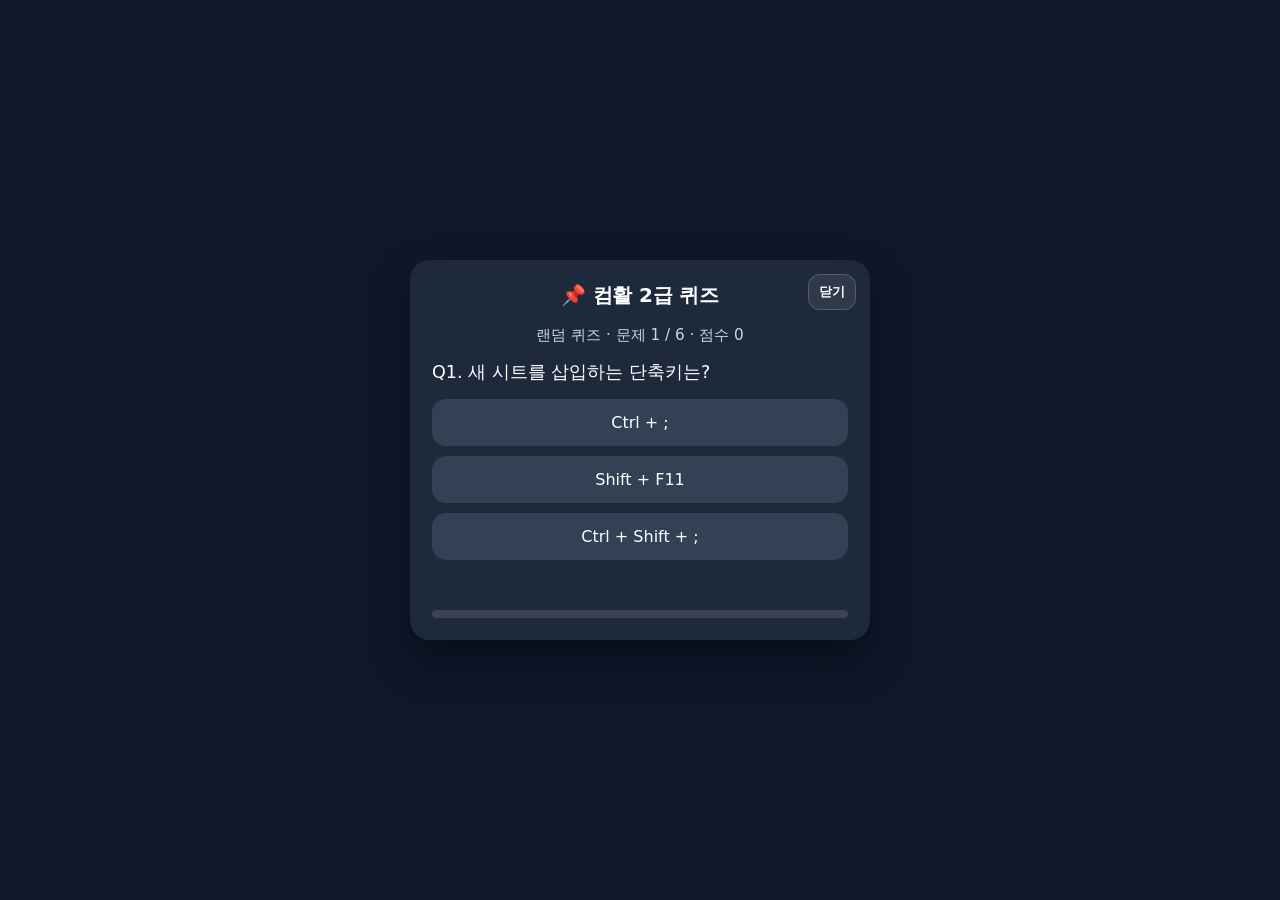
<file: 컴활_2급_quiz.html>
<!doctype html>
<html lang="ko">
<head>
<meta charset="utf-8">
<meta name="viewport" content="width=device-width, initial-scale=1">
<title>컴활 2급 퀴즈</title>
<style>
  :root{
    --bg:#0f172a;
    --card:#1e293b;
    --text:#ffffff;
    --muted:#cbd5e1;
    --opt:#334155;
    --opt-hover:#475569;
    --ok:#16a34a;
    --bad:#dc2626;
    --shadow:0 20px 40px rgba(0,0,0,.4);
    --radius:20px;
  }
  *{box-sizing:border-box}
  body{
    margin:0;
    font-family: system-ui, -apple-system, "Noto Sans KR", sans-serif;
    background:var(--bg);
    color:var(--text);
    display:flex;
    justify-content:center;
    align-items:center;
    min-height:100vh;
    padding:18px;
  }
  .quiz-box{
    position:relative;
    background:var(--card);
    width:100%;
    max-width:460px;
    border-radius:var(--radius);
    padding:22px;
    box-shadow:var(--shadow);
  }
  h1{ text-align:center; font-size:1.25rem; margin:0 0 16px 0; letter-spacing:-0.2px; }
  .meta{ text-align:center; font-size:.95rem; color:var(--muted); margin-bottom:14px; }
  .question{ font-size:1.1rem; margin:14px 0; line-height:1.4; }
  .answers{ display:flex; flex-direction:column; gap:10px; margin-top:6px; }
  .answer{
    background:var(--opt);
    padding:14px 12px;
    border-radius:14px;
    text-align:center;
    cursor:pointer;
    transition:transform .12s ease, background .12s ease;
    user-select:none;
    -webkit-tap-highlight-color: transparent;
  }
  .answer:active{ transform:scale(.99) }
  .answer:hover{ background:var(--opt-hover) }
  .correct{ background:var(--ok) !important; }
  .wrong{ background:var(--bad) !important; }
  #result{ margin-top:14px; text-align:center; font-weight:800; min-height:1.4em; }
  .note{
    margin-top:10px;
    text-align:center;
    font-size:.92rem;
    color:var(--muted);
    line-height:1.35;
    white-space:pre-line;
  }
  .progress{
    margin-top:14px;
    height:8px;
    background:rgba(255,255,255,.12);
    border-radius:999px;
    overflow:hidden;
  }
  .bar{ height:100%; width:0%; background:rgba(255,255,255,.55); transition:width .25s ease; }

  .done{ text-align:center; padding:18px 6px 6px; }
  .done h2{ margin:0 0 8px; font-size:1.35rem; }
  .btn{
    display:inline-block;
    margin-top:12px;
    background:rgba(59,130,246,.18);
    border:1px solid rgba(59,130,246,.30);
    color:var(--text);
    padding:10px 14px;
    border-radius:999px;
    cursor:pointer;
    user-select:none;
    -webkit-tap-highlight-color: transparent;
    font-weight:900;
    font-size:13px;
  }
  .btn:hover{ background:rgba(59,130,246,.24) }
  .btn:disabled{ opacity:.45; cursor:not-allowed; }
  .hint{ margin-top:10px; color:rgba(255,255,255,.72); font-size:12px; line-height:1.4; }

  .closeAllBtn{
    position:absolute;
    top:14px;
    right:14px;
    border:1px solid rgba(255,255,255,.18);
    background:rgba(255,255,255,.08);
    color:var(--text);
    padding:8px 10px;
    border-radius:12px;
    cursor:pointer;
    font-weight:900;
    font-size:13px;
    user-select:none;
    -webkit-tap-highlight-color: transparent;
  }
  .closeAllBtn:hover{ background:rgba(255,255,255,.14); }

  /* 모바일에서는 닫기 버튼 미제공 */
  @media (max-width: 768px){
    .closeAllBtn{ display:none !important; }
  }
</style>
</head>
<body>
  <div class="quiz-box" id="app" aria-live="polite"></div>

<script>
  // =========================
  // 연결된 창(팝업) 전체 닫기 (munje.html과 연동)
  // =========================
  const CHANNEL_NAME = "quiz_close_all_v1";
  const bc = ("BroadcastChannel" in window) ? new BroadcastChannel(CHANNEL_NAME) : null;

  // 모바일(스마트폰)에서는 브라우저 정책상 창/탭 닫기가 불가하므로 "닫기" 버튼을 제공하지 않습니다.
  const IS_MOBILE = (window.matchMedia && window.matchMedia("(max-width: 768px)").matches) || /Android|iPhone|iPad|iPod/i.test(navigator.userAgent);

  function requestCloseAll(){
    // 1) munje.html(부모/다른 탭)에게 "닫기" 신호
    if(bc){
      try{ bc.postMessage({ type: "closeAll" }); }catch(e){}
    }

    // 2) 같은 출처의 부모(iframe/오버레이)에게도 닫기 신호(모바일/웹뷰 대비)
    try{ window.parent && window.parent.postMessage({ type: "closeQuizOverlay" }, "*"); }catch(e){}
    try{ window.opener && window.opener.postMessage({ type: "closeQuizOverlay" }, "*"); }catch(e){}

    // 3) 팝업으로 열린 경우엔 close 시도
    try{ window.close(); }catch(e){}

    // 4) 모바일/브라우저 정책으로 window.close가 막히면:
    //    - 뒤로가기 가능하면 history.back()
    //    - 아니면 munje.html로 이동
    setTimeout(() => {
      if(!window.closed){
        // 알림 대신 안내 패널 + 이동 버튼 제공
        try{
          const hint = document.createElement("div");
          hint.style.position = "fixed";
          hint.style.left = "16px";
          hint.style.right = "16px";
          hint.style.bottom = "16px";
          hint.style.background = "rgba(15,23,42,.92)";
          hint.style.border = "1px solid rgba(255,255,255,.18)";
          hint.style.borderRadius = "16px";
          hint.style.padding = "14px 14px";
          hint.style.zIndex = "99999";
          hint.style.boxShadow = "0 18px 50px rgba(0,0,0,.35)";
          hint.innerHTML = `
            <div style="font-weight:900; margin-bottom:6px;">브라우저 정책으로 탭을 자동으로 닫을 수 없어요.</div>
            <div style="font-size:13px; line-height:1.45; color:rgba(255,255,255,.82); margin-bottom:10px;">
              아래 버튼으로 이동하거나, 상단 탭 닫기(X)를 눌러주세요.
            </div>
            <div style="display:flex; gap:10px; flex-wrap:wrap;">
              <button id="__goBackBtn" style="flex:1; min-width:120px; border:none; border-radius:999px; padding:10px 12px; font-weight:900; cursor:pointer; background:rgba(255,255,255,.14); color:#fff;">뒤로가기</button>
              <button id="__goMunjeBtn" style="flex:1; min-width:120px; border:none; border-radius:999px; padding:10px 12px; font-weight:900; cursor:pointer; background:rgba(59,130,246,.22); color:#fff;">문제풀이로</button>
            </div>
          `;
          document.body.appendChild(hint);

          const goBack = () => {
            try{
              if(history.length > 1) history.back();
              else location.replace("munje.html");
            }catch(e){
              try{ location.replace("munje.html"); }catch(e2){}
            }
          };
          const goMunje = () => {
            try{ location.replace("munje.html"); }catch(e){}
          };

          document.getElementById("__goBackBtn")?.addEventListener("click", goBack);
          document.getElementById("__goMunjeBtn")?.addEventListener("click", goMunje);
        }catch(e){}

        // 자동 복귀도 한 번 시도
        try{
          if(history.length > 1) history.back();
          else location.replace("munje.html");
        }catch(e){}
      }
    }, 250);
  }

  if(bc){
    bc.onmessage = (ev) => {
      if(ev && ev.data && ev.data.type === "closeAll"){
        try{ window.close(); }catch(e){}
      }
    };
    window.addEventListener("beforeunload", () => {
      try{ bc.close(); }catch(e){}
    });
  }

  // =========================
  // 랜덤 유틸
  // =========================
  function shuffleArray(arr){
    for(let i = arr.length - 1; i > 0; i--){
      const j = Math.floor(Math.random() * (i + 1));
      [arr[i], arr[j]] = [arr[j], arr[i]];
    }
    return arr;
  }

  // 보기 순서 섞고 정답 인덱스 재계산
  function prepareQuiz(raw){
    return raw.map((item) => {
      const opts = item.a.map((t, i) => ({ t, i }));
      shuffleArray(opts);
      const newC = opts.findIndex(o => o.i === item.c);
      return { ...item, a: opts.map(o => o.t), c: newC };
    });
  }

  // =========================
  // 문제 데이터 (원본)
  // =========================
  const quizRaw = [
    { id:"q1", q:"Q1. 새 시트를 삽입하는 단축키는?", a:["Shift + F11","Ctrl + ;","Ctrl + Shift + ;"], c:0, note:"Shift + F11 → 시트 삽입 (최대 255개까지 추가)" },
    { id:"q2", q:"Q2. 현재 시스템 날짜를 삽입하는 단축키는?", a:["Shift + F11","Ctrl + ;","Ctrl + Shift + ;"], c:1, note:"Ctrl + ; → 현재 시스템 날짜 삽입" },
    { id:"q3", q:"Q3. 현재 시스템 시간을 삽입하는 단축키는?", a:["Shift + F11","Ctrl + ;","Ctrl + Shift + ;"], c:2, note:"Ctrl + Shift + ; → 현재 시스템 시간 삽입" },
    { id:"q4", q:"Q4. 한 셀에 두 줄 이상 입력하는 단축키는?", a:["Shift + Enter","Ctrl + Enter","Alt + Enter"], c:2, note:"Alt + Enter → 한 셀에 줄바꿈 입력" },
    { id:"q5", q:"Q5. 2026년 02월 03일(월) 표시 형식으로 적절한 것은?", a:["yyyy년 mm월 dd일 (aaaa)","yyyy년 m월 d일(aaaa)","yyyy년 mmm월 ddd일(aaa)","yyyy년 mm월 dd일(aaa)"], c:3, note:"yyyy년 mm월 dd일(aaa) → 년 4자리, 월 2자리, 일 2자리, 요일 약식(aaa)" },
    {
      id:"q6",
      q:"Q6. 다음 중 날짜 데이터 입력에 대한 설명으로 옳은 것은?",
      a:[
        "날짜는 1900년 1월 1일을 1로 시작하는 일련번호로 저장된다.",
        "날짜 데이터는 슬래시(/)나 점(.) 또는 하이픈(-)으로 연, 월, 일을 구분하여 입력한다.",
        "수식에서 날짜 데이터를 직접 입력할 때에는 작은따옴표(')로 묶어서 입력한다.",
        "단축키 Ctrl+Alt+; 을 누르면 오늘 날짜가 입력된다."
      ],
      c:0,
      note:"날짜는 / . - 등으로 구분해 입력할 수 있다.\n(참고) 수식에 날짜를 직접 입력할 땐 보통 큰따옴표로 묶는다."
    }
  ];

  // =========================
  // UI 마운트/DOM 레퍼런스(중요)
  // - 완료 화면에서 app.innerHTML이 바뀌기 때문에
  //   다시 퀴즈 화면으로 돌아올 때 DOM을 재생성 & 재연결해야 함
  // =========================
  const $app = document.getElementById("app");
  let $q, $answers, $result, $note, $meta, $bar;

  function mountQuizUI(){
    $app.innerHTML = `
      <button class="closeAllBtn" id="closeAllBtn" type="button" aria-label="닫기">닫기</button>
      <h1>📌 컴활 2급 퀴즈</h1>
      <div class="meta" id="meta">터치(또는 클릭)해서 정답을 선택하세요</div>

      <div class="question" id="question"></div>
      <div class="answers" id="answers"></div>

      <div id="result"></div>
      <div class="note" id="note"></div>

      <div class="progress" aria-hidden="true">
        <div class="bar" id="bar"></div>
      </div>
    `;

    const closeBtn = document.getElementById("closeAllBtn");
    if(closeBtn) closeBtn.addEventListener("click", requestCloseAll);

    // DOM 참조 재연결
    $q = document.getElementById("question");
    $answers = document.getElementById("answers");
    $result = document.getElementById("result");
    $note = document.getElementById("note");
    $meta = document.getElementById("meta");
    $bar = document.getElementById("bar");
  }

  // =========================
  // 상태
  // =========================
  let quiz = [];
  let current = 0;
  let score = 0;
  let mode = "all"; // "all" | "wrong"
  let wrongIdSet = new Set();

  function setProgress(){
    const pct = Math.round((current / quiz.length) * 100);
    if($bar) $bar.style.width = pct + "%";
  }

  function loadQuiz(){
    setProgress();
    $result.textContent = "";
    $note.textContent = "";

    const modeLabel = (mode === "wrong") ? "오답 다시풀기" : "랜덤 퀴즈";
    $meta.textContent = `${modeLabel} · 문제 ${current+1} / ${quiz.length}  ·  점수 ${score}`;

    $q.textContent = quiz[current].q;
    $answers.innerHTML = "";

    quiz[current].a.forEach((text, i) => {
      const div = document.createElement("div");
      div.className = "answer";
      div.textContent = text;
      div.setAttribute("role", "button");
      div.setAttribute("tabindex", "0");
      div.onclick = () => checkAnswer(div, i);
      div.onkeydown = (e) => {
        if(e.key === "Enter" || e.key === " "){
          e.preventDefault();
          checkAnswer(div, i);
        }
      };
      $answers.appendChild(div);
    });
  }

  function lockAnswers(){
    document.querySelectorAll(".answer").forEach(a => {
      a.onclick = null;
      a.onkeydown = null;
      a.style.cursor = "default";
    });
  }

  function checkAnswer(el, i){
    lockAnswers();

    const correctIdx = quiz[current].c;
    const answerEls = document.querySelectorAll(".answer");

    if(i === correctIdx){
      score++;
      el.classList.add("correct");
      $result.textContent = "정답입니다 👍";
    }else{
      if(quiz[current].id) wrongIdSet.add(quiz[current].id);
      el.classList.add("wrong");
      if(answerEls[correctIdx]) answerEls[correctIdx].classList.add("correct");
      $result.textContent = "틀렸어요 ❌";
    }

    $note.textContent = quiz[current].note;

    setTimeout(() => {
      current++;
      if(current < quiz.length){
        loadQuiz();
      }else{
        finish();
      }
    }, 1200);
  }

  function startAll(){
    mode = "all";
    current = 0;
    score = 0;
    wrongIdSet = new Set();

    mountQuizUI();

    quiz = prepareQuiz(quizRaw.slice());
    shuffleArray(quiz);

    loadQuiz();
  }

  function startWrongOnly(){
    mode = "wrong";
    current = 0;
    score = 0;

    const wrongIds = Array.from(wrongIdSet);
    const wrongRaw = quizRaw.filter(q => wrongIds.includes(q.id));

    mountQuizUI();

    quiz = prepareQuiz(wrongRaw.slice());
    shuffleArray(quiz);

    loadQuiz();
  }

  function finish(){
    if($bar) $bar.style.width = "100%";

    const wrongCount = wrongIdSet.size;
    const totalCount = (mode === "wrong") ? quiz.length : quizRaw.length;

    // all-mode: 틀린 문제가 있을 때만 오답 다시풀기 제공
    const canWrongRetry = (mode === "all" && wrongCount > 0);

    // all-mode: 한 문제도 틀리지 않았으면(만점) 닫기 버튼 표시
    const canCloseAfterAllPerfect = (mode === "all" && wrongCount === 0 && totalCount > 0);

    // wrong-mode: 오답 세트를 만점으로 완료하면 닫기 버튼 표시
    const canCloseAfterWrongPerfect = (mode === "wrong" && totalCount > 0 && score === totalCount);

    // wrong-mode: 아직 만점이 아니면(오답 세트에서 또 틀림) 다시 오답세트 재도전 버튼 제공
    const canRetryWrongAgain = (mode === "wrong" && totalCount > 0 && score < totalCount);

    const showClose = (!IS_MOBILE) && (canCloseAfterAllPerfect || canCloseAfterWrongPerfect);

    $app.innerHTML = `
      <div class="done">
        <h2>🎉 퀴즈 완료!</h2>
        <div style="color:rgba(255,255,255,.88); font-size:1.05rem; line-height:1.45;">
          최종 점수: <b>${score}</b> / <b>${totalCount}</b><br>
          ${mode === "all" ? `틀린 문제: <b>${wrongCount}</b>개` : ""}
        </div>

        ${canWrongRetry ? `
          <button class="btn" id="retryWrongBtn">틀린 문제만 다시 풀기</button>
        ` : ""}

        ${canRetryWrongAgain ? `
          <button class="btn" id="retryWrongAgainBtn">틀린 문제 다시 풀기</button>
        ` : ""}

        ${showClose ? `
          <button class="btn" id="closeQuizBtn">닫기</button>
        ` : ""}

        <div class="hint">
          ${mode === "all" && wrongCount > 0 ? `· “틀린 문제만 다시 풀기”로 오답만 다시 연습할 수 있어요.<br>` : ""}
          ${mode === "all" && wrongCount === 0 ? `${IS_MOBILE ? `· 전부 맞혔어요! 상단의 X를 눌러 종료하세요.` : `· 전부 맞췄어요! “닫기”를 눌러 창을 닫을 수 있어요.`}` : ""}
          ${mode === "wrong" && score === totalCount ? `· 오답을 모두 맞췄어요! “닫기”를 눌러 창을 닫을 수 있어요.` : ""}
          ${mode === "wrong" && score < totalCount ? `· 오답 세트에서 틀린 문제가 있어요. “틀린 문제 다시 풀기”로 다시 도전하세요.` : ""}
        </div>
      </div>
    `;

    if(canWrongRetry){
      const retryWrongBtn = document.getElementById("retryWrongBtn");
      retryWrongBtn.addEventListener("click", startWrongOnly);
    }

    if(canRetryWrongAgain){
      const retryWrongAgainBtn = document.getElementById("retryWrongAgainBtn");
      retryWrongAgainBtn.addEventListener("click", startWrongOnly);
    }

    if(showClose){
      const closeQuizBtn = document.getElementById("closeQuizBtn");
      closeQuizBtn.addEventListener("click", requestCloseAll);
    }
  }
  // 시작
  startAll();
</script>
</body>
</html>
</file>
<file: design.css>
/* Shared visual language: paper, ink, and a restrained olive accent. */
body.home-theme,body.study-theme,body.multimedia-theme{font-family:Arial,"Apple SD Gothic Neo","Malgun Gothic",sans-serif;color:#252923;background:#f3f2ed;-webkit-font-smoothing:antialiased}
body.study-theme{--bg:#f3f2ed;--card:#fffefa;--text:#252923;--muted:#797e71;--line:#dedfd5;--primary:#4c6144;--primary-hover:#394d32;--primary-soft:#edf1e8;--shadow:none;--shadow-btn:none;--radius:8px;--side-bg:#eeeee6;--side-card:#fffefa;--side-border:#d7d9cd;--side-title:#252923;--side-sub:#737866;--side-accent:#4c6144;--side-accent-soft:#e4eadc;--side-shadow:none}
.study-theme .wrap{max-width:1420px;padding:36px 40px 90px}
.study-theme header{align-items:center;margin-bottom:28px;padding-bottom:24px;border-bottom:1px solid #d7d9cd}
.study-theme .study-brand{font-size:11px;font-weight:700;letter-spacing:3px;color:#627057;margin-bottom:10px}
.study-theme h1{font-size:25px;letter-spacing:-1px;font-weight:700}
.study-theme header .small{margin-top:7px;max-width:680px;font-size:12px;line-height:1.6;color:#797e71}
.study-theme .layout{grid-template-columns:minmax(0,1fr) 300px;gap:26px}
.study-theme main.card{padding:32px 36px;min-width:0;border:1px solid #dddfd3;box-shadow:0 4px 18px #25292305}
.study-theme .row{padding-bottom:22px;margin-bottom:26px;border-bottom:1px solid #e5e6dc;align-items:center}
.study-theme .tag{border-radius:5px;font-size:13px;font-weight:600;padding:10px 12px;background-color:#fffefa}
.study-theme .tagSelect{padding-right:32px}
.study-theme .row>.meta:last-child .tag{border:0;background:transparent;padding:0;color:#7a806e;font-size:11px;letter-spacing:.5px}
.study-theme .qtitle:empty{display:none}
.study-theme .qdesc{font-size:20px;font-weight:600;line-height:1.85;letter-spacing:-.35px;margin-bottom:28px;overflow-wrap:anywhere}
.study-theme .options{gap:0;border-top:1px solid #daddd1}
.study-theme .opt{border:0;border-bottom:1px solid #e0e2d7;border-radius:0;padding:18px 12px;background:transparent;gap:14px;transition:background .15s}
.study-theme .opt:hover{background:#f1f3eb}
.study-theme .opt:has(input:checked){background:#eaf0e2;box-shadow:inset 3px 0 #4c6144}
.study-theme .opt input{accent-color:#4c6144;transform:none;margin-top:7px;width:16px;height:16px;flex-shrink:0}
.study-theme .opt .optText{font-size:16px;line-height:1.85;gap:12px}
.study-theme .opt .optText strong{font-size:12px;color:#7c826f;line-height:2.5;font-weight:600;min-width:16px}
.study-theme .actions{margin-top:28px;gap:8px}
.study-theme .btn{border-radius:5px;padding:11px 15px;font-weight:600;box-shadow:none;font-size:12px}
.study-theme .btn.ghost:hover{background:#edf1e8;border-color:#9da891}
.study-theme .btn.secondary{background:#30382d}
.study-theme .btn.danger{background:transparent;border:1px solid #dfd1c7;color:#a25d45}
.study-theme .btn.danger:hover{background:#f7eee8}
.study-theme .quizMenuBtn{border-radius:5px;background:#fffefa;border:1px solid #cbd1bf;color:#4c6144;box-shadow:none;padding:10px 15px;font-size:11px;letter-spacing:1px}
.study-theme .pill{border-radius:4px;border:0;background:#e7eadd;color:#59664d;font-variant-numeric:tabular-nums;padding:10px 12px}
.study-theme .side{top:24px}
.study-theme .side .card{padding:20px;border-radius:8px}
.study-theme .side-title{font-size:12px;letter-spacing:1px;margin-bottom:18px;padding-bottom:12px;border-bottom:1px solid #d1d5c5}
.study-theme .badge{border:0;background:transparent;padding:0;font-size:11px;gap:5px;border-radius:0}
.study-theme .toolsRow{justify-content:space-between;margin-bottom:8px}
.study-theme .chk{border:0;background:transparent;padding:4px 0;font-size:12px;accent-color:#4c6144}
.study-theme .jump input{min-width:0;border-radius:5px;font-size:12px;padding:10px}
.study-theme .jump .btn{border-radius:5px;padding:10px}
.study-theme .mode{display:grid;grid-template-columns:1fr 1fr;gap:6px}
.study-theme .mode .btn{padding:9px 5px;font-size:10px;white-space:normal;line-height:1.5}
.study-theme .tabs{flex-wrap:nowrap;gap:0;padding:3px;border-radius:5px;background:#dddfd2;margin:16px 0 8px}
.study-theme .tab{min-width:0;flex:1;border:0;background:transparent;border-radius:3px;padding:10px 4px;font-size:11px;color:#727861;font-weight:600}
.study-theme .tab.active{background:#fffefa;color:#334c2b;box-shadow:0 1px 3px #25292312}
.study-theme .nav-grid{gap:5px}
.study-theme .nav-round{font-size:11px;font-weight:600;color:#748065;letter-spacing:.5px;padding:14px 0 6px}
.study-theme .nav-btn{border-radius:4px;padding:9px 4px;box-shadow:none;border:1px solid #d8dbcf}
.study-theme .nav-btn .n{font-size:12px;font-weight:600}
.study-theme .nav-btn .a{font-size:9px;color:#999e8c}
.study-theme .nav-btn.active{background:#4c6144;border-color:#4c6144}
.study-theme .nav-btn.active .n,.study-theme .nav-btn.active .a{color:#fff}
.study-theme .nav-btn:hover{border-color:#8d9c7c;background:#e5ebdc}
.study-theme .nav-btn.active:hover{background:#394d32}
.study-theme .nav-btn.correct{background:#e4eedf;border-color:#adc29f}
.study-theme .nav-btn.wrong{background:#f6e8df;border-color:#d8b19d}
.study-theme .legend{font-size:10px;gap:8px;margin-top:18px}
.study-theme .duplicate-questions{border:0;border-left:2px solid #869b6e;background:#edf1e7;border-radius:0;color:#5c684e}
.study-theme .duplicate-questions button{color:#4c6144}
.study-theme .qimg-wrap{border:1px solid #e0e2d6;border-radius:4px;padding:16px;margin-bottom:24px;background:#fff}
.study-theme .qimg,.study-theme .optImg{border-radius:2px}
.study-theme #quizStopwatch{background:#30382d;border:1px solid #47523f;border-radius:6px;box-shadow:0 6px 20px #20291b25}
.study-theme #swTime{font-variant-numeric:tabular-nums;font-weight:600}
.study-theme #swStart{background:#a8bf8c;color:#1d2c17}
.study-theme #swStop{background:#a06651;color:#fff}
.study-theme #swReset{background:#e4e6dc;color:#30382d}
.study-theme #goHomeInQuiz{width:34px;height:34px;left:5px;top:40px;border-radius:4px;background:#eeeee6;color:#66705c;box-shadow:none}
.study-theme #goHomeInQuiz svg{width:18px;height:18px}
.study-theme :focus-visible,.home-theme :focus-visible{outline:2px solid #6b8055;outline-offset:3px}
.home-theme .page-bg{background:#f3f2ed;padding:70px 32px;min-height:100vh}
.home-theme .page-bg::before,.home-theme .ai-icon-deco,.home-theme .feature::before,.home-theme .feature .icon,.home-theme .badge .dot{display:none}
.home-theme .canvas{max-width:1060px;padding:0;background:transparent;box-shadow:none;border-radius:0;backdrop-filter:none}
.home-theme .home-brand{display:flex;justify-content:space-between;align-items:center;border-bottom:1px solid #cfd3c5;padding-bottom:20px;margin-bottom:52px;font-size:12px;letter-spacing:3px;font-weight:700;color:#4c6144}
.home-theme .home-brand span{letter-spacing:0;font-size:11px;color:#828772;font-weight:400}
.home-theme .badge-row{gap:12px;margin-bottom:16px}
.home-theme .badge{border:0;border-radius:0;background:transparent;box-shadow:none;padding:0;color:#788367;font-size:11px;letter-spacing:.5px;animation:none}
.home-theme .badge.primary{background:transparent;color:#4c6144}
.home-theme .hero-title{max-width:800px;margin:0 0 24px}
.home-theme .title-main{background:none;-webkit-text-fill-color:#252923;color:#252923;animation:none;font-size:58px;line-height:1.2;font-weight:600;letter-spacing:-3px}
.home-theme .intro{font-size:16px;color:#777d6c;line-height:1.8;margin-bottom:42px;max-width:640px}
.home-theme .feature-grid{grid-template-columns:repeat(4,1fr);gap:0;margin-bottom:44px;border-top:1px solid #d1d5c7;border-bottom:1px solid #d1d5c7}
.home-theme .feature{background:transparent;border:0;border-right:1px solid #d1d5c7;padding:24px 20px;box-shadow:none;border-radius:0;transform:none}
.home-theme .feature:first-child{padding-left:0}
.home-theme .feature:last-child{border-right:0}
.home-theme .feature:hover{transform:none;box-shadow:none;background:transparent}
.home-theme .feature .head{gap:0;margin-bottom:10px}
.home-theme .feature b{font-size:14px;color:#394632;font-weight:600}
.home-theme .feature p{padding:0;font-size:12px;line-height:1.8;color:#838874}
.home-theme .cert-title{font-size:12px;letter-spacing:1px;color:#4c6144;margin-bottom:12px}
.home-theme .cert-select-wrap{max-width:620px;margin-bottom:18px}
.home-theme .cert-select-wrap select{border:1px solid #bac4ab;border-radius:5px;padding:18px;background:#fffefa;font-size:16px;color:#293525;font-family:inherit;box-shadow:none}
.home-theme .cert-select-hint{font-size:12px;color:#858b78}
.home-theme .btn{background:#4c6144;color:#fff;border:0;border-radius:4px;box-shadow:none;padding:10px 16px;font-size:12px}
.home-theme .btn:hover{background:#394d32;transform:none;box-shadow:none}
.home-theme .mini{font-size:11px;color:#929783}
.home-theme .study-summary{border:1px solid #d4d8c9;border-radius:6px;background:#eeeee5;padding:24px;margin-top:38px;box-shadow:none}
.home-theme .study-summary h2{font-size:15px;color:#394632}
.home-theme .summary-tabs .tab{background:transparent;border:0;color:#7a856c;border-radius:0;font-size:11px}
.home-theme .preview-box{background:transparent;border:0;border-radius:0;padding:15px 0 0;box-shadow:none}
.home-theme .preview-title{font-size:12px;color:#667359}
.home-theme .preview-box .line{font-size:13px;color:#758168}
.home-theme .wish-wrap{margin-top:26px}
.home-theme .wish-text{font-size:12px;color:#89927c;background:none;-webkit-text-fill-color:#89927c;animation:none}
.home-theme .wish-icon{display:none}
.home-theme .home-float{background:#fffefa;color:#4c6144;box-shadow:0 2px 8px #25292310}
.multimedia-theme .header-card,.multimedia-theme .q-card,.multimedia-theme .note-card{border-radius:6px;box-shadow:none;border-color:#d7d9cd}
.multimedia-theme .header-card{border-top-color:#4c6144}
.multimedia-theme .option-label{border-radius:4px}
@media(max-width:980px){.study-theme .layout{grid-template-columns:minmax(0,1fr)}.study-theme .side{position:static}.study-theme .nav-grid{grid-template-columns:repeat(8,minmax(0,1fr))}.home-theme .title-main{font-size:46px}}
@media(max-width:600px){.study-theme .wrap{padding:22px 14px 90px}.study-theme header{align-items:flex-start;gap:12px;margin-bottom:18px}.study-theme h1{font-size:20px;line-height:1.45}.study-theme header .small{display:none}.study-theme header>div:last-child{flex-wrap:wrap;justify-content:flex-end}.study-theme .study-brand{font-size:9px;letter-spacing:2px}.study-theme main.card{padding:20px 16px}.study-theme .qdesc{font-size:18px}.study-theme .opt .optText{font-size:15px}.study-theme .row{gap:14px;padding-bottom:16px;margin-bottom:20px}.study-theme .tag{font-size:12px}.study-theme .row>.meta:last-child{display:none}.study-theme #goHomeInQuiz{top:auto;left:auto;right:12px;bottom:12px}.home-theme .page-bg{padding:30px 22px}.home-theme .home-brand{margin-bottom:36px;font-size:10px;letter-spacing:2px}.home-theme .home-brand span{font-size:9px}.home-theme .title-main{font-size:36px;letter-spacing:-1.8px}.home-theme .intro{font-size:14px;margin-bottom:28px}.home-theme .feature-grid{grid-template-columns:1fr 1fr}.home-theme .feature{padding:18px 12px!important;border-bottom:1px solid #d1d5c7}.home-theme .feature:nth-child(2n){border-right:0}.home-theme .feature p{font-size:11px}.home-theme .study-summary{padding:18px}.home-theme .summary-top{flex-wrap:wrap;gap:12px}}
@media(prefers-reduced-motion:reduce){.home-theme *,.study-theme *{animation:none!important;transition:none!important;scroll-behavior:auto!important}}
body.home-theme:not(.quiz-mode) .study-summary{background:#eeeee5!important;border:1px solid #d4d8c9!important;box-shadow:none!important;padding:24px!important}
body.home-theme:not(.quiz-mode) .study-summary .summary-top{display:flex!important}
.home-theme .wish-wrap{background:transparent;border:0;border-radius:0;padding:8px;box-shadow:none}
.home-theme .wish-wrap::before{display:none}
.home-theme.quiz-mode .home-float{width:32px;height:32px;padding:0!important;top:34px;left:8px;border-radius:4px;background:#eeeee6;color:#64745a;box-shadow:none}
.home-theme .mobile-home-fab{background:#4c6144;color:#fff;width:42px;height:42px;right:14px;left:auto;bottom:16px;transform:none;box-shadow:0 3px 12px #25351c20}
@media(max-width:600px){.study-theme header{display:grid;grid-template-columns:minmax(0,1fr) auto}.study-theme header>div:last-child{display:flex!important;flex-direction:column;gap:6px!important}.study-theme header .pill{font-size:10px;padding:6px 8px}.study-theme .quizMenuBtn{padding:7px 12px}.study-theme .side{min-width:0}.study-theme .legend{gap:5px}body.home-theme:not(.quiz-mode) .study-summary{padding:18px!important}.study-theme #quizStopwatch{top:auto;bottom:18px;right:68px}.study-theme .actions .btn{padding:10px 12px}}
.study-theme .mode .hasTip::after{left:0;transform:translateY(4px);background:#30382d;border-radius:5px;font-size:12px}
.study-theme .mode .hasTip:nth-child(2)::after{left:auto;right:0}
.study-theme .mode .hasTip:hover::after,.study-theme .mode .hasTip:focus-visible::after{transform:translateY(0)}
.home-theme .preview-head .dots{display:none}
/* Adult learners: brighter surfaces, stronger contrast and generous type. */
body.home-theme,body.study-theme,body.multimedia-theme{background:#f4f8fc;color:#172b44}
body.study-theme{--bg:#f4f8fc;--card:#fff;--text:#172b44;--muted:#495e75;--line:#cad8e6;--primary:#175da0;--primary-hover:#104a82;--primary-soft:#edf5ff;--side-bg:#fff;--side-card:#fff;--side-border:#cad8e6;--side-title:#172b44;--side-sub:#425b75;--side-accent:#175da0;--side-accent-soft:#e5f1ff;--good:#247342;--bad:#b63a32}
.study-theme .wrap{padding-top:30px}
.study-theme header{border-color:#cad8e6;gap:18px}
.study-theme .study-brand{font-size:15px;color:#315e88;letter-spacing:1px}
.study-theme h1{font-size:30px;color:#172b44}
.study-theme header .small{font-size:15px;color:#495e75;line-height:1.8;max-width:850px}
.study-theme main.card{border-color:#cad8e6;background:#fff;padding:30px 32px}
.study-theme .row{border-color:#d6e1ec}
.study-theme .tag{font-size:17px;color:#172b44;background-color:#fff;border-color:#b7cbe0;padding:12px 14px;min-height:48px}
.study-theme .tagSelect{padding-right:34px}
.study-theme .row>.meta:last-child .tag{font-size:14px;color:#495e75}
.study-theme .qdesc{font-size:25px;line-height:1.9;font-weight:600;letter-spacing:0;margin-bottom:26px;color:#132b45}
.study-theme .options{border-color:#cad8e6}
.study-theme .opt{padding:20px 14px;border-color:#d6e1ec}
.study-theme .opt:hover{background:#f1f7ff}
.study-theme .opt:has(input:checked){background:#e9f3ff;box-shadow:inset 4px 0 #175da0}
.study-theme .opt input{accent-color:#175da0;width:20px;height:20px;margin-top:9px}
.study-theme .opt .optText{font-size:22px;line-height:1.9}
.study-theme .opt .optText strong{font-size:19px;color:#31577d;min-width:24px;line-height:2.2}
.study-theme .btn{font-size:16px;padding:13px 17px;min-height:48px}
.study-theme .btn.ghost:hover{background:#edf5ff;border-color:#6997c4}
.study-theme .btn.secondary{background:#324e6b}
.study-theme .btn.danger{color:#a0372c;border-color:#d6aaa2;background:#fff}
.study-theme .btn.danger:hover{background:#fff2ef}
.study-theme .quizMenuBtn{font-size:15px;border-color:#98b7d4;background:#fff;color:#175da0;padding:12px 16px;min-height:44px}
.study-theme .pill{font-size:15px;background:#e5f1ff;color:#245482;padding:12px 14px}
.study-theme .layout{grid-template-columns:minmax(0,1fr) 350px;gap:24px}
.study-theme .side .card{border-color:#cad8e6;background:#fff;padding:20px}
.study-theme .side-title{font-size:20px;color:#172b44;border-color:#d6e1ec;letter-spacing:0}
.study-theme .badge{font-size:15px;color:#425b75;line-height:1.6}
.study-theme .chk{font-size:16px;color:#425b75;padding:8px 0;accent-color:#175da0}
.study-theme .chk input{width:18px;height:18px}
.study-theme .jump input{font-size:16px;padding:12px;min-height:46px;border-color:#b7cbe0}
.study-theme .jump .btn{font-size:16px;padding:11px 14px}
.study-theme .mode{gap:8px}
.study-theme .mode .btn{font-size:14px;min-height:48px;padding:10px 6px;color:#294d70}
.study-theme .tabs{background:#e9f1fa;padding:4px;margin:18px 0 10px}
.study-theme .tab{font-size:16px;padding:13px 6px;color:#31577d;min-height:48px}
.study-theme .tab.active{background:#175da0;color:#fff;box-shadow:none}
.study-theme .nav-round{font-size:16px;color:#31577d;padding:18px 0 8px;letter-spacing:0}
.study-theme .nav-grid{gap:7px}
.study-theme .nav-btn{border-color:#bfd1e2;padding:12px 5px;min-height:56px}
.study-theme .nav-btn .n{font-size:19px;font-weight:700}
.study-theme .nav-btn .a{font-size:13px;color:#49647e;margin-top:5px}
.study-theme .nav-btn.active{background:#175da0;border-color:#175da0}
.study-theme .nav-btn:hover{background:#edf5ff;border-color:#5f92c4}
.study-theme .nav-btn.active:hover{background:#104a82}
.study-theme .nav-btn.correct{background:#eaf6ed;border-color:#80b18b}
.study-theme .nav-btn.wrong{background:#fff0eb;border-color:#d7a291}
.study-theme .legend{font-size:13px;color:#425b75;gap:10px;line-height:1.8}
.study-theme .duplicate-questions{font-size:16px;background:#edf5ff;border-color:#5084b4;color:#294d70;padding:12px;line-height:1.8}
.study-theme .duplicate-questions button{color:#175da0;font-size:16px;min-height:40px}
.study-theme .result,.study-theme .explainText,.study-theme #explainText{font-size:20px;line-height:1.9}
.study-theme .qimg-wrap{background:#fff;border-color:#cad8e6}
.study-theme #quizStopwatch{background:#203e5c;border-color:#456989}
.study-theme #swTime{font-size:22px}
.study-theme #quizStopwatch .sw-controls button{font-size:12px;padding:7px 2px}
.study-theme #swStart{background:#b9e0c5;color:#173c24}
.study-theme #swStop{background:#bc5147}
.study-theme #swReset{background:#e6eef7;color:#203e5c}
.study-theme .mode .hasTip::after{background:#203e5c;font-size:15px}
.study-theme #goHomeInQuiz{background:#e5f1ff;color:#175da0}
.study-theme :focus-visible,.home-theme :focus-visible{outline:3px solid #175da0;outline-offset:3px}
.home-theme .page-bg{background:#f4f8fc}
.home-theme .home-brand{color:#245482;border-color:#cad8e6;font-size:16px;letter-spacing:1px}
.home-theme .home-brand span{font-size:14px;color:#495e75}
.home-theme .badge{color:#425b75;font-size:14px}
.home-theme .badge.primary{color:#175da0}
.home-theme .title-main{-webkit-text-fill-color:#172b44;color:#172b44;font-size:60px}
.home-theme .intro{font-size:21px;color:#425b75;line-height:1.9;max-width:800px}
.home-theme .feature-grid{border-color:#cad8e6}
.home-theme .feature{border-color:#cad8e6}
.home-theme .feature b{font-size:19px;color:#244e78}
.home-theme .feature p{font-size:16px;color:#425b75;line-height:1.9}
.home-theme .cert-title{font-size:18px;color:#245482}
.home-theme .cert-select-wrap{max-width:740px}
.home-theme .cert-select-wrap select{font-size:22px;padding:20px;border-color:#9ebbd6;background:#fff;color:#172b44}
.home-theme .cert-select-hint{font-size:17px;color:#425b75;line-height:1.8}
.home-theme .btn{background:#175da0;font-size:17px;padding:13px 18px}
.home-theme .btn:hover{background:#104a82}
.home-theme .mini{font-size:14px;color:#495e75}
body.home-theme:not(.quiz-mode) .study-summary{background:#fff!important;border-color:#cad8e6!important}
.home-theme .study-summary h2{font-size:21px;color:#244e78}
.home-theme .summary-tabs .tab{font-size:15px;color:#425b75}
.home-theme .preview-title{font-size:18px;color:#244e78}
.home-theme .preview-box .line{font-size:18px;color:#425b75;line-height:1.9}
.home-theme .wish-text{font-size:17px;color:#495e75;-webkit-text-fill-color:#495e75}
.home-theme.quiz-mode .home-float,.home-theme .mobile-home-fab{background:#175da0;color:#fff}
.multimedia-theme{--text-sub:#425b75;--text-main:#172b44;--primary:#203e5c;--accent:#175da0;--bg-color:#f4f8fc}
.multimedia-theme .header-card,.multimedia-theme .q-card,.multimedia-theme .note-card{background:#fff;border-color:#cad8e6}
.multimedia-theme .header-card{border-top-color:#175da0}
@media(max-width:1100px){.study-theme .layout{grid-template-columns:minmax(0,1fr)}.study-theme .side{position:static}.study-theme .nav-grid{grid-template-columns:repeat(8,minmax(0,1fr))}}
@media(max-width:600px){.study-theme h1{font-size:24px}.study-theme .study-brand{font-size:12px}.study-theme main.card{padding:22px 16px}.study-theme .qdesc{font-size:22px;line-height:1.9}.study-theme .opt .optText{font-size:20px}.study-theme .opt .optText strong{font-size:17px}.study-theme .opt{padding:18px 8px;gap:10px}.study-theme .tag{font-size:15px;min-height:44px}.study-theme .actions .btn{font-size:15px;padding:11px 13px}.study-theme header .pill{font-size:13px;padding:8px}.study-theme .quizMenuBtn{font-size:14px;padding:8px 12px}.study-theme .side .card{padding:16px}.study-theme .nav-grid{grid-template-columns:repeat(5,minmax(0,1fr))}.study-theme .legend{font-size:13px;gap:8px}.study-theme #swTime{font-size:18px}.home-theme .home-brand{font-size:14px}.home-theme .home-brand span{font-size:12px;letter-spacing:0}.home-theme .title-main{font-size:40px}.home-theme .intro{font-size:19px}.home-theme .feature b{font-size:17px}.home-theme .feature p{font-size:15px}.home-theme .cert-select-wrap select{font-size:19px}.home-theme .cert-select-hint{font-size:16px}.home-theme .preview-box .line{font-size:17px}.home-theme .summary-tabs .tab{font-size:14px}}
.study-theme .qdesc,.study-theme .optText,.study-theme .mode .btn,.home-theme .intro,.home-theme .feature p{word-break:keep-all;overflow-wrap:anywhere}
.study-theme .sim-card{background:#fff;border:1px solid #cad8e6;border-radius:6px;padding:22px;box-shadow:none}
.study-theme .sim-badge{font-size:15px;border-radius:4px;color:#294d70;background:#edf5ff;font-weight:600}
.study-theme .sim-q{font-size:21px;color:#172b44}
.study-theme .sim-desc{font-size:22px;line-height:1.9;word-break:keep-all}
.study-theme .sim-opt .t,.study-theme .sim-explain,.study-theme .sim-result{font-size:20px;line-height:1.9}
.study-theme .sim-opt{border-radius:4px;padding:16px;background:#fff;border-color:#cad8e6;accent-color:#175da0}
.study-theme #similarScreen .small{font-size:16px;line-height:1.8;color:#425b75}
/* Restrained warm neutrals and a single eucalyptus accent. */
body.home-theme,body.study-theme,body.multimedia-theme{background:#f7f6f2;color:#292c2b}
body.study-theme{--bg:#f7f6f2;--card:#ffffff;--text:#292c2b;--muted:#606663;--line:#e3e5e0;--primary:#3f625a;--primary-hover:#2f4c45;--primary-soft:#edf3f0;--side-bg:#ffffff;--side-card:#ffffff;--side-border:#e3e5e0;--side-title:#292c2b;--side-sub:#606663;--side-accent:#3f625a;--side-accent-soft:#edf3f0;--good:#2f7145;--bad:#a14837}
.study-theme header,.study-theme .row,.study-theme .side-title{border-color:#e3e5e0}
.study-theme h1,.study-theme .qdesc,.study-theme .tag,.study-theme .sim-q{color:#292c2b}
.study-theme .study-brand{color:#3f625a;letter-spacing:.5px}
.study-theme header .small,.study-theme .row>.meta:last-child .tag,.study-theme .badge,.study-theme .chk,.study-theme .legend{color:#606663}
.study-theme main.card,.study-theme .side .card,.study-theme .sim-card{background:#ffffff;border-color:#e3e5e0}
.study-theme .tag{background-color:#ffffff;border-color:#d7dcd8}
.study-theme .options,.study-theme .opt{border-color:#e7e9e5}
.study-theme .opt:hover,.study-theme .btn.ghost:hover{background:#f5f7f5;border-color:#a8bab1}
.study-theme .opt:has(input:checked){background:#edf3f0;box-shadow:inset 4px 0 #3f625a}
.study-theme .opt input,.study-theme .chk,.study-theme .sim-opt{accent-color:#3f625a}
.study-theme .opt .optText strong{color:#646d68}
.study-theme .btn.secondary{background:#454b48}
.study-theme .btn.danger{color:#97533f;border-color:#ddbcad;background:#fffaf6}
.study-theme .btn.danger:hover{background:#f8e9df}
.study-theme .quizMenuBtn{color:#3f625a;background:#ffffff;border-color:#c6d2cc}
.study-theme .pill{color:#495e56;background:#eef2ef}
.study-theme .jump input{background:#ffffff;border-color:#d7dcd8;color:#292c2b}
.study-theme .mode .btn,.study-theme .nav-round{color:#495e56}
.study-theme .tabs{background:#f1f3f1}
.study-theme .tab{color:#5c6560}
.study-theme .tab.active{background:#3f625a;color:#ffffff;box-shadow:inset 0 0 0 1px #3f625a}
.study-theme .nav-btn{background:#ffffff;border-color:#e0e5e1}
.study-theme .nav-btn .n{color:#292c2b}
.study-theme .nav-btn .a{color:#737c76}
.study-theme .nav-btn.active{background:#3f625a;border-color:#3f625a}
.study-theme .nav-btn.active .n,.study-theme .nav-btn.active .a{color:#ffffff}
.study-theme .nav-btn:hover,.study-theme .nav-btn.active:hover{background:#edf3f0;border-color:#3f625a}
.study-theme .nav-btn.correct{background:#edf5ee;border-color:#b3ceb9}
.study-theme .nav-btn.wrong{background:#fbefec;border-color:#dfb9ae}
.study-theme .dot.blue{background:#3f625a;border-color:#3f625a}
.study-theme .duplicate-questions{background:#f5f4ee;border-color:#d5d1bb;color:#645e47}
.study-theme .duplicate-questions button{color:#645e47}
.study-theme .qimg-wrap{background:#fff;border-color:#e3e5e0}
.study-theme #quizStopwatch{background:#303b36;border-color:#46574e}
.study-theme #swStart{background:#dbece2;color:#304b3e}
.study-theme #swStop{background:#f0ded6;color:#6f4838}
.study-theme #swReset{background:#eef0ed;color:#464e48}
.study-theme #goHomeInQuiz{background:#f1f3f1;color:#3f625a}
.study-theme .mode .hasTip::after{background:#303b36}
.study-theme .sim-badge{background:#f1f3f0;color:#59635d;border-color:#e3e5e0}
.study-theme .sim-opt{background:#ffffff;border-color:#e3e5e0}
.study-theme #similarScreen .small{color:#606663}
.study-theme :focus-visible,.home-theme :focus-visible{outline-color:#3f625a}
.home-theme .page-bg{background:#f7f6f2}
.home-theme .home-brand{color:#3f625a;border-color:#e3e5e0}
.home-theme .home-brand span,.home-theme .badge,.home-theme .intro,.home-theme .feature p,.home-theme .cert-select-hint,.home-theme .mini{color:#606663}
.home-theme .badge.primary,.home-theme .cert-title{color:#3f625a}
.home-theme .title-main{-webkit-text-fill-color:#292c2b;color:#292c2b}
.home-theme .feature-grid,.home-theme .feature{border-color:#e3e5e0}
.home-theme .feature b{color:#303e37}
.home-theme .cert-select-wrap select{color:#292c2b;background:#ffffff;border-color:#bac9c0}
.home-theme .btn{background:#3f625a}
.home-theme .btn:hover{background:#2f4c45}
body.home-theme:not(.quiz-mode) .study-summary{background:#f0f3f0!important;border-color:#e3e5e0!important}
.home-theme .study-summary h2,.home-theme .preview-title{color:#303e37}
.home-theme .summary-tabs .tab,.home-theme .preview-box .line{color:#606663}
.home-theme .wish-text{color:#626c65;-webkit-text-fill-color:#626c65}
.home-theme.quiz-mode .home-float,.home-theme .mobile-home-fab{background:#edf3f0;color:#3f625a}
.multimedia-theme{--text-sub:#606663;--text-main:#292c2b;--primary:#3f625a;--accent:#3f625a;--accent-light:#edf3f0;--bg-color:#f7f6f2;--border-color:#e3e5e0}
.multimedia-theme .header-card,.multimedia-theme .q-card,.multimedia-theme .note-card{background:#ffffff;border-color:#e3e5e0}
.multimedia-theme .header-card{border-top-color:#a9c1b5}

/* Locally hosted Korean calligraphy for the teacher's classroom name. */
@font-face{font-family:ChoiCalligraphy;src:url("assets/fonts/NanumBrushScript-Regular.ttf") format("truetype");font-style:normal;font-weight:400;font-display:swap}
.study-theme .teacher-brand{font-family:ChoiCalligraphy,"Malgun Gothic",sans-serif;font-size:32px;font-weight:400;letter-spacing:0;line-height:1.3;display:inline-block;vertical-align:baseline}
@media(max-width:600px){.study-theme .teacher-brand{font-size:27px}}

/* Clear hierarchy, quiet surfaces, generous reading space. */
.study-theme header{border-bottom:0;padding-bottom:8px;margin-bottom:28px;gap:20px}
.study-theme .study-brand{display:flex;align-items:baseline;flex-wrap:wrap;gap:10px;font-size:14px;font-weight:400;line-height:1.6}
.study-theme .teacher-brand{font-size:34px}
.study-theme .brand-note{color:#707872;font-size:14px}
.study-theme h1{font-size:30px;letter-spacing:-1px;margin-top:12px}
.study-theme header .small{font-size:14px;color:#646d67}
.study-theme main.card,.study-theme .side .card{border-radius:16px;box-shadow:0 6px 24px #25362b04}
.study-theme .side .card{padding:22px}
.study-theme .side-title{font-size:18px;letter-spacing:-.3px;font-weight:700;border:0;padding-bottom:0}
.study-theme .tag{border-radius:9px;background:#fff;padding:12px 15px}
.study-theme .row{margin-bottom:30px;padding-bottom:24px}
.study-theme .qdesc{color:#292c2b;line-height:1.75;letter-spacing:-.5px}
.study-theme .options{border-top:0;gap:10px}
.study-theme .opt{border:1px solid #e3e7e2;border-radius:10px;padding:20px 18px;background:#fff}
.study-theme .opt:hover{background:#f7f9f7;border-color:#b6c8bd}
.study-theme .opt:has(input:checked){background:#eff5f1;border-color:#88a697;box-shadow:none}
.study-theme .opt input{width:20px;height:20px}
.study-theme .btn,.study-theme .quizMenuBtn{border-radius:8px;letter-spacing:0}
.study-theme .mode{gap:10px;margin-top:16px}
.study-theme .mode .btn{padding:13px 8px;font-size:15px}
.study-theme .tabs{border-radius:9px;padding:4px;margin-top:22px}
.study-theme .tab{border-radius:6px;font-size:15px;padding:12px 5px}
.study-theme .tab.active{box-shadow:none}
.study-theme .nav-grid{gap:8px}
.study-theme .nav-btn{border-radius:8px;min-height:54px}
.study-theme .nav-btn.active:hover{background:#2f4c45;color:white}
.study-theme .nav-round{font-size:15px;letter-spacing:0;padding:20px 0 10px;color:#606b63}
.study-theme .pill{background:#edf2ee;border-radius:8px;color:#455c4f}
.study-theme .sim-card{border-radius:12px;padding:26px}
.home-theme .page-bg{padding-top:42px}
.home-theme .home-brand{font-size:20px;letter-spacing:-.5px;padding-bottom:24px;margin-bottom:38px}
.home-theme .badge-row{gap:12px}
.home-theme .badge{border:0;background:transparent;padding:0;font-size:15px}
.home-theme .badge.primary{color:#3f625a}
.home-theme .title-main{font-size:60px;font-weight:700;line-height:1.25;letter-spacing:-2.5px;margin-top:24px}
.home-theme .intro{font-size:21px;line-height:1.8;max-width:730px}
.home-theme .feature-grid{background:#fff;border:1px solid #e3e5e0;border-radius:14px;overflow:hidden}
.home-theme .feature{padding:26px 22px!important;background:transparent!important}
.home-theme .feature b{font-size:19px;letter-spacing:-.4px}
.home-theme .feature p{font-size:17px;line-height:1.7}
.home-theme .cert-select-wrap select{border-radius:10px;box-shadow:none;padding:18px 20px}
.home-theme .btn{border-radius:8px;box-shadow:none}
body.home-theme:not(.quiz-mode) .study-summary{border-radius:14px!important;box-shadow:none!important}
.home-theme .wish-text{font-size:18px;font-weight:400;letter-spacing:0}
.multimedia-theme .header-card,.multimedia-theme .q-card,.multimedia-theme .note-card{border-radius:14px;box-shadow:none}
@media(max-width:600px){
.study-theme .wrap{padding:24px 16px 90px}.study-theme header{flex-wrap:wrap;gap:14px}.study-theme .teacher-brand{font-size:29px}.study-theme .brand-note{font-size:13px}.study-theme h1{font-size:25px}.study-theme main.card{padding:24px 18px}.study-theme .opt{padding:18px 12px}.study-theme .tag{padding:11px 12px}.study-theme .sim-card{padding:20px}.home-theme .title-main{font-size:42px;letter-spacing:-1.5px}.home-theme .intro{font-size:19px}.home-theme .home-brand{font-size:19px}.home-theme .feature{padding:22px 16px!important}.home-theme .feature p{font-size:16px}
}

@media(max-width:600px){
.study-theme .layout{gap:20px}.study-theme .qdesc{font-size:22px;line-height:1.75}.study-theme .opt .optText{font-size:20px;line-height:1.8}.study-theme .btn,.study-theme .tab,.study-theme .nav-btn{min-height:48px}.study-theme .actions{flex-wrap:wrap}.study-theme .row>.meta{flex-wrap:wrap;max-width:100%}.study-theme .tagSelect{max-width:100%;padding-right:34px}.study-theme .side .card{padding:18px}.study-theme .sim-desc{font-size:22px}.study-theme .sim-opt .t{font-size:20px}.study-theme .nav-btn .n{font-size:17px}.study-theme .nav-btn .a{font-size:12px}.study-theme .nav-grid{gap:7px}.home-theme .badge-row{flex-wrap:wrap}.home-theme .feature-grid{grid-template-columns:1fr}.home-theme .feature{border-right:0!important}.home-theme .btn,.home-theme select{min-height:48px}
}
.study-theme .side-title{color:#292c2b}
.study-theme .tagSelect{padding-right:34px}
@media(max-width:600px){.study-theme #quizStopwatch{min-width:140px;max-width:150px}.study-theme #quizStopwatch .sw-controls button{white-space:nowrap;font-size:12px;padding:7px 4px;min-height:32px}.study-theme #quizStopwatch #swTime{font-size:18px}.home-theme .badge-row .badge:first-child{display:none}}
/* Floating timer: high-contrast charcoal surface with clear, compact controls. */
.study-theme #quizStopwatch{background:#292d34;color:#fff;border:1px solid #555c66;border-radius:16px;box-shadow:0 8px 28px #15192038;min-width:186px;max-width:186px;padding:12px;}
.study-theme #quizStopwatch .sw-top{position:relative;justify-content:center;min-height:32px;margin:0 0 10px;gap:8px;}
.study-theme #quizStopwatch .sw-top::before{content:"";width:4px;height:16px;background:radial-gradient(circle,#aeb5be 1px,transparent 1.5px) 0 0/4px 5px;position:absolute;left:1px;top:8px;}
.study-theme #quizStopwatch #swTime{font-size:26px;font-weight:700;font-variant-numeric:tabular-nums;letter-spacing:1px;line-height:1.2;color:#fff;margin:0;}
.study-theme #quizStopwatch #swToggle{display:inline-flex;align-items:center;justify-content:center;position:absolute;right:0;top:3px;width:26px;height:26px;background:#424851;border:0;color:#f4f6f8;border-radius:7px;font-size:16px;}
.study-theme #quizStopwatch .sw-controls{display:grid;grid-template-columns:1fr 1fr 1.15fr;gap:5px;}
.study-theme #quizStopwatch .sw-controls button{font-family:inherit;font-size:13px;font-weight:600;line-height:1.2;white-space:nowrap;min-height:38px;padding:9px 4px;border-radius:8px;border:1px solid transparent;box-shadow:none;transition:background .15s;}
.study-theme #quizStopwatch #swStart{background:#087f5b;color:#fff;}
.study-theme #quizStopwatch #swStart:hover{background:#066747;}
.study-theme #quizStopwatch #swStop{background:#c0392b;color:#fff;}
.study-theme #quizStopwatch #swReset{background:#414750;color:#fff;border-color:#626a75;}
.study-theme #quizStopwatch #swStop:hover,.study-theme #quizStopwatch #swReset:hover{filter:brightness(1.08);}
.study-theme #quizStopwatch.sw-collapsed{min-width:126px;max-width:126px;padding:9px 12px;}
.study-theme #quizStopwatch.sw-collapsed .sw-top{margin:0;padding-right:22px;}
.study-theme #quizStopwatch.sw-collapsed #swTime{font-size:21px;}
.study-theme #quizStopwatch.sw-ended{border-color:#bc8874;background:#492e29;}
.study-theme #quizStopwatch.sw-ended #swTime{color:#ffe2d3;}
@media(max-width:600px){.study-theme #quizStopwatch{min-width:176px;max-width:176px;padding:10px;}.study-theme #quizStopwatch #swTime{font-size:24px;}.study-theme #quizStopwatch .sw-controls button{min-height:40px;font-size:13px;}}
/* Distinct, solid colors for the three grading actions. */
.study-theme #checkBtn{background:#175cd3;border:1px solid #175cd3;color:#fff;}
.study-theme #checkBtn:hover{background:#124aa9;border-color:#124aa9;}
.study-theme #gradeBtn{background:#6938b8;border:1px solid #6938b8;color:#fff;}
.study-theme #gradeBtn:hover{background:#542d93;border-color:#542d93;}
.study-theme #resetBtn{background:#c0392b;border:1px solid #c0392b;color:#fff;}
.study-theme #resetBtn:hover{background:#9d2f23;border-color:#9d2f23;}
/* Question tables retain the site's font and stay readable on phones. */
.study-theme .exam-diagram{max-width:100%;overflow-x:auto;padding:10px 0;font-family:inherit;color:#292c2b;}
.study-theme .exam-table{border-collapse:collapse;background:#fff;font-size:18px;line-height:1.5;min-width:300px;}
.study-theme .exam-table th,.study-theme .exam-table td{border:1px solid #aeb5b0;padding:7px 12px;min-width:45px;text-align:center;white-space:nowrap;height:32px;}
.study-theme .exam-table th{background:#edf0ed;font-weight:600;}
.study-theme .exam-table.selection{min-width:300px;}
.study-theme .exam-table .selected-cell{background:#c9cdca;}
.study-theme .exam-table .active-cell{background:#fff;}
.study-theme .exam-table .selection-top{border-top:2px solid #444b47;}
.study-theme .exam-table .selection-bottom{border-bottom:2px solid #444b47;}
.study-theme .exam-table .selection-left{border-left:2px solid #444b47;}
.study-theme .exam-table .selection-right{border-right:2px solid #444b47;}
.study-theme .exam-table.conditions{min-width:220px;font-size:20px;}
.study-theme .optBody,.study-theme .sim-opt .t{min-width:0;max-width:100%;}
.study-theme .exam-filter{border:1px solid #adb5ae;border-radius:7px;background:#f1f2ef;width:290px;max-width:100%;padding:15px;font-size:17px;box-sizing:border-box;}
.study-theme .exam-filter-title{font-weight:600;padding-bottom:12px;margin-bottom:12px;border-bottom:1px solid #cbd1cb;}
.study-theme .exam-filter-fields{display:grid;grid-template-columns:1.3fr .8fr 1.3fr;gap:9px;margin:8px 0 18px;}
.study-theme .exam-filter-fields span{background:#fff;border:1px solid #a7b0a8;text-align:right;height:30px;padding:0 5px;}
.study-theme .exam-filter-buttons{display:flex;justify-content:flex-end;gap:8px;}
.study-theme .exam-filter-buttons span{border:1px solid #a7b0a8;background:#fff;border-radius:4px;padding:3px 18px;}
@media(max-width:600px){.study-theme .exam-table{font-size:17px;}.study-theme .exam-table th,.study-theme .exam-table td{padding:7px 8px;}.study-theme .exam-table.conditions{min-width:190px;font-size:18px;}}

.study-theme .exam-table-hint{display:none;}
@media(max-width:600px){.study-theme .exam-table-hint{display:block;font-size:14px;color:#606663;margin-bottom:10px;}}

.study-theme .textbook-reference{font-family:inherit;font-size:17px;font-weight:600;color:#40594c;line-height:1.6;margin:0 0 20px;padding:10px 14px;border-left:3px solid #698778;background:#f3f6f3;border-radius:0 6px 6px 0;}
@media(max-width:600px){.study-theme .textbook-reference{font-size:16px;padding:10px 12px;}}

.study-theme .duplicate-inline{font-size:18px;font-weight:400;color:#59665f;line-height:1.7;}
.study-theme .duplicate-inline button{display:inline;padding:0;border:0;background:transparent;font:inherit;color:inherit;text-decoration:underline;text-underline-offset:3px;cursor:pointer;white-space:normal;}
@media(max-width:600px){.study-theme .duplicate-inline{font-size:17px;}}
.study-theme .exam-subtotal{width:310px;max-width:100%;box-sizing:border-box;padding:16px;border:1px solid #aab2ac;border-radius:7px;background:#f1f2ef;font-size:16px;line-height:1.5;}
.study-theme .exam-dialog-field{padding:4px 8px;margin:4px 0 6px;background:#fff;border:1px solid #aab2ac;}
.study-theme .exam-subtotal-list{padding:5px 8px;background:#fff;border:1px solid #aab2ac;margin:5px 0 12px;}
.study-theme .exam-dialog-check{margin:6px 0;}
.study-theme .exam-subtotal .exam-filter-buttons{margin-top:14px;gap:6px;flex-wrap:wrap;}
.study-theme .exam-subtotal .exam-filter-buttons span{font-size:14px;padding:4px 10px;}

@media(max-width:600px){.study-theme .qimg-wrap:has(img[src$="/q35.svg"]){overflow-x:auto;}.study-theme .qimg[src$="/q35.svg"]{width:570px;min-width:570px;max-width:none;height:auto;}}

@media(max-width:600px){
.study-theme .qimg-wrap:has(img[src^="images/2025-4/"]){overflow-x:auto;}
.study-theme .qimg[src="images/2025-4/q28.svg"]{width:500px;min-width:500px;max-width:none;height:auto;}
.study-theme .qimg[src="images/2025-4/q31.svg"]{width:360px;min-width:360px;max-width:none;height:auto;}
.study-theme .qimg[src="images/2025-4/q32.svg"]{width:600px;min-width:600px;max-width:none;height:auto;}
}

/* Two diagrams per row for 2025 round 4 question 12. */
.study-theme .diagram-options-grid{display:grid;grid-template-columns:repeat(2,minmax(0,1fr));gap:12px;}
.study-theme .diagram-options-grid .opt,.study-theme .diagram-options-grid .sim-opt{position:relative;display:block;min-width:0;padding:16px;}
.study-theme .diagram-options-grid .opt input{position:absolute;left:14px;top:12px;margin:0;}
.study-theme .diagram-options-grid .optText{display:block;min-width:0;}
.study-theme .diagram-options-grid .optText strong{display:block;margin-left:30px;line-height:1.3;}
.study-theme .diagram-options-grid .optBody{width:100%;}
.study-theme .diagram-options-grid .optImg{width:200px;max-width:100%;height:auto;border:0;margin:16px auto 0;}
.study-theme .diagram-options-grid .sim-opt input{margin:0;}
@media(max-width:600px){.study-theme .diagram-options-grid{gap:8px;}.study-theme .diagram-options-grid .opt,.study-theme .diagram-options-grid .sim-opt{padding:12px 8px;}.study-theme .diagram-options-grid .opt input{left:10px;top:10px;}.study-theme .diagram-options-grid .optText strong{margin-left:28px;}.study-theme .diagram-options-grid .optImg{margin-top:14px;}}

/* Keep the new dialog and chart readable on narrow screens. */
.qimg-wrap:has(img[src*="images/2025-5/"]){overflow-x:auto;}
@media(max-width:600px){
 .qimg-wrap img[src*="images/2025-5/q21.svg"]{min-width:510px;max-width:none;}
 .qimg-wrap img[src*="images/2025-5/q32.svg"]{min-width:419px;max-width:none;}
}

@media(max-width:600px){.qimg-wrap img[src*="images/2025-5/q31.svg"]{min-width:369px;max-width:none;}}

@media(max-width:600px){.qimg-wrap img[src*="images/2025-5/q29.svg"]{min-width:327px;max-width:none;}}

/* 2026 round 1 diagrams and two-column answer tables. */
.qimg-wrap:has(img[src*="images/2026-1/"]){overflow-x:auto;}
.study-theme .diagram-options-grid .exam-table{min-width:0;width:100%;table-layout:fixed;}
.study-theme .diagram-options-grid .exam-table th,.study-theme .diagram-options-grid .exam-table td{white-space:normal;overflow-wrap:anywhere;padding:8px 3px;font-size:15px;}
.study-theme .diagram-options-grid img[src*="2026-1/q36-"]{width:64px;}
@media(max-width:600px){
 .qimg-wrap img[src*="images/2026-1/q28.svg"]{min-width:420px;max-width:none;}
 .qimg-wrap img[src*="images/2026-1/q35.svg"]{min-width:499px;max-width:none;}
 .qimg-wrap img[src*="images/2026-1/q37.svg"]{min-width:325px;max-width:none;}
}

@media(max-width:600px){.qimg-wrap img[src*="images/2026-1/q23.svg"]{min-width:371px;max-width:none;}}

.study-theme .optImg[src*="2026-1/q33-"]{display:inline-block;width:24px;height:24px;max-width:24px;min-width:0;margin:0 0 0 6px;border:0;vertical-align:middle;}

/* Floating, plain-text study notebook. */
.study-theme .study-header-actions{display:flex;gap:10px;align-items:center;flex-wrap:wrap;justify-content:flex-end;}
.study-theme #studyNotesBtn{background:#fff4c9;border:1px solid #d2bd79;color:#564616;white-space:nowrap;font-weight:700;}
.study-theme #studyNotes{--notes-color:#fff7cf;position:fixed;z-index:15000;left:max(12px,calc(100vw - 550px));top:150px;width:510px;height:420px;max-width:calc(100vw - 24px);max-height:calc(100dvh - 24px);min-width:280px;min-height:200px;display:flex;flex-direction:column;background:var(--notes-color);border:1px solid #b7aa8d;border-radius:12px;box-shadow:0 12px 40px #0003;resize:both;overflow:hidden;color:#292929;}
.study-theme #studyNotes[hidden],.study-theme #studyNotes [hidden]{display:none!important;}
.study-theme #studyNotes[data-color=green]{--notes-color:#e7f5df;}
.study-theme #studyNotes[data-color=blue]{--notes-color:#e1f0ff;}
.study-theme #studyNotes[data-color=red]{--notes-color:#ffe2e2;}
.study-theme #studyNotes[data-color=gray]{--notes-color:#ededed;}
.study-theme #studyNotes button{padding:5px 9px;font-size:13px;color:#292929;background:#ffffffa8;border:1px solid #0002;border-radius:6px;min-height:30px;}
.study-theme .notes-titlebar{display:flex;align-items:center;justify-content:space-between;gap:8px;padding:9px 12px;border-bottom:1px solid #0002;cursor:move;touch-action:none;user-select:none;flex:none;}
.study-theme .notes-window-buttons{display:flex;gap:4px;}
.study-theme .notes-content{display:flex;flex-direction:column;gap:8px;padding:10px 12px;flex:1;min-height:0;}
.study-theme .notes-help{font-size:12px;line-height:1.5;margin:0;}
.study-theme .notes-toolbar{display:flex;gap:6px;align-items:center;flex-wrap:wrap;font-size:12px;}
.study-theme .notes-toolbar select{font-size:12px;padding:5px;border:1px solid #0002;border-radius:5px;background:#ffffffaa;color:#292929;}
.study-theme #studyNotes textarea{font-family:'Malgun Gothic','맑은 고딕',sans-serif;font-size:13pt;line-height:1.6;background:#ffffff8a;color:#222;border:1px solid #0002;border-radius:5px;padding:10px;width:100%;box-sizing:border-box;flex:1;min-height:60px;resize:none;}
.study-theme .notes-status{margin:0;font-size:11px;line-height:1.4;}
.study-theme #studyNotes.notes-maximized{left:12px!important;top:12px!important;width:calc(100vw - 24px)!important;height:calc(100dvh - 24px)!important;resize:none;}
.study-theme #studyNotes.notes-minimized{height:auto!important;min-height:0;resize:none;width:340px!important;}
.study-theme .notes-minimized .notes-content{display:none;}
.study-theme .notes-close-confirm{position:absolute;inset:0;display:flex;flex-direction:column;align-items:center;justify-content:center;gap:14px;background:var(--notes-color);padding:20px;}
.study-theme .notes-close-confirm p{margin:0;font-weight:700;}
.study-theme .notes-close-confirm div{display:flex;gap:8px;}
@media(max-width:600px){.study-theme #studyNotes{left:12px;top:110px;width:calc(100vw - 24px);height:390px;}.study-theme .notes-titlebar{padding:8px;}.study-theme #studyNotes .notes-titlebar strong{font-size:14px;}.study-theme #studyNotes .notes-window-buttons button{padding:4px 7px;}.study-theme .study-header-actions{gap:6px;}}

/* A handwritten guide points to the notebook button. */
.study-theme .study-header-actions{display:grid;grid-template-columns:auto auto auto;gap:10px;width:330px;max-width:100%;align-items:center;}
.study-theme .notes-button-guide{grid-column:1 / -1;position:relative;padding-top:26px;}
.study-theme .notes-guide-arrow{position:absolute;top:-10px;left:32px;color:#b47732;font-size:38px;font-family:Arial,sans-serif;font-weight:700;line-height:1;animation:notes-arrow-blink 1.4s ease-in-out infinite;}
.study-theme .notes-button-guide p{font-family:ChoiCalligraphy,'Malgun Gothic',sans-serif;font-size:24px;line-height:1.1;color:#537265;font-weight:400;margin:0;letter-spacing:0;}
@keyframes notes-arrow-blink{0%,100%{opacity:1;transform:translateY(0);}50%{opacity:.25;transform:translateY(4px);}}
@media(prefers-reduced-motion:reduce){.study-theme .notes-guide-arrow{animation:none;}}
@media(max-width:600px){.study-theme .study-header-actions{width:330px;gap:8px;}.study-theme .notes-button-guide p{font-size:23px;}}
@media(max-width:600px){.study-theme header{display:flex;flex-direction:column;align-items:flex-start;}.study-theme header>div:first-child{width:100%;min-width:0;}.study-theme header>.study-header-actions:last-child{display:grid!important;grid-template-columns:auto auto auto;gap:8px!important;flex-direction:row;align-self:flex-end;}}

/* Daily spreadsheet quiz uses the full exam bank, including diagrams. */
.study-theme #quizCard{width:min(760px,100%);max-height:calc(100dvh - 36px);overflow-y:auto;background:#faf9f5;color:#293b35;border:1px solid #d6ded7;border-radius:18px;}
.study-theme #quizHead{position:sticky;top:0;z-index:1;background:#faf9f5;border-bottom:1px solid #d6ded7;}
.study-theme #quizHead .sub,.study-theme #quizNote{color:#606e67;}
.study-theme #quizClose,.study-theme #quizNext,.study-theme #dailyQuizPrevious{background:white;border:1px solid #b7c8be;color:#344e40;padding:9px 14px;border-radius:9px;}
.study-theme #quizQ{font-size:21px;line-height:1.7;white-space:pre-line;font-weight:700;}
.study-theme .quizOpt{color:#293b35;background:white;border:1px solid #ccd6ce;text-align:left;font-size:18px;line-height:1.6;display:flex;gap:10px;align-items:flex-start;width:100%;}
.study-theme .quizOpt strong{flex:none;}.study-theme .quizOpt .optBody{min-width:0;flex:1;}
.study-theme .quizOpt:disabled{opacity:1;cursor:default;}.study-theme .quizOpt.correct{background:#e2f3e4;border-color:#61a66c;}.study-theme .quizOpt.wrong{background:#ffe7e4;border-color:#cc776d;}
.study-theme #quizFooter{flex-wrap:wrap;}.study-theme #quizMeta{font-size:13px;margin-right:auto;}.study-theme #quizResult{font-size:15px;line-height:1.7;}
.study-theme #dailyQuizDiagram{overflow-x:auto;margin-bottom:14px;}.study-theme #dailyQuizDiagram img{max-width:100%;height:auto;}
.study-theme #quizOpts.diagram-options-grid .quizOpt{display:block;padding:12px;}.study-theme #quizOpts .optImg{max-width:100%;height:auto;}
@media(max-width:600px){.study-theme #quizOverlay{padding:10px;}.study-theme #quizCard{max-height:calc(100dvh - 20px);}.study-theme #quizQ{font-size:20px;}.study-theme .quizOpt{font-size:17px;}.study-theme #dailyQuizDiagram .qimg-wrap img{max-width:none;min-width:0;}.study-theme #quizHead h3{font-size:14px;}}
.study-theme #quizMeta{color:#53665b;}.study-theme #quizNext:disabled,.study-theme #dailyQuizPrevious:disabled{opacity:.5;cursor:default;}

.study-theme .notes-guide-arrow.notes-guide-stopped{animation:none;opacity:1;transform:none;}

.study-theme #quizMenuBtn{background:#ece4ff;border:1px solid #b8a0dd;color:#513479;white-space:nowrap;font-weight:700;}
.study-theme #quizMenuBtn:hover{background:#e0d3fa;border-color:#9676c5;}

/* An unanswered question gets a three-minute reminder above its text. */
.study-theme #idleStudyMascot{display:flex;flex-direction:column;align-items:center;gap:8px;width:fit-content;max-width:100%;margin:8px auto 18px;padding:12px 30px 0;background:transparent;border:0;box-shadow:none;cursor:pointer;color:#41594d;}
.study-theme #idleStudyMascot[hidden]{display:none!important;}
.study-theme .idle-mascot-bubble{position:relative;background:#f3f5f1;border:1px solid #bac9be;border-radius:13px;padding:13px 18px;font-family:'Malgun Gothic','맑은 고딕',sans-serif;font-size:16px;line-height:1.6;}
.study-theme .idle-mascot-bubble::after{content:'';position:absolute;bottom:-7px;left:calc(50% - 7px);width:12px;height:12px;background:#f3f5f1;border-right:1px solid #bac9be;border-bottom:1px solid #bac9be;transform:rotate(45deg);}
.study-theme .idle-mascot-character{flex:none;animation:idle-mascot-walk 12s ease-in-out infinite;}
.study-theme .idle-mascot-legs{transform-origin:90px 135px;animation:idle-mascot-step 2.8s ease-in-out infinite;}
@keyframes idle-mascot-walk{0%,100%{transform:translateX(-16px);}50%{transform:translateX(16px);}}
@keyframes idle-mascot-step{0%,100%{transform:rotate(-2deg);}50%{transform:rotate(2deg);}}
@media(prefers-reduced-motion:reduce){.study-theme .idle-mascot-character,.study-theme .idle-mascot-legs{animation:none;}}
@media(max-width:600px){.study-theme #idleStudyMascot{padding:12px 12px 0;}.study-theme .idle-mascot-bubble{font-size:14px;padding:11px 13px;}}

.study-theme .quiz-button-caption-wrap{position:relative;}
.study-theme .quiz-button-caption-wrap #quizMenuBtn{width:100%;}
.study-theme .quiz-button-caption-wrap .quiz-daily-caption{position:absolute;top:calc(100% + 4px);left:50%;transform:translateX(-50%);white-space:nowrap;font-size:11px;line-height:1.5;font-weight:500;color:#513479;}

.study-theme .idle-mascot-person{animation:idle-mascot-breathe 4s ease-in-out infinite;transform-origin:90px 210px;}
@keyframes idle-mascot-breathe{0%,100%{transform:translateY(0);}50%{transform:translateY(-1.5px);}}
@media(prefers-reduced-motion:reduce){.study-theme .idle-mascot-person{animation:none;}}

/* Walk, pause to read, think with a pencil, then look back up. */
.study-theme .idle-mascot-character{width:162px;height:198px;animation:idle-mascot-story-walk 16s ease-in-out infinite;}
.study-theme .idle-mascot-person{animation:idle-mascot-story-body 16s ease-in-out infinite;}
.study-theme .idle-mascot-head{transform-origin:90px 65px;animation:idle-mascot-story-head 16s ease-in-out infinite;}
.study-theme .idle-mascot-writing-arm{transform-origin:66px 82px;animation:idle-mascot-story-pencil 16s ease-in-out infinite;}
.study-theme .idle-mascot-reading-arm{transform-origin:111px 82px;animation:idle-mascot-story-book 16s ease-in-out infinite;}
.study-theme .idle-mascot-eyes{transform-origin:90px 44px;animation:idle-mascot-blink 5.3s linear infinite;}
.study-theme .idle-mascot-thought{animation:idle-mascot-story-thought 16s ease-in-out infinite;opacity:0;}
@keyframes idle-mascot-story-walk{0%,100%{transform:translateX(-20px);}18%,27%{transform:translateX(18px);}52%,76%{transform:translateX(4px);}90%{transform:translateX(-20px);}}
@keyframes idle-mascot-story-body{0%,18%,90%,100%{transform:translateY(0) rotate(0);}10%,85%{transform:translateY(-2px) rotate(1deg);}35%,48%{transform:rotate(2deg);}60%,74%{transform:rotate(-1deg);}}
@keyframes idle-mascot-story-head{0%,18%,90%,100%{transform:rotate(0);}30%,48%{transform:rotate(11deg) translateY(2px);}60%,68%{transform:rotate(-7deg);}74%{transform:rotate(3deg);}82%{transform:rotate(-3deg);}}
@keyframes idle-mascot-story-pencil{0%,18%,90%,100%{transform:rotate(0);}30%,48%{transform:rotate(-27deg);}58%,74%{transform:rotate(-68deg);}64%{transform:rotate(-62deg);}80%{transform:rotate(-10deg);}}
@keyframes idle-mascot-story-book{0%,18%,85%,100%{transform:rotate(0);}30%,48%{transform:rotate(-19deg) translateY(-3px);}60%,74%{transform:rotate(-8deg);}}
@keyframes idle-mascot-blink{0%,44%,48%,92%,96%,100%{transform:scaleY(1);}46%,94%{transform:scaleY(.12);}}
@keyframes idle-mascot-story-thought{0%,50%,82%,100%{opacity:0;transform:translateY(2px);}58%,72%{opacity:.8;transform:translateY(-2px);}}
@media(prefers-reduced-motion:reduce){.study-theme .idle-mascot-character,.study-theme .idle-mascot-person,.study-theme .idle-mascot-head,.study-theme .idle-mascot-writing-arm,.study-theme .idle-mascot-reading-arm,.study-theme .idle-mascot-eyes,.study-theme .idle-mascot-thought{animation:none;}}

/* The chalkboard stays fixed while the learner moves in front of it. */
.study-theme .idle-mascot-scene{position:relative;display:block;width:320px;max-width:100%;height:220px;}
.study-theme .idle-mascot-board{position:absolute;inset:0;width:100%;height:100%;animation:none;pointer-events:none;}
.study-theme .idle-mascot-scene .idle-mascot-character{position:absolute;bottom:0;left:calc(50% - 81px);z-index:1;}
@media(max-width:600px){.study-theme #idleStudyMascot{width:100%;}.study-theme .idle-mascot-scene{width:290px;height:215px;}}

/* Choi wordmark alongside the existing handwritten classroom name. */
.study-theme .study-brand{align-items:center;}
.study-theme .study-brand-main{display:inline-flex;align-items:center;gap:12px;max-width:100%;min-width:0;}
.study-theme .choi-brand-logo{width:156px;height:78px;object-fit:contain;flex:none;display:block;}
@media(max-width:600px){.study-theme .study-brand-main{gap:8px;}.study-theme .choi-brand-logo{width:104px;height:52px;}.study-theme .study-brand-main .teacher-brand{font-size:clamp(20px,6vw,27px);}}

.study-theme .choi-logo-button{display:block;flex:none;padding:0;background:transparent;border:0;border-radius:6px;box-shadow:none;cursor:zoom-in;}
.study-theme .choi-logo-button:focus-visible{outline:2px solid #7d9986;outline-offset:4px;}
.study-theme #choiLogoDialog{width:min(960px,calc(100vw - 32px));max-height:calc(100dvh - 32px);padding:22px;border:1px solid #c8d5ca;border-radius:18px;background:#f8f7f2;color:#344e40;box-shadow:0 20px 70px #0004;}
.study-theme #choiLogoDialog::backdrop{background:#18281f99;}
.study-theme .logo-zoom-head{display:flex;align-items:center;justify-content:space-between;gap:12px;}
.study-theme .logo-zoom-head h2{font-size:20px;margin:0;}
.study-theme .logo-zoom-head button{padding:8px 14px;background:white;border:1px solid #b8cabc;border-radius:8px;color:#344e40;}
.study-theme #choiLogoDialog img{display:block;width:100%;height:auto;max-height:65dvh;object-fit:contain;margin:16px 0;}
.study-theme #choiLogoDialog p{font-size:14px;line-height:1.6;margin:0;color:#607369;}
@media(max-width:600px){.study-theme .study-brand-main .teacher-brand{font-size:clamp(18px,5.3vw,23px);}.study-theme #choiLogoDialog{padding:16px;}}
</file>
